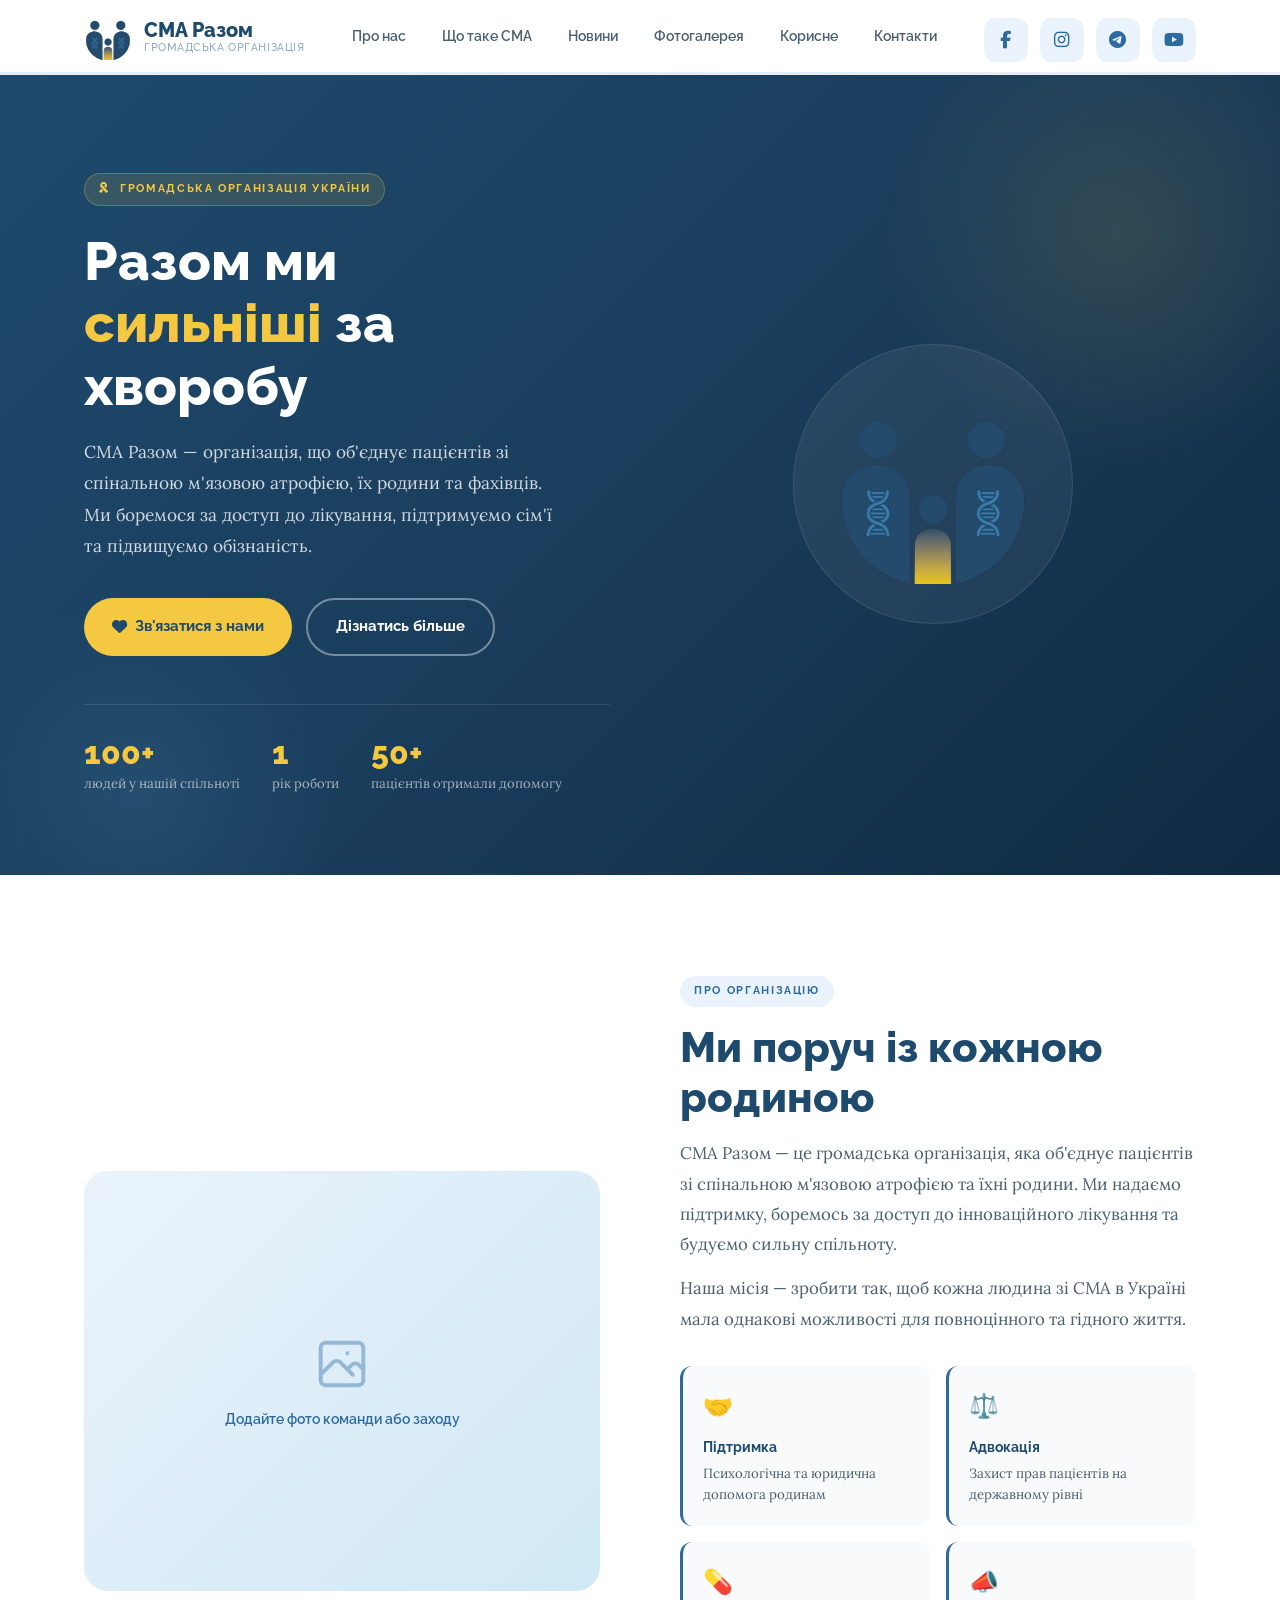
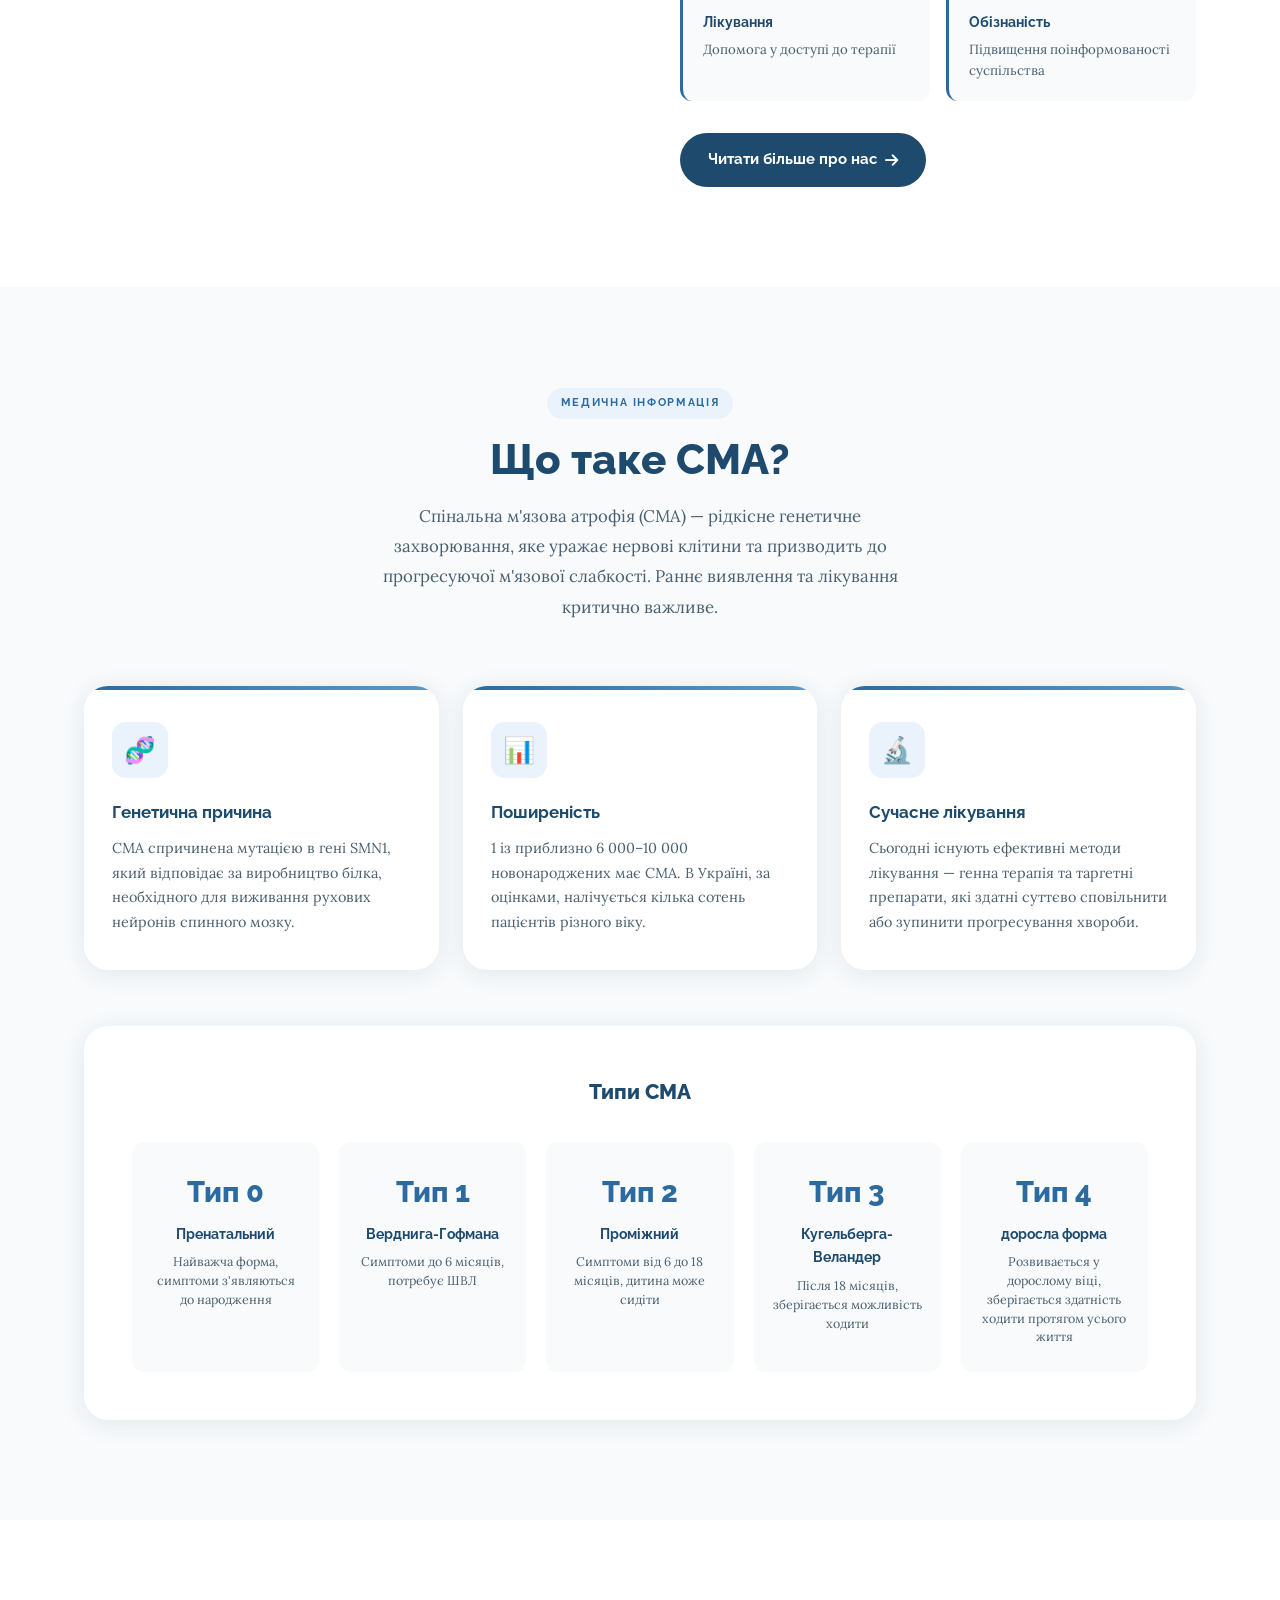
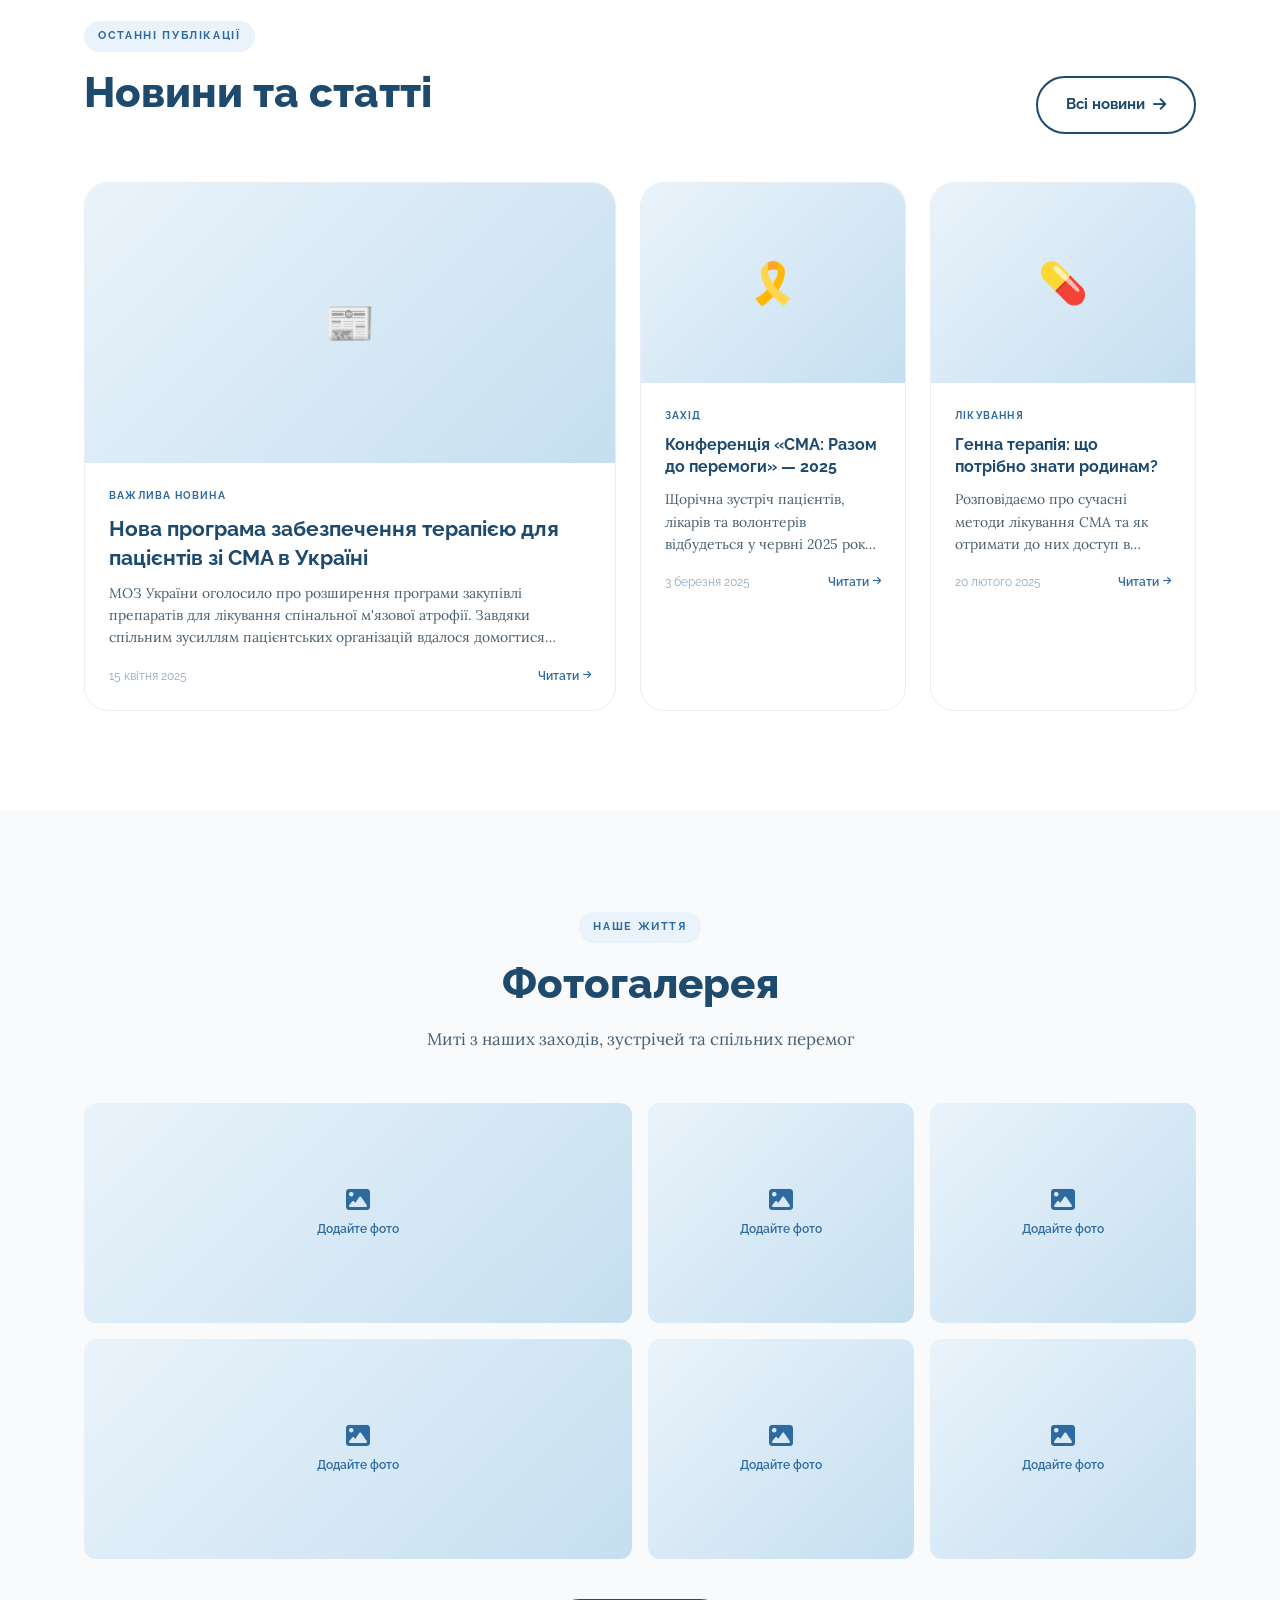
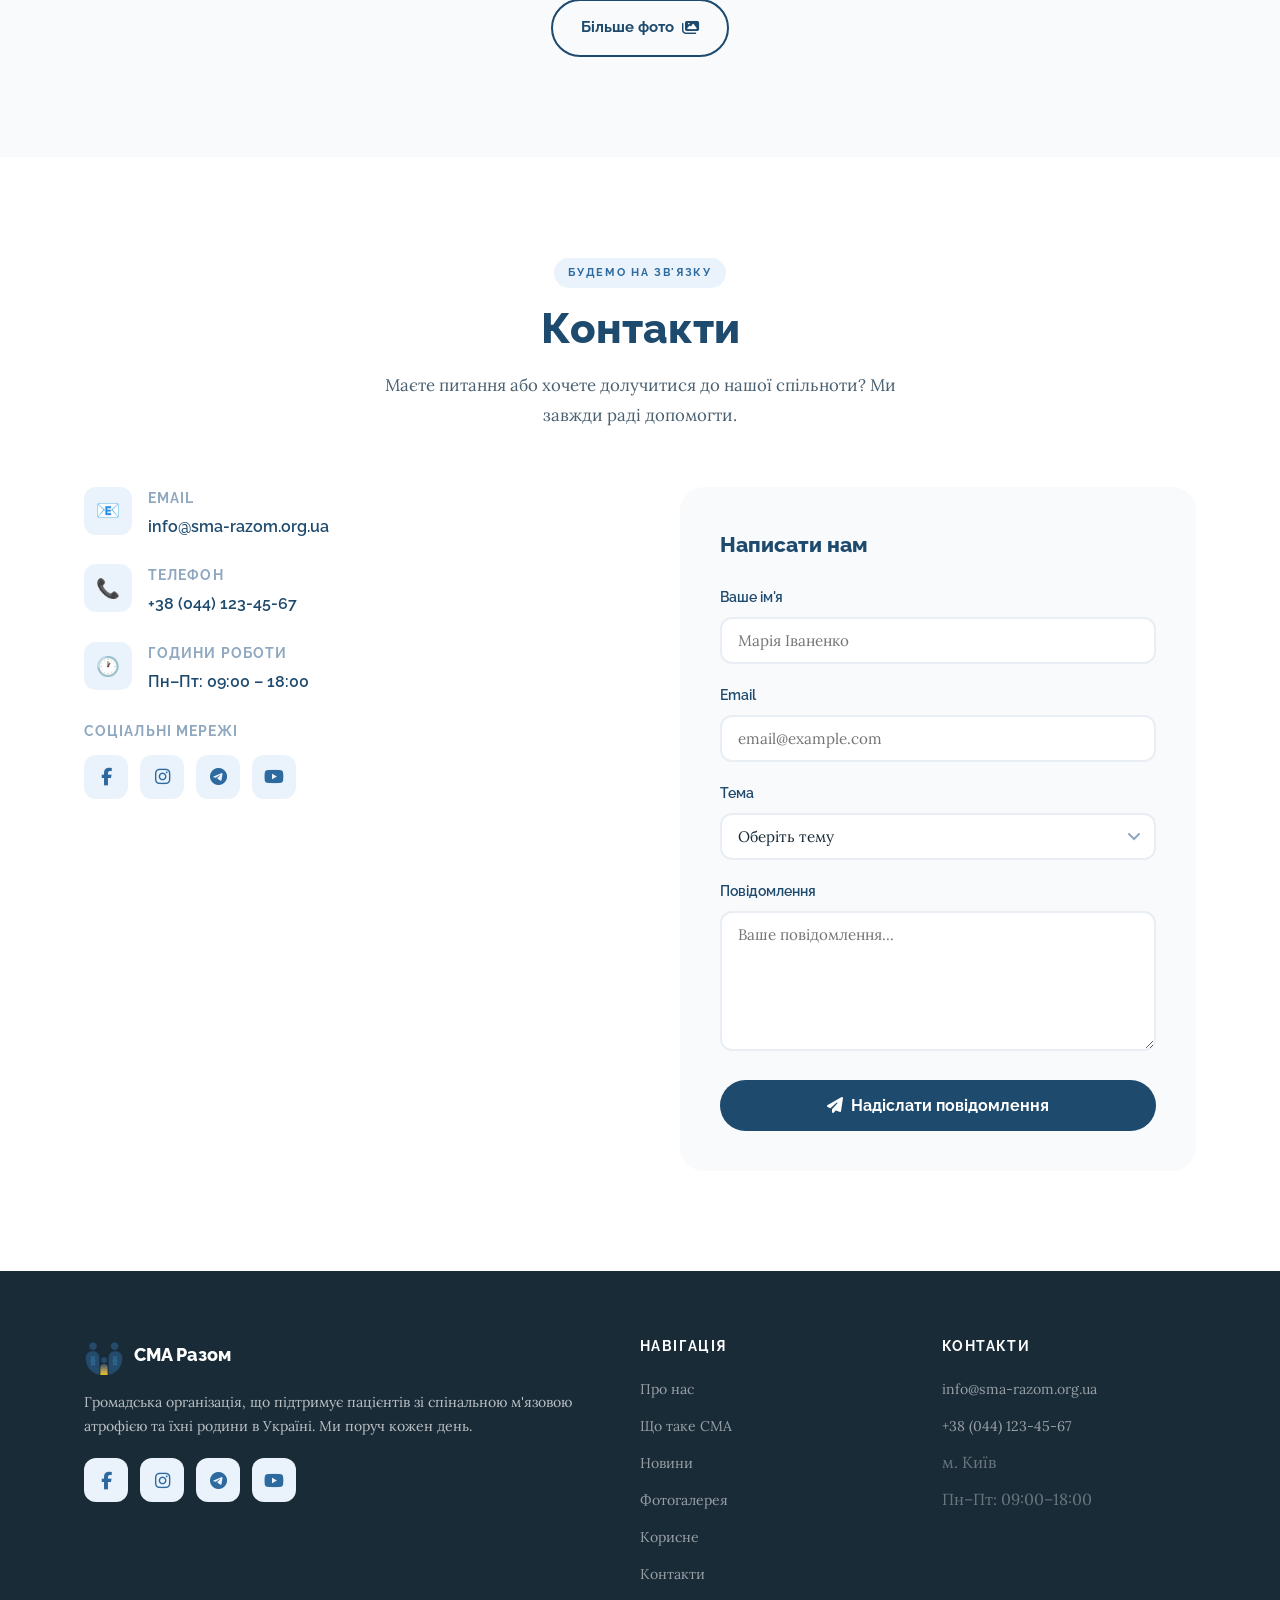
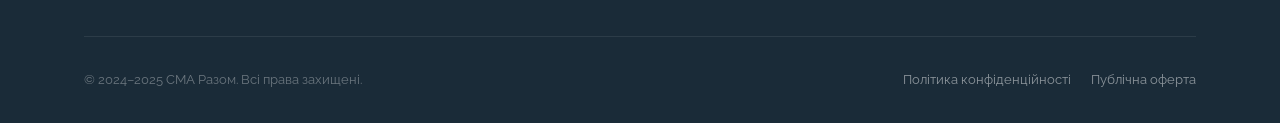
<file: index.html>
<!DOCTYPE html>
<html lang="uk">
<head>
  <meta charset="UTF-8" />
  <link rel="icon" type="image/x-icon" href="images/favicon.ico" />
  <link rel="icon" type="image/png" sizes="32x32" href="images/favicon-32.png" />
  <link rel="icon" type="image/png" sizes="16x16" href="images/favicon-16.png" />
  <link rel="apple-touch-icon" href="images/apple-touch-icon.png" />
  <meta name="viewport" content="width=device-width, initial-scale=1.0" />
  <meta name="description" content="СМА Разом — громадська організація підтримки людей зі спінальною м'язовою атрофією в Україні. Допомога, інформація, спільнота." />
  <title>СМА Разом — Громадська організація</title>
  <link rel="stylesheet" href="css/main.css" />
  <!-- Font Awesome для іконок -->
  <link rel="stylesheet" href="https://cdnjs.cloudflare.com/ajax/libs/font-awesome/6.5.0/css/all.min.css" />
</head>
<body>

  <!-- ==========================================
       HEADER / NAV
       ========================================== -->
  <header class="header" id="header">
    <div class="container">
      <nav class="nav">
        <a href="#" class="nav-logo">
          <img src="images/logo.png" alt="СМА Разом" />
          <div class="nav-logo-text">
            СМА Разом
            <span>Громадська організація</span>
          </div>
        </a>

        <ul class="nav-links">
          <li><a href="about.html">Про нас</a></li>
          <li><a href="sma.html">Що таке СМА</a></li>
          <li><a href="news.html">Новини</a></li>
          <li><a href="gallery.html">Фотогалерея</a></li>
          <li><a href="useful.html">Корисне</a></li>
          <li><a href="contacts.html">Контакти</a></li>
        </ul>
        <div class="social-links">
          <a href="#" class="social-link" title="Facebook"><i class="fa-brands fa-facebook-f"></i></a>
          <a href="#" class="social-link" title="Instagram"><i class="fa-brands fa-instagram"></i></a>
          <a href="#" class="social-link" title="Telegram"><i class="fa-brands fa-telegram"></i></a>
          <a href="#" class="social-link" title="YouTube"><i class="fa-brands fa-youtube"></i></a>
        </div>
        <button class="nav-burger" aria-label="Меню">
          <span></span><span></span><span></span>
        </button>
      </nav>
    </div>
  </header>

  <!-- Mobile Menu -->
  <div class="mobile-menu">
    <button class="mobile-menu-close" aria-label="Закрити">&times;</button>

    <div class="social-links">
      <a href="#" class="social-link" title="Facebook"><i class="fa-brands fa-facebook-f"></i></a>
      <a href="#" class="social-link" title="Instagram"><i class="fa-brands fa-instagram"></i></a>
      <a href="#" class="social-link" title="Telegram"><i class="fa-brands fa-telegram"></i></a>
      <a href="#" class="social-link" title="YouTube"><i class="fa-brands fa-youtube"></i></a>
    </div>

    <a href="about.html">Про нас</a>
    <a href="sma.html">Що таке СМА</a>
    <a href="news.html">Новини</a>
    <a href="gallery.html">Фотогалерея</a>
    <a href="useful.html">Корисне</a>
    <a href="contacts.html">Контакти</a>
  </div>

  <main>

    <!-- ==========================================
         HERO
         ========================================== -->
    <section class="hero" id="hero">
      <div class="container">
        <div class="hero-inner">
          <div class="hero-content">
            <div class="hero-tag">
              <i class="fa-solid fa-ribbon"></i>&nbsp; Громадська організація України
            </div>
            <h1>
              Разом ми<br>
              <em>сильніші</em> за<br>
              хворобу
            </h1>
            <p class="hero-lead">
              СМА Разом — організація, що об'єднує пацієнтів зі спінальною м'язовою атрофією, їх родини та фахівців. Ми боремося за доступ до лікування, підтримуємо сім'ї та підвищуємо обізнаність.
            </p>
            <div class="hero-actions">
              <a href="#contact" class="btn btn-gold">
                <i class="fa-solid fa-heart"></i> Зв'язатися з нами
              </a>
              <a href="about.html" class="btn btn-outline" style="border-color: rgba(255,255,255,0.4); color: white;">
                Дізнатись більше
              </a>
            </div>
            <div class="hero-stats">
              <div>
                <div class="hero-stat-num" data-count="100" data-suffix="+">100+</div>
                <div class="hero-stat-label">людей у нашій спільноті</div>
              </div>
              <div>
                <div class="hero-stat-num" data-count="1" data-suffix="">1</div>
                <div class="hero-stat-label">рік роботи</div>
              </div>
              <div>
                <div class="hero-stat-num" data-count="50" data-suffix="+">50+</div>
                <div class="hero-stat-label">пацієнтів отримали допомогу</div>
              </div>
            </div>
          </div>

          <div class="hero-visual">
            <div class="hero-logo-wrap">
              <img src="images/logo.png" alt="СМА Разом" />
            </div>
          </div>
        </div>
      </div>
    </section>

    <!-- ==========================================
         ABOUT
         ========================================== -->
    <section class="about" id="about">
      <div class="container">
        <div class="about-inner">
          <div class="about-img-wrap" data-aos>
            <div class="about-img-main">
              <!-- Замініть на реальне фото команди або захода -->
              <div class="about-img-placeholder">
                <svg width="64" height="64" fill="none" viewBox="0 0 24 24" stroke="currentColor">
                  <path stroke-linecap="round" stroke-linejoin="round" stroke-width="1.5"
                    d="M4 16l4.586-4.586a2 2 0 012.828 0L16 16m-2-2l1.586-1.586a2 2 0 012.828 0L20 14m-6-6h.01M6 20h12a2 2 0 002-2V6a2 2 0 00-2-2H6a2 2 0 00-2 2v12a2 2 0 002 2z" />
                </svg>
                Додайте фото команди або заходу
              </div>
            </div>
            <!--
              <div class="about-badge">
                <div class="about-badge-num">2025</div>
                <div class="about-badge-text">рік заснування</div>
            </div>
            -->
          </div>

          <div class="about-text">
            <div class="section-tag" data-aos>Про організацію</div>
            <h2 class="section-title" data-aos data-aos-delay="100">
              Ми поруч із кожною родиною
            </h2>
            <p class="section-lead" data-aos data-aos-delay="200">
              СМА Разом — це громадська організація, яка об'єднує пацієнтів зі спінальною м'язовою атрофією та їхні родини. Ми надаємо підтримку, боремось за доступ до інноваційного лікування та будуємо сильну спільноту.
            </p>
            <p class="section-lead" style="margin-top: 14px;" data-aos data-aos-delay="300">
              Наша місія — зробити так, щоб кожна людина зі СМА в Україні мала однакові можливості для повноцінного та гідного життя.
            </p>

            <div class="about-values" data-aos data-aos-delay="400">
              <div class="about-value">
                <div class="about-value-icon">🤝</div>
                <div class="about-value-title">Підтримка</div>
                <div class="about-value-text">Психологічна та юридична допомога родинам</div>
              </div>
              <div class="about-value">
                <div class="about-value-icon">⚖️</div>
                <div class="about-value-title">Адвокація</div>
                <div class="about-value-text">Захист прав пацієнтів на державному рівні</div>
              </div>
              <div class="about-value">
                <div class="about-value-icon">💊</div>
                <div class="about-value-title">Лікування</div>
                <div class="about-value-text">Допомога у доступі до терапії</div>
              </div>
              <div class="about-value">
                <div class="about-value-icon">📣</div>
                <div class="about-value-title">Обізнаність</div>
                <div class="about-value-text">Підвищення поінформованості суспільства</div>
              </div>
            </div>

            <div style="margin-top: 32px;" data-aos>
              <a href="about.html" class="btn btn-primary">
                Читати більше про нас <i class="fa-solid fa-arrow-right"></i>
              </a>
            </div>
          </div>
        </div>
      </div>
    </section>

    <!-- ==========================================
         WHAT IS SMA
         ========================================== -->
    <section class="sma" id="sma">
      <div class="container">
        <div class="sma-header">
          <div class="section-tag" data-aos>Медична інформація</div>
          <h2 class="section-title" data-aos data-aos-delay="100">Що таке СМА?</h2>
          <p class="section-lead" data-aos data-aos-delay="200">
            Спінальна м'язова атрофія (СМА) — рідкісне генетичне захворювання, яке уражає нервові клітини та призводить до прогресуючої м'язової слабкості. Раннє виявлення та лікування критично важливе.
          </p>
        </div>

        <div class="sma-grid">
          <div class="sma-card" data-aos>
            <div class="sma-card-icon">🧬</div>
            <div class="sma-card-title">Генетична причина</div>
            <div class="sma-card-text">
              СМА спричинена мутацією в гені SMN1, який відповідає за виробництво білка, необхідного для виживання рухових нейронів спинного мозку.
            </div>
          </div>
          <div class="sma-card" data-aos data-aos-delay="100">
            <div class="sma-card-icon">📊</div>
            <div class="sma-card-title">Поширеність</div>
            <div class="sma-card-text">
              1 із приблизно 6 000–10 000 новонароджених має СМА. В Україні, за оцінками, налічується кілька сотень пацієнтів різного віку.
            </div>
          </div>
          <div class="sma-card" data-aos data-aos-delay="200">
            <div class="sma-card-icon">🔬</div>
            <div class="sma-card-title">Сучасне лікування</div>
            <div class="sma-card-text">
              Сьогодні існують ефективні методи лікування — генна терапія та таргетні препарати, які здатні суттєво сповільнити або зупинити прогресування хвороби.
            </div>
          </div>
        </div>

        <div class="sma-types" data-aos>
          <div class="sma-types-title">Типи СМА</div>
          <div class="sma-types-grid">
            <div class="sma-type">
              <div class="sma-type-num">Тип 0</div>
              <div class="sma-type-name">Пренатальний</div>
              <div class="sma-type-desc">Найважча форма, симптоми з'являються до народження</div>
            </div>
            <div class="sma-type">
              <div class="sma-type-num">Тип 1</div>
              <div class="sma-type-name">Верднига-Гофмана</div>
              <div class="sma-type-desc">Симптоми до 6 місяців, потребує ШВЛ</div>
            </div>
            <div class="sma-type">
              <div class="sma-type-num">Тип 2</div>
              <div class="sma-type-name">Проміжний</div>
              <div class="sma-type-desc">Симптоми від 6 до 18 місяців, дитина може сидіти</div>
            </div>
            <div class="sma-type">
              <div class="sma-type-num">Тип 3</div>
              <div class="sma-type-name">Кугельберга-Веландер</div>
              <div class="sma-type-desc">Після 18 місяців, зберігається можливість ходити</div>
            </div>
            <div class="sma-type">
              <div class="sma-type-num">Тип 4</div>
              <div class="sma-type-name">доросла форма</div>
              <div class="sma-type-desc">Розвивається у дорослому віці, зберігається здатність ходити протягом усього життя</div>
            </div>
          </div>
        </div>
      </div>
    </section>

    <!-- ==========================================
         NEWS
         ========================================== -->
    <section class="news" id="news">
      <div class="container">
        <div class="news-header">
          <div>
            <div class="section-tag" data-aos>Останні публікації</div>
            <h2 class="section-title" data-aos data-aos-delay="100">Новини та статті</h2>
          </div>
          <a href="news.html" class="btn btn-outline" data-aos>
            Всі новини <i class="fa-solid fa-arrow-right"></i>
          </a>
        </div>

        <div class="news-grid">
          <!-- Картка 1 — велика (featured) -->
          <div class="news-card featured" data-aos>
            <div class="news-card-img">
              <!-- Замініть на <img src="..." alt="..."> -->
              📰
            </div>
            <div class="news-card-body">
              <div class="news-card-cat">Важлива новина</div>
              <h3 class="news-card-title">
                Нова програма забезпечення терапією для пацієнтів зі СМА в Україні
              </h3>
              <p class="news-card-text">
                МОЗ України оголосило про розширення програми закупівлі препаратів для лікування спінальної м'язової атрофії. Завдяки спільним зусиллям пацієнтських організацій вдалося домогтися значного прогресу.
              </p>
              <div class="news-card-meta">
                <span>15 квітня 2025</span>
                <a href="#" class="news-card-link">Читати <i class="fa-solid fa-arrow-right fa-xs"></i></a>
              </div>
            </div>
          </div>

          <!-- Картка 2 -->
          <div class="news-card" data-aos data-aos-delay="100">
            <div class="news-card-img">🎗️</div>
            <div class="news-card-body">
              <div class="news-card-cat">Захід</div>
              <h3 class="news-card-title">Конференція «СМА: Разом до перемоги» — 2025</h3>
              <p class="news-card-text">
                Щорічна зустріч пацієнтів, лікарів та волонтерів відбудеться у червні 2025 року в Києві.
              </p>
              <div class="news-card-meta">
                <span>3 березня 2025</span>
                <a href="#" class="news-card-link">Читати <i class="fa-solid fa-arrow-right fa-xs"></i></a>
              </div>
            </div>
          </div>

          <!-- Картка 3 -->
          <div class="news-card" data-aos data-aos-delay="200">
            <div class="news-card-img">💊</div>
            <div class="news-card-body">
              <div class="news-card-cat">Лікування</div>
              <h3 class="news-card-title">Генна терапія: що потрібно знати родинам?</h3>
              <p class="news-card-text">
                Розповідаємо про сучасні методи лікування СМА та як отримати до них доступ в Україні.
              </p>
              <div class="news-card-meta">
                <span>20 лютого 2025</span>
                <a href="#" class="news-card-link">Читати <i class="fa-solid fa-arrow-right fa-xs"></i></a>
              </div>
            </div>
          </div>
        </div>
      </div>
    </section>

    <!-- ==========================================
         GALLERY
         ========================================== -->
    <section class="gallery" id="gallery">
      <div class="container">
        <div class="gallery-header">
          <div class="section-tag" data-aos>Наше життя</div>
          <h2 class="section-title" data-aos data-aos-delay="100">Фотогалерея</h2>
          <p class="section-lead" style="margin: 0 auto;" data-aos data-aos-delay="200">
            Миті з наших заходів, зустрічей та спільних перемог
          </p>
        </div>

        <div class="gallery-grid">
          <!-- Для кожного елемента замініть вміст на <img src="..." alt="..."> -->
          <div class="gallery-item" data-aos>
            <div class="gallery-item-placeholder">
              <i class="fa-solid fa-image fa-2x"></i>
              Додайте фото
            </div>
            <div class="gallery-overlay"><i class="fa-solid fa-magnifying-glass-plus"></i></div>
          </div>
          <div class="gallery-item" data-aos data-aos-delay="100">
            <div class="gallery-item-placeholder">
              <i class="fa-solid fa-image fa-2x"></i>
              Додайте фото
            </div>
            <div class="gallery-overlay"><i class="fa-solid fa-magnifying-glass-plus"></i></div>
          </div>
          <div class="gallery-item" data-aos data-aos-delay="200">
            <div class="gallery-item-placeholder">
              <i class="fa-solid fa-image fa-2x"></i>
              Додайте фото
            </div>
            <div class="gallery-overlay"><i class="fa-solid fa-magnifying-glass-plus"></i></div>
          </div>
          <div class="gallery-item" data-aos data-aos-delay="300">
            <div class="gallery-item-placeholder">
              <i class="fa-solid fa-image fa-2x"></i>
              Додайте фото
            </div>
            <div class="gallery-overlay"><i class="fa-solid fa-magnifying-glass-plus"></i></div>
          </div>
          <div class="gallery-item" data-aos data-aos-delay="100">
            <div class="gallery-item-placeholder">
              <i class="fa-solid fa-image fa-2x"></i>
              Додайте фото
            </div>
            <div class="gallery-overlay"><i class="fa-solid fa-magnifying-glass-plus"></i></div>
          </div>
          <div class="gallery-item" data-aos data-aos-delay="200">
            <div class="gallery-item-placeholder">
              <i class="fa-solid fa-image fa-2x"></i>
              Додайте фото
            </div>
            <div class="gallery-overlay"><i class="fa-solid fa-magnifying-glass-plus"></i></div>
          </div>
        </div>

        <div style="text-align: center; margin-top: 40px;" data-aos>
          <a href="#" class="btn btn-outline">
            Більше фото <i class="fa-solid fa-images"></i>
          </a>
        </div>
      </div>
    </section>

    <!-- ==========================================
         DONATE

          <section class="donate" id="donate">
      <div class="container">
        <div class="donate-inner">
          <div data-aos>
            <div class="hero-tag" style="margin-bottom: 20px;">
              <i class="fa-solid fa-hand-holding-heart"></i>&nbsp; Долучитися
            </div>
            <h2>
              Ваша підтримка<br>
              <em>рятує життя</em>
            </h2>
            <p class="donate-lead">
              Кожна гривня наближає нас до мети — забезпечити кожну дитину зі СМА в Україні доступом до лікування. Ваша допомога важлива, незалежно від суми.
            </p>
            <div class="donate-actions">
              <a href="#" class="btn btn-gold">
                <i class="fa-solid fa-heart"></i> Задонатити зараз
              </a>
              <a href="#contact" class="btn btn-outline" style="border-color: rgba(255,255,255,0.4); color: white;">
                Інші способи допомогти
              </a>
            </div>
          </div>

          <div class="donate-ways" data-aos data-aos-delay="200">
            <div class="donate-way">
              <div class="donate-way-icon">💳</div>
              <div>
                <div class="donate-way-title">Онлайн-переказ</div>
                <div class="donate-way-text">Швидко та безпечно через картку будь-якого банку</div>
              </div>
            </div>
            <div class="donate-way">
              <div class="donate-way-icon">🏦</div>
              <div>
                <div class="donate-way-title">Банківський переказ</div>
                <div class="donate-way-text">Реквізити для юридичних та фізичних осіб</div>
              </div>
            </div>
            <div class="donate-way">
              <div class="donate-way-icon">📱</div>
              <div>
                <div class="donate-way-title">Monobank / Приват</div>
                <div class="donate-way-text">Переказ через мобільний банк за номером картки</div>
              </div>
            </div>
            <div class="donate-way">
              <div class="donate-way-icon">🤲</div>
              <div>
                <div class="donate-way-title">Волонтерство</div>
                <div class="donate-way-text">Долучайтесь до нашої команди — ваш час теж допомагає</div>
              </div>
            </div>
          </div>
        </div>
      </div>
    </section>
         ========================================== -->

    <!-- ==========================================
         CONTACT
         ========================================== -->
    <section class="contact" id="contact">
      <div class="container">
        <div style="text-align: center; margin-bottom: 56px;">
          <div class="section-tag" data-aos>Будемо на зв'язку</div>
          <h2 class="section-title" data-aos data-aos-delay="100">Контакти</h2>
          <p class="section-lead" style="margin: 0 auto;" data-aos data-aos-delay="200">
            Маєте питання або хочете долучитися до нашої спільноти? Ми завжди раді допомогти.
          </p>
        </div>

        <div class="contact-inner">
          <div class="contact-info" data-aos>
            <div class="contact-item">
              <div class="contact-icon">📧</div>
              <div>
                <div class="contact-label">Email</div>
                <div class="contact-val">
                  <a href="mailto:info@sma-razom.org.ua">info@sma-razom.org.ua</a>
                </div>
              </div>
            </div>
            <div class="contact-item">
              <div class="contact-icon">📞</div>
              <div>
                <div class="contact-label">Телефон</div>
                <div class="contact-val">
                  <a href="tel:+380441234567">+38 (044) 123-45-67</a>
                </div>
              </div>
            </div>
            <div class="contact-item">
              <div class="contact-icon">🕐</div>
              <div>
                <div class="contact-label">Години роботи</div>
                <div class="contact-val">Пн–Пт: 09:00 – 18:00</div>
              </div>
            </div>

            <div>
              <div class="contact-label" style="margin-bottom: 12px;">Соціальні мережі</div>
              <div class="social-links">
                <a href="#" class="social-link" title="Facebook">
                  <i class="fa-brands fa-facebook-f"></i>
                </a>
                <a href="#" class="social-link" title="Instagram">
                  <i class="fa-brands fa-instagram"></i>
                </a>
                <a href="#" class="social-link" title="Telegram">
                  <i class="fa-brands fa-telegram"></i>
                </a>
                <a href="#" class="social-link" title="YouTube">
                  <i class="fa-brands fa-youtube"></i>
                </a>
              </div>
            </div>
          </div>

          <div class="contact-form" data-aos data-aos-delay="200">
            <h3>Написати нам</h3>
            <form>
              <div class="form-group">
                <label for="name">Ваше ім'я</label>
                <input type="text" id="name" name="name" placeholder="Марія Іваненко" required />
              </div>
              <div class="form-group">
                <label for="email">Email</label>
                <input type="email" id="email" name="email" placeholder="email@example.com" required />
              </div>
              <div class="form-group">
                <label for="subject">Тема</label>
                <select id="subject" name="subject">
                  <option value="">Оберіть тему</option>
                  <option>Потребую підтримки / консультації</option>
                  <option>Хочу стати волонтером</option>
                  <option>Питання щодо лікування</option>
                  <option>Партнерство / ЗМІ</option>
                  <option>Інше</option>
                </select>
              </div>
              <div class="form-group">
                <label for="message">Повідомлення</label>
                <textarea id="message" name="message" placeholder="Ваше повідомлення..." required></textarea>
              </div>
              <button type="submit" class="btn btn-primary form-submit">
                <i class="fa-solid fa-paper-plane"></i> Надіслати повідомлення
              </button>
            </form>
          </div>
        </div>
      </div>
    </section>

  </main>

  <!-- ==========================================
       FOOTER
       ========================================== -->
  <footer class="footer">
    <div class="container">
      <div class="footer-top">
        <div class="footer-brand">
          <div class="footer-logo">
            <img src="images/logo.png" alt="СМА Разом" />
            <div class="footer-logo-name">СМА Разом</div>
          </div>
          <p class="footer-desc">
            Громадська організація, що підтримує пацієнтів зі спінальною м'язовою атрофією та їхні родини в Україні. Ми поруч кожен день.
          </p>
          <div class="social-links">
            <a href="#" class="social-link" title="Facebook"><i class="fa-brands fa-facebook-f"></i></a>
            <a href="#" class="social-link" title="Instagram"><i class="fa-brands fa-instagram"></i></a>
            <a href="#" class="social-link" title="Telegram"><i class="fa-brands fa-telegram"></i></a>
            <a href="#" class="social-link" title="YouTube"><i class="fa-brands fa-youtube"></i></a>
          </div>
        </div>

        <div>
          <div class="footer-col-title">Навігація</div>
          <ul class="footer-links">
            <li><a href="/about.html">Про нас</a></li>
            <li><a href="/sma.html">Що таке СМА</a></li>
            <li><a href="/news.html">Новини</a></li>
            <li><a href="/gallery.html">Фотогалерея</a></li>
            <li><a href="/useful.html">Корисне</a></li>
            <li><a href="/contacts.html">Контакти</a></li>
          </ul>
        </div>


        <div>
          <div class="footer-col-title">Контакти</div>
          <ul class="footer-links">
            <li><a href="mailto:info@sma-razom.org.ua">info@sma-razom.org.ua</a></li>
            <li><a href="tel:+380441234567">+38 (044) 123-45-67</a></li>
            <li style="color: rgba(255,255,255,0.35);">м. Київ</li>
            <li style="color: rgba(255,255,255,0.35);">Пн–Пт: 09:00–18:00</li>
          </ul>
        </div>
      </div>

      <div class="footer-bottom">
        <span>© 2024–2025 СМА Разом. Всі права захищені.</span>
        <div style="display: flex; gap: 20px;">
          <a href="#">Політика конфіденційності</a>
          <a href="#">Публічна оферта</a>
        </div>
      </div>
    </div>
  </footer>

  <!-- Scroll to top button -->
  <button class="scroll-top" aria-label="Вгору">
    <i class="fa-solid fa-arrow-up"></i>
  </button>

  <script src="js/main.js"></script>
</body>
</html>
</file>
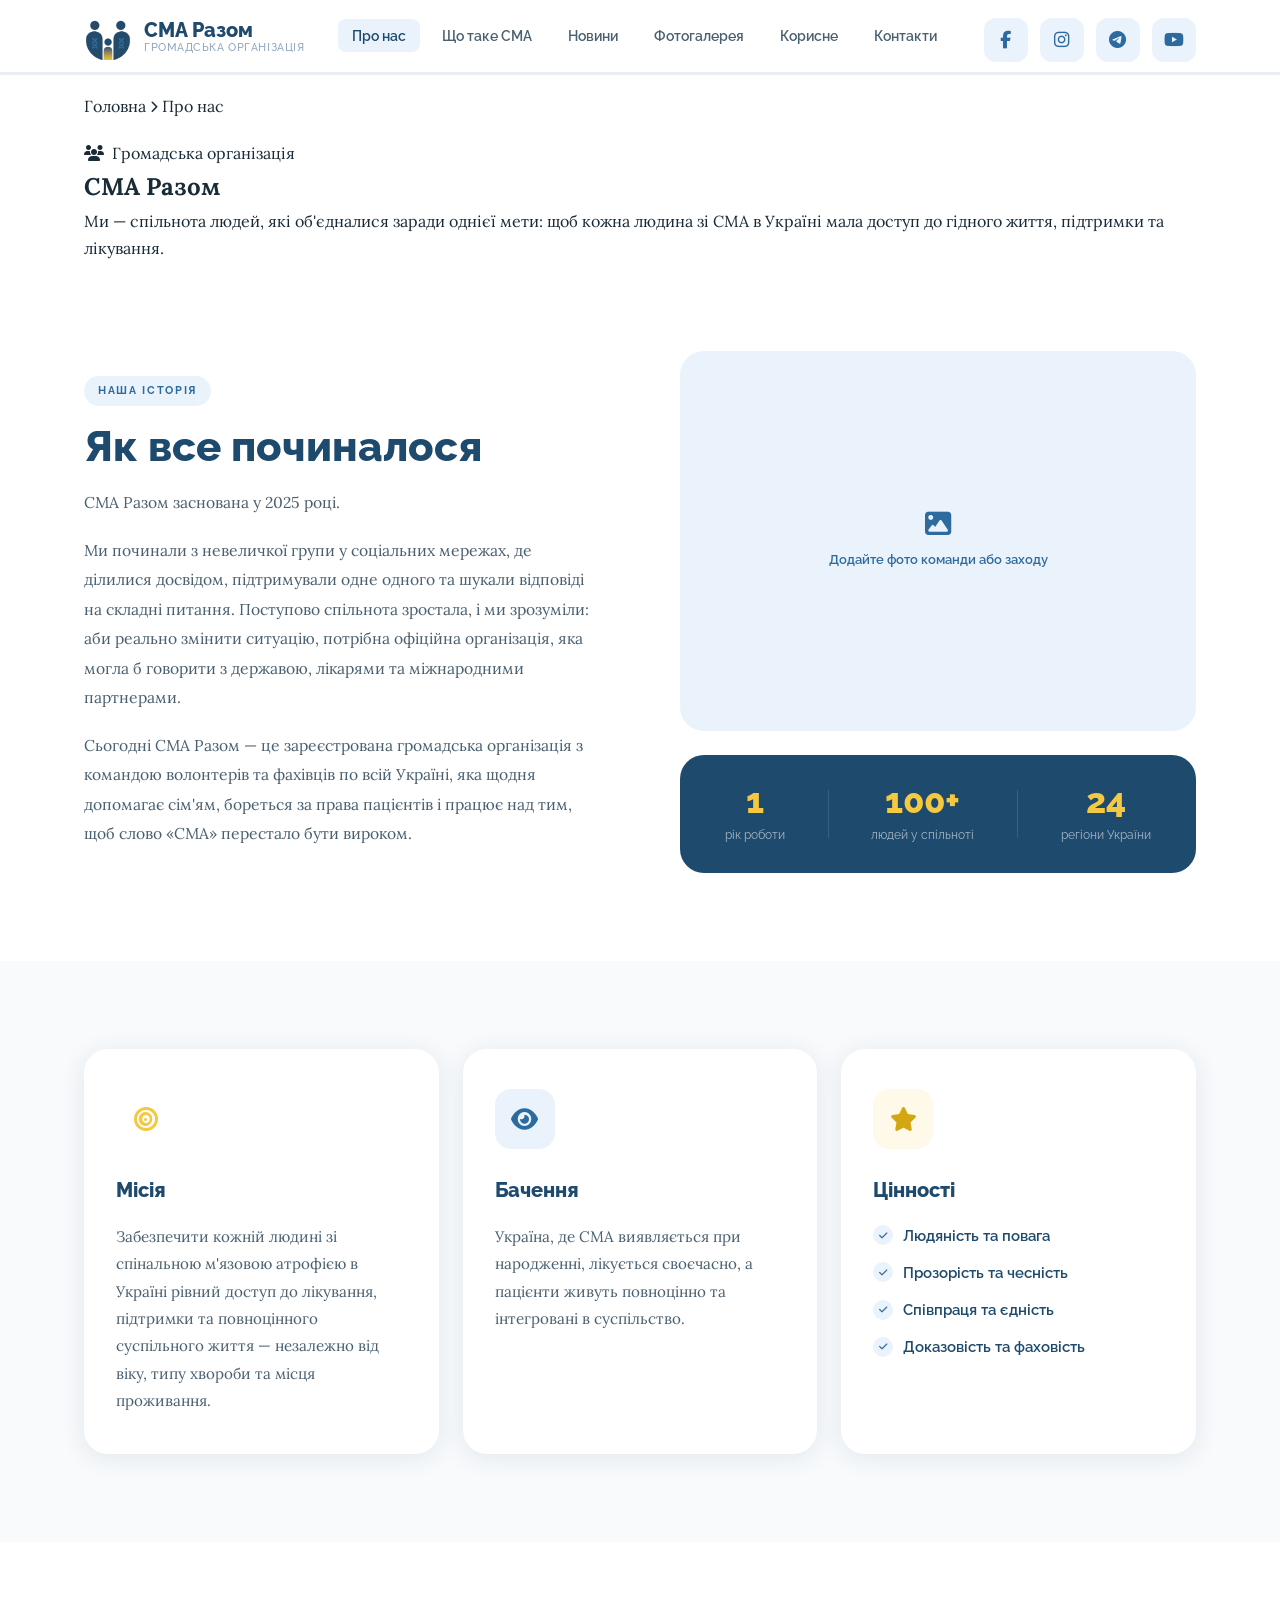
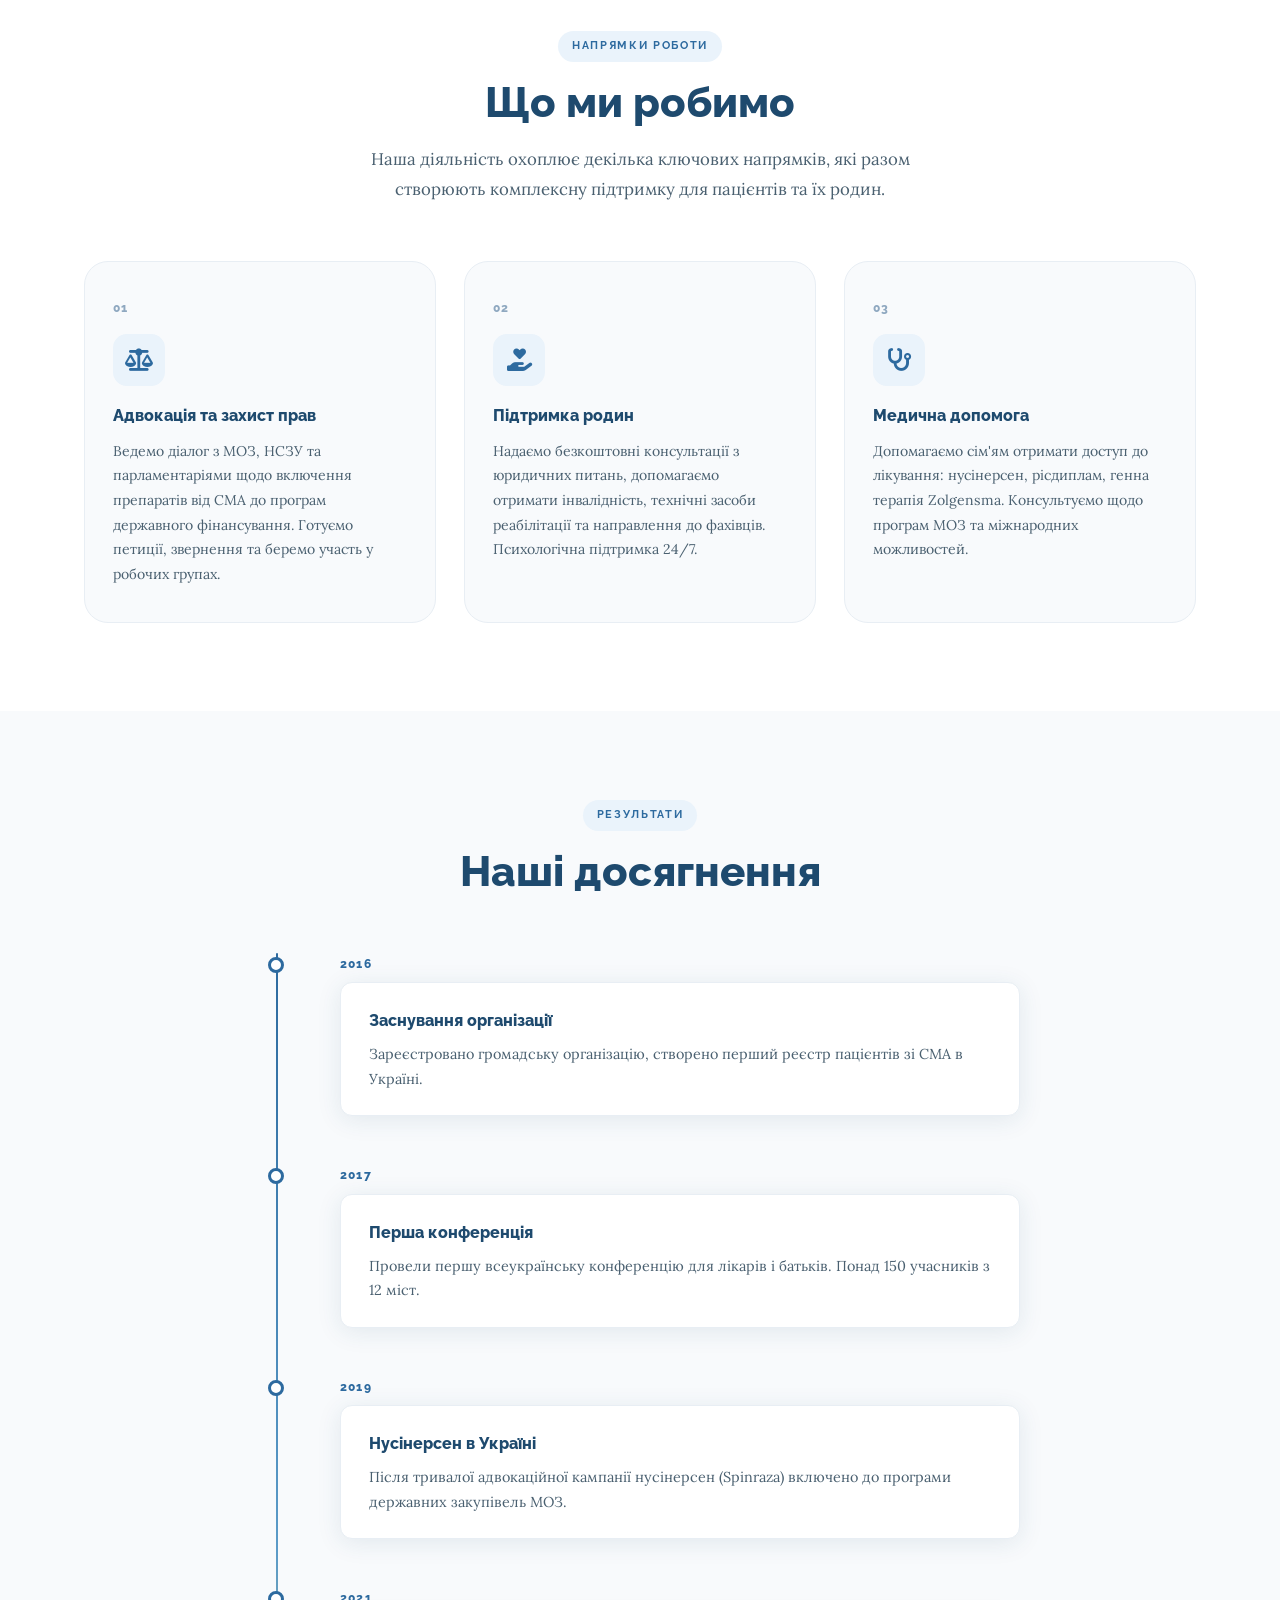
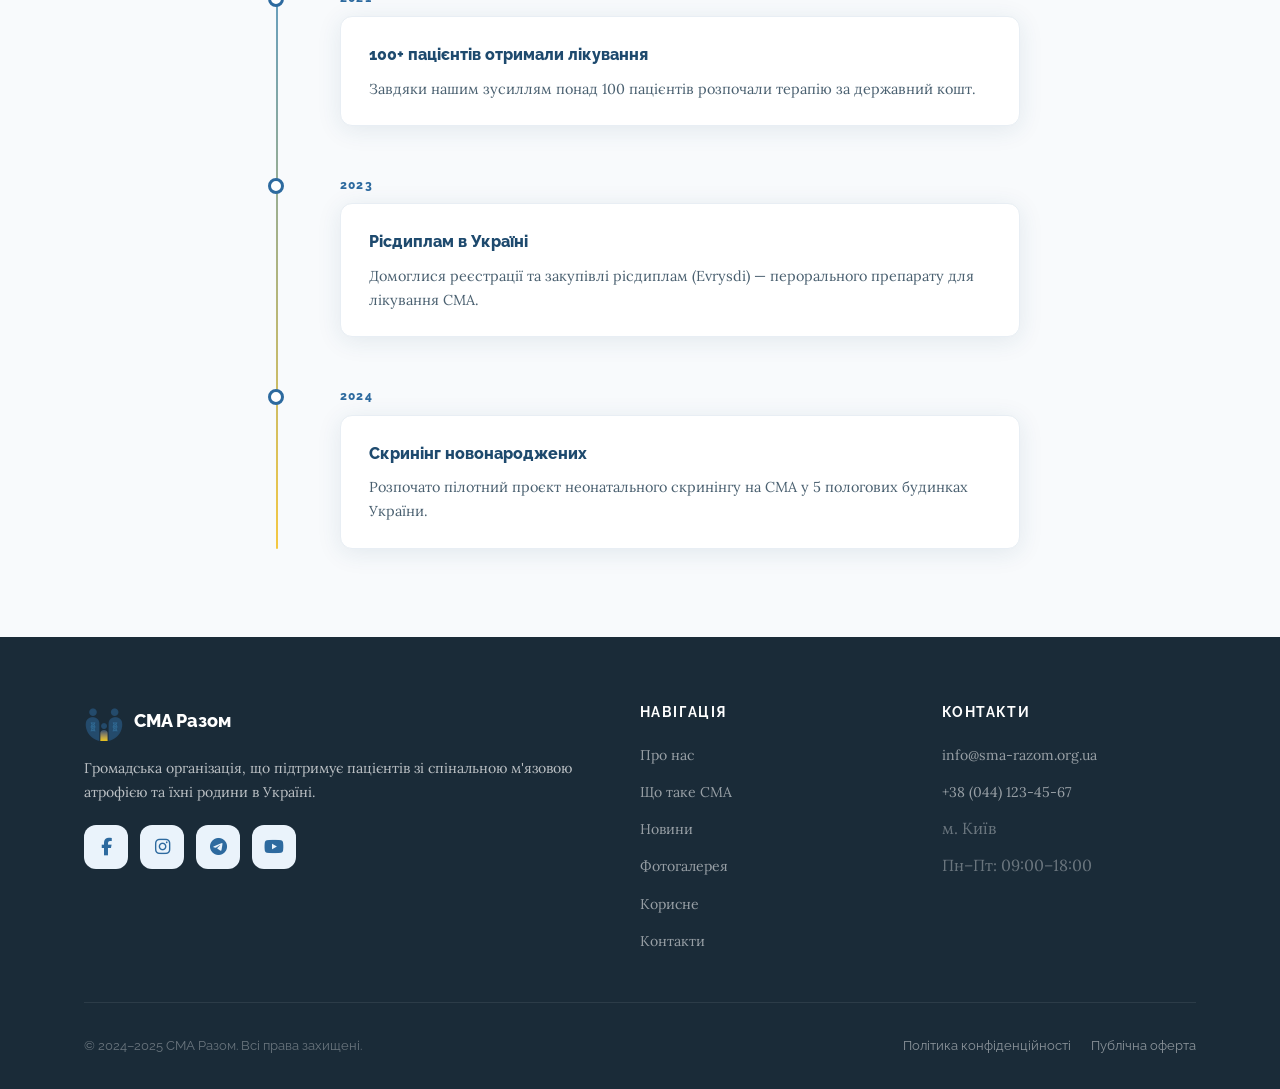
<file: about.html>
<!DOCTYPE html>
<html lang="uk">
<head>
  <meta charset="UTF-8" />
  <link rel="icon" type="image/x-icon" href="images/favicon.ico" />
  <link rel="icon" type="image/png" sizes="32x32" href="images/favicon-32.png" />
  <link rel="icon" type="image/png" sizes="16x16" href="images/favicon-16.png" />
  <link rel="apple-touch-icon" href="images/apple-touch-icon.png" />
  <meta name="viewport" content="width=device-width, initial-scale=1.0" />
  <meta name="description" content="Про організацію СМА Разом — наша місія, команда, партнери та цінності." />
  <title>Про нас — СМА Разом</title>
  <link rel="stylesheet" href="css/main.css" />
  <link rel="stylesheet" href="https://cdnjs.cloudflare.com/ajax/libs/font-awesome/6.5.0/css/all.min.css" />
</head>
<body>

  <!-- HEADER -->
  <header class="header" id="header">
    <div class="container">
      <nav class="nav">
        <a href="index.html" class="nav-logo">
          <img src="images/logo.png" alt="СМА Разом" />
          <div class="nav-logo-text">
            СМА Разом
            <span>Громадська організація</span>
          </div>
        </a>
        <ul class="nav-links">
          <li><a href="about.html" class="current">Про нас</a></li>
          <li><a href="sma.html">Що таке СМА</a></li>
          <li><a href="news.html">Новини</a></li>
          <li><a href="gallery.html">Фотогалерея</a></li>
          <li><a href="useful.html">Корисне</a></li>
          <li><a href="contacts.html">Контакти</a></li>
        </ul>
          <div class="social-links">
            <a href="#" class="social-link"><i class="fa-brands fa-facebook-f"></i></a>
            <a href="#" class="social-link"><i class="fa-brands fa-instagram"></i></a>
            <a href="#" class="social-link"><i class="fa-brands fa-telegram"></i></a>
            <a href="#" class="social-link"><i class="fa-brands fa-youtube"></i></a>
          </div>
        <button class="nav-burger" aria-label="Меню">
          <span></span><span></span><span></span>
        </button>
      </nav>
    </div>
  </header>

  <div class="mobile-menu">
    <button class="mobile-menu-close">&times;</button>
    <div class="social-links">
      <a href="#" class="social-link" title="Facebook"><i class="fa-brands fa-facebook-f"></i></a>
      <a href="#" class="social-link" title="Instagram"><i class="fa-brands fa-instagram"></i></a>
      <a href="#" class="social-link" title="Telegram"><i class="fa-brands fa-telegram"></i></a>
      <a href="#" class="social-link" title="YouTube"><i class="fa-brands fa-youtube"></i></a>
    </div>
    <a href="about.html">Про нас</a>
    <a href="sma.html">Що таке СМА</a>
    <a href="news.html">Новини</a>
    <a href="gallery.html">Фотогалерея</a>
    <a href="useful.html">Корисне</a>
    <a href="contacts.html">Контакти</a>
  </div>

  <main>

    <!-- PAGE HERO -->
    <section class="page-hero">
      <div class="container">
        <div class="page-hero-inner">
          <div class="breadcrumb">
            <a href="index.html">Головна</a>
            <span><i class="fa-solid fa-chevron-right fa-xs"></i></span>
            <span>Про нас</span>
          </div>
          <div class="page-hero-tag">
            <i class="fa-solid fa-users"></i>&nbsp; Громадська організація
          </div>
          <h1>СМА Разом</h1>
          <p class="page-hero-lead">
            Ми — спільнота людей, які об'єдналися заради однієї мети: щоб кожна людина зі СМА в Україні мала доступ до гідного життя, підтримки та лікування.
          </p>
        </div>
      </div>
    </section>

    <!-- INTRO -->
    <section class="about-intro">
      <div class="container">
        <div class="about-intro-grid">
          <div class="about-intro-text" data-aos>
            <div class="section-tag">Наша історія</div>
            <h2 class="section-title">Як все починалося</h2>
            <p>СМА Разом заснована у 2025 році.</p>
            <p>Ми починали з невеличкої групи у соціальних мережах, де ділилися досвідом, підтримували одне одного та шукали відповіді на складні питання. Поступово спільнота зростала, і ми зрозуміли: аби реально змінити ситуацію, потрібна офіційна організація, яка могла б говорити з державою, лікарями та міжнародними партнерами.</p>
            <p>Сьогодні СМА Разом — це зареєстрована громадська організація з командою волонтерів та фахівців по всій Україні, яка щодня допомагає сім'ям, бореться за права пацієнтів і працює над тим, щоб слово «СМА» перестало бути вироком.</p>
          </div>
          <div class="about-intro-visual" data-aos data-aos-delay="200">
            <div class="about-intro-img">
              <!-- Замініть на реальне фото: <img src="images/about-photo.jpg" alt="..."> -->
              <div class="img-placeholder">
                <i class="fa-solid fa-image fa-2x"></i>
                <span>Додайте фото команди або заходу</span>
              </div>
            </div>
            <div class="about-stats-card">
              <div class="about-stat">
                <div class="about-stat-num" data-count="1" data-suffix="">1</div>
                <div class="about-stat-label">рік роботи</div>
              </div>
              <div class="about-stat-divider"></div>
              <div class="about-stat">
                <div class="about-stat-num" data-count="100" data-suffix="+">100+</div>
                <div class="about-stat-label">людей у спільноті</div>
              </div>
              <div class="about-stat-divider"></div>
              <div class="about-stat">
                <div class="about-stat-num" data-count="24" data-suffix="">24</div>
                <div class="about-stat-label">регіони України</div>
              </div>
            </div>
          </div>
        </div>
      </div>
    </section>

    <!-- МІСІЯ / БАЧЕННЯ / ЦІННОСТІ -->
    <section class="mission-section">
      <div class="container">
        <div class="mission-grid">
          <div class="mission-card" data-aos>
            <div class="mission-icon"><i class="fa-solid fa-bullseye"></i></div>
            <h3>Місія</h3>
            <p>Забезпечити кожній людині зі спінальною м'язовою атрофією в Україні рівний доступ до лікування, підтримки та повноцінного суспільного життя — незалежно від віку, типу хвороби та місця проживання.</p>
          </div>
          <div class="mission-card" data-aos data-aos-delay="100">
            <div class="mission-icon mission-icon--light"><i class="fa-solid fa-eye"></i></div>
            <h3>Бачення</h3>
            <p>Україна, де СМА виявляється при народженні, лікується своєчасно, а пацієнти живуть повноцінно та інтегровані в суспільство.</p>
          </div>
          <div class="mission-card" data-aos data-aos-delay="200">
            <div class="mission-icon mission-icon--gold"><i class="fa-solid fa-star"></i></div>
            <h3>Цінності</h3>
            <ul class="mission-values-list">
              <li><i class="fa-solid fa-check"></i> Людяність та повага</li>
              <li><i class="fa-solid fa-check"></i> Прозорість та чесність</li>
              <li><i class="fa-solid fa-check"></i> Співпраця та єдність</li>
              <li><i class="fa-solid fa-check"></i> Доказовість та фаховість</li>
            </ul>
          </div>
        </div>
      </div>
    </section>

    <!-- ЩО МИ РОБИМО -->
    <section class="what-we-do">
      <div class="container">
        <div class="section-center" data-aos>
          <div class="section-tag">Напрямки роботи</div>
          <h2 class="section-title">Що ми робимо</h2>
          <p class="section-lead" style="margin: 0 auto;">
            Наша діяльність охоплює декілька ключових напрямків, які разом створюють комплексну підтримку для пацієнтів та їх родин.
          </p>
        </div>
        <div class="directions-grid">
          <div class="direction-card" data-aos>
            <div class="direction-num">01</div>
            <div class="direction-icon"><i class="fa-solid fa-scale-balanced"></i></div>
            <h3>Адвокація та захист прав</h3>
            <p>Ведемо діалог з МОЗ, НСЗУ та парламентаріями щодо включення препаратів від СМА до програм державного фінансування. Готуємо петиції, звернення та беремо участь у робочих групах.</p>
          </div>
          <div class="direction-card" data-aos data-aos-delay="100">
            <div class="direction-num">02</div>
            <div class="direction-icon"><i class="fa-solid fa-hand-holding-heart"></i></div>
            <h3>Підтримка родин</h3>
            <p>Надаємо безкоштовні консультації з юридичних питань, допомагаємо отримати інвалідність, технічні засоби реабілітації та направлення до фахівців. Психологічна підтримка 24/7.</p>
          </div>
          <div class="direction-card" data-aos data-aos-delay="200">
            <div class="direction-num">03</div>
            <div class="direction-icon"><i class="fa-solid fa-stethoscope"></i></div>
            <h3>Медична допомога</h3>
            <p>Допомагаємо сім'ям отримати доступ до лікування: нусінерсен, рісдиплам, генна терапія Zolgensma. Консультуємо щодо програм МОЗ та міжнародних можливостей.</p>
          </div>
        </div>
      </div>
    </section>

    <!-- ДОСЯГНЕННЯ / ТАЙМЛАЙН -->
    <section class="achievements">
      <div class="container">
        <div class="section-center" data-aos>
          <div class="section-tag">Результати</div>
          <h2 class="section-title">Наші досягнення</h2>
        </div>
        <div class="timeline">
          <div class="timeline-item" data-aos>
            <div class="timeline-dot"></div>
            <div class="timeline-year">2016</div>
            <div class="timeline-content">
              <h4>Заснування організації</h4>
              <p>Зареєстровано громадську організацію, створено перший реєстр пацієнтів зі СМА в Україні.</p>
            </div>
          </div>
          <div class="timeline-item" data-aos>
            <div class="timeline-dot"></div>
            <div class="timeline-year">2017</div>
            <div class="timeline-content">
              <h4>Перша конференція</h4>
              <p>Провели першу всеукраїнську конференцію для лікарів і батьків. Понад 150 учасників з 12 міст.</p>
            </div>
          </div>
          <div class="timeline-item" data-aos>
            <div class="timeline-dot"></div>
            <div class="timeline-year">2019</div>
            <div class="timeline-content">
              <h4>Нусінерсен в Україні</h4>
              <p>Після тривалої адвокаційної кампанії нусінерсен (Spinraza) включено до програми державних закупівель МОЗ.</p>
            </div>
          </div>
          <div class="timeline-item" data-aos>
            <div class="timeline-dot"></div>
            <div class="timeline-year">2021</div>
            <div class="timeline-content">
              <h4>100+ пацієнтів отримали лікування</h4>
              <p>Завдяки нашим зусиллям понад 100 пацієнтів розпочали терапію за державний кошт.</p>
            </div>
          </div>
          <div class="timeline-item" data-aos>
            <div class="timeline-dot"></div>
            <div class="timeline-year">2023</div>
            <div class="timeline-content">
              <h4>Рісдиплам в Україні</h4>
              <p>Домоглися реєстрації та закупівлі рісдиплам (Evrysdi) — перорального препарату для лікування СМА.</p>
            </div>
          </div>
          <div class="timeline-item" data-aos>
            <div class="timeline-dot"></div>
            <div class="timeline-year">2024</div>
            <div class="timeline-content">
              <h4>Скринінг новонароджених</h4>
              <p>Розпочато пілотний проєкт неонатального скринінгу на СМА у 5 пологових будинках України.</p>
            </div>
          </div>
        </div>
      </div>
    </section>

    <!-- КОМАНДА 
    <section class="team-section">
      <div class="container">
        <div class="section-center" data-aos>
          <div class="section-tag">Люди</div>
          <h2 class="section-title">Наша команда</h2>
          <p class="section-lead" style="margin: 0 auto;">За кожним успіхом організації стоять живі люди — батьки, фахівці та волонтери, об'єднані спільною метою.</p>
        </div>
        <div class="team-grid">
          <div class="team-card" data-aos>
            <div class="team-card-photo">
             <img src="images/team-1.jpg" alt="Ім'я Прізвище"> 
              👩
            </div>
            <div class="team-card-body">
              <div class="team-card-name">Ім'я Прізвище</div>
              <div class="team-card-role">Голова організації</div>
              <div class="team-card-bio">Мама дитини зі СМА, юрист за освітою. Очолює організацію з 2016 року, веде переговори з державними органами.</div>
            </div>
          </div>
          <div class="team-card" data-aos data-aos-delay="100">
            <div class="team-card-photo">👨</div>
            <div class="team-card-body">
              <div class="team-card-name">Ім'я Прізвище</div>
              <div class="team-card-role">Медичний координатор</div>
              <div class="team-card-bio">Лікар-невролог, спеціаліст з нейром'язових захворювань. Консультує родини та співпрацює з клініками.</div>
            </div>
          </div>
          <div class="team-card" data-aos data-aos-delay="200">
            <div class="team-card-photo">👩</div>
            <div class="team-card-body">
              <div class="team-card-name">Ім'я Прізвище</div>
              <div class="team-card-role">Координатор допомоги</div>
              <div class="team-card-bio">Відповідає за роботу з родинами, організацію гарячої лінії та координацію волонтерів по всій Україні.</div>
            </div>
          </div>
          <div class="team-card" data-aos data-aos-delay="100">
            <div class="team-card-photo">👨</div>
            <div class="team-card-body">
              <div class="team-card-name">Ім'я Прізвище</div>
              <div class="team-card-role">PR та комунікації</div>
              <div class="team-card-bio">Займається соціальними мережами, медіа-зв'язками та організацією публічних заходів організації.</div>
            </div>
          </div>
          <div class="team-card" data-aos data-aos-delay="200">
            <div class="team-card-photo">👩</div>
            <div class="team-card-body">
              <div class="team-card-name">Ім'я Прізвище</div>
              <div class="team-card-role">Юридичний радник</div>
              <div class="team-card-bio">Допомагає родинам у захисті прав, оскарженні відмов та оформленні соціальних документів.</div>
            </div>
          </div>
          <div class="team-card team-card--join" data-aos data-aos-delay="300">
            <div class="team-card-photo team-card-photo--join">
              <i class="fa-solid fa-heart fa-2x"></i>
            </div>
            <div class="team-card-body">
              <div class="team-card-name">Долучайтесь!</div>
              <div class="team-card-role">Волонтер</div>
              <div class="team-card-bio">Ми завжди раді новим людям. Якщо хочете допомагати — напишіть нам, ми знайдемо для вас роль.</div>
              <a href="contacts.html" class="btn btn-outline btn-sm">Стати волонтером</a>
            </div>
          </div>
        </div>
      </div>
    </section>

     ПАРТНЕРИ 
         <section class="partners-section">
      <div class="container">
        <div class="section-center" data-aos>
          <div class="section-tag">Партнерство</div>
          <h2 class="section-title">Наші партнери</h2>
          <p class="section-lead" style="margin: 0 auto;">Ми вдячні організаціям і установам, які підтримують нашу роботу.</p>
        </div>
        <div class="partners-grid" data-aos>
          <div class="partner-logo">МОЗ України</div>
          <div class="partner-logo">НСЗУ</div>
          <div class="partner-logo">SMA Europe</div>
          <div class="partner-logo">Cure SMA</div>
          <div class="partner-logo">European SMA Alliance</div>
          <div class="partner-logo">Biogen Ukraine</div>
          <div class="partner-logo">Roche Ukraine</div>
          <div class="partner-logo">Новартіс Україна</div>
        </div>
        <p class="partners-note" data-aos>
          Хочете стати партнером? <a href="contacts.html">Напишіть нам</a> — разом ми зробимо більше.
        </p>
      </div>
    </section>
    
    -->

    <!-- CTA
     <section class="about-cta">
      <div class="container">
        <div class="about-cta-inner" data-aos>
          <div>
            <h2>Разом ми <em>сильніші</em></h2>
            <p>Кожен може зробити внесок — часом, знаннями або підтримкою. Приєднуйтесь до нашої спільноти.</p>
          </div>
          <div class="about-cta-actions">
            <a href="donate.html" class="btn btn-gold"><i class="fa-solid fa-heart"></i> Підтримати нас</a>
            <a href="contacts.html" class="btn btn-white">Зв'язатися з нами</a>
          </div>
        </div>
      </div>
    </section> 
    
    -->

  </main>

  <!-- FOOTER -->
  <footer class="footer">
    <div class="container">
      <div class="footer-top">
        <div class="footer-brand">
          <div class="footer-logo">
            <img src="images/logo.png" alt="СМА Разом" />
            <div class="footer-logo-name">СМА Разом</div>
          </div>
          <p class="footer-desc">Громадська організація, що підтримує пацієнтів зі спінальною м'язовою атрофією та їхні родини в Україні.</p>
          <div class="social-links">
            <a href="#" class="social-link"><i class="fa-brands fa-facebook-f"></i></a>
            <a href="#" class="social-link"><i class="fa-brands fa-instagram"></i></a>
            <a href="#" class="social-link"><i class="fa-brands fa-telegram"></i></a>
            <a href="#" class="social-link"><i class="fa-brands fa-youtube"></i></a>
          </div>
        </div>
        <div>
          <div class="footer-col-title">Навігація</div>
          <ul class="footer-links">
            <li><a href="about.html">Про нас</a></li>
            <li><a href="sma.html">Що таке СМА</a></li>
            <li><a href="news.html">Новини</a></li>
            <li><a href="gallery.html">Фотогалерея</a></li>
            <li><a href="useful.html">Корисне</a></li>
            <li><a href="contacts.html">Контакти</a></li>
          </ul>
        </div>
        <div>
          <div class="footer-col-title">Контакти</div>
          <ul class="footer-links">
            <li><a href="mailto:info@sma-razom.org.ua">info@sma-razom.org.ua</a></li>
            <li><a href="tel:+380441234567">+38 (044) 123-45-67</a></li>
            <li style="color:rgba(255,255,255,0.35)">м. Київ</li>
            <li style="color:rgba(255,255,255,0.35)">Пн–Пт: 09:00–18:00</li>
          </ul>
        </div>
      </div>
      <div class="footer-bottom">
        <span>© 2024–2025 СМА Разом. Всі права захищені.</span>
        <div style="display:flex;gap:20px">
          <a href="#">Політика конфіденційності</a>
          <a href="#">Публічна оферта</a>
        </div>
      </div>
    </div>
  </footer>

  <button class="scroll-top" aria-label="Вгору"><i class="fa-solid fa-arrow-up"></i></button>
  <script src="js/main.js"></script>
</body>
</html>
</file>
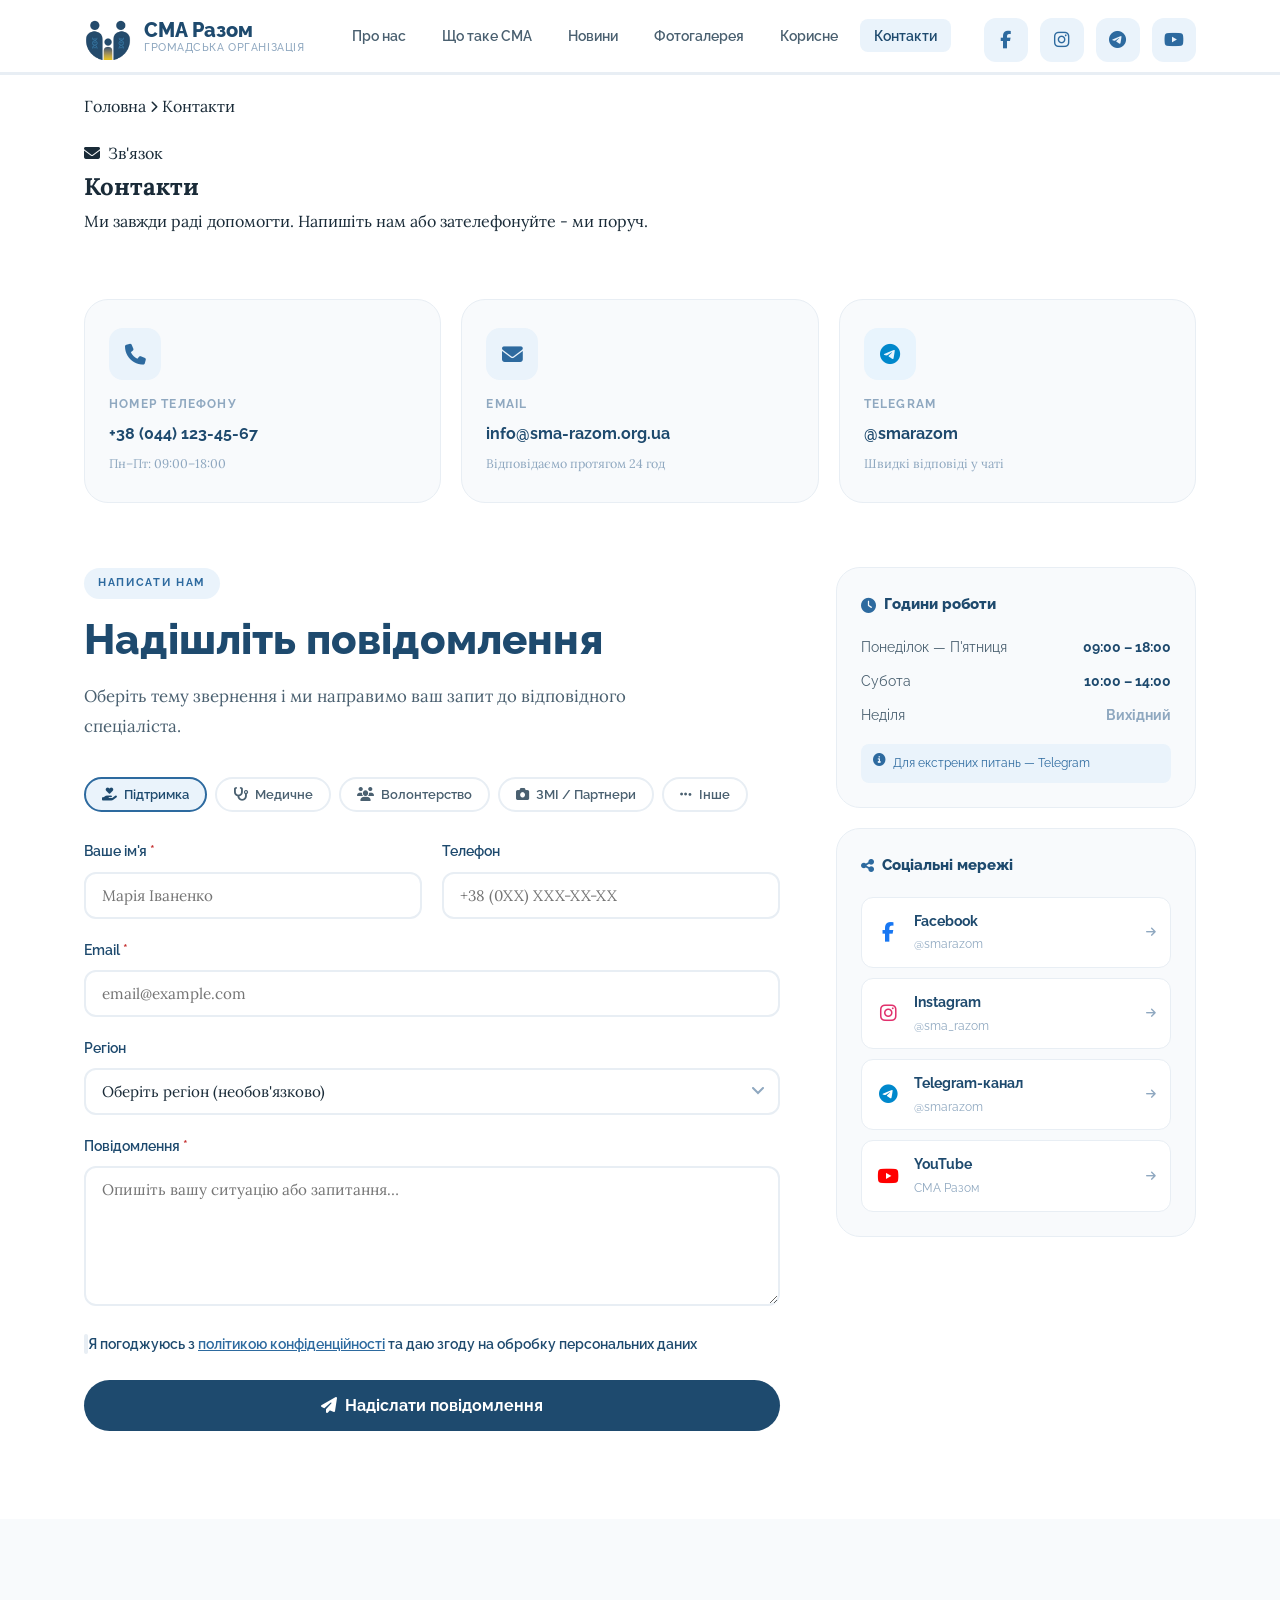
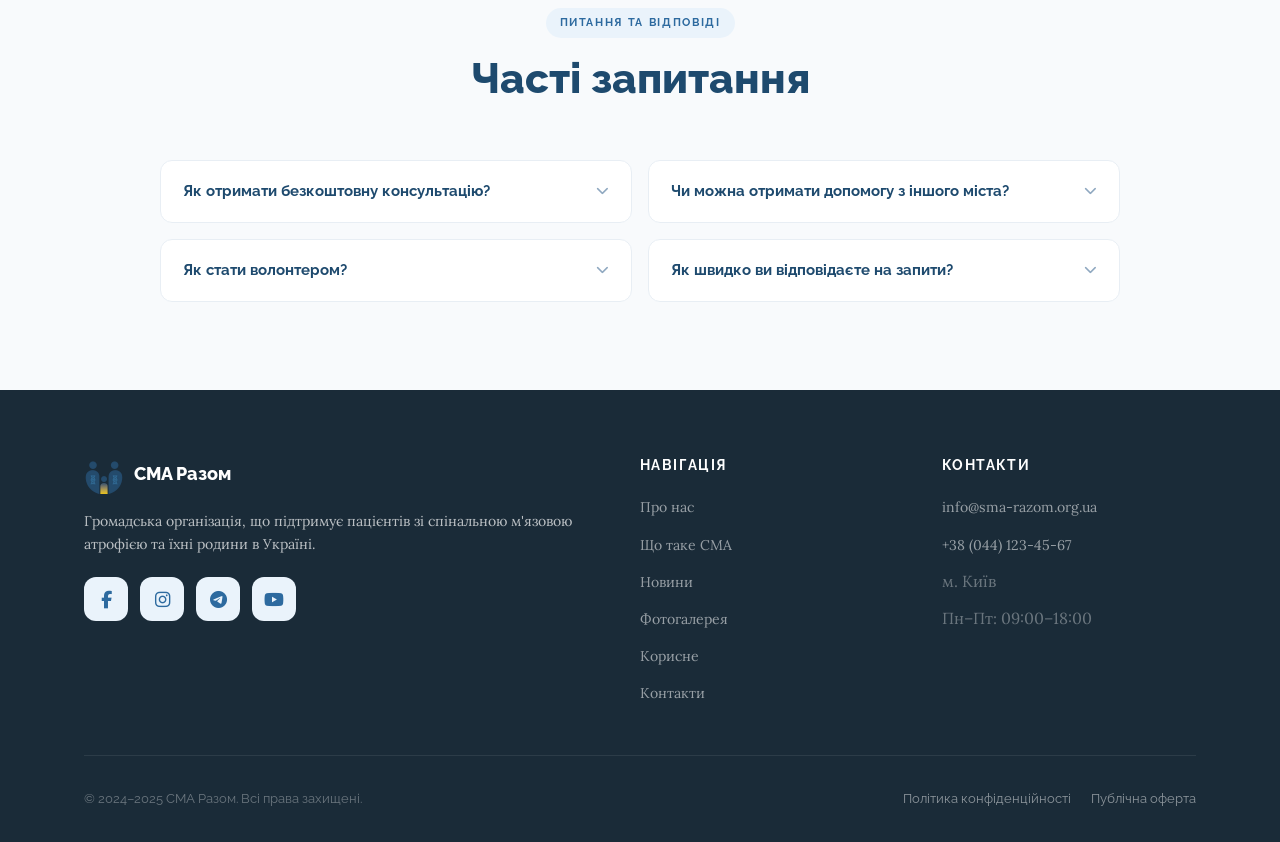
<file: contacts.html>
<!DOCTYPE html>
<html lang="uk">
<head>
  <meta charset="UTF-8" />
  <link rel="icon" type="image/x-icon" href="images/favicon.ico" />
  <link rel="icon" type="image/png" sizes="32x32" href="images/favicon-32.png" />
  <link rel="icon" type="image/png" sizes="16x16" href="images/favicon-16.png" />
  <link rel="apple-touch-icon" href="images/apple-touch-icon.png" />
  <meta name="viewport" content="width=device-width, initial-scale=1.0" />
  <meta name="description" content="Контакти організації СМА Разом — зв'яжіться з нами, задайте питання або станьте волонтером." />
  <title>Контакти — СМА Разом</title>
  <link rel="stylesheet" href="css/main.css" />
  <link rel="stylesheet" href="https://cdnjs.cloudflare.com/ajax/libs/font-awesome/6.5.0/css/all.min.css" />
</head>
<body>

  <!-- HEADER -->
  <header class="header" id="header">
    <div class="container">
      <nav class="nav">
        <a href="index.html" class="nav-logo">
          <img src="images/logo.png" alt="СМА Разом" />
          <div class="nav-logo-text">
            СМА Разом
            <span>Громадська організація</span>
          </div>
        </a>
        <ul class="nav-links">
          <li><a href="about.html">Про нас</a></li>
          <li><a href="sma.html">Що таке СМА</a></li>
          <li><a href="news.html">Новини</a></li>
          <li><a href="gallery.html">Фотогалерея</a></li>
          <li><a href="useful.html">Корисне</a></li>
          <li><a href="contacts.html" class="current">Контакти</a></li>
        </ul>
        <div class="social-links">
          <a href="#" class="social-link"><i class="fa-brands fa-facebook-f"></i></a>
          <a href="#" class="social-link"><i class="fa-brands fa-instagram"></i></a>
          <a href="#" class="social-link"><i class="fa-brands fa-telegram"></i></a>
          <a href="#" class="social-link"><i class="fa-brands fa-youtube"></i></a>
        </div>
        <button class="nav-burger" aria-label="Меню">
          <span></span><span></span><span></span>
        </button>
      </nav>
    </div>
  </header>

  <div class="mobile-menu">
    <button class="mobile-menu-close">&times;</button>
    <div class="social-links">
      <a href="#" class="social-link" title="Facebook"><i class="fa-brands fa-facebook-f"></i></a>
      <a href="#" class="social-link" title="Instagram"><i class="fa-brands fa-instagram"></i></a>
      <a href="#" class="social-link" title="Telegram"><i class="fa-brands fa-telegram"></i></a>
      <a href="#" class="social-link" title="YouTube"><i class="fa-brands fa-youtube"></i></a>
    </div>
    <a href="about.html">Про нас</a>
    <a href="sma.html">Що таке СМА</a>
    <a href="news.html">Новини</a>
    <a href="gallery.html">Фотогалерея</a>
    <a href="useful.html">Корисне</a>
    <a href="contacts.html">Контакти</a>
  </div>

  <main>

    <!-- PAGE HERO -->
    <section class="page-hero">
      <div class="container">
        <div class="page-hero-inner">
          <div class="breadcrumb">
            <a href="index.html">Головна</a>
            <span><i class="fa-solid fa-chevron-right fa-xs"></i></span>
            <span>Контакти</span>
          </div>
          <div class="page-hero-tag">
            <i class="fa-solid fa-envelope"></i>&nbsp; Зв'язок
          </div>
          <h1>Контакти</h1>
          <p class="page-hero-lead">
            Ми завжди раді допомогти. Напишіть нам або зателефонуйте - ми поруч.
          </p>
        </div>
      </div>
    </section>

    <!-- QUICK CONTACT CARDS -->
    <section class="quick-contacts">
      <div class="container">
        <div class="quick-contacts-grid">
          <a href="tel:+380441234567" class="quick-card" data-aos>
            <div class="quick-card-icon"><i class="fa-solid fa-phone"></i></div>
            <div class="quick-card-label">Номер телефону</div>
            <div class="quick-card-value">+38 (044) 123-45-67</div>
            <div class="quick-card-note">Пн–Пт: 09:00–18:00</div>
          </a>
          <a href="mailto:info@sma-razom.org.ua" class="quick-card" data-aos data-aos-delay="100">
            <div class="quick-card-icon"><i class="fa-solid fa-envelope"></i></div>
            <div class="quick-card-label">Email</div>
            <div class="quick-card-value">info@sma-razom.org.ua</div>
            <div class="quick-card-note">Відповідаємо протягом 24 год</div>
          </a>
          <a href="https://t.me/smarazom" target="_blank" class="quick-card" data-aos data-aos-delay="200">
            <div class="quick-card-icon quick-card-icon--telegram"><i class="fa-brands fa-telegram"></i></div>
            <div class="quick-card-label">Telegram</div>
            <div class="quick-card-value">@smarazom</div>
            <div class="quick-card-note">Швидкі відповіді у чаті</div>
          </a>
        </div>
      </div>
    </section>

    <!-- MAIN: FORM + INFO -->
    <section class="contacts-main">
      <div class="container">
        <div class="contacts-layout">

          <!-- FORM -->
          <div class="contacts-form-wrap" data-aos>
            <div class="contacts-form-header">
              <div class="section-tag">Написати нам</div>
              <h2 class="section-title">Надішліть повідомлення</h2>
              <p class="section-lead">Оберіть тему звернення і ми направимо ваш запит до відповідного спеціаліста.</p>
            </div>

            <form class="contacts-form" id="contactForm" novalidate>

              <!-- Topic tabs -->
              <div class="form-topics">
                <button type="button" class="topic-btn active" data-topic="support">
                  <i class="fa-solid fa-hand-holding-heart"></i> Підтримка
                </button>
                <button type="button" class="topic-btn" data-topic="medical">
                  <i class="fa-solid fa-stethoscope"></i> Медичне
                </button>
                <button type="button" class="topic-btn" data-topic="volunteer">
                  <i class="fa-solid fa-users"></i> Волонтерство
                </button>
                <button type="button" class="topic-btn" data-topic="media">
                  <i class="fa-solid fa-camera"></i> ЗМІ / Партнери
                </button>
                <button type="button" class="topic-btn" data-topic="other">
                  <i class="fa-solid fa-ellipsis"></i> Інше
                </button>
              </div>

              <input type="hidden" name="topic" id="topicInput" value="support" />

              <div class="form-row">
                <div class="form-group">
                  <label for="name">Ваше ім'я <span class="required">*</span></label>
                  <input type="text" id="name" name="name" placeholder="Марія Іваненко" required />
                  <span class="form-error" id="nameError">Введіть ваше ім'я</span>
                </div>
                <div class="form-group">
                  <label for="phone">Телефон</label>
                  <input type="tel" id="phone" name="phone" placeholder="+38 (0XX) XXX-XX-XX" />
                </div>
              </div>

              <div class="form-group">
                <label for="email">Email <span class="required">*</span></label>
                <input type="email" id="email" name="email" placeholder="email@example.com" required />
                <span class="form-error" id="emailError">Введіть коректний email</span>
              </div>

              <div class="form-group">
                <label for="region">Регіон</label>
                <select id="region" name="region">
                  <option value="">Оберіть регіон (необов'язково)</option>
                  <option>Вінницька область</option>
                  <option>Волинська область</option>
                  <option>Дніпропетровська область</option>
                  <option>Донецька область</option>
                  <option>Житомирська область</option>
                  <option>Закарпатська область</option>
                  <option>Запорізька область</option>
                  <option>Івано-Франківська область</option>
                  <option>Київська область</option>
                  <option>м. Київ</option>
                  <option>Кіровоградська область</option>
                  <option>Луганська область</option>
                  <option>Львівська область</option>
                  <option>Миколаївська область</option>
                  <option>Одеська область</option>
                  <option>Полтавська область</option>
                  <option>Рівненська область</option>
                  <option>Сумська область</option>
                  <option>Тернопільська область</option>
                  <option>Харківська область</option>
                  <option>Херсонська область</option>
                  <option>Хмельницька область</option>
                  <option>Черкаська область</option>
                  <option>Чернівецька область</option>
                  <option>Чернігівська область</option>
                </select>
              </div>

              <div class="form-group">
                <label for="message">Повідомлення <span class="required">*</span></label>
                <textarea id="message" name="message" placeholder="Опишіть вашу ситуацію або запитання…" required></textarea>
                <span class="form-error" id="messageError">Введіть повідомлення</span>
              </div>

              <div class="form-group form-checkbox">
                <label class="checkbox-label">
                  <input type="checkbox" id="consent" name="consent" required />
                  <span class="checkbox-custom"></span>
                  <span>Я погоджуюсь з <a href="#">політикою конфіденційності</a> та даю згоду на обробку персональних даних</span>
                </label>
                <span class="form-error" id="consentError">Необхідна ваша згода</span>
              </div>

              <button type="submit" class="btn btn-primary form-submit-btn">
                <i class="fa-solid fa-paper-plane"></i> Надіслати повідомлення
              </button>

              <!-- Success message -->
              <div class="form-success" id="formSuccess">
                <i class="fa-solid fa-circle-check"></i>
                <div>
                  <strong>Повідомлення надіслано!</strong>
                  <p>Ми отримали ваш запит і зв'яжемося з вами протягом 24 годин.</p>
                </div>
              </div>

            </form>
          </div>

          <!-- INFO SIDEBAR -->
          <aside class="contacts-info">

            <!-- Working hours -->
            <div class="contacts-widget" data-aos>
              <div class="contacts-widget-title">
                <i class="fa-solid fa-clock"></i> Години роботи
              </div>
              <div class="hours-list">
                <div class="hours-item">
                  <span>Понеділок — П'ятниця</span>
                  <span class="hours-val">09:00 – 18:00</span>
                </div>
                <div class="hours-item">
                  <span>Субота</span>
                  <span class="hours-val">10:00 – 14:00</span>
                </div>
                <div class="hours-item hours-item--off">
                  <span>Неділя</span>
                  <span class="hours-val">Вихідний</span>
                </div>
              </div>
              <div class="hours-note">
                <i class="fa-solid fa-circle-info"></i>
                Для екстрених питань — Telegram
              </div>
            </div>

            <!-- Social -->
            <div class="contacts-widget" data-aos>
              <div class="contacts-widget-title">
                <i class="fa-solid fa-share-nodes"></i> Соціальні мережі
              </div>
              <div class="social-links-full">
                <a href="#" class="social-link-full social-link-full--fb">
                  <i class="fa-brands fa-facebook-f"></i>
                  <div>
                    <div class="social-link-name">Facebook</div>
                    <div class="social-link-handle">@smarazom</div>
                  </div>
                  <i class="fa-solid fa-arrow-right fa-xs"></i>
                </a>
                <a href="#" class="social-link-full social-link-full--ig">
                  <i class="fa-brands fa-instagram"></i>
                  <div>
                    <div class="social-link-name">Instagram</div>
                    <div class="social-link-handle">@sma_razom</div>
                  </div>
                  <i class="fa-solid fa-arrow-right fa-xs"></i>
                </a>
                <a href="#" class="social-link-full social-link-full--tg">
                  <i class="fa-brands fa-telegram"></i>
                  <div>
                    <div class="social-link-name">Telegram-канал</div>
                    <div class="social-link-handle">@smarazom</div>
                  </div>
                  <i class="fa-solid fa-arrow-right fa-xs"></i>
                </a>
                <a href="#" class="social-link-full social-link-full--yt">
                  <i class="fa-brands fa-youtube"></i>
                  <div>
                    <div class="social-link-name">YouTube</div>
                    <div class="social-link-handle">СМА Разом</div>
                  </div>
                  <i class="fa-solid fa-arrow-right fa-xs"></i>
                </a>
              </div>
            </div>

          </aside>

        </div>
      </div>
    </section>

    <!-- FAQ -->
    <section class="contacts-faq">
      <div class="container">
        <div class="section-center" data-aos>
          <div class="section-tag">Питання та відповіді</div>
          <h2 class="section-title">Часті запитання</h2>
        </div>
        <div class="faq-grid">

          <div class="faq-item" data-aos>
            <button class="faq-question" aria-expanded="false">
              <span>Як отримати безкоштовну консультацію?</span>
              <i class="fa-solid fa-chevron-down"></i>
            </button>
            <div class="faq-answer">
              <p>Зателефонуйте нам або напишіть на email. Ми надаємо безкоштовні юридичні та медичні консультації для всіх родин, де є пацієнт зі СМА.</p>
            </div>
          </div>

          <div class="faq-item" data-aos>
            <button class="faq-question" aria-expanded="false">
              <span>Чи можна отримати допомогу з іншого міста?</span>
              <i class="fa-solid fa-chevron-down"></i>
            </button>
            <div class="faq-answer">
              <p>Так, ми працюємо онлайн та телефоном по всій Україні. У деяких регіонах є наші регіональні координатори — уточнюйте при зверненні.</p>
            </div>
          </div>

          <div class="faq-item" data-aos data-aos-delay="100">
            <button class="faq-question" aria-expanded="false">
              <span>Як стати волонтером?</span>
              <i class="fa-solid fa-chevron-down"></i>
            </button>
            <div class="faq-answer">
              <p>Напишіть нам на volunteer@sma-razom.org.ua або заповніть форму на цій сторінці, обравши тему "Волонтерство". Ми знаходимо роль для кожного охочого, незалежно від навичок.</p>
            </div>
          </div>

          <div class="faq-item" data-aos data-aos-delay="200">
            <button class="faq-question" aria-expanded="false">
              <span>Як швидко ви відповідаєте на запити?</span>
              <i class="fa-solid fa-chevron-down"></i>
            </button>
            <div class="faq-answer">
              <p>На email відповідаємо протягом 24 годин у робочі дні. У Telegram відповідаємо швидше — зазвичай протягом кількох годин. На екстрені запити реагуємо позачергово.</p>
            </div>
          </div>


        </div>
      </div>
    </section>

  </main>

  <!-- FOOTER -->
  <footer class="footer">
    <div class="container">
      <div class="footer-top">
        <div class="footer-brand">
          <div class="footer-logo">
            <img src="images/logo.png" alt="СМА Разом" />
            <div class="footer-logo-name">СМА Разом</div>
          </div>
          <p class="footer-desc">Громадська організація, що підтримує пацієнтів зі спінальною м'язовою атрофією та їхні родини в Україні.</p>
          <div class="social-links">
            <a href="#" class="social-link"><i class="fa-brands fa-facebook-f"></i></a>
            <a href="#" class="social-link"><i class="fa-brands fa-instagram"></i></a>
            <a href="#" class="social-link"><i class="fa-brands fa-telegram"></i></a>
            <a href="#" class="social-link"><i class="fa-brands fa-youtube"></i></a>
          </div>
        </div>
        <div>
          <div class="footer-col-title">Навігація</div>
          <ul class="footer-links">
            <li><a href="about.html">Про нас</a></li>
            <li><a href="sma.html">Що таке СМА</a></li>
            <li><a href="news.html">Новини</a></li>
            <li><a href="gallery.html">Фотогалерея</a></li>
            <li><a href="useful.html">Корисне</a></li>
            <li><a href="contacts.html">Контакти</a></li>
          </ul>
        </div>
        <div>
          <div class="footer-col-title">Контакти</div>
          <ul class="footer-links">
            <li><a href="mailto:info@sma-razom.org.ua">info@sma-razom.org.ua</a></li>
            <li><a href="tel:+380441234567">+38 (044) 123-45-67</a></li>
            <li style="color:rgba(255,255,255,0.35)">м. Київ</li>
            <li style="color:rgba(255,255,255,0.35)">Пн–Пт: 09:00–18:00</li>
          </ul>
        </div>
      </div>
      <div class="footer-bottom">
        <span>© 2024–2025 СМА Разом. Всі права захищені.</span>
        <div style="display:flex;gap:20px">
          <a href="#">Політика конфіденційності</a>
          <a href="#">Публічна оферта</a>
        </div>
      </div>
    </div>
  </footer>

  <button class="scroll-top" aria-label="Вгору"><i class="fa-solid fa-arrow-up"></i></button>
  <script src="js/main.js"></script>
  <script ></script>
</body>
</html>
</file>
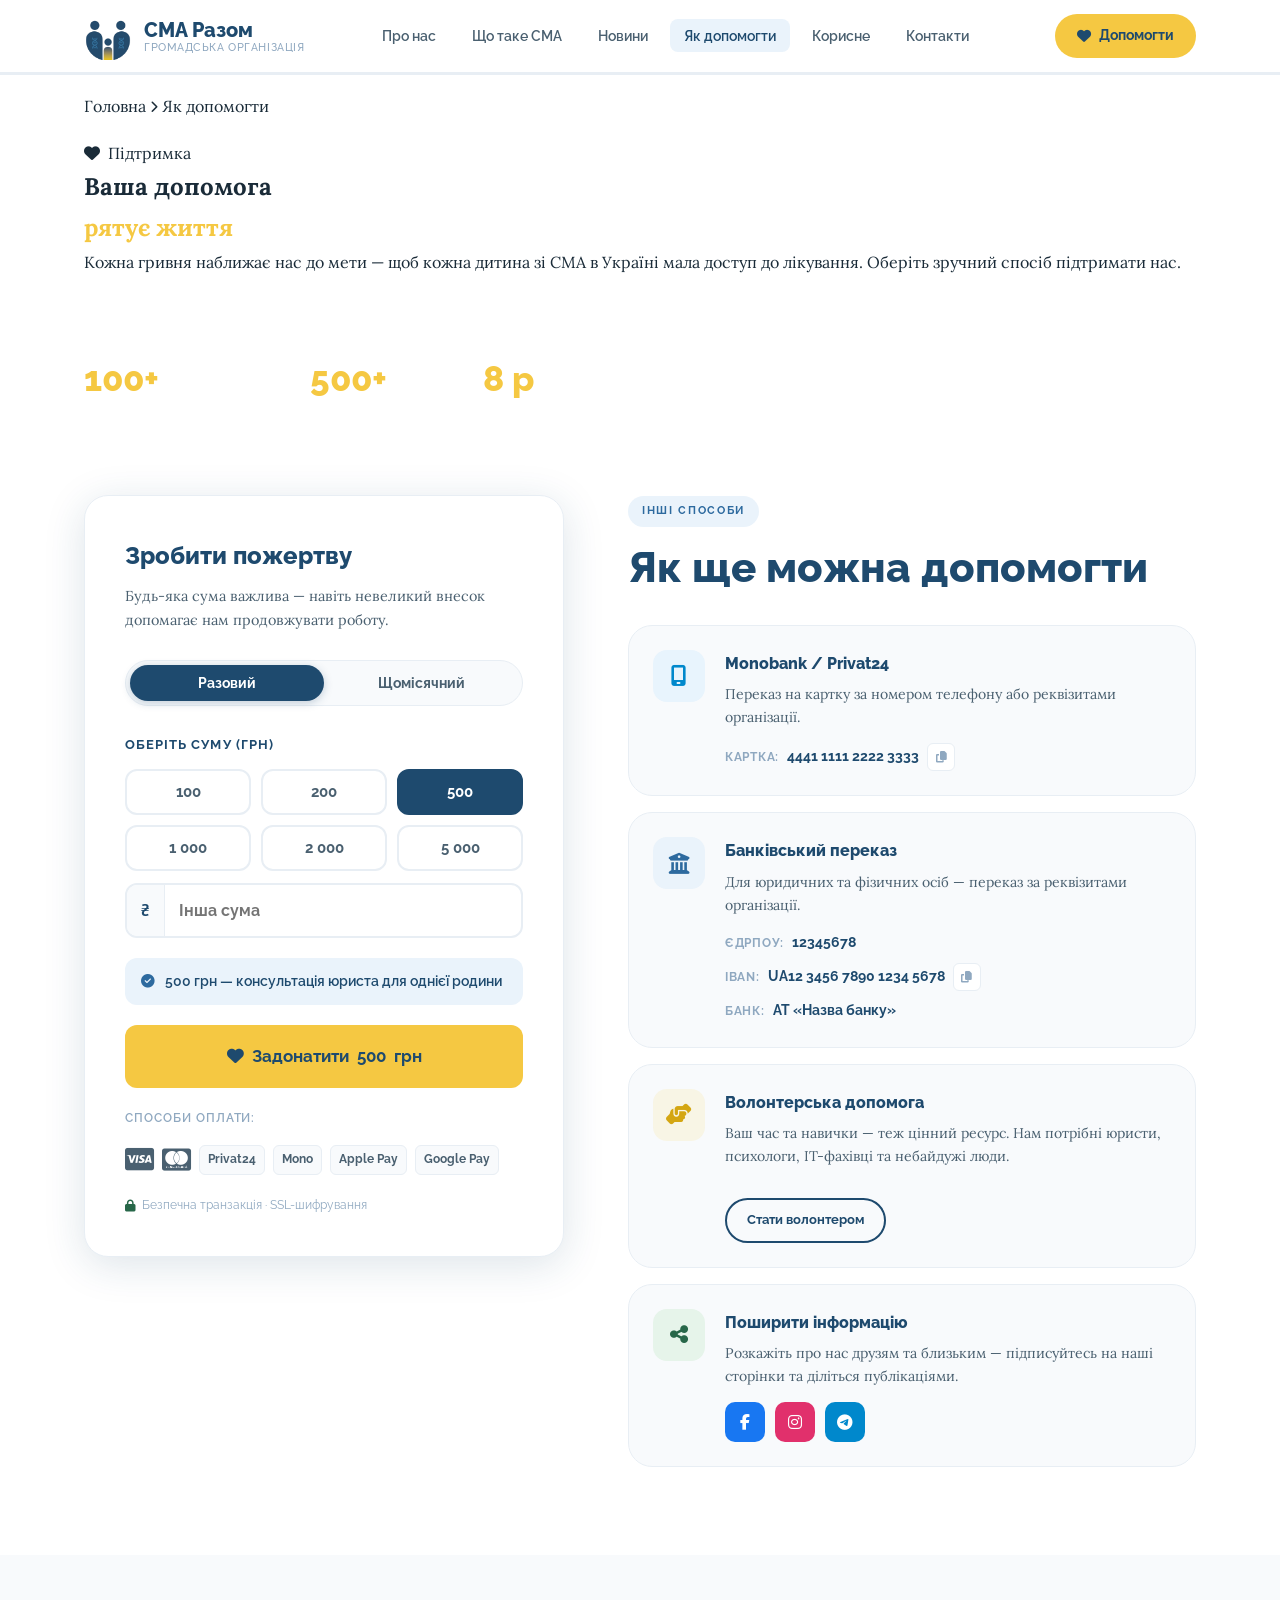
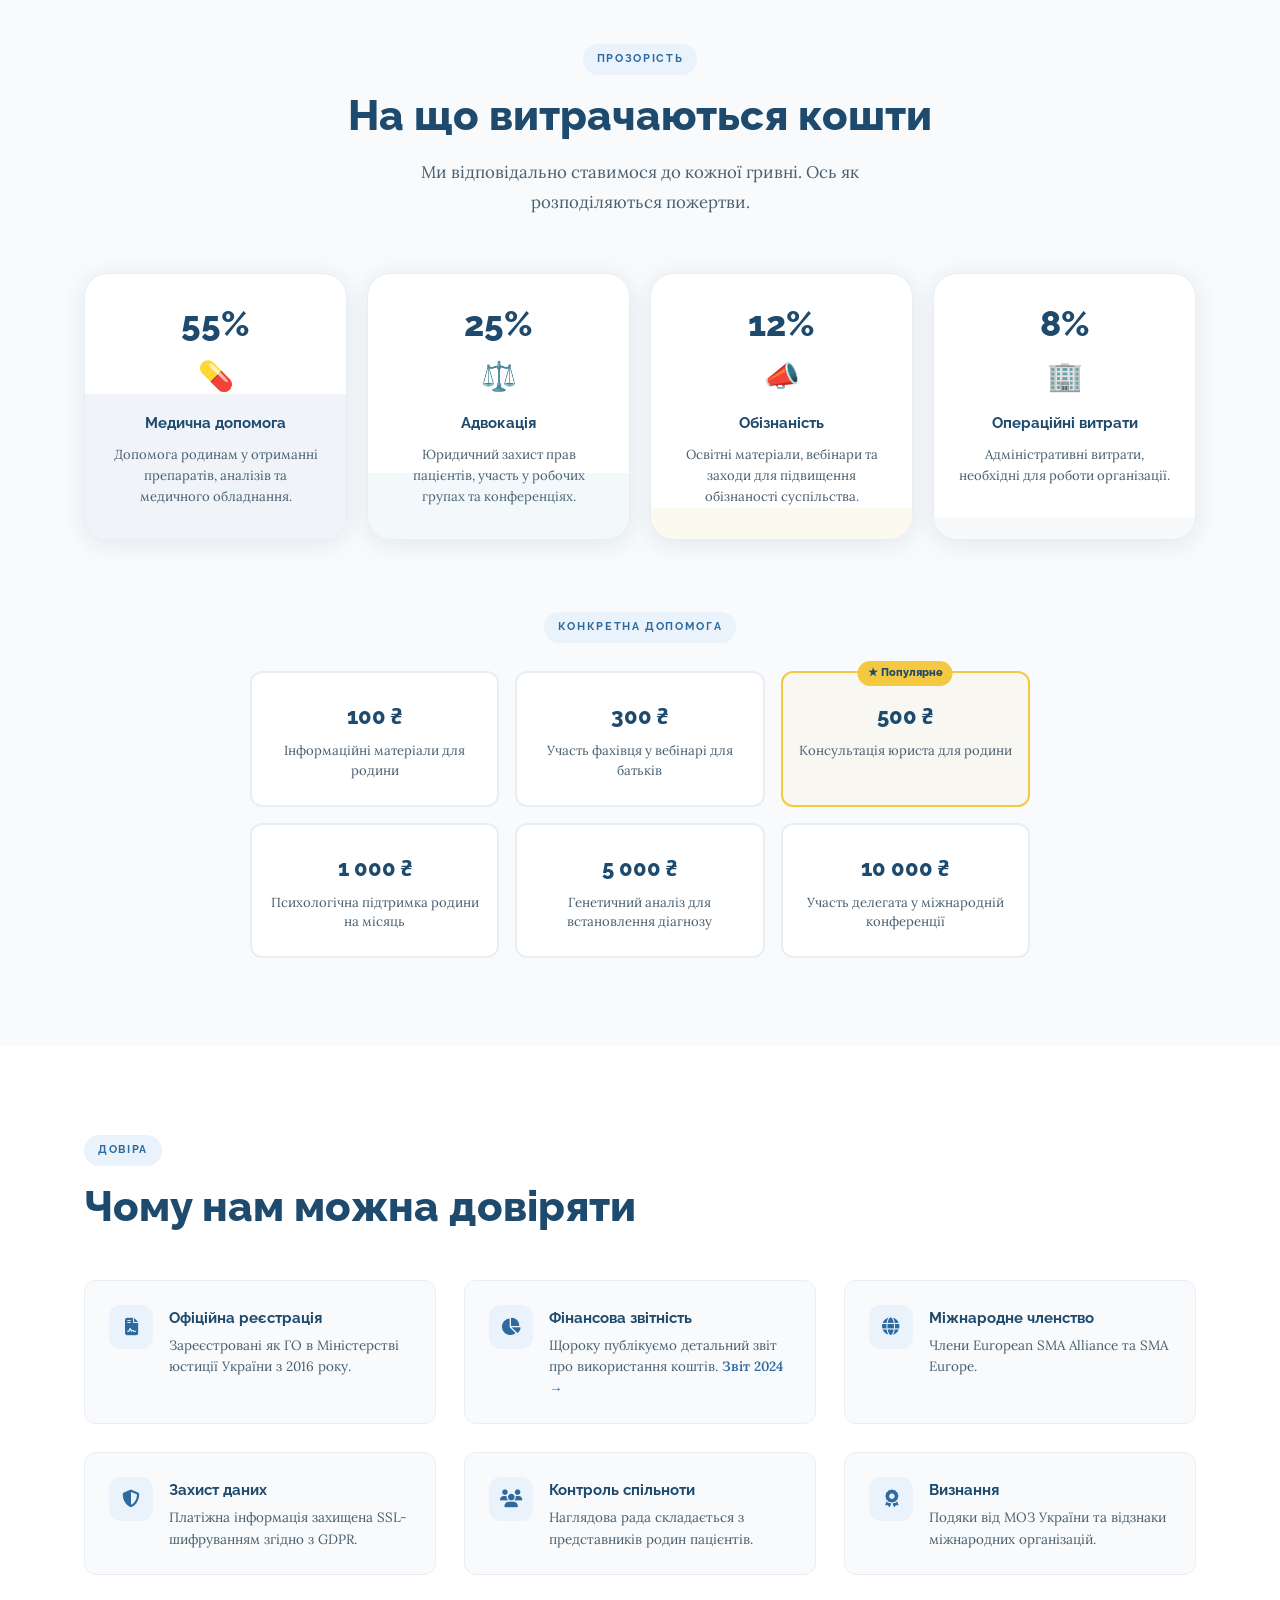
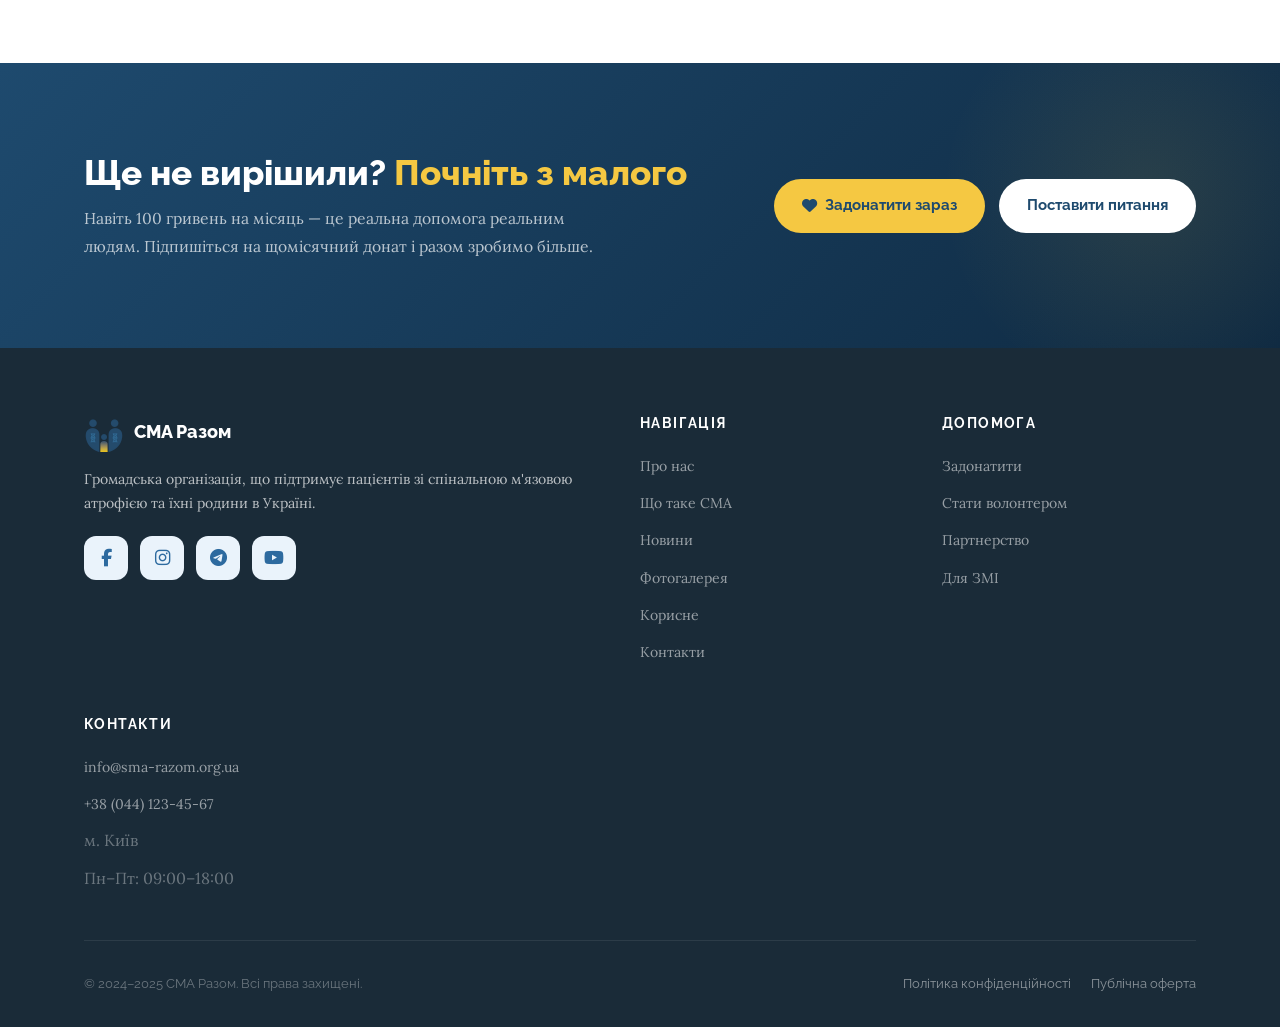
<file: donate.html>
<!DOCTYPE html>
<html lang="uk">
<head>
  <meta charset="UTF-8" />
  <link rel="icon" type="image/x-icon" href="images/favicon.ico" />
  <link rel="icon" type="image/png" sizes="32x32" href="images/favicon-32.png" />
  <link rel="icon" type="image/png" sizes="16x16" href="images/favicon-16.png" />
  <link rel="apple-touch-icon" href="images/apple-touch-icon.png" />
  <meta name="viewport" content="width=device-width, initial-scale=1.0" />
  <meta name="description" content="Підтримайте СМА Разом — ваш донат допомагає пацієнтам зі спінальною м'язовою атрофією в Україні." />
  <title>Як допомогти — СМА Разом</title>
  <link rel="stylesheet" href="css/main.css" />
  <link rel="stylesheet" href="https://cdnjs.cloudflare.com/ajax/libs/font-awesome/6.5.0/css/all.min.css" />
</head>
<body>

  <!-- HEADER -->
  <header class="header" id="header">
    <div class="container">
      <nav class="nav">
        <a href="index.html" class="nav-logo">
          <img src="images/logo.png" alt="СМА Разом" />
          <div class="nav-logo-text">
            СМА Разом
            <span>Громадська організація</span>
          </div>
        </a>
        <ul class="nav-links">
          <li><a href="about.html">Про нас</a></li>
          <li><a href="sma.html">Що таке СМА</a></li>
          <li><a href="news.html">Новини</a></li>
          <li><a href="donate.html" class="current">Як допомогти</a></li>
          <li><a href="useful.html">Корисне</a></li>
          <li><a href="contacts.html">Контакти</a></li>
        </ul>
        <a href="donate.html" class="btn btn-gold nav-cta">
          <i class="fa-solid fa-heart"></i> Допомогти
        </a>
        <button class="nav-burger" aria-label="Меню">
          <span></span><span></span><span></span>
        </button>
      </nav>
    </div>
  </header>

  <div class="mobile-menu">
    <button class="mobile-menu-close">&times;</button>
    <a href="about.html">Про нас</a>
    <a href="sma.html">Що таке СМА</a>
    <a href="news.html">Новини</a>
    <a href="gallery.html">Фотогалерея</a>
    <a href="donate.html">Як допомогти</a>
    <a href="useful.html">Корисне</a>
    <a href="contacts.html">Контакти</a>
  </div>

  <main>

    <!-- PAGE HERO -->
    <section class="page-hero donate-hero">
      <div class="container">
        <div class="page-hero-inner">
          <div class="breadcrumb">
            <a href="index.html">Головна</a>
            <span><i class="fa-solid fa-chevron-right fa-xs"></i></span>
            <span>Як допомогти</span>
          </div>
          <div class="page-hero-tag">
            <i class="fa-solid fa-heart"></i>&nbsp; Підтримка
          </div>
          <h1>Ваша допомога<br><em>рятує життя</em></h1>
          <p class="page-hero-lead">
            Кожна гривня наближає нас до мети — щоб кожна дитина зі СМА в Україні мала доступ до лікування. Оберіть зручний спосіб підтримати нас.
          </p>
          <div class="donate-hero-stats">
            <div class="donate-hero-stat">
              <div class="donate-hero-stat-num" data-count="100" data-suffix="+">100+</div>
              <div class="donate-hero-stat-label">дітей отримали лікування</div>
            </div>
            <div class="donate-hero-stat-divider"></div>
            <div class="donate-hero-stat">
              <div class="donate-hero-stat-num" data-count="500" data-suffix="+">500+</div>
              <div class="donate-hero-stat-label">родин у спільноті</div>
            </div>
            <div class="donate-hero-stat-divider"></div>
            <div class="donate-hero-stat">
              <div class="donate-hero-stat-num" data-count="8" data-suffix=" р">8 р</div>
              <div class="donate-hero-stat-label">системної роботи</div>
            </div>
          </div>
        </div>
      </div>
    </section>

    <!-- DONATE FORM + WAYS -->
    <section class="donate-form-section">
      <div class="container">
        <div class="donate-layout">

          <!-- DONATE WIDGET -->
          <div class="donate-widget" data-aos>
            <div class="donate-widget-header">
              <h2>Зробити пожертву</h2>
              <p>Будь-яка сума важлива — навіть невеликий внесок допомагає нам продовжувати роботу.</p>
            </div>

            <!-- Frequency -->
            <div class="donate-frequency">
              <button class="freq-btn active" data-freq="once">Разовий</button>
              <button class="freq-btn" data-freq="monthly">Щомісячний</button>
            </div>

            <!-- Amount -->
            <div class="amount-section">
              <div class="amount-label">Оберіть суму (грн)</div>
              <div class="amount-btns" id="amountBtns">
                <button class="amount-btn" data-amount="100">100</button>
                <button class="amount-btn" data-amount="200">200</button>
                <button class="amount-btn active" data-amount="500">500</button>
                <button class="amount-btn" data-amount="1000">1 000</button>
                <button class="amount-btn" data-amount="2000">2 000</button>
                <button class="amount-btn" data-amount="5000">5 000</button>
              </div>
              <div class="amount-custom-wrap">
                <span class="amount-prefix">₴</span>
                <input type="number" id="customAmount" placeholder="Інша сума" min="10" />
              </div>
            </div>

            <!-- Impact preview -->
            <div class="donate-impact-preview" id="impactPreview">
              <i class="fa-solid fa-circle-check"></i>
              <span id="impactText">500 грн — консультація юриста для однієї родини</span>
            </div>

            <!-- Pay button -->
            <a href="#" class="btn btn-gold donate-pay-main">
              <i class="fa-solid fa-heart"></i>
              Задонатити <span id="payAmount">500</span> грн
            </a>

            <!-- Methods -->
            <div class="donate-methods">
              <span class="donate-methods-label">Способи оплати:</span>
              <div class="donate-methods-icons">
                <span class="method-icon"><i class="fa-brands fa-cc-visa"></i></span>
                <span class="method-icon"><i class="fa-brands fa-cc-mastercard"></i></span>
                <span class="method-icon method-icon--text">Privat24</span>
                <span class="method-icon method-icon--text">Mono</span>
                <span class="method-icon method-icon--text">Apple Pay</span>
                <span class="method-icon method-icon--text">Google Pay</span>
              </div>
            </div>

            <div class="donate-secure">
              <i class="fa-solid fa-lock"></i> Безпечна транзакція · SSL-шифрування
            </div>
          </div>

          <!-- OTHER WAYS -->
          <div class="donate-ways-section">
            <div class="section-tag" data-aos>Інші способи</div>
            <h2 class="section-title" data-aos>Як ще можна допомогти</h2>

            <div class="ways-list">
              <div class="way-card" data-aos>
                <div class="way-card-icon way-card-icon--mono"><i class="fa-solid fa-mobile-screen"></i></div>
                <div class="way-card-body">
                  <h3>Monobank / Privat24</h3>
                  <p>Переказ на картку за номером телефону або реквізитами організації.</p>
                  <div class="way-card-detail">
                    <span class="way-card-key">Картка:</span>
                    <span class="way-card-val">4441 1111 2222 3333</span>
                    <button class="copy-btn" data-copy="4441111122223333" title="Копіювати">
                      <i class="fa-solid fa-copy"></i>
                    </button>
                  </div>
                </div>
              </div>

              <div class="way-card" data-aos>
                <div class="way-card-icon"><i class="fa-solid fa-building-columns"></i></div>
                <div class="way-card-body">
                  <h3>Банківський переказ</h3>
                  <p>Для юридичних та фізичних осіб — переказ за реквізитами організації.</p>
                  <div class="way-card-details">
                    <div class="way-card-detail">
                      <span class="way-card-key">ЄДРПОУ:</span>
                      <span class="way-card-val">12345678</span>
                    </div>
                    <div class="way-card-detail">
                      <span class="way-card-key">IBAN:</span>
                      <span class="way-card-val">UA12 3456 7890 1234 5678</span>
                      <button class="copy-btn" data-copy="UA1234567890123456789012345 6" title="Копіювати">
                        <i class="fa-solid fa-copy"></i>
                      </button>
                    </div>
                    <div class="way-card-detail">
                      <span class="way-card-key">Банк:</span>
                      <span class="way-card-val">АТ «Назва банку»</span>
                    </div>
                  </div>
                </div>
              </div>

              <div class="way-card" data-aos>
                <div class="way-card-icon way-card-icon--volunteer"><i class="fa-solid fa-hands-helping"></i></div>
                <div class="way-card-body">
                  <h3>Волонтерська допомога</h3>
                  <p>Ваш час та навички — теж цінний ресурс. Нам потрібні юристи, психологи, IT-фахівці та небайдужі люди.</p>
                  <a href="contacts.html" class="btn btn-outline btn-sm">Стати волонтером</a>
                </div>
              </div>

              <div class="way-card" data-aos>
                <div class="way-card-icon way-card-icon--share"><i class="fa-solid fa-share-nodes"></i></div>
                <div class="way-card-body">
                  <h3>Поширити інформацію</h3>
                  <p>Розкажіть про нас друзям та близьким — підписуйтесь на наші сторінки та діліться публікаціями.</p>
                  <div class="share-social-btns">
                    <a href="#" class="share-social-btn share-social-btn--fb" title="Facebook"><i class="fa-brands fa-facebook-f"></i></a>
                    <a href="#" class="share-social-btn share-social-btn--ig" title="Instagram"><i class="fa-brands fa-instagram"></i></a>
                    <a href="#" class="share-social-btn share-social-btn--tg" title="Telegram"><i class="fa-brands fa-telegram"></i></a>
                  </div>
                </div>
              </div>
            </div>
          </div>

        </div>
      </div>
    </section>

    <!-- IMPACT -->
    <section class="impact-section">
      <div class="container">
        <div class="section-center" data-aos>
          <div class="section-tag">Прозорість</div>
          <h2 class="section-title">На що витрачаються кошти</h2>
          <p class="section-lead" style="margin: 0 auto;">
            Ми відповідально ставимося до кожної гривні. Ось як розподіляються пожертви.
          </p>
        </div>

        <div class="impact-budget-grid" data-aos>
          <div class="impact-budget-card">
            <div class="impact-budget-fill" style="--pct:55%; --clr: var(--blue-mid)"></div>
            <div class="impact-budget-pct">55%</div>
            <div class="impact-budget-icon">💊</div>
            <h3>Медична допомога</h3>
            <p>Допомога родинам у отриманні препаратів, аналізів та медичного обладнання.</p>
          </div>
          <div class="impact-budget-card">
            <div class="impact-budget-fill" style="--pct:25%; --clr: #5B9BC8"></div>
            <div class="impact-budget-pct">25%</div>
            <div class="impact-budget-icon">⚖️</div>
            <h3>Адвокація</h3>
            <p>Юридичний захист прав пацієнтів, участь у робочих групах та конференціях.</p>
          </div>
          <div class="impact-budget-card">
            <div class="impact-budget-fill" style="--pct:12%; --clr: var(--gold-dark)"></div>
            <div class="impact-budget-pct">12%</div>
            <div class="impact-budget-icon">📣</div>
            <h3>Обізнаність</h3>
            <p>Освітні матеріали, вебінари та заходи для підвищення обізнаності суспільства.</p>
          </div>
          <div class="impact-budget-card">
            <div class="impact-budget-fill" style="--pct:8%; --clr: #8FA8C0"></div>
            <div class="impact-budget-pct">8%</div>
            <div class="impact-budget-icon">🏢</div>
            <h3>Операційні витрати</h3>
            <p>Адміністративні витрати, необхідні для роботи організації.</p>
          </div>
        </div>

        <!-- Concrete amounts -->
        <div class="impact-amounts" data-aos>
          <div class="section-tag" style="margin-bottom:28px; margin-top:72px;">Конкретна допомога</div>
          <div class="impact-amounts-grid">
            <div class="impact-amount-card">
              <div class="impact-amount-num">100 ₴</div>
              <div class="impact-amount-desc">Інформаційні матеріали для родини</div>
            </div>
            <div class="impact-amount-card">
              <div class="impact-amount-num">300 ₴</div>
              <div class="impact-amount-desc">Участь фахівця у вебінарі для батьків</div>
            </div>
            <div class="impact-amount-card impact-amount-card--featured">
              <div class="impact-amount-num">500 ₴</div>
              <div class="impact-amount-desc">Консультація юриста для родини</div>
            </div>
            <div class="impact-amount-card">
              <div class="impact-amount-num">1 000 ₴</div>
              <div class="impact-amount-desc">Психологічна підтримка родини на місяць</div>
            </div>
            <div class="impact-amount-card">
              <div class="impact-amount-num">5 000 ₴</div>
              <div class="impact-amount-desc">Генетичний аналіз для встановлення діагнозу</div>
            </div>
            <div class="impact-amount-card">
              <div class="impact-amount-num">10 000 ₴</div>
              <div class="impact-amount-desc">Участь делегата у міжнародній конференції</div>
            </div>
          </div>
        </div>
      </div>
    </section>

    <!-- TRUST -->
    <section class="trust-section">
      <div class="container">
        <div class="trust-inner" data-aos>
          <div class="trust-header">
            <div class="section-tag">Довіра</div>
            <h2 class="section-title">Чому нам можна довіряти</h2>
          </div>
          <div class="trust-grid">
            <div class="trust-item">
              <div class="trust-icon"><i class="fa-solid fa-file-contract"></i></div>
              <div>
                <div class="trust-title">Офіційна реєстрація</div>
                <div class="trust-text">Зареєстровані як ГО в Міністерстві юстиції України з 2016 року.</div>
              </div>
            </div>
            <div class="trust-item">
              <div class="trust-icon"><i class="fa-solid fa-chart-pie"></i></div>
              <div>
                <div class="trust-title">Фінансова звітність</div>
                <div class="trust-text">Щороку публікуємо детальний звіт про використання коштів. <a href="#">Звіт 2024 →</a></div>
              </div>
            </div>
            <div class="trust-item">
              <div class="trust-icon"><i class="fa-solid fa-globe"></i></div>
              <div>
                <div class="trust-title">Міжнародне членство</div>
                <div class="trust-text">Члени European SMA Alliance та SMA Europe.</div>
              </div>
            </div>
            <div class="trust-item">
              <div class="trust-icon"><i class="fa-solid fa-shield-halved"></i></div>
              <div>
                <div class="trust-title">Захист даних</div>
                <div class="trust-text">Платіжна інформація захищена SSL-шифруванням згідно з GDPR.</div>
              </div>
            </div>
            <div class="trust-item">
              <div class="trust-icon"><i class="fa-solid fa-users"></i></div>
              <div>
                <div class="trust-title">Контроль спільноти</div>
                <div class="trust-text">Наглядова рада складається з представників родин пацієнтів.</div>
              </div>
            </div>
            <div class="trust-item">
              <div class="trust-icon"><i class="fa-solid fa-award"></i></div>
              <div>
                <div class="trust-title">Визнання</div>
                <div class="trust-text">Подяки від МОЗ України та відзнаки міжнародних організацій.</div>
              </div>
            </div>
          </div>
        </div>
      </div>
    </section>

    <!-- CTA -->
    <section class="donate-cta">
      <div class="container">
        <div class="donate-cta-inner" data-aos>
          <div class="donate-cta-text">
            <h2>Ще не вирішили? <em>Почніть з малого</em></h2>
            <p>Навіть 100 гривень на місяць — це реальна допомога реальним людям. Підпишіться на щомісячний донат і разом зробимо більше.</p>
          </div>
          <div class="donate-cta-actions">
            <a href="#" class="btn btn-gold" onclick="window.scrollTo({top:0,behavior:'smooth'});return false;">
              <i class="fa-solid fa-heart"></i> Задонатити зараз
            </a>
            <a href="contacts.html" class="btn btn-white">Поставити питання</a>
          </div>
        </div>
      </div>
    </section>

  </main>

  <!-- FOOTER -->
  <footer class="footer">
    <div class="container">
      <div class="footer-top">
        <div class="footer-brand">
          <div class="footer-logo">
            <img src="images/logo.png" alt="СМА Разом" />
            <div class="footer-logo-name">СМА Разом</div>
          </div>
          <p class="footer-desc">Громадська організація, що підтримує пацієнтів зі спінальною м'язовою атрофією та їхні родини в Україні.</p>
          <div class="social-links">
            <a href="#" class="social-link"><i class="fa-brands fa-facebook-f"></i></a>
            <a href="#" class="social-link"><i class="fa-brands fa-instagram"></i></a>
            <a href="#" class="social-link"><i class="fa-brands fa-telegram"></i></a>
            <a href="#" class="social-link"><i class="fa-brands fa-youtube"></i></a>
          </div>
        </div>
        <div>
          <div class="footer-col-title">Навігація</div>
          <ul class="footer-links">
            <li><a href="about.html">Про нас</a></li>
            <li><a href="sma.html">Що таке СМА</a></li>
            <li><a href="news.html">Новини</a></li>
            <li><a href="gallery.html">Фотогалерея</a></li>
            <li><a href="useful.html">Корисне</a></li>
            <li><a href="contacts.html">Контакти</a></li>
          </ul>
        </div>
        <div>
          <div class="footer-col-title">Допомога</div>
          <ul class="footer-links">
            <li><a href="donate.html">Задонатити</a></li>
            <li><a href="contacts.html">Стати волонтером</a></li>
            <li><a href="#">Партнерство</a></li>
            <li><a href="#">Для ЗМІ</a></li>
          </ul>
        </div>
        <div>
          <div class="footer-col-title">Контакти</div>
          <ul class="footer-links">
            <li><a href="mailto:info@sma-razom.org.ua">info@sma-razom.org.ua</a></li>
            <li><a href="tel:+380441234567">+38 (044) 123-45-67</a></li>
            <li style="color:rgba(255,255,255,0.35)">м. Київ</li>
            <li style="color:rgba(255,255,255,0.35)">Пн–Пт: 09:00–18:00</li>
          </ul>
        </div>
      </div>
      <div class="footer-bottom">
        <span>© 2024–2025 СМА Разом. Всі права захищені.</span>
        <div style="display:flex;gap:20px">
          <a href="#">Політика конфіденційності</a>
          <a href="#">Публічна оферта</a>
        </div>
      </div>
    </div>
  </footer>

  <button class="scroll-top" aria-label="Вгору"><i class="fa-solid fa-arrow-up"></i></button>
  <script src="js/main.js"></script>
  <script ></script>
</body>
</html>
</file>
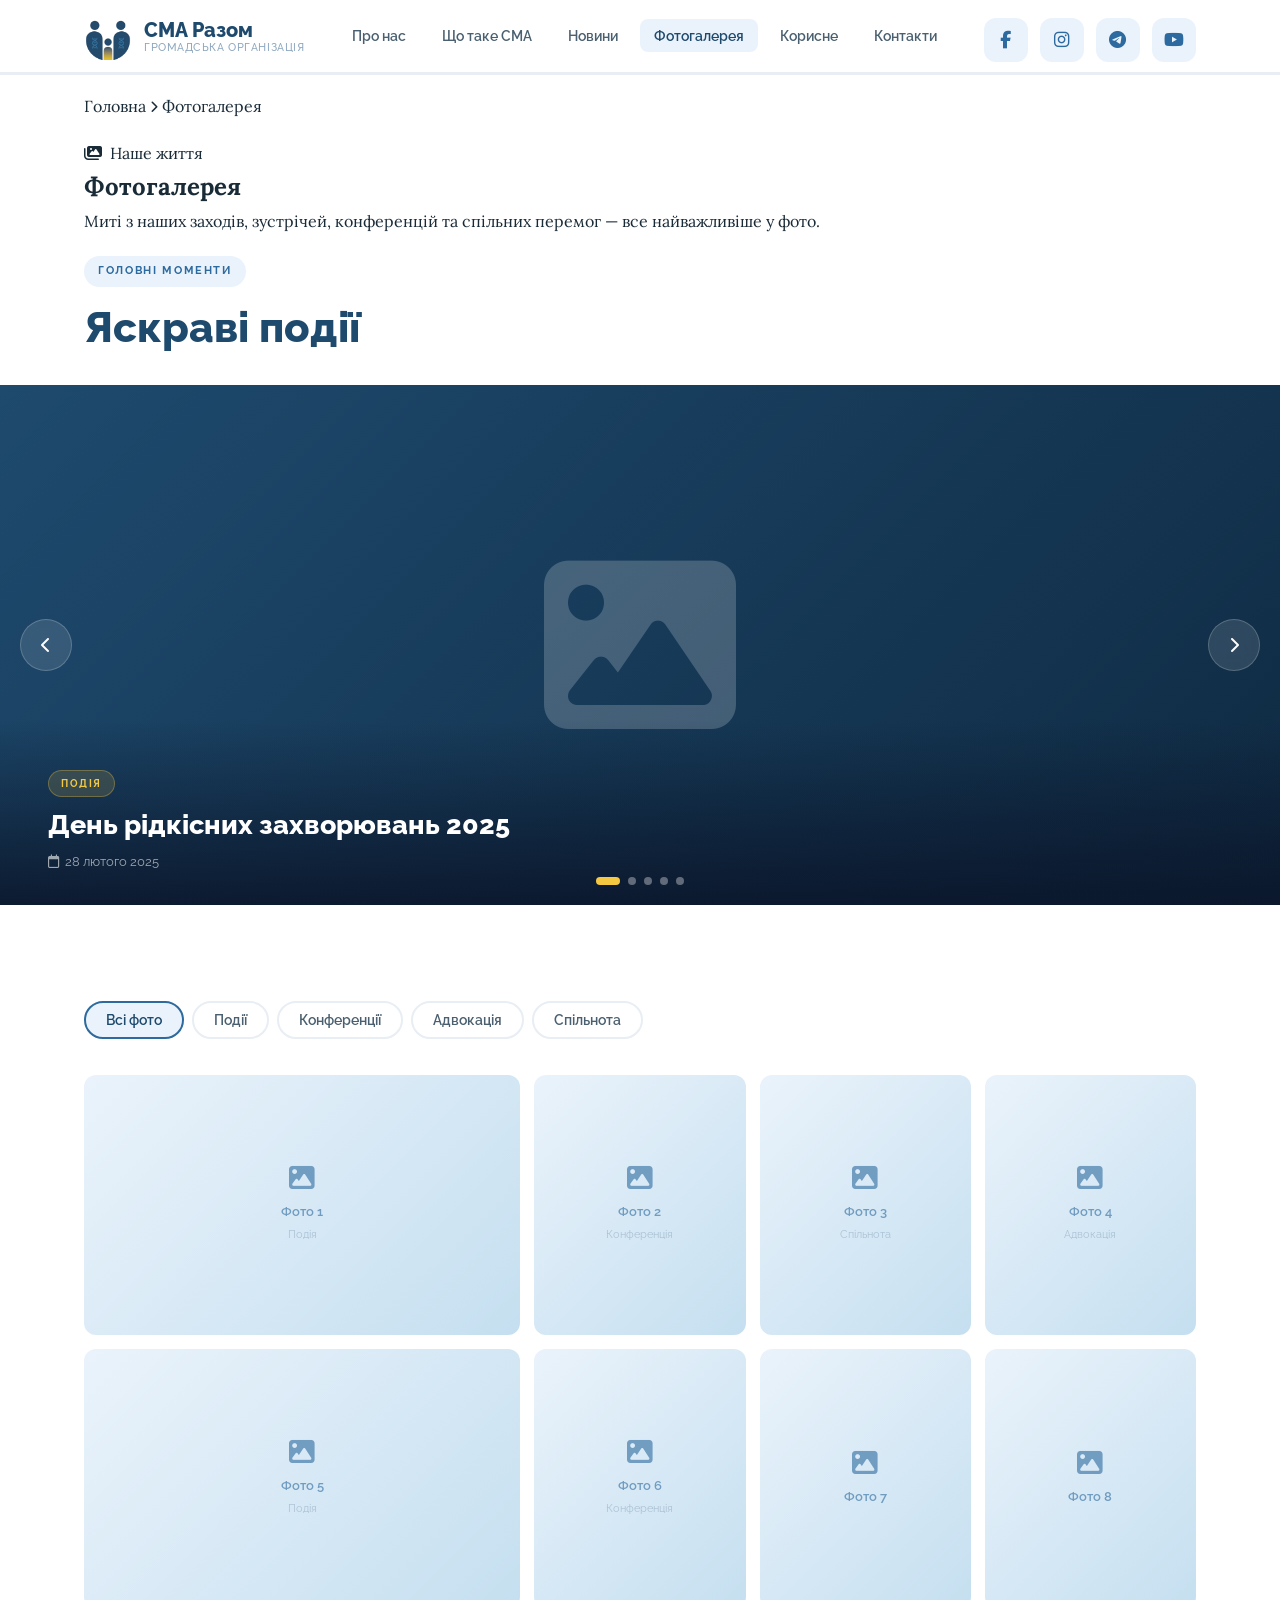
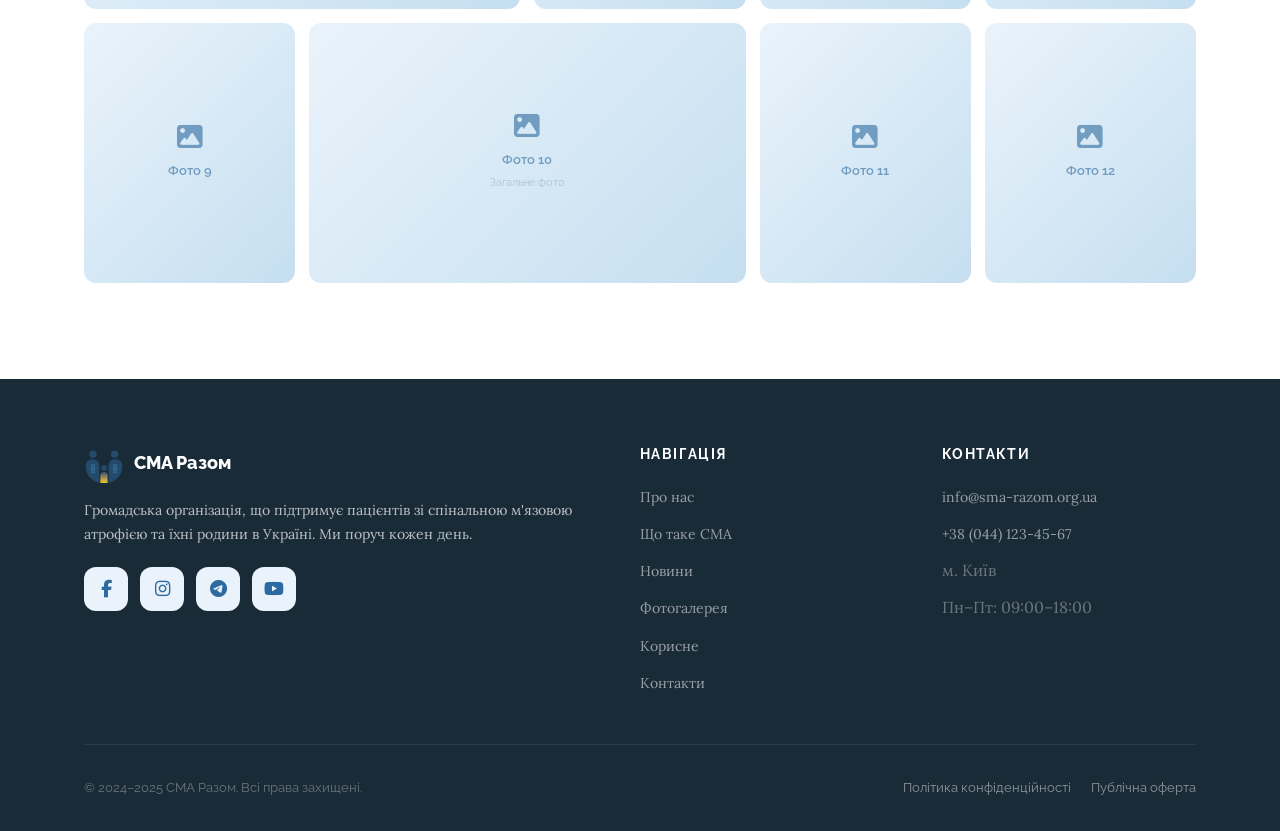
<file: gallery.html>
<!DOCTYPE html>
<html lang="uk">
<head>
  <meta charset="UTF-8" />
  <link rel="icon" type="image/x-icon" href="images/favicon.ico" />
  <link rel="icon" type="image/png" sizes="32x32" href="images/favicon-32.png" />
  <link rel="icon" type="image/png" sizes="16x16" href="images/favicon-16.png" />
  <link rel="apple-touch-icon" href="images/apple-touch-icon.png" />
  <meta name="viewport" content="width=device-width, initial-scale=1.0" />
  <meta name="description" content="Фотогалерея СМА Разом — фото з наших заходів, зустрічей та спільних перемог." />
  <title>Фотогалерея — СМА Разом</title>
  <link rel="stylesheet" href="css/main.css" />
  <link rel="stylesheet" href="css/gallery.css" />
  <link rel="stylesheet" href="https://cdnjs.cloudflare.com/ajax/libs/font-awesome/6.5.0/css/all.min.css" />
</head>
<body>

  <!-- HEADER — як на index.html -->
  <header class="header" id="header">
    <div class="container">
      <nav class="nav">
        <a href="index.html" class="nav-logo">
          <img src="images/logo.png" alt="СМА Разом" />
          <div class="nav-logo-text">
            СМА Разом
            <span>Громадська організація</span>
          </div>
        </a>
        <ul class="nav-links">
          <li><a href="about.html">Про нас</a></li>
          <li><a href="sma.html">Що таке СМА</a></li>
          <li><a href="news.html">Новини</a></li>
          <li><a href="gallery.html" class="current">Фотогалерея</a></li>
          <li><a href="useful.html">Корисне</a></li>
          <li><a href="contacts.html">Контакти</a></li>
        </ul>
        <div class="social-links">
          <a href="#" class="social-link" title="Facebook"><i class="fa-brands fa-facebook-f"></i></a>
          <a href="#" class="social-link" title="Instagram"><i class="fa-brands fa-instagram"></i></a>
          <a href="#" class="social-link" title="Telegram"><i class="fa-brands fa-telegram"></i></a>
          <a href="#" class="social-link" title="YouTube"><i class="fa-brands fa-youtube"></i></a>
        </div>
        <button class="nav-burger" aria-label="Меню">
          <span></span><span></span><span></span>
        </button>
      </nav>
    </div>
  </header>

  <div class="mobile-menu">
    <button class="mobile-menu-close">&times;</button>
    <div class="social-links">
      <a href="#" class="social-link" title="Facebook"><i class="fa-brands fa-facebook-f"></i></a>
      <a href="#" class="social-link" title="Instagram"><i class="fa-brands fa-instagram"></i></a>
      <a href="#" class="social-link" title="Telegram"><i class="fa-brands fa-telegram"></i></a>
      <a href="#" class="social-link" title="YouTube"><i class="fa-brands fa-youtube"></i></a>
    </div>
    <a href="about.html">Про нас</a>
    <a href="sma.html">Що таке СМА</a>
    <a href="news.html">Новини</a>
    <a href="gallery.html">Фотогалерея</a>
    <a href="useful.html">Корисне</a>
    <a href="contacts.html">Контакти</a>
  </div>

  <main>

    <!-- PAGE HERO -->
    <section class="page-hero">
      <div class="container">
        <div class="page-hero-inner">
          <div class="breadcrumb">
            <a href="index.html">Головна</a>
            <span><i class="fa-solid fa-chevron-right fa-xs"></i></span>
            <span>Фотогалерея</span>
          </div>
          <div class="page-hero-tag">
            <i class="fa-solid fa-images"></i>&nbsp; Наше життя
          </div>
          <h1>Фотогалерея</h1>
          <p class="page-hero-lead">
            Миті з наших заходів, зустрічей, конференцій та спільних перемог — все найважливіше у фото.
          </p>
        </div>
      </div>
    </section>

    <!-- SLIDER -->
    <section class="gallery-slider-section">
      <div class="container">
        <div class="section-tag" data-aos>Головні моменти</div>
        <h2 class="section-title" data-aos>Яскраві події</h2>
      </div>

      <div class="slider-wrap" data-aos>
        <div class="slider-track" id="sliderTrack">

          <!-- Слайд 1 -->
          <div class="slide">
            <div class="slide-img">
              <!--
                Замініть на реальне фото:
                <img src="images/gallery/slide-1.jpg" alt="День рідкісних захворювань 2025" />
              -->
              <div class="slide-placeholder"><i class="fa-solid fa-image fa-3x"></i></div>
            </div>
            <div class="slide-caption">
              <span class="slide-cat">Подія</span>
              <div class="slide-title">День рідкісних захворювань 2025</div>
              <div class="slide-date"><i class="fa-regular fa-calendar"></i> 28 лютого 2025</div>
            </div>
          </div>

          <!-- Слайд 2 -->
          <div class="slide">
            <div class="slide-img">
              <div class="slide-placeholder"><i class="fa-solid fa-image fa-3x"></i></div>
            </div>
            <div class="slide-caption">
              <span class="slide-cat">Конференція</span>
              <div class="slide-title">Конференція «СМА: Разом до перемоги» 2024</div>
              <div class="slide-date"><i class="fa-regular fa-calendar"></i> Червень 2024</div>
            </div>
          </div>

          <!-- Слайд 3 -->
          <div class="slide">
            <div class="slide-img">
              <div class="slide-placeholder"><i class="fa-solid fa-image fa-3x"></i></div>
            </div>
            <div class="slide-caption">
              <span class="slide-cat">Адвокація</span>
              <div class="slide-title">Зустріч з комітетом ВРУ з охорони здоров'я</div>
              <div class="slide-date"><i class="fa-regular fa-calendar"></i> Лютий 2025</div>
            </div>
          </div>

          <!-- Слайд 4 -->
          <div class="slide">
            <div class="slide-img">
              <div class="slide-placeholder"><i class="fa-solid fa-image fa-3x"></i></div>
            </div>
            <div class="slide-caption">
              <span class="slide-cat">Спільнота</span>
              <div class="slide-title">Зустріч родин — Київ 2024</div>
              <div class="slide-date"><i class="fa-regular fa-calendar"></i> Жовтень 2024</div>
            </div>
          </div>

          <!-- Слайд 5 -->
          <div class="slide">
            <div class="slide-img">
              <div class="slide-placeholder"><i class="fa-solid fa-image fa-3x"></i></div>
            </div>
            <div class="slide-caption">
              <span class="slide-cat">Міжнародне</span>
              <div class="slide-title">SMA Europe Conference — Варшава 2024</div>
              <div class="slide-date"><i class="fa-regular fa-calendar"></i> Вересень 2024</div>
            </div>
          </div>

        </div>

        <!-- Стрілки -->
        <button class="slider-arrow slider-arrow--prev" id="sliderPrev" aria-label="Попередній">
          <i class="fa-solid fa-chevron-left"></i>
        </button>
        <button class="slider-arrow slider-arrow--next" id="sliderNext" aria-label="Наступний">
          <i class="fa-solid fa-chevron-right"></i>
        </button>

        <!-- Точки -->
        <div class="slider-dots" id="sliderDots"></div>
      </div>
    </section>

    <!-- GALLERY GRID -->
    <section class="gallery-page-section">
      <div class="container">

        <div class="gallery-filters" data-aos>
          <button class="filter-btn active" data-filter="all">Всі фото</button>
          <button class="filter-btn" data-filter="events">Події</button>
          <button class="filter-btn" data-filter="conferences">Конференції</button>
          <button class="filter-btn" data-filter="advocacy">Адвокація</button>
          <button class="filter-btn" data-filter="community">Спільнота</button>
        </div>

        <div class="gallery-masonry" id="galleryGrid">

          <div class="gallery-cell gallery-cell--wide" data-category="events" data-aos>
            <div class="gallery-cell-inner">
              <!-- <img src="images/gallery/photo-1.jpg" alt="..."> -->
              <div class="gallery-placeholder"><i class="fa-solid fa-image fa-2x"></i><span>Фото 1<br><small>Подія</small></span></div>
              <div class="gallery-overlay">
                <button class="gallery-zoom-btn" data-title="День рідкісних захворювань 2025" data-idx="0"><i class="fa-solid fa-magnifying-glass-plus"></i></button>
                <div class="gallery-caption">День рідкісних захворювань · 2025</div>
              </div>
            </div>
          </div>

          <div class="gallery-cell" data-category="conferences" data-aos>
            <div class="gallery-cell-inner">
              <div class="gallery-placeholder"><i class="fa-solid fa-image fa-2x"></i><span>Фото 2<br><small>Конференція</small></span></div>
              <div class="gallery-overlay">
                <button class="gallery-zoom-btn" data-title="Конференція 2024" data-idx="1"><i class="fa-solid fa-magnifying-glass-plus"></i></button>
                <div class="gallery-caption">Конференція · 2024</div>
              </div>
            </div>
          </div>

          <div class="gallery-cell" data-category="community" data-aos>
            <div class="gallery-cell-inner">
              <div class="gallery-placeholder"><i class="fa-solid fa-image fa-2x"></i><span>Фото 3<br><small>Спільнота</small></span></div>
              <div class="gallery-overlay">
                <button class="gallery-zoom-btn" data-title="Наша спільнота" data-idx="2"><i class="fa-solid fa-magnifying-glass-plus"></i></button>
                <div class="gallery-caption">Наша спільнота · 2024</div>
              </div>
            </div>
          </div>

          <div class="gallery-cell" data-category="advocacy" data-aos>
            <div class="gallery-cell-inner">
              <div class="gallery-placeholder"><i class="fa-solid fa-image fa-2x"></i><span>Фото 4<br><small>Адвокація</small></span></div>
              <div class="gallery-overlay">
                <button class="gallery-zoom-btn" data-title="Зустріч з МОЗ" data-idx="3"><i class="fa-solid fa-magnifying-glass-plus"></i></button>
                <div class="gallery-caption">Зустріч з МОЗ · 2024</div>
              </div>
            </div>
          </div>

          <div class="gallery-cell gallery-cell--wide" data-category="events" data-aos>
            <div class="gallery-cell-inner">
              <div class="gallery-placeholder"><i class="fa-solid fa-image fa-2x"></i><span>Фото 5<br><small>Подія</small></span></div>
              <div class="gallery-overlay">
                <button class="gallery-zoom-btn" data-title="Захід 2024" data-idx="4"><i class="fa-solid fa-magnifying-glass-plus"></i></button>
                <div class="gallery-caption">Захід · 2024</div>
              </div>
            </div>
          </div>

          <div class="gallery-cell" data-category="conferences" data-aos>
            <div class="gallery-cell-inner">
              <div class="gallery-placeholder"><i class="fa-solid fa-image fa-2x"></i><span>Фото 6<br><small>Конференція</small></span></div>
              <div class="gallery-overlay">
                <button class="gallery-zoom-btn" data-title="Виступ 2023" data-idx="5"><i class="fa-solid fa-magnifying-glass-plus"></i></button>
                <div class="gallery-caption">Виступ · 2023</div>
              </div>
            </div>
          </div>

          <div class="gallery-cell" data-category="community" data-aos>
            <div class="gallery-cell-inner">
              <div class="gallery-placeholder"><i class="fa-solid fa-image fa-2x"></i><span>Фото 7</span></div>
              <div class="gallery-overlay">
                <button class="gallery-zoom-btn" data-title="Зустріч 2023" data-idx="6"><i class="fa-solid fa-magnifying-glass-plus"></i></button>
                <div class="gallery-caption">Зустріч · 2023</div>
              </div>
            </div>
          </div>

          <div class="gallery-cell" data-category="advocacy" data-aos>
            <div class="gallery-cell-inner">
              <div class="gallery-placeholder"><i class="fa-solid fa-image fa-2x"></i><span>Фото 8</span></div>
              <div class="gallery-overlay">
                <button class="gallery-zoom-btn" data-title="Парламент 2023" data-idx="7"><i class="fa-solid fa-magnifying-glass-plus"></i></button>
                <div class="gallery-caption">Парламент · 2023</div>
              </div>
            </div>
          </div>

          <div class="gallery-cell" data-category="events" data-aos>
            <div class="gallery-cell-inner">
              <div class="gallery-placeholder"><i class="fa-solid fa-image fa-2x"></i><span>Фото 9</span></div>
              <div class="gallery-overlay">
                <button class="gallery-zoom-btn" data-title="Захід 2023" data-idx="8"><i class="fa-solid fa-magnifying-glass-plus"></i></button>
                <div class="gallery-caption">Захід · 2023</div>
              </div>
            </div>
          </div>

          <div class="gallery-cell gallery-cell--wide" data-category="conferences" data-aos>
            <div class="gallery-cell-inner">
              <div class="gallery-placeholder"><i class="fa-solid fa-image fa-2x"></i><span>Фото 10<br><small>Загальне фото</small></span></div>
              <div class="gallery-overlay">
                <button class="gallery-zoom-btn" data-title="Конференція СМА Разом 2022" data-idx="9"><i class="fa-solid fa-magnifying-glass-plus"></i></button>
                <div class="gallery-caption">Конференція СМА Разом · 2022</div>
              </div>
            </div>
          </div>

          <div class="gallery-cell" data-category="community" data-aos>
            <div class="gallery-cell-inner">
              <div class="gallery-placeholder"><i class="fa-solid fa-image fa-2x"></i><span>Фото 11</span></div>
              <div class="gallery-overlay">
                <button class="gallery-zoom-btn" data-title="Спільнота 2022" data-idx="10"><i class="fa-solid fa-magnifying-glass-plus"></i></button>
                <div class="gallery-caption">Спільнота · 2022</div>
              </div>
            </div>
          </div>

          <div class="gallery-cell" data-category="events" data-aos>
            <div class="gallery-cell-inner">
              <div class="gallery-placeholder"><i class="fa-solid fa-image fa-2x"></i><span>Фото 12</span></div>
              <div class="gallery-overlay">
                <button class="gallery-zoom-btn" data-title="Захід 2022" data-idx="11"><i class="fa-solid fa-magnifying-glass-plus"></i></button>
                <div class="gallery-caption">Захід · 2022</div>
              </div>
            </div>
          </div>

        </div>

        <div class="gallery-no-results" id="noResults" style="display:none;">
          <i class="fa-regular fa-face-sad-tear fa-2x"></i>
          <p>Фото за цією категорією не знайдено.</p>
        </div>

      </div>
    </section>

  </main>

  <!-- LIGHTBOX -->
  <div class="lightbox" id="lightbox">
    <button class="lightbox-close" id="lightboxClose"><i class="fa-solid fa-xmark"></i></button>
    <button class="lightbox-prev" id="lightboxPrev"><i class="fa-solid fa-chevron-left"></i></button>
    <button class="lightbox-next" id="lightboxNext"><i class="fa-solid fa-chevron-right"></i></button>
    <div class="lightbox-content">
      <div class="lightbox-img-wrap" id="lightboxImgWrap"></div>
      <div class="lightbox-caption" id="lightboxCaption"></div>
    </div>
    <div class="lightbox-counter" id="lightboxCounter"></div>
  </div>

  <!-- FOOTER — як на index.html -->
  <footer class="footer">
    <div class="container">
      <div class="footer-top">
        <div class="footer-brand">
          <div class="footer-logo">
            <img src="images/logo.png" alt="СМА Разом" />
            <div class="footer-logo-name">СМА Разом</div>
          </div>
          <p class="footer-desc">
            Громадська організація, що підтримує пацієнтів зі спінальною м'язовою атрофією та їхні родини в Україні. Ми поруч кожен день.
          </p>
          <div class="social-links">
            <a href="#" class="social-link" title="Facebook"><i class="fa-brands fa-facebook-f"></i></a>
            <a href="#" class="social-link" title="Instagram"><i class="fa-brands fa-instagram"></i></a>
            <a href="#" class="social-link" title="Telegram"><i class="fa-brands fa-telegram"></i></a>
            <a href="#" class="social-link" title="YouTube"><i class="fa-brands fa-youtube"></i></a>
          </div>
        </div>

        <div>
          <div class="footer-col-title">Навігація</div>
          <ul class="footer-links">
            <li><a href="about.html">Про нас</a></li>
            <li><a href="sma.html">Що таке СМА</a></li>
            <li><a href="news.html">Новини</a></li>
            <li><a href="gallery.html">Фотогалерея</a></li>
            <li><a href="useful.html">Корисне</a></li>
            <li><a href="contacts.html">Контакти</a></li>
          </ul>
        </div>

        <div>
          <div class="footer-col-title">Контакти</div>
          <ul class="footer-links">
            <li><a href="mailto:info@sma-razom.org.ua">info@sma-razom.org.ua</a></li>
            <li><a href="tel:+380441234567">+38 (044) 123-45-67</a></li>
            <li style="color: rgba(255,255,255,0.35);">м. Київ</li>
            <li style="color: rgba(255,255,255,0.35);">Пн–Пт: 09:00–18:00</li>
          </ul>
        </div>
      </div>

      <div class="footer-bottom">
        <span>© 2024–2025 СМА Разом. Всі права захищені.</span>
        <div style="display: flex; gap: 20px;">
          <a href="#">Політика конфіденційності</a>
          <a href="#">Публічна оферта</a>
        </div>
      </div>
    </div>
  </footer>

  <button class="scroll-top" aria-label="Вгору"><i class="fa-solid fa-arrow-up"></i></button>
  <script src="js/main.js"></script>
  <script src="js/gallery.js"></script>
</body>
</html>
</file>
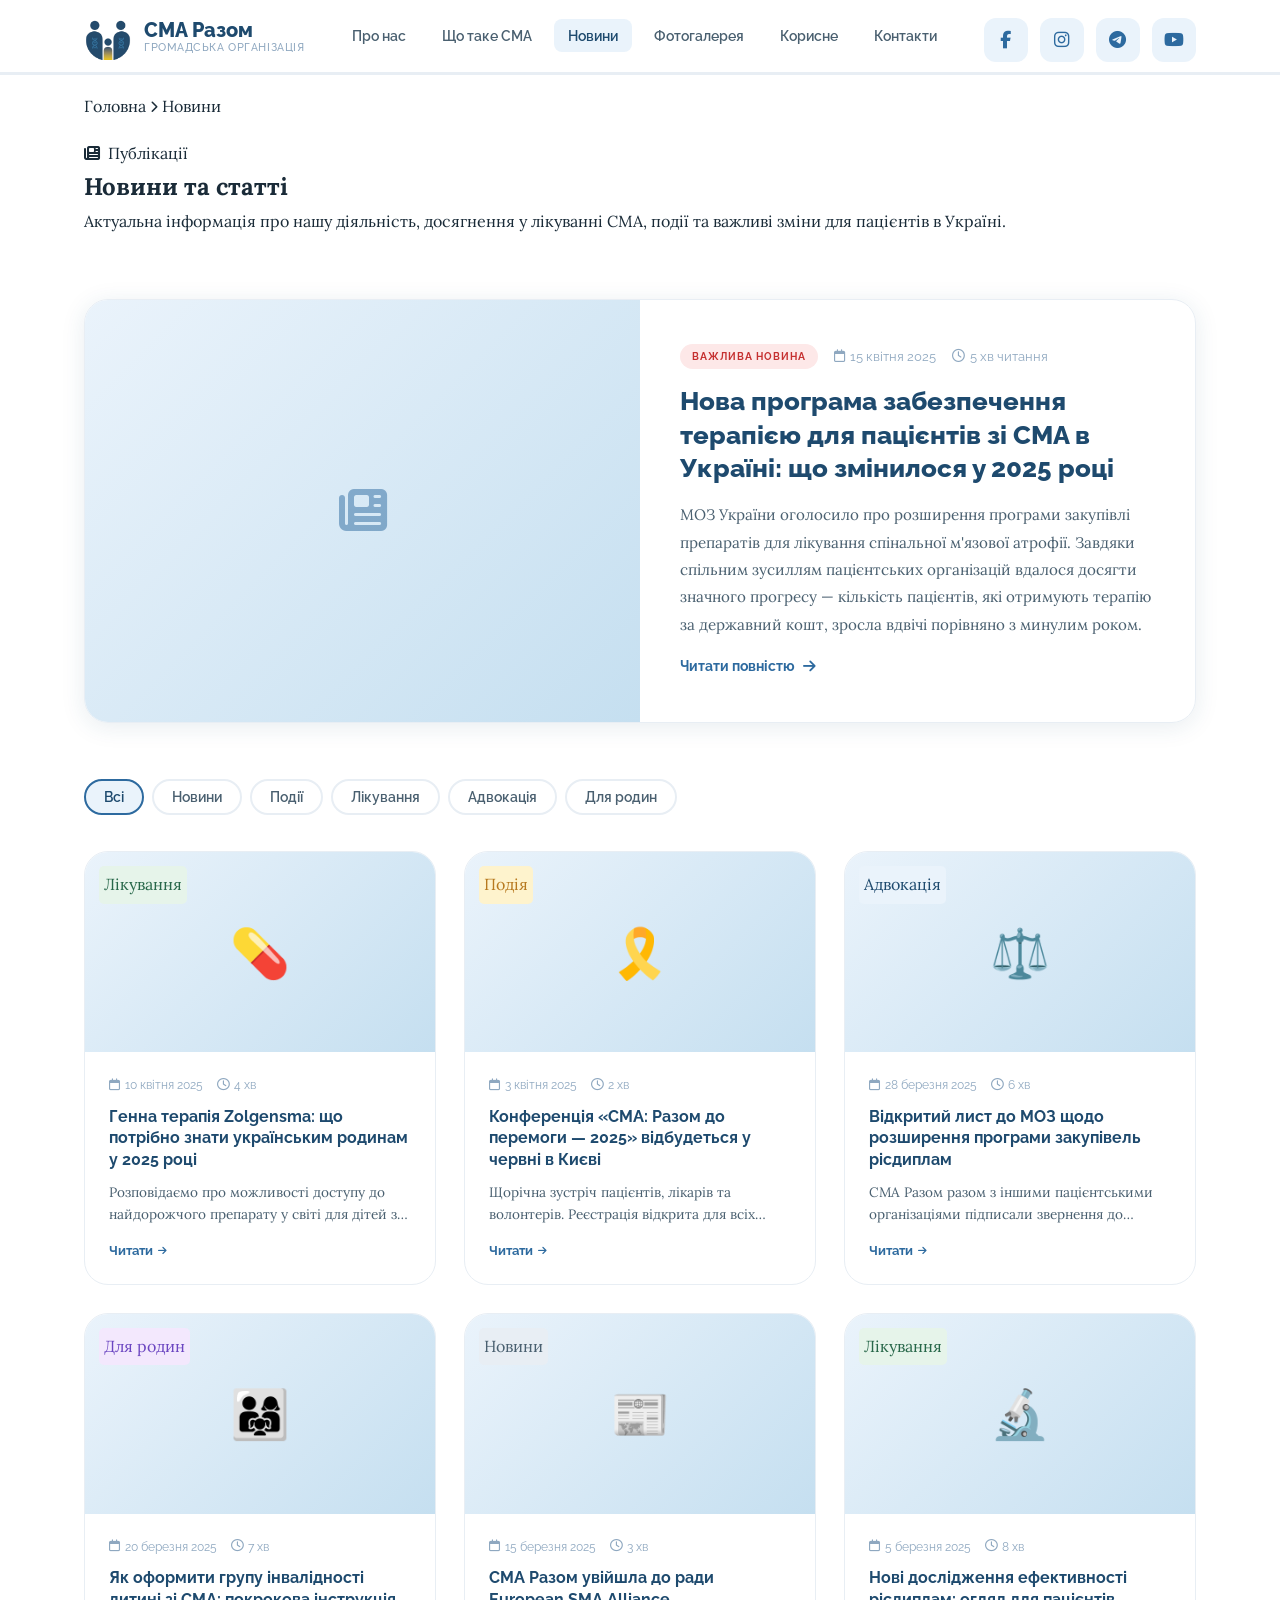
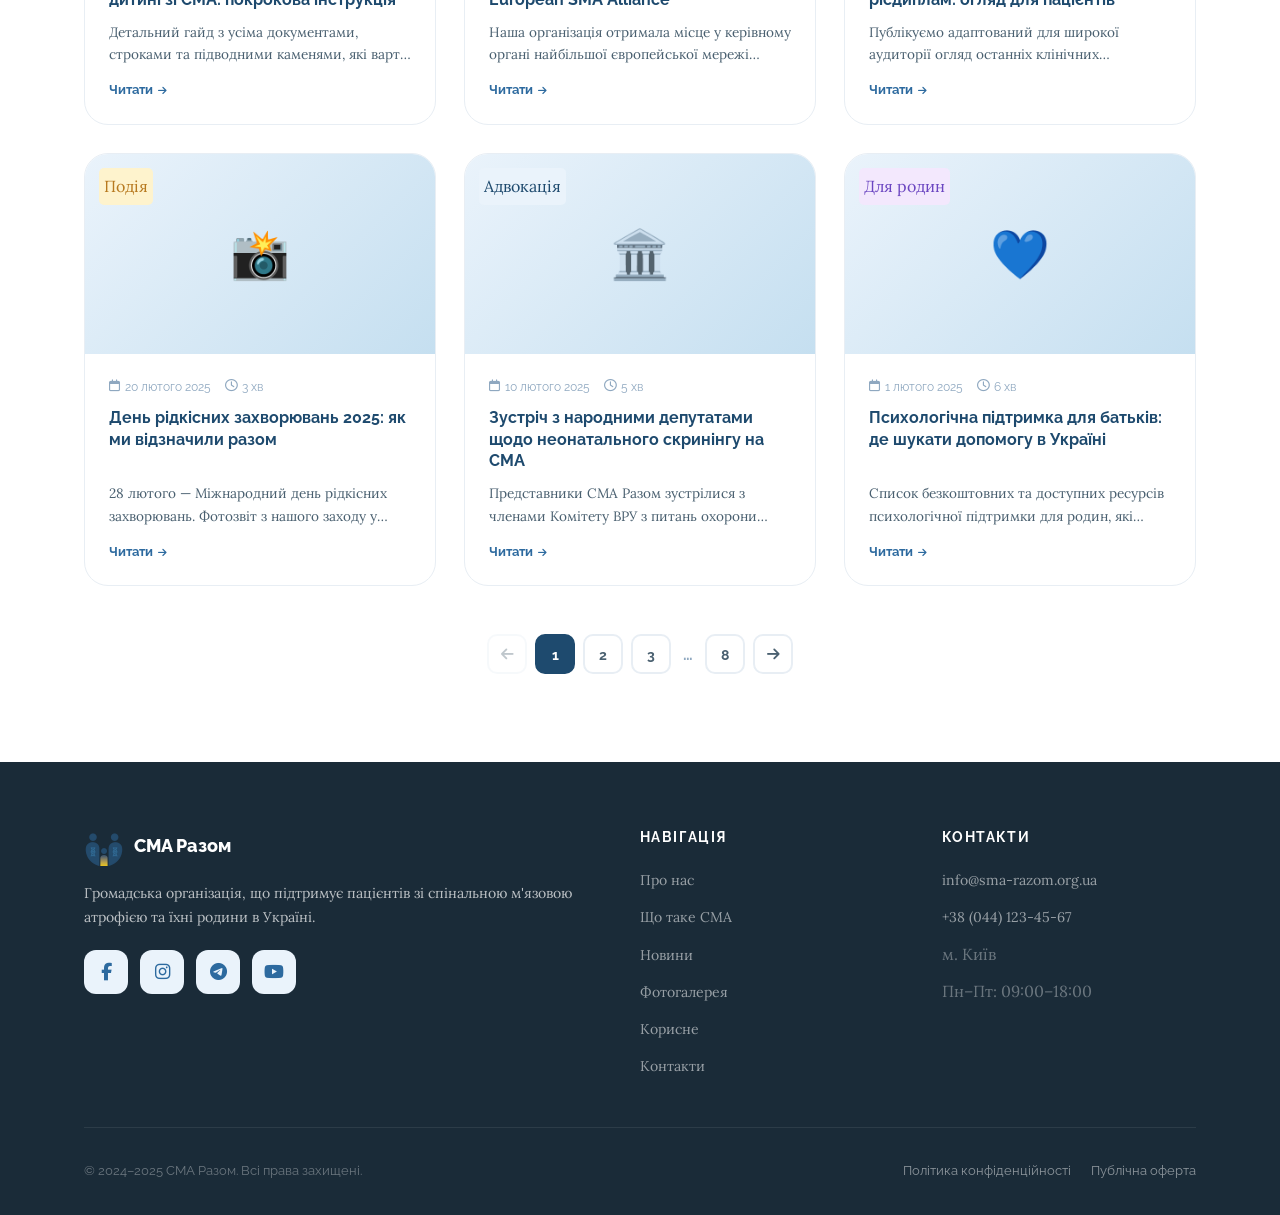
<file: news.html>
<!DOCTYPE html>
<html lang="uk">
<head>
  <meta charset="UTF-8" />
  <link rel="icon" type="image/x-icon" href="images/favicon.ico" />
  <link rel="icon" type="image/png" sizes="32x32" href="images/favicon-32.png" />
  <link rel="icon" type="image/png" sizes="16x16" href="images/favicon-16.png" />
  <link rel="apple-touch-icon" href="images/apple-touch-icon.png" />
  <meta name="viewport" content="width=device-width, initial-scale=1.0" />
  <meta name="description" content="Новини та статті організації СМА Разом — останні події, досягнення та корисна інформація." />
  <title>Новини — СМА Разом</title>
  <link rel="stylesheet" href="css/main.css" />
  <link rel="stylesheet" href="https://cdnjs.cloudflare.com/ajax/libs/font-awesome/6.5.0/css/all.min.css" />
</head>
<body>

  <!-- HEADER -->
  <header class="header" id="header">
    <div class="container">
      <nav class="nav">
        <a href="index.html" class="nav-logo">
          <img src="images/logo.png" alt="СМА Разом" />
          <div class="nav-logo-text">
            СМА Разом
            <span>Громадська організація</span>
          </div>
        </a>
        <ul class="nav-links">
          <li><a href="about.html">Про нас</a></li>
          <li><a href="sma.html">Що таке СМА</a></li>
          <li><a href="news.html" class="current">Новини</a></li>
          <li><a href="gallery.html">Фотогалерея</a></li>
          <li><a href="useful.html">Корисне</a></li>
          <li><a href="contacts.html">Контакти</a></li>
        </ul>
      <div class="social-links">
        <a href="#" class="social-link"><i class="fa-brands fa-facebook-f"></i></a>
        <a href="#" class="social-link"><i class="fa-brands fa-instagram"></i></a>
        <a href="#" class="social-link"><i class="fa-brands fa-telegram"></i></a>
        <a href="#" class="social-link"><i class="fa-brands fa-youtube"></i></a>
      </div>
        <button class="nav-burger" aria-label="Меню">
          <span></span><span></span><span></span>
        </button>
      </nav>
    </div>
  </header>

  <div class="mobile-menu">
    <button class="mobile-menu-close">&times;</button>
    <div class="social-links">
      <a href="#" class="social-link" title="Facebook"><i class="fa-brands fa-facebook-f"></i></a>
      <a href="#" class="social-link" title="Instagram"><i class="fa-brands fa-instagram"></i></a>
      <a href="#" class="social-link" title="Telegram"><i class="fa-brands fa-telegram"></i></a>
      <a href="#" class="social-link" title="YouTube"><i class="fa-brands fa-youtube"></i></a>
    </div>
    <a href="about.html">Про нас</a>
    <a href="sma.html">Що таке СМА</a>
    <a href="news.html">Новини</a>
    <a href="gallery.html">Фотогалерея</a>
    <a href="useful.html">Корисне</a>
    <a href="contacts.html">Контакти</a>
  </div>

  <main>

    <!-- PAGE HERO -->
    <section class="page-hero">
      <div class="container">
        <div class="page-hero-inner">
          <div class="breadcrumb">
            <a href="index.html">Головна</a>
            <span><i class="fa-solid fa-chevron-right fa-xs"></i></span>
            <span>Новини</span>
          </div>
          <div class="page-hero-tag">
            <i class="fa-solid fa-newspaper"></i>&nbsp; Публікації
          </div>
          <h1>Новини та статті</h1>
          <p class="page-hero-lead">
            Актуальна інформація про нашу діяльність, досягнення у лікуванні СМА, події та важливі зміни для пацієнтів в Україні.
          </p>
        </div>
      </div>
    </section>

    <!-- FEATURED NEWS -->
    <section class="news-featured">
      <div class="container">
        <a href="single-post.html" class="featured-card" data-aos>
          <div class="featured-card-img">
            <!-- <img src="images/news-featured.jpg" alt="..."> -->
            <div class="featured-img-placeholder">
              <i class="fa-solid fa-newspaper fa-3x"></i>
            </div>
          </div>
          <div class="featured-card-body">
            <div class="featured-card-meta">
              <span class="news-cat news-cat--important">Важлива новина</span>
              <span class="news-date"><i class="fa-regular fa-calendar"></i> 15 квітня 2025</span>
              <span class="news-read-time"><i class="fa-regular fa-clock"></i> 5 хв читання</span>
            </div>
            <h2 class="featured-card-title">
              Нова програма забезпечення терапією для пацієнтів зі СМА в Україні: що змінилося у 2025 році
            </h2>
            <p class="featured-card-text">
              МОЗ України оголосило про розширення програми закупівлі препаратів для лікування спінальної м'язової атрофії. Завдяки спільним зусиллям пацієнтських організацій вдалося досягти значного прогресу — кількість пацієнтів, які отримують терапію за державний кошт, зросла вдвічі порівняно з минулим роком.
            </p>
            <span class="featured-card-link">
              Читати повністю <i class="fa-solid fa-arrow-right"></i>
            </span>
          </div>
        </a>
      </div>
    </section>

    <!-- MAIN CONTENT: GRID + SIDEBAR -->
    <section class="news-main">
      <div class="container">
        <div class="news-layout">

          <!-- LEFT: Filters + Grid -->
          <div class="news-content">

            <!-- Filters -->
            <div class="news-filters" data-aos>
              <button class="filter-btn active" data-filter="all">Всі</button>
              <button class="filter-btn" data-filter="news">Новини</button>
              <button class="filter-btn" data-filter="event">Події</button>
              <button class="filter-btn" data-filter="medical">Лікування</button>
              <button class="filter-btn" data-filter="advocacy">Адвокація</button>
              <button class="filter-btn" data-filter="family">Для родин</button>
            </div>

            <!-- News Grid -->
            <div class="news-grid-list" id="newsGrid">

              <article class="news-item" data-category="medical" data-aos>
                <a href="single-post.html" class="news-item-img">
                  <!-- <img src="images/news-1.jpg" alt="..."> -->
                  <div class="news-item-img-placeholder">💊</div>
                  <span class="news-item-cat news-cat--medical">Лікування</span>
                </a>
                <div class="news-item-body">
                  <div class="news-item-meta">
                    <span><i class="fa-regular fa-calendar"></i> 10 квітня 2025</span>
                    <span><i class="fa-regular fa-clock"></i> 4 хв</span>
                  </div>
                  <h3 class="news-item-title">
                    <a href="single-post.html">Генна терапія Zolgensma: що потрібно знати українським родинам у 2025 році</a>
                  </h3>
                  <p class="news-item-excerpt">Розповідаємо про можливості доступу до найдорожчого препарату у світі для дітей зі СМА типу 1 в Україні та за кордоном.</p>
                  <a href="single-post.html" class="news-item-link">Читати <i class="fa-solid fa-arrow-right fa-xs"></i></a>
                </div>
              </article>

              <article class="news-item" data-category="event" data-aos data-aos-delay="100">
                <a href="single-post.html" class="news-item-img">
                  <div class="news-item-img-placeholder">🎗️</div>
                  <span class="news-item-cat news-cat--event">Подія</span>
                </a>
                <div class="news-item-body">
                  <div class="news-item-meta">
                    <span><i class="fa-regular fa-calendar"></i> 3 квітня 2025</span>
                    <span><i class="fa-regular fa-clock"></i> 2 хв</span>
                  </div>
                  <h3 class="news-item-title">
                    <a href="single-post.html">Конференція «СМА: Разом до перемоги — 2025» відбудеться у червні в Києві</a>
                  </h3>
                  <p class="news-item-excerpt">Щорічна зустріч пацієнтів, лікарів та волонтерів. Реєстрація відкрита для всіх охочих.</p>
                  <a href="single-post.html" class="news-item-link">Читати <i class="fa-solid fa-arrow-right fa-xs"></i></a>
                </div>
              </article>

              <article class="news-item" data-category="advocacy" data-aos data-aos-delay="200">
                <a href="single-post.html" class="news-item-img">
                  <div class="news-item-img-placeholder">⚖️</div>
                  <span class="news-item-cat news-cat--advocacy">Адвокація</span>
                </a>
                <div class="news-item-body">
                  <div class="news-item-meta">
                    <span><i class="fa-regular fa-calendar"></i> 28 березня 2025</span>
                    <span><i class="fa-regular fa-clock"></i> 6 хв</span>
                  </div>
                  <h3 class="news-item-title">
                    <a href="single-post.html">Відкритий лист до МОЗ щодо розширення програми закупівель рісдиплам</a>
                  </h3>
                  <p class="news-item-excerpt">СМА Разом разом з іншими пацієнтськими організаціями підписали звернення до міністерства охорони здоров'я.</p>
                  <a href="single-post.html" class="news-item-link">Читати <i class="fa-solid fa-arrow-right fa-xs"></i></a>
                </div>
              </article>

              <article class="news-item" data-category="family" data-aos>
                <a href="single-post.html" class="news-item-img">
                  <div class="news-item-img-placeholder">👨‍👩‍👧</div>
                  <span class="news-item-cat news-cat--family">Для родин</span>
                </a>
                <div class="news-item-body">
                  <div class="news-item-meta">
                    <span><i class="fa-regular fa-calendar"></i> 20 березня 2025</span>
                    <span><i class="fa-regular fa-clock"></i> 7 хв</span>
                  </div>
                  <h3 class="news-item-title">
                    <a href="single-post.html">Як оформити групу інвалідності дитині зі СМА: покрокова інструкція</a>
                  </h3>
                  <p class="news-item-excerpt">Детальний гайд з усіма документами, строками та підводними каменями, які варто знати кожній родині.</p>
                  <a href="single-post.html" class="news-item-link">Читати <i class="fa-solid fa-arrow-right fa-xs"></i></a>
                </div>
              </article>

              <article class="news-item" data-category="news" data-aos data-aos-delay="100">
                <a href="single-post.html" class="news-item-img">
                  <div class="news-item-img-placeholder">📰</div>
                  <span class="news-item-cat news-cat--news">Новини</span>
                </a>
                <div class="news-item-body">
                  <div class="news-item-meta">
                    <span><i class="fa-regular fa-calendar"></i> 15 березня 2025</span>
                    <span><i class="fa-regular fa-clock"></i> 3 хв</span>
                  </div>
                  <h3 class="news-item-title">
                    <a href="single-post.html">СМА Разом увійшла до ради European SMA Alliance</a>
                  </h3>
                  <p class="news-item-excerpt">Наша організація отримала місце у керівному органі найбільшої європейської мережі пацієнтських організацій зі СМА.</p>
                  <a href="single-post.html" class="news-item-link">Читати <i class="fa-solid fa-arrow-right fa-xs"></i></a>
                </div>
              </article>

              <article class="news-item" data-category="medical" data-aos data-aos-delay="200">
                <a href="single-post.html" class="news-item-img">
                  <div class="news-item-img-placeholder">🔬</div>
                  <span class="news-item-cat news-cat--medical">Лікування</span>
                </a>
                <div class="news-item-body">
                  <div class="news-item-meta">
                    <span><i class="fa-regular fa-calendar"></i> 5 березня 2025</span>
                    <span><i class="fa-regular fa-clock"></i> 8 хв</span>
                  </div>
                  <h3 class="news-item-title">
                    <a href="single-post.html">Нові дослідження ефективності рісдиплам: огляд для пацієнтів</a>
                  </h3>
                  <p class="news-item-excerpt">Публікуємо адаптований для широкої аудиторії огляд останніх клінічних досліджень препарату Evrysdi.</p>
                  <a href="single-post.html" class="news-item-link">Читати <i class="fa-solid fa-arrow-right fa-xs"></i></a>
                </div>
              </article>

              <article class="news-item" data-category="event" data-aos>
                <a href="single-post.html" class="news-item-img">
                  <div class="news-item-img-placeholder">📸</div>
                  <span class="news-item-cat news-cat--event">Подія</span>
                </a>
                <div class="news-item-body">
                  <div class="news-item-meta">
                    <span><i class="fa-regular fa-calendar"></i> 20 лютого 2025</span>
                    <span><i class="fa-regular fa-clock"></i> 3 хв</span>
                  </div>
                  <h3 class="news-item-title">
                    <a href="single-post.html">День рідкісних захворювань 2025: як ми відзначили разом</a>
                  </h3>
                  <p class="news-item-excerpt">28 лютого — Міжнародний день рідкісних захворювань. Фотозвіт з нашого заходу у Києві.</p>
                  <a href="single-post.html" class="news-item-link">Читати <i class="fa-solid fa-arrow-right fa-xs"></i></a>
                </div>
              </article>

              <article class="news-item" data-category="advocacy" data-aos data-aos-delay="100">
                <a href="single-post.html" class="news-item-img">
                  <div class="news-item-img-placeholder">🏛️</div>
                  <span class="news-item-cat news-cat--advocacy">Адвокація</span>
                </a>
                <div class="news-item-body">
                  <div class="news-item-meta">
                    <span><i class="fa-regular fa-calendar"></i> 10 лютого 2025</span>
                    <span><i class="fa-regular fa-clock"></i> 5 хв</span>
                  </div>
                  <h3 class="news-item-title">
                    <a href="single-post.html">Зустріч з народними депутатами щодо неонатального скринінгу на СМА</a>
                  </h3>
                  <p class="news-item-excerpt">Представники СМА Разом зустрілися з членами Комітету ВРУ з питань охорони здоров'я.</p>
                  <a href="single-post.html" class="news-item-link">Читати <i class="fa-solid fa-arrow-right fa-xs"></i></a>
                </div>
              </article>

              <article class="news-item" data-category="family" data-aos data-aos-delay="200">
                <a href="single-post.html" class="news-item-img">
                  <div class="news-item-img-placeholder">💙</div>
                  <span class="news-item-cat news-cat--family">Для родин</span>
                </a>
                <div class="news-item-body">
                  <div class="news-item-meta">
                    <span><i class="fa-regular fa-calendar"></i> 1 лютого 2025</span>
                    <span><i class="fa-regular fa-clock"></i> 6 хв</span>
                  </div>
                  <h3 class="news-item-title">
                    <a href="single-post.html">Психологічна підтримка для батьків: де шукати допомогу в Україні</a>
                  </h3>
                  <p class="news-item-excerpt">Список безкоштовних та доступних ресурсів психологічної підтримки для родин, які виховують дітей зі СМА.</p>
                  <a href="single-post.html" class="news-item-link">Читати <i class="fa-solid fa-arrow-right fa-xs"></i></a>
                </div>
              </article>

            </div><!-- /newsGrid -->

            <!-- No results -->
            <div class="news-no-results" id="noResults" style="display:none;">
              <i class="fa-regular fa-face-sad-tear fa-2x"></i>
              <p>За цією категорією публікацій не знайдено.</p>
            </div>

            <!-- Pagination -->
            <div class="pagination" id="pagination" data-aos>
              <button class="page-btn page-prev" disabled>
                <i class="fa-solid fa-arrow-left"></i>
              </button>
              <button class="page-num active">1</button>
              <button class="page-num">2</button>
              <button class="page-num">3</button>
              <span class="page-dots">…</span>
              <button class="page-num">8</button>
              <button class="page-btn page-next">
                <i class="fa-solid fa-arrow-right"></i>
              </button>
            </div>

          </div><!-- /news-content -->
        </div><!-- /news-layout -->
      </div>
    </section>

  </main>

  <!-- FOOTER -->
  <footer class="footer">
    <div class="container">
      <div class="footer-top">
        <div class="footer-brand">
          <div class="footer-logo">
            <img src="images/logo.png" alt="СМА Разом" />
            <div class="footer-logo-name">СМА Разом</div>
          </div>
          <p class="footer-desc">Громадська організація, що підтримує пацієнтів зі спінальною м'язовою атрофією та їхні родини в Україні.</p>
          <div class="social-links">
            <a href="#" class="social-link"><i class="fa-brands fa-facebook-f"></i></a>
            <a href="#" class="social-link"><i class="fa-brands fa-instagram"></i></a>
            <a href="#" class="social-link"><i class="fa-brands fa-telegram"></i></a>
            <a href="#" class="social-link"><i class="fa-brands fa-youtube"></i></a>
          </div>
        </div>
        <div>
          <div class="footer-col-title">Навігація</div>
          <ul class="footer-links">
            <li><a href="about.html">Про нас</a></li>
            <li><a href="sma.html">Що таке СМА</a></li>
            <li><a href="news.html">Новини</a></li>
            <li><a href="gallery.html">Фотогалерея</a></li>
            <li><a href="useful.html">Корисне</a></li>
            <li><a href="contacts.html">Контакти</a></li>
          </ul>
        </div>
        <div>
          <div class="footer-col-title">Контакти</div>
          <ul class="footer-links">
            <li><a href="mailto:info@sma-razom.org.ua">info@sma-razom.org.ua</a></li>
            <li><a href="tel:+380441234567">+38 (044) 123-45-67</a></li>
            <li style="color:rgba(255,255,255,0.35)">м. Київ</li>
            <li style="color:rgba(255,255,255,0.35)">Пн–Пт: 09:00–18:00</li>
          </ul>
        </div>
      </div>
      <div class="footer-bottom">
        <span>© 2024–2025 СМА Разом. Всі права захищені.</span>
        <div style="display:flex;gap:20px">
          <a href="#">Політика конфіденційності</a>
          <a href="#">Публічна оферта</a>
        </div>
      </div>
    </div>
  </footer>

  <button class="scroll-top" aria-label="Вгору"><i class="fa-solid fa-arrow-up"></i></button>
  <script src="js/main.js"></script>
  <script ></script>
</body>
</html>
</file>
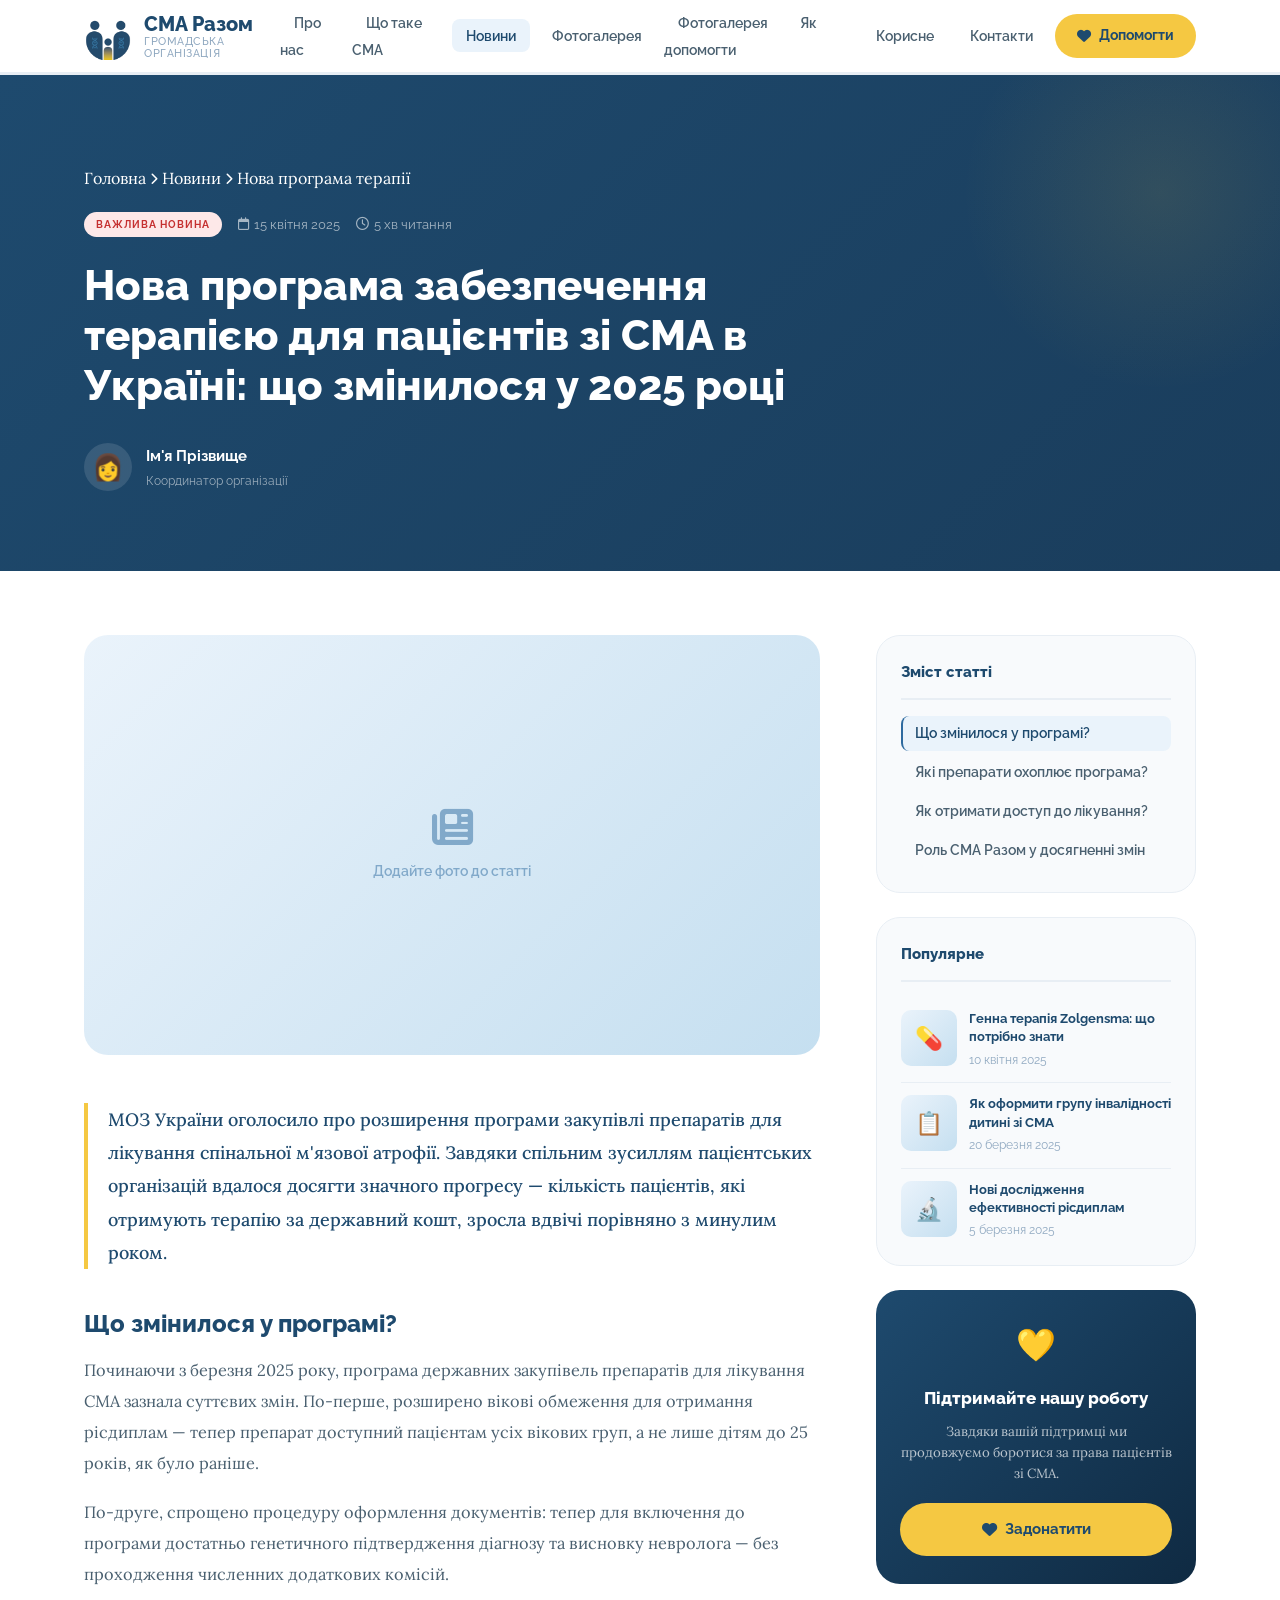
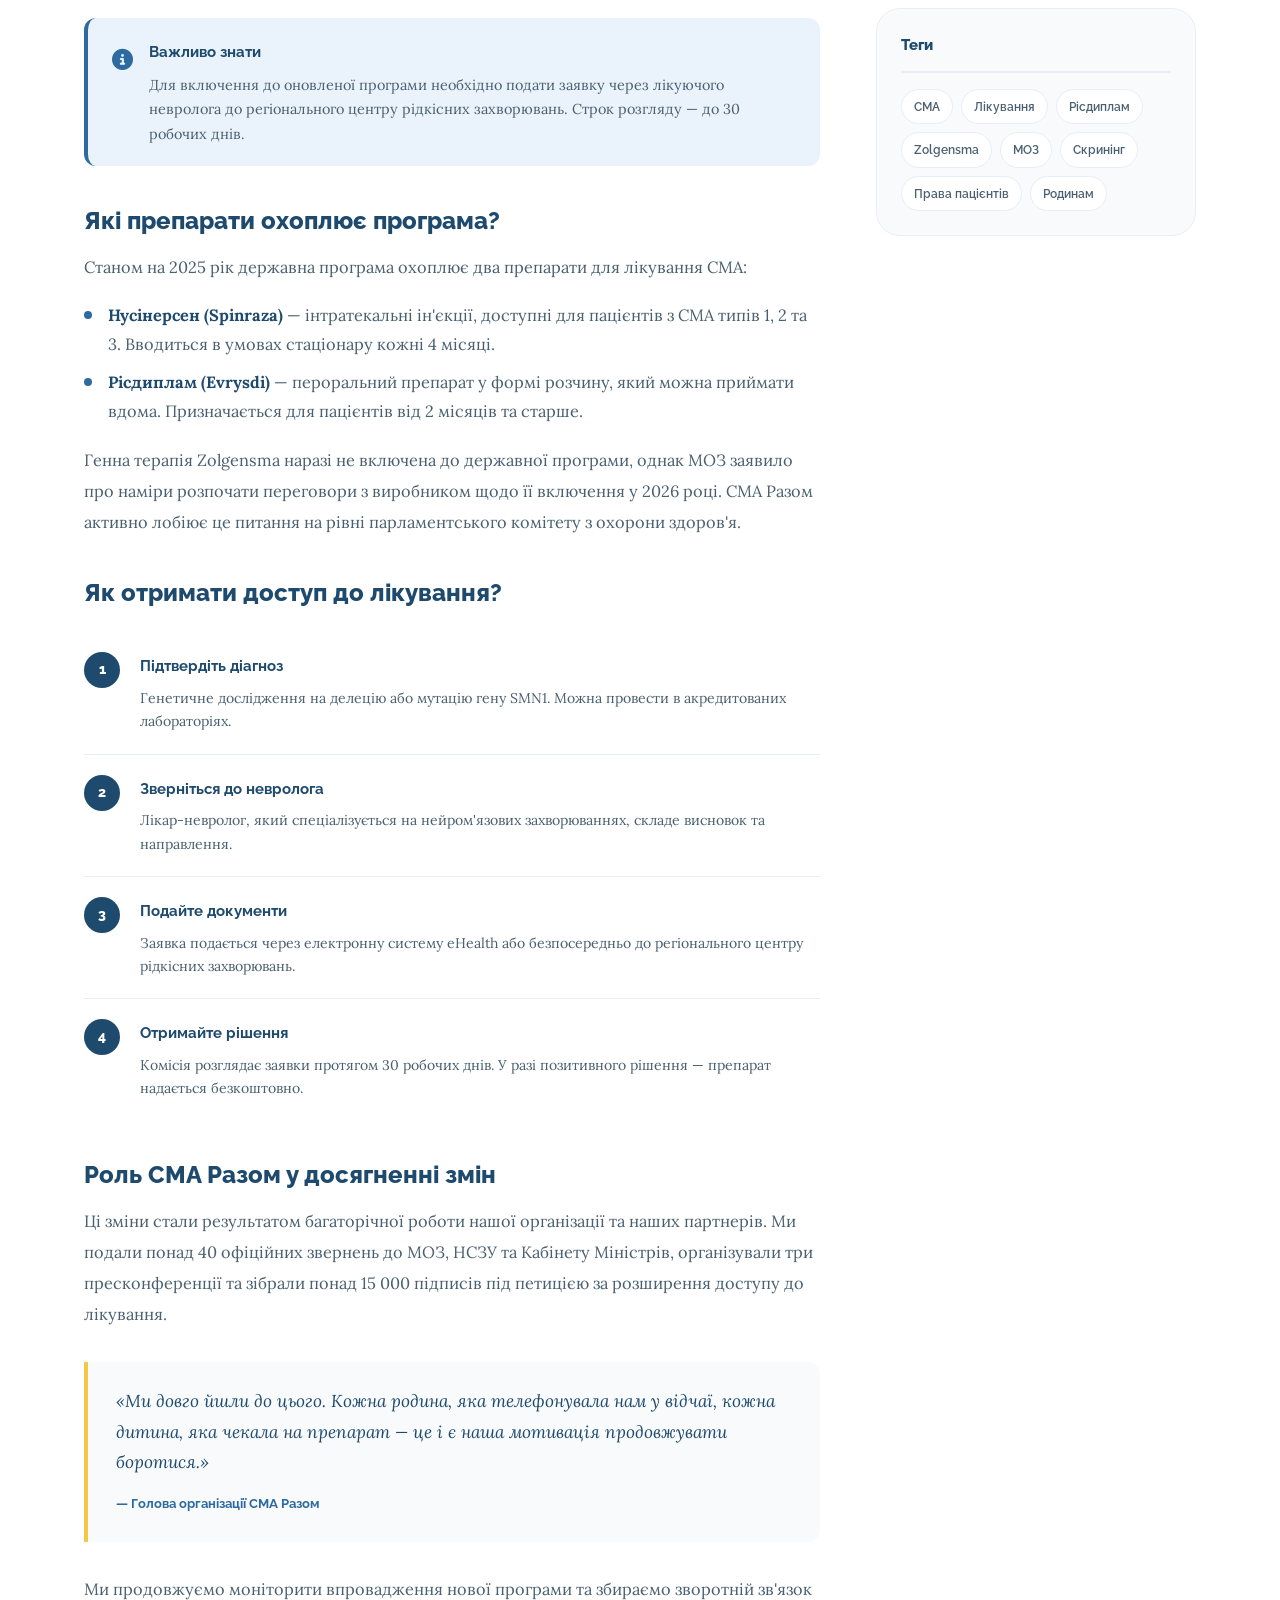
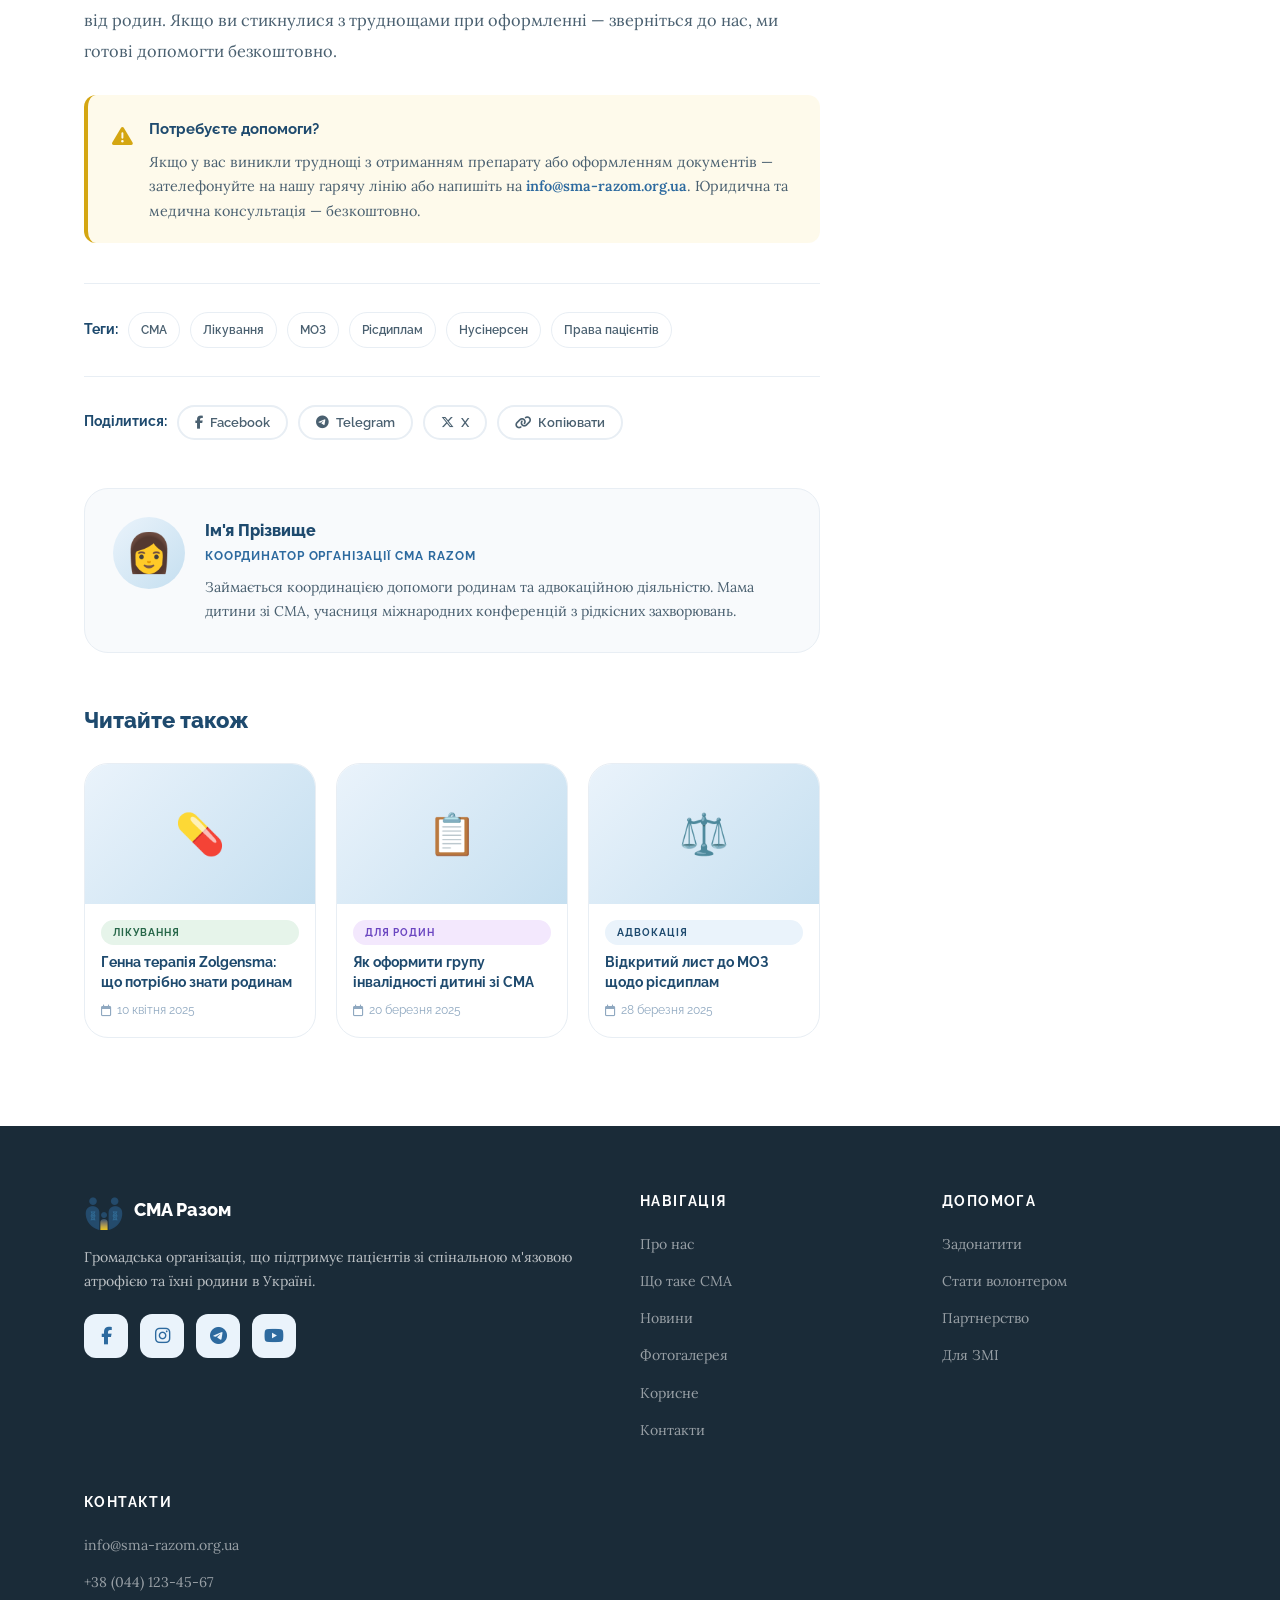
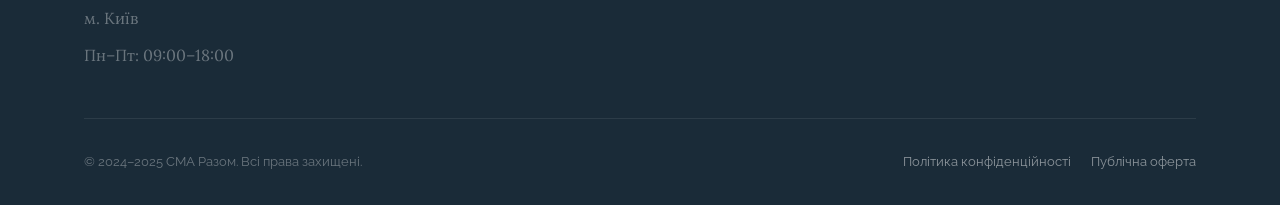
<file: single-post.html>
<!DOCTYPE html>
<html lang="uk">
<head>
  <meta charset="UTF-8" />
  <link rel="icon" type="image/x-icon" href="images/favicon.ico" />
  <link rel="icon" type="image/png" sizes="32x32" href="images/favicon-32.png" />
  <link rel="icon" type="image/png" sizes="16x16" href="images/favicon-16.png" />
  <link rel="apple-touch-icon" href="images/apple-touch-icon.png" />
  <meta name="viewport" content="width=device-width, initial-scale=1.0" />
  <meta name="description" content="Нова програма забезпечення терапією для пацієнтів зі СМА в Україні — СМА Разом" />
  <title>Нова програма забезпечення терапією — СМА Разом</title>
  <link rel="stylesheet" href="css/main.css" />
  <link rel="stylesheet" href="https://cdnjs.cloudflare.com/ajax/libs/font-awesome/6.5.0/css/all.min.css" />
</head>
<body>

  <!-- HEADER -->
  <header class="header" id="header">
    <div class="container">
      <nav class="nav">
        <a href="index.html" class="nav-logo">
          <img src="images/logo.png" alt="СМА Разом" />
          <div class="nav-logo-text">
            СМА Разом
            <span>Громадська організація</span>
          </div>
        </a>
        <ul class="nav-links">
          <li><a href="about.html">Про нас</a></li>
          <li><a href="sma.html">Що таке СМА</a></li>
          <li><a href="news.html" class="current">Новини</a></li>
          <li><a href="gallery.html">Фотогалерея</a></li>
          <li><a href="gallery.html">Фотогалерея</a>
    <a href="donate.html">Як допомогти</a></li>
          <li><a href="useful.html">Корисне</a></li>
          <li><a href="contacts.html">Контакти</a></li>
        </ul>
        <a href="donate.html" class="btn btn-gold nav-cta">
          <i class="fa-solid fa-heart"></i> Допомогти
        </a>
        <button class="nav-burger" aria-label="Меню">
          <span></span><span></span><span></span>
        </button>
      </nav>
    </div>
  </header>

  <div class="mobile-menu">
    <button class="mobile-menu-close">&times;</button>
    <a href="about.html">Про нас</a>
    <a href="sma.html">Що таке СМА</a>
    <a href="news.html">Новини</a>
    <a href="gallery.html">Фотогалерея</a>
    <a href="donate.html">Як допомогти</a>
    <a href="useful.html">Корисне</a>
    <a href="contacts.html">Контакти</a>
  </div>

  <main>

    <!-- POST HERO -->
    <section class="post-hero">
      <div class="container">
        <div class="post-hero-inner">
          <div class="breadcrumb">
            <a href="index.html">Головна</a>
            <span><i class="fa-solid fa-chevron-right fa-xs"></i></span>
            <a href="news.html">Новини</a>
            <span><i class="fa-solid fa-chevron-right fa-xs"></i></span>
            <span>Нова програма терапії</span>
          </div>
          <div class="post-hero-meta">
            <span class="news-cat news-cat--important">Важлива новина</span>
            <span class="news-date"><i class="fa-regular fa-calendar"></i> 15 квітня 2025</span>
            <span class="news-read-time"><i class="fa-regular fa-clock"></i> 5 хв читання</span>
          </div>
          <h1 class="post-hero-title">
            Нова програма забезпечення терапією для пацієнтів зі СМА в Україні: що змінилося у 2025 році
          </h1>
          <div class="post-hero-author">
            <div class="post-author-avatar">👩</div>
            <div>
              <div class="post-author-name">Ім'я Прізвище</div>
              <div class="post-author-role">Координатор організації</div>
            </div>
          </div>
        </div>
      </div>
    </section>

    <!-- POST CONTENT -->
    <section class="post-section">
      <div class="container">
        <div class="post-layout">

          <!-- ARTICLE -->
          <article class="post-article">

            <!-- Cover image -->
            <div class="post-cover" data-aos>
              <!-- Замініть на реальне фото: <img src="images/post-cover.jpg" alt="..."> -->
              <div class="post-cover-placeholder">
                <i class="fa-solid fa-newspaper fa-3x"></i>
                <span>Додайте фото до статті</span>
              </div>
            </div>

            <!-- Article body -->
            <div class="post-body" data-aos>

              <p class="post-lead">
                МОЗ України оголосило про розширення програми закупівлі препаратів для лікування спінальної м'язової атрофії. Завдяки спільним зусиллям пацієнтських організацій вдалося досягти значного прогресу — кількість пацієнтів, які отримують терапію за державний кошт, зросла вдвічі порівняно з минулим роком.
              </p>

              <h2>Що змінилося у програмі?</h2>
              <p>
                Починаючи з березня 2025 року, програма державних закупівель препаратів для лікування СМА зазнала суттєвих змін. По-перше, розширено вікові обмеження для отримання рісдиплам — тепер препарат доступний пацієнтам усіх вікових груп, а не лише дітям до 25 років, як було раніше.
              </p>
              <p>
                По-друге, спрощено процедуру оформлення документів: тепер для включення до програми достатньо генетичного підтвердження діагнозу та висновку невролога — без проходження численних додаткових комісій.
              </p>

              <!-- Info block -->
              <div class="post-infobox post-infobox--blue">
                <div class="post-infobox-icon"><i class="fa-solid fa-circle-info"></i></div>
                <div>
                  <strong>Важливо знати</strong>
                  <p>Для включення до оновленої програми необхідно подати заявку через лікуючого невролога до регіонального центру рідкісних захворювань. Строк розгляду — до 30 робочих днів.</p>
                </div>
              </div>

              <h2>Які препарати охоплює програма?</h2>
              <p>
                Станом на 2025 рік державна програма охоплює два препарати для лікування СМА:
              </p>

              <ul>
                <li><strong>Нусінерсен (Spinraza)</strong> — інтратекальні ін'єкції, доступні для пацієнтів з СМА типів 1, 2 та 3. Вводиться в умовах стаціонару кожні 4 місяці.</li>
                <li><strong>Рісдиплам (Evrysdi)</strong> — пероральний препарат у формі розчину, який можна приймати вдома. Призначається для пацієнтів від 2 місяців та старше.</li>
              </ul>

              <p>
                Генна терапія Zolgensma наразі не включена до державної програми, однак МОЗ заявило про наміри розпочати переговори з виробником щодо її включення у 2026 році. СМА Разом активно лобіює це питання на рівні парламентського комітету з охорони здоров'я.
              </p>

              <h2>Як отримати доступ до лікування?</h2>

              <!-- Steps -->
              <div class="post-steps">
                <div class="post-step">
                  <div class="post-step-num">1</div>
                  <div>
                    <strong>Підтвердіть діагноз</strong>
                    <p>Генетичне дослідження на делецію або мутацію гену SMN1. Можна провести в акредитованих лабораторіях.</p>
                  </div>
                </div>
                <div class="post-step">
                  <div class="post-step-num">2</div>
                  <div>
                    <strong>Зверніться до невролога</strong>
                    <p>Лікар-невролог, який спеціалізується на нейром'язових захворюваннях, складе висновок та направлення.</p>
                  </div>
                </div>
                <div class="post-step">
                  <div class="post-step-num">3</div>
                  <div>
                    <strong>Подайте документи</strong>
                    <p>Заявка подається через електронну систему eHealth або безпосередньо до регіонального центру рідкісних захворювань.</p>
                  </div>
                </div>
                <div class="post-step">
                  <div class="post-step-num">4</div>
                  <div>
                    <strong>Отримайте рішення</strong>
                    <p>Комісія розглядає заявки протягом 30 робочих днів. У разі позитивного рішення — препарат надається безкоштовно.</p>
                  </div>
                </div>
              </div>

              <h2>Роль СМА Разом у досягненні змін</h2>
              <p>
                Ці зміни стали результатом багаторічної роботи нашої організації та наших партнерів. Ми подали понад 40 офіційних звернень до МОЗ, НСЗУ та Кабінету Міністрів, організували три пресконференції та зібрали понад 15 000 підписів під петицією за розширення доступу до лікування.
              </p>

              <!-- Quote -->
              <blockquote class="post-quote">
                <p>«Ми довго йшли до цього. Кожна родина, яка телефонувала нам у відчаї, кожна дитина, яка чекала на препарат — це і є наша мотивація продовжувати боротися.»</p>
                <cite>— Голова організації СМА Разом</cite>
              </blockquote>

              <p>
                Ми продовжуємо моніторити впровадження нової програми та збираємо зворотній зв'язок від родин. Якщо ви стикнулися з труднощами при оформленні — зверніться до нас, ми готові допомогти безкоштовно.
              </p>

              <!-- Warning block -->
              <div class="post-infobox post-infobox--gold">
                <div class="post-infobox-icon"><i class="fa-solid fa-triangle-exclamation"></i></div>
                <div>
                  <strong>Потребуєте допомоги?</strong>
                  <p>Якщо у вас виникли труднощі з отриманням препарату або оформленням документів — зателефонуйте на нашу гарячу лінію або напишіть на <a href="mailto:info@sma-razom.org.ua">info@sma-razom.org.ua</a>. Юридична та медична консультація — безкоштовно.</p>
                </div>
              </div>

            </div><!-- /post-body -->

            <!-- Tags -->
            <div class="post-tags" data-aos>
              <span class="post-tags-label">Теги:</span>
              <a href="news.html" class="sidebar-tag">СМА</a>
              <a href="news.html" class="sidebar-tag">Лікування</a>
              <a href="news.html" class="sidebar-tag">МОЗ</a>
              <a href="news.html" class="sidebar-tag">Рісдиплам</a>
              <a href="news.html" class="sidebar-tag">Нусінерсен</a>
              <a href="news.html" class="sidebar-tag">Права пацієнтів</a>
            </div>

            <!-- Share -->
            <div class="post-share" data-aos>
              <span class="post-share-label">Поділитися:</span>
              <button class="share-btn" onclick="sharePost('facebook')">
                <i class="fa-brands fa-facebook-f"></i> Facebook
              </button>
              <button class="share-btn" onclick="sharePost('telegram')">
                <i class="fa-brands fa-telegram"></i> Telegram
              </button>
              <button class="share-btn" onclick="sharePost('twitter')">
                <i class="fa-brands fa-x-twitter"></i> X
              </button>
              <button class="share-btn share-btn--copy" onclick="copyLink()">
                <i class="fa-solid fa-link"></i> Копіювати
              </button>
            </div>

            <!-- Author bio -->
            <div class="post-author-bio" data-aos>
              <div class="post-author-bio-photo">👩</div>
              <div class="post-author-bio-text">
                <div class="post-author-bio-name">Ім'я Прізвище</div>
                <div class="post-author-bio-role">Координатор організації СМА Razом</div>
                <p>Займається координацією допомоги родинам та адвокаційною діяльністю. Мама дитини зі СМА, учасниця міжнародних конференцій з рідкісних захворювань.</p>
              </div>
            </div>

            <!-- Related posts -->
            <div class="post-related" data-aos>
              <h3 class="post-related-title">Читайте також</h3>
              <div class="post-related-grid">
                <a href="single-post.html" class="post-related-card">
                  <div class="post-related-img">💊</div>
                  <div class="post-related-body">
                    <span class="news-cat news-cat--medical">Лікування</span>
                    <div class="post-related-card-title">Генна терапія Zolgensma: що потрібно знати родинам</div>
                    <div class="post-related-date"><i class="fa-regular fa-calendar"></i> 10 квітня 2025</div>
                  </div>
                </a>
                <a href="single-post.html" class="post-related-card">
                  <div class="post-related-img">📋</div>
                  <div class="post-related-body">
                    <span class="news-cat news-cat--family">Для родин</span>
                    <div class="post-related-card-title">Як оформити групу інвалідності дитині зі СМА</div>
                    <div class="post-related-date"><i class="fa-regular fa-calendar"></i> 20 березня 2025</div>
                  </div>
                </a>
                <a href="single-post.html" class="post-related-card">
                  <div class="post-related-img">⚖️</div>
                  <div class="post-related-body">
                    <span class="news-cat news-cat--advocacy">Адвокація</span>
                    <div class="post-related-card-title">Відкритий лист до МОЗ щодо рісдиплам</div>
                    <div class="post-related-date"><i class="fa-regular fa-calendar"></i> 28 березня 2025</div>
                  </div>
                </a>
              </div>
            </div>

          </article>

          <!-- SIDEBAR -->
          <aside class="post-sidebar">

            <!-- Table of contents -->
            <div class="sidebar-widget toc-widget" data-aos>
              <div class="sidebar-widget-title">Зміст статті</div>
              <nav class="toc">
                <a href="#" class="toc-link toc-active">Що змінилося у програмі?</a>
                <a href="#" class="toc-link">Які препарати охоплює програма?</a>
                <a href="#" class="toc-link">Як отримати доступ до лікування?</a>
                <a href="#" class="toc-link">Роль СМА Разом у досягненні змін</a>
              </nav>
            </div>

            <!-- Popular -->
            <div class="sidebar-widget" data-aos>
              <div class="sidebar-widget-title">Популярне</div>
              <div class="sidebar-posts">
                <a href="single-post.html" class="sidebar-post">
                  <div class="sidebar-post-img">💊</div>
                  <div>
                    <div class="sidebar-post-title">Генна терапія Zolgensma: що потрібно знати</div>
                    <div class="sidebar-post-date">10 квітня 2025</div>
                  </div>
                </a>
                <a href="single-post.html" class="sidebar-post">
                  <div class="sidebar-post-img">📋</div>
                  <div>
                    <div class="sidebar-post-title">Як оформити групу інвалідності дитині зі СМА</div>
                    <div class="sidebar-post-date">20 березня 2025</div>
                  </div>
                </a>
                <a href="single-post.html" class="sidebar-post">
                  <div class="sidebar-post-img">🔬</div>
                  <div>
                    <div class="sidebar-post-title">Нові дослідження ефективності рісдиплам</div>
                    <div class="sidebar-post-date">5 березня 2025</div>
                  </div>
                </a>
              </div>
            </div>

            <!-- Donate CTA -->
            <div class="sidebar-donate" data-aos>
              <div class="sidebar-donate-icon">💛</div>
              <h3>Підтримайте нашу роботу</h3>
              <p>Завдяки вашій підтримці ми продовжуємо боротися за права пацієнтів зі СМА.</p>
              <a href="donate.html" class="btn btn-gold" style="width:100%; justify-content:center;">
                <i class="fa-solid fa-heart"></i> Задонатити
              </a>
            </div>

            <!-- Tags -->
            <div class="sidebar-widget" data-aos>
              <div class="sidebar-widget-title">Теги</div>
              <div class="sidebar-tags">
                <a href="news.html" class="sidebar-tag">СМА</a>
                <a href="news.html" class="sidebar-tag">Лікування</a>
                <a href="news.html" class="sidebar-tag">Рісдиплам</a>
                <a href="news.html" class="sidebar-tag">Zolgensma</a>
                <a href="news.html" class="sidebar-tag">МОЗ</a>
                <a href="news.html" class="sidebar-tag">Скринінг</a>
                <a href="news.html" class="sidebar-tag">Права пацієнтів</a>
                <a href="news.html" class="sidebar-tag">Родинам</a>
              </div>
            </div>

          </aside>

        </div><!-- /post-layout -->
      </div>
    </section>

  </main>

  <!-- FOOTER -->
  <footer class="footer">
    <div class="container">
      <div class="footer-top">
        <div class="footer-brand">
          <div class="footer-logo">
            <img src="images/logo.png" alt="СМА Разом" />
            <div class="footer-logo-name">СМА Разом</div>
          </div>
          <p class="footer-desc">Громадська організація, що підтримує пацієнтів зі спінальною м'язовою атрофією та їхні родини в Україні.</p>
          <div class="social-links">
            <a href="#" class="social-link"><i class="fa-brands fa-facebook-f"></i></a>
            <a href="#" class="social-link"><i class="fa-brands fa-instagram"></i></a>
            <a href="#" class="social-link"><i class="fa-brands fa-telegram"></i></a>
            <a href="#" class="social-link"><i class="fa-brands fa-youtube"></i></a>
          </div>
        </div>
        <div>
          <div class="footer-col-title">Навігація</div>
          <ul class="footer-links">
            <li><a href="about.html">Про нас</a></li>
            <li><a href="sma.html">Що таке СМА</a></li>
            <li><a href="news.html">Новини</a></li>
            <li><a href="gallery.html">Фотогалерея</a></li>
            <li><a href="useful.html">Корисне</a></li>
            <li><a href="contacts.html">Контакти</a></li>
          </ul>
        </div>
        <div>
          <div class="footer-col-title">Допомога</div>
          <ul class="footer-links">
            <li><a href="donate.html">Задонатити</a></li>
            <li><a href="contacts.html">Стати волонтером</a></li>
            <li><a href="#">Партнерство</a></li>
            <li><a href="#">Для ЗМІ</a></li>
          </ul>
        </div>
        <div>
          <div class="footer-col-title">Контакти</div>
          <ul class="footer-links">
            <li><a href="mailto:info@sma-razom.org.ua">info@sma-razom.org.ua</a></li>
            <li><a href="tel:+380441234567">+38 (044) 123-45-67</a></li>
            <li style="color:rgba(255,255,255,0.35)">м. Київ</li>
            <li style="color:rgba(255,255,255,0.35)">Пн–Пт: 09:00–18:00</li>
          </ul>
        </div>
      </div>
      <div class="footer-bottom">
        <span>© 2024–2025 СМА Разом. Всі права захищені.</span>
        <div style="display:flex;gap:20px">
          <a href="#">Політика конфіденційності</a>
          <a href="#">Публічна оферта</a>
        </div>
      </div>
    </div>
  </footer>

  <button class="scroll-top" aria-label="Вгору"><i class="fa-solid fa-arrow-up"></i></button>
  <script src="js/main.js"></script>
  <script ></script>
</body>
</html>
</file>
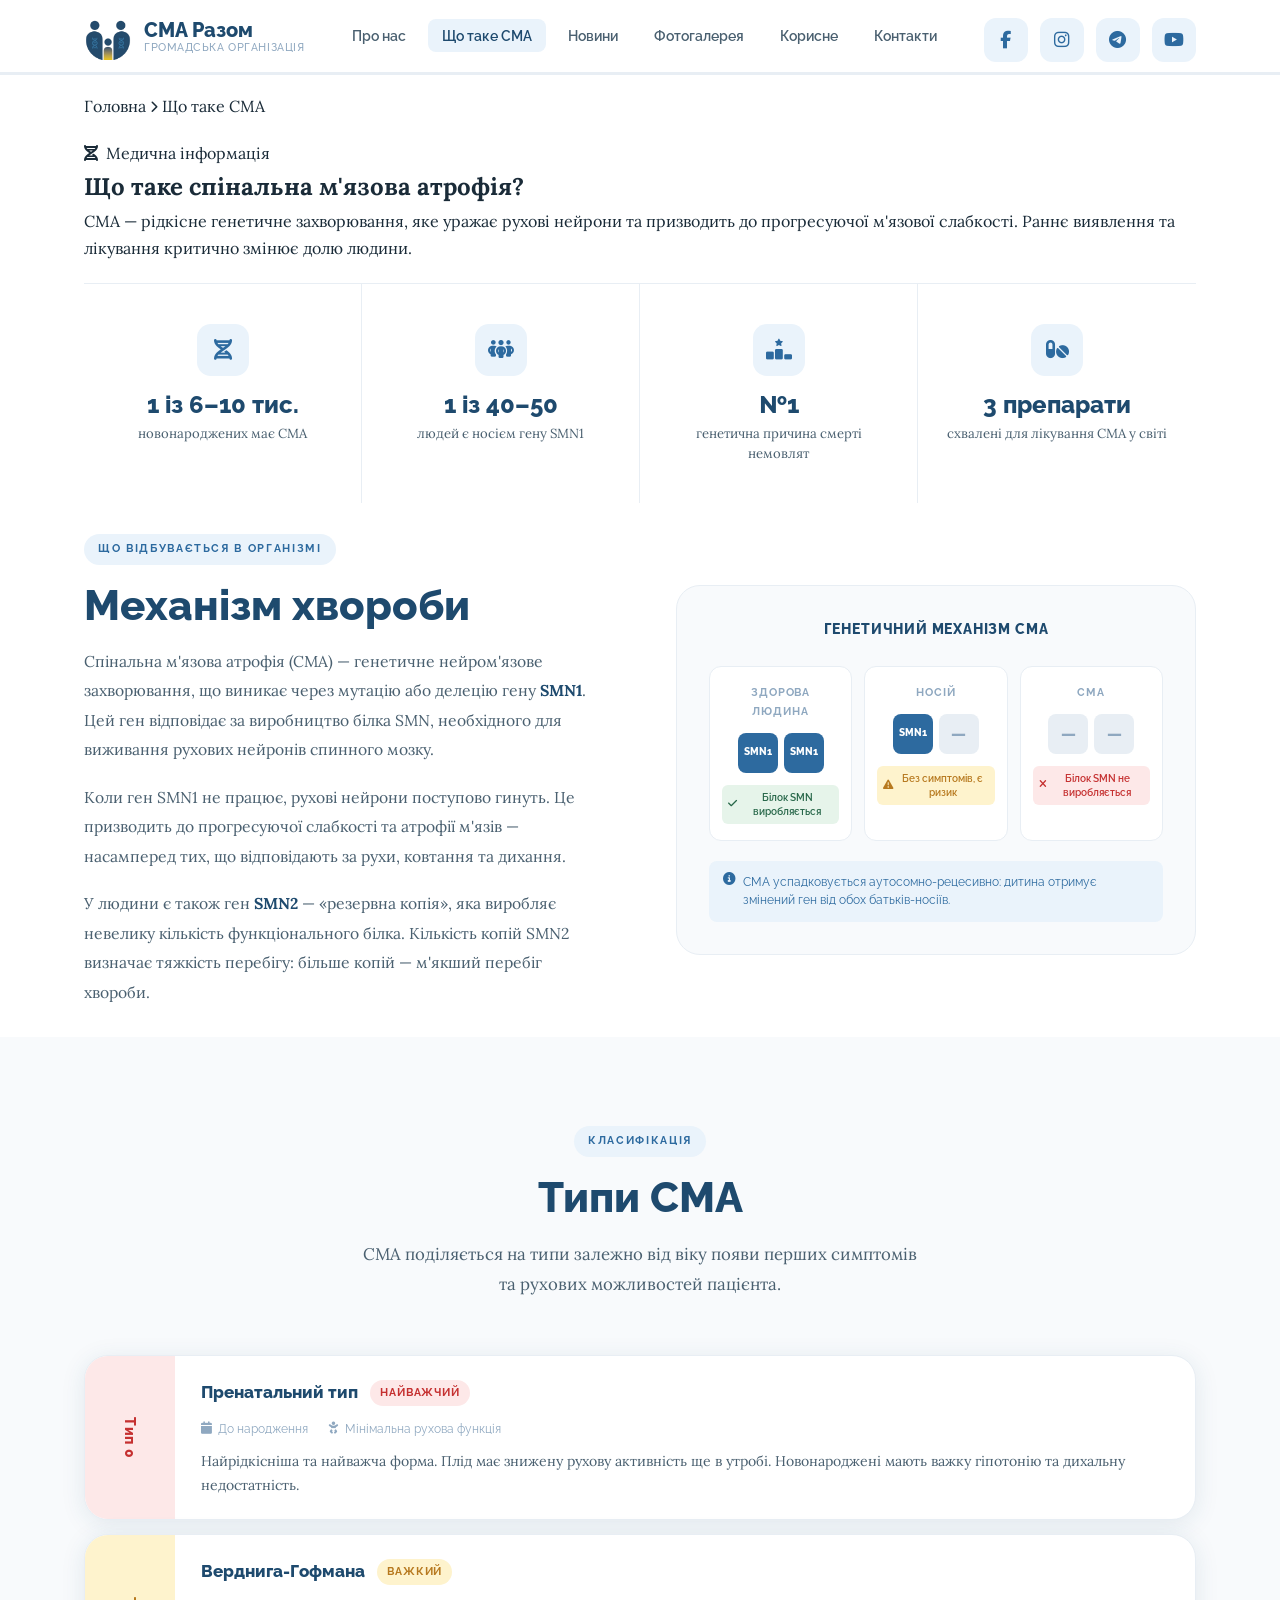
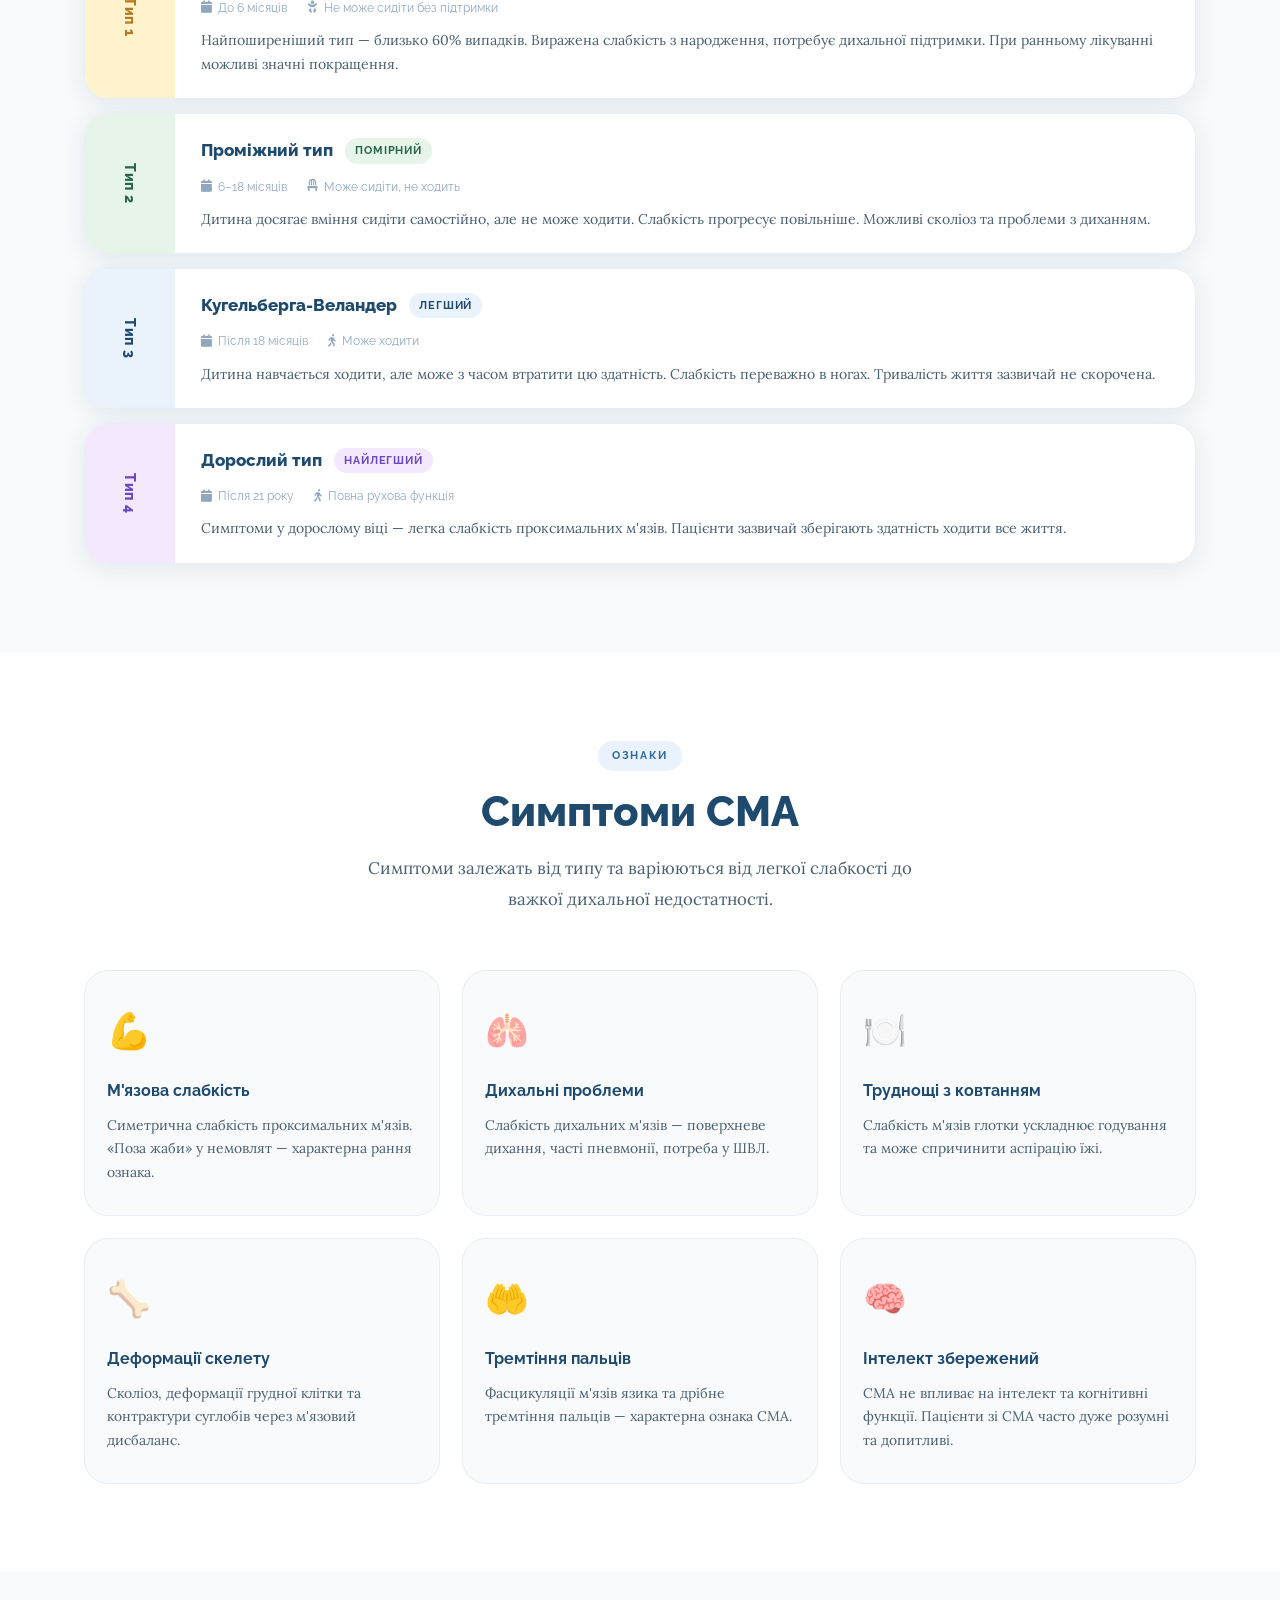
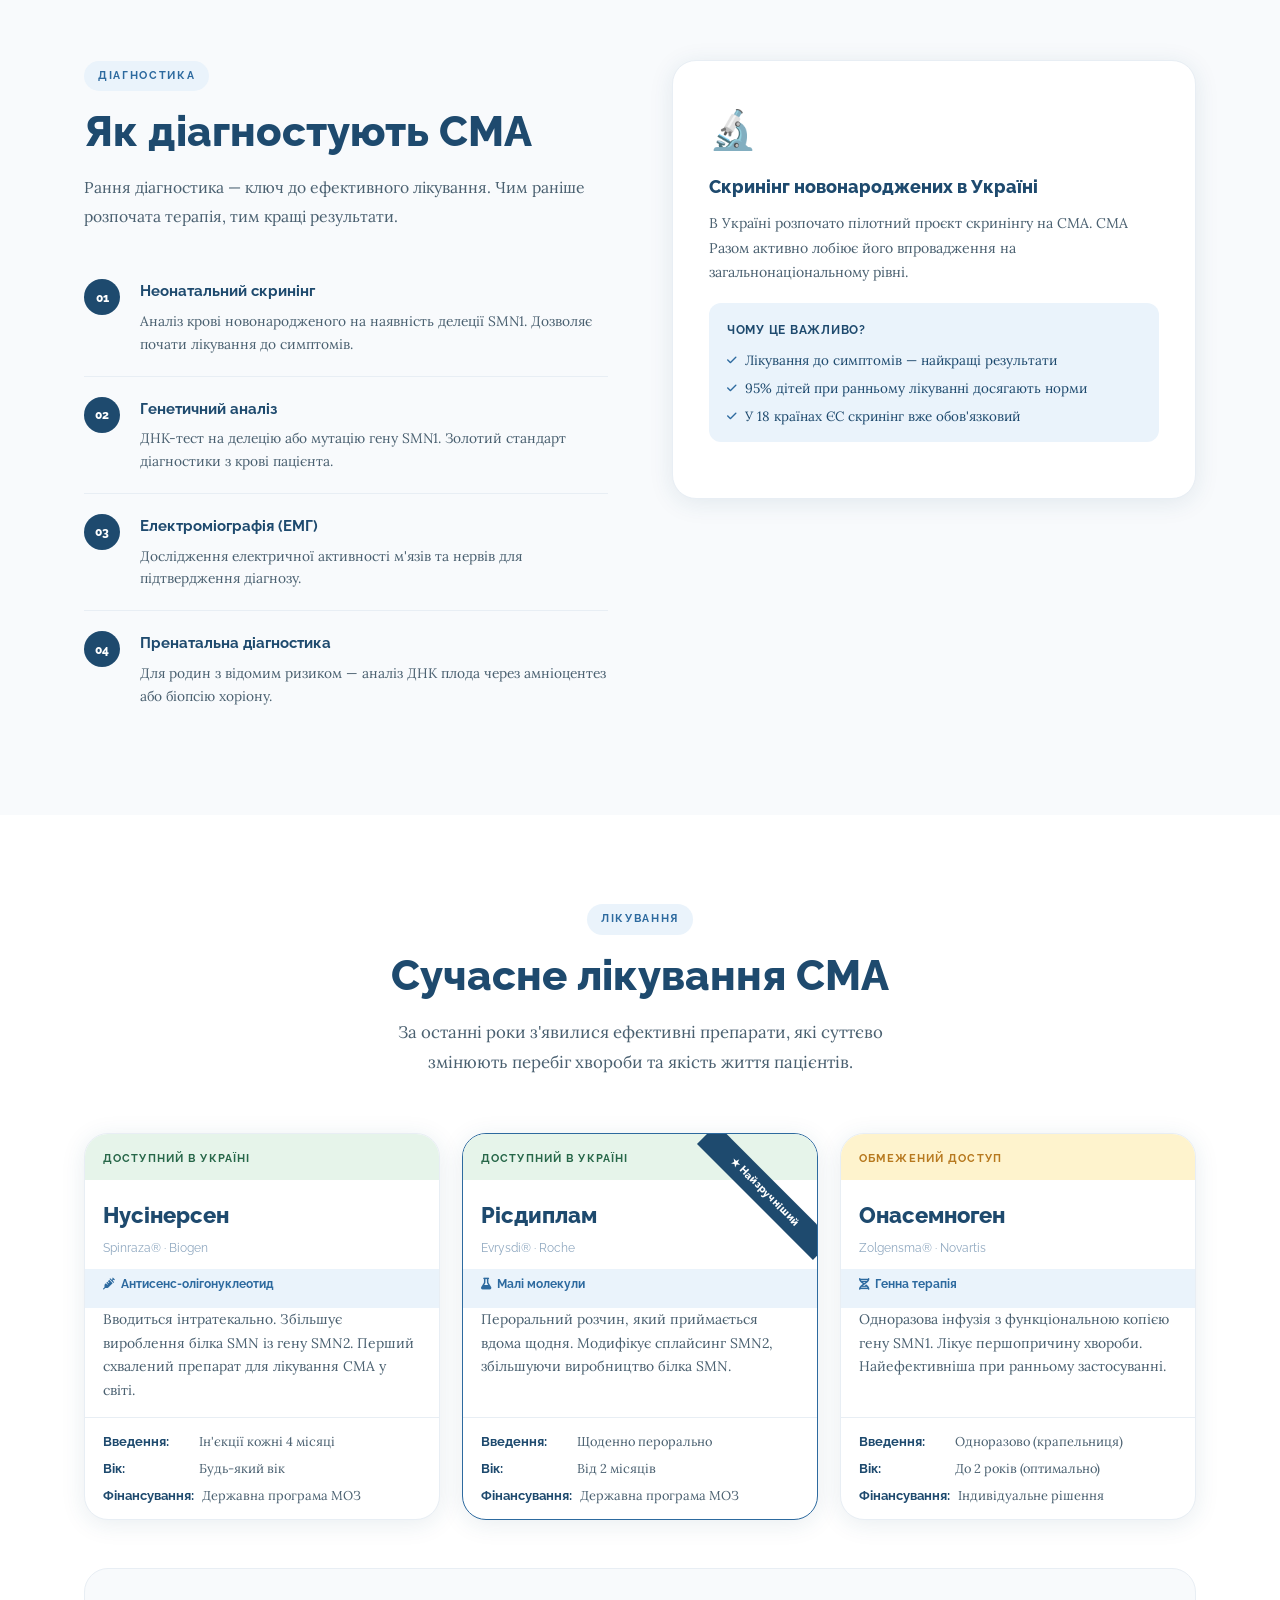
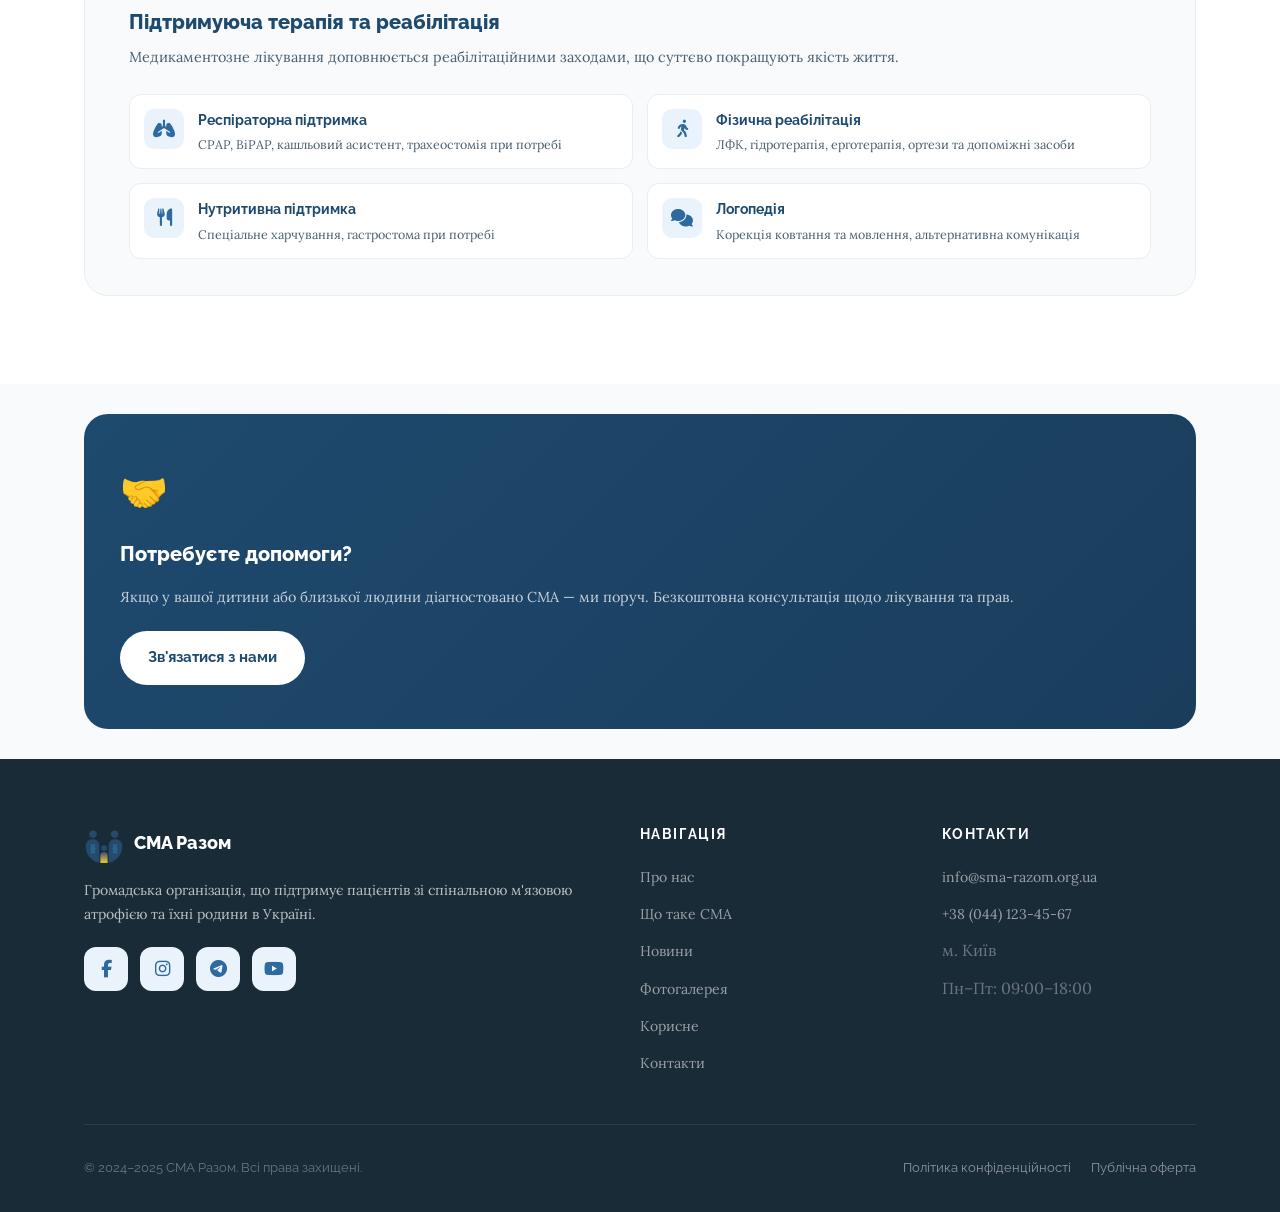
<file: sma.html>
<!DOCTYPE html>
<html lang="uk">
<head>
  <meta charset="UTF-8" />
  <link rel="icon" type="image/x-icon" href="images/favicon.ico" />
  <link rel="icon" type="image/png" sizes="32x32" href="images/favicon-32.png" />
  <link rel="icon" type="image/png" sizes="16x16" href="images/favicon-16.png" />
  <link rel="apple-touch-icon" href="images/apple-touch-icon.png" />
  <meta name="viewport" content="width=device-width, initial-scale=1.0" />
  <title>Що таке СМА — СМА Разом</title>
  <link rel="stylesheet" href="css/main.css" />
  <link rel="stylesheet" href="https://cdnjs.cloudflare.com/ajax/libs/font-awesome/6.5.0/css/all.min.css" />
</head>
<body>
  <header class="header" id="header">
    <div class="container">
      <nav class="nav">
        <a href="index.html" class="nav-logo">
          <img src="images/logo.png" alt="СМА Разом" />
          <div class="nav-logo-text">СМА Разом<span>Громадська організація</span></div>
        </a>
        <ul class="nav-links">
          <li><a href="about.html">Про нас</a></li>
          <li><a href="sma.html" class="current">Що таке СМА</a></li>
          <li><a href="news.html">Новини</a></li>
          <li><a href="gallery.html">Фотогалерея</a></li>
          <li><a href="useful.html">Корисне</a></li>
          <li><a href="contacts.html">Контакти</a></li>
        </ul>
        <div class="social-links">
          <a href="#" class="social-link"><i class="fa-brands fa-facebook-f"></i></a>
          <a href="#" class="social-link"><i class="fa-brands fa-instagram"></i></a>
          <a href="#" class="social-link"><i class="fa-brands fa-telegram"></i></a>
          <a href="#" class="social-link"><i class="fa-brands fa-youtube"></i></a>
        </div>
        <button class="nav-burger" aria-label="Меню"><span></span><span></span><span></span></button>
      </nav>
    </div>
  </header>
  <div class="mobile-menu">
    <button class="mobile-menu-close">&times;</button>
    <div class="social-links">
      <a href="#" class="social-link" title="Facebook"><i class="fa-brands fa-facebook-f"></i></a>
      <a href="#" class="social-link" title="Instagram"><i class="fa-brands fa-instagram"></i></a>
      <a href="#" class="social-link" title="Telegram"><i class="fa-brands fa-telegram"></i></a>
      <a href="#" class="social-link" title="YouTube"><i class="fa-brands fa-youtube"></i></a>
    </div>
    <a href="about.html">Про нас</a>
    <a href="sma.html">Що таке СМА</a>
    <a href="news.html">Новини</a>
    <a href="gallery.html">Фотогалерея</a>
    <a href="useful.html">Корисне</a>
    <a href="contacts.html">Контакти</a>
  </div>
  <main>

    <!-- HERO -->
    <section class="page-hero">
      <div class="container">
        <div class="page-hero-inner">
          <div class="breadcrumb">
            <a href="index.html">Головна</a>
            <span><i class="fa-solid fa-chevron-right fa-xs"></i></span>
            <span>Що таке СМА</span>
          </div>
          <div class="page-hero-tag"><i class="fa-solid fa-dna"></i>&nbsp; Медична інформація</div>
          <h1>Що таке спінальна м'язова атрофія?</h1>
          <p class="page-hero-lead">СМА — рідкісне генетичне захворювання, яке уражає рухові нейрони та призводить до прогресуючої м'язової слабкості. Раннє виявлення та лікування критично змінює долю людини.</p>
        </div>
      </div>
    </section>

    <!-- QUICK FACTS -->
    <section class="sma-quick-facts">
      <div class="container">
        <div class="quick-facts-grid">
          <div class="quick-fact" data-aos>
            <div class="quick-fact-icon"><i class="fa-solid fa-dna"></i></div>
            <div class="quick-fact-num">1 із 6–10 тис.</div>
            <div class="quick-fact-label">новонароджених має СМА</div>
          </div>
          <div class="quick-fact" data-aos data-aos-delay="100">
            <div class="quick-fact-icon"><i class="fa-solid fa-people-group"></i></div>
            <div class="quick-fact-num">1 із 40–50</div>
            <div class="quick-fact-label">людей є носієм гену SMN1</div>
          </div>
          <div class="quick-fact" data-aos data-aos-delay="200">
            <div class="quick-fact-icon"><i class="fa-solid fa-ranking-star"></i></div>
            <div class="quick-fact-num">№1</div>
            <div class="quick-fact-label">генетична причина смерті немовлят</div>
          </div>
          <div class="quick-fact" data-aos data-aos-delay="300">
            <div class="quick-fact-icon"><i class="fa-solid fa-pills"></i></div>
            <div class="quick-fact-num">3 препарати</div>
            <div class="quick-fact-label">схвалені для лікування СМА у світі</div>
          </div>
        </div>
      </div>
    </section>

    <!-- INTRO -->
    <section class="sma-intro-section">
      <div class="container">
        <div class="sma-intro-grid">
          <div class="sma-intro-text" data-aos>
            <div class="section-tag">Що відбувається в організмі</div>
            <h2 class="section-title">Механізм хвороби</h2>
            <p>Спінальна м'язова атрофія (СМА) — генетичне нейром'язове захворювання, що виникає через мутацію або делецію гену <strong>SMN1</strong>. Цей ген відповідає за виробництво білка SMN, необхідного для виживання рухових нейронів спинного мозку.</p>
            <p>Коли ген SMN1 не працює, рухові нейрони поступово гинуть. Це призводить до прогресуючої слабкості та атрофії м'язів — насамперед тих, що відповідають за рухи, ковтання та дихання.</p>
            <p>У людини є також ген <strong>SMN2</strong> — «резервна копія», яка виробляє невелику кількість функціонального білка. Кількість копій SMN2 визначає тяжкість перебігу: більше копій — м'якший перебіг хвороби.</p>
          </div>
          <div class="sma-intro-visual" data-aos data-aos-delay="200">
            <div class="sma-gene-card">
              <div class="sma-gene-title">Генетичний механізм СМА</div>
              <div class="sma-gene-row">
                <div class="gene-block gene-block--healthy">
                  <div class="gene-label">Здорова людина</div>
                  <div class="gene-pair">
                    <div class="gene gene--smn1">SMN1</div>
                    <div class="gene gene--smn1">SMN1</div>
                  </div>
                  <div class="gene-result gene-result--ok"><i class="fa-solid fa-check"></i> Білок SMN виробляється</div>
                </div>
                <div class="gene-block gene-block--carrier">
                  <div class="gene-label">Носій</div>
                  <div class="gene-pair">
                    <div class="gene gene--smn1">SMN1</div>
                    <div class="gene gene--missing">—</div>
                  </div>
                  <div class="gene-result gene-result--warn"><i class="fa-solid fa-triangle-exclamation"></i> Без симптомів, є ризик</div>
                </div>
                <div class="gene-block gene-block--sma">
                  <div class="gene-label">СМА</div>
                  <div class="gene-pair">
                    <div class="gene gene--missing">—</div>
                    <div class="gene gene--missing">—</div>
                  </div>
                  <div class="gene-result gene-result--err"><i class="fa-solid fa-xmark"></i> Білок SMN не виробляється</div>
                </div>
              </div>
              <div class="gene-inheritance"><i class="fa-solid fa-circle-info"></i> СМА успадковується аутосомно-рецесивно: дитина отримує змінений ген від обох батьків-носіїв.</div>
            </div>
          </div>
        </div>
      </div>
    </section>

    <!-- TYPES -->
    <section class="sma-types-section">
      <div class="container">
        <div class="section-center" data-aos>
          <div class="section-tag">Класифікація</div>
          <h2 class="section-title">Типи СМА</h2>
          <p class="section-lead" style="margin:0 auto;">СМА поділяється на типи залежно від віку появи перших симптомів та рухових можливостей пацієнта.</p>
        </div>
        <div class="types-list">
          <div class="type-card" data-aos>
            <div class="type-card-badge type-badge--0">Тип 0</div>
            <div class="type-card-body">
              <div class="type-card-header">
                <h3>Пренатальний тип</h3>
                <span class="type-severity type-severity--critical">Найважчий</span>
              </div>
              <div class="type-card-meta">
                <span><i class="fa-solid fa-calendar"></i> До народження</span>
                <span><i class="fa-solid fa-baby"></i> Мінімальна рухова функція</span>
              </div>
              <p>Найрідкісніша та найважча форма. Плід має знижену рухову активність ще в утробі. Новонароджені мають важку гіпотонію та дихальну недостатність.</p>
            </div>
          </div>
          <div class="type-card" data-aos>
            <div class="type-card-badge type-badge--1">Тип 1</div>
            <div class="type-card-body">
              <div class="type-card-header">
                <h3>Верднига-Гофмана</h3>
                <span class="type-severity type-severity--severe">Важкий</span>
              </div>
              <div class="type-card-meta">
                <span><i class="fa-solid fa-calendar"></i> До 6 місяців</span>
                <span><i class="fa-solid fa-baby"></i> Не може сидіти без підтримки</span>
              </div>
              <p>Найпоширеніший тип — близько 60% випадків. Виражена слабкість з народження, потребує дихальної підтримки. При ранньому лікуванні можливі значні покращення.</p>
            </div>
          </div>
          <div class="type-card" data-aos>
            <div class="type-card-badge type-badge--2">Тип 2</div>
            <div class="type-card-body">
              <div class="type-card-header">
                <h3>Проміжний тип</h3>
                <span class="type-severity type-severity--moderate">Помірний</span>
              </div>
              <div class="type-card-meta">
                <span><i class="fa-solid fa-calendar"></i> 6–18 місяців</span>
                <span><i class="fa-solid fa-chair"></i> Може сидіти, не ходить</span>
              </div>
              <p>Дитина досягає вміння сидіти самостійно, але не може ходити. Слабкість прогресує повільніше. Можливі сколіоз та проблеми з диханням.</p>
            </div>
          </div>
          <div class="type-card" data-aos>
            <div class="type-card-badge type-badge--3">Тип 3</div>
            <div class="type-card-body">
              <div class="type-card-header">
                <h3>Кугельберга-Веландер</h3>
                <span class="type-severity type-severity--mild">Легший</span>
              </div>
              <div class="type-card-meta">
                <span><i class="fa-solid fa-calendar"></i> Після 18 місяців</span>
                <span><i class="fa-solid fa-person-walking"></i> Може ходити</span>
              </div>
              <p>Дитина навчається ходити, але може з часом втратити цю здатність. Слабкість переважно в ногах. Тривалість життя зазвичай не скорочена.</p>
            </div>
          </div>
          <div class="type-card" data-aos>
            <div class="type-card-badge type-badge--4">Тип 4</div>
            <div class="type-card-body">
              <div class="type-card-header">
                <h3>Дорослий тип</h3>
                <span class="type-severity type-severity--minimal">Найлегший</span>
              </div>
              <div class="type-card-meta">
                <span><i class="fa-solid fa-calendar"></i> Після 21 року</span>
                <span><i class="fa-solid fa-person-walking"></i> Повна рухова функція</span>
              </div>
              <p>Симптоми у дорослому віці — легка слабкість проксимальних м'язів. Пацієнти зазвичай зберігають здатність ходити все життя.</p>
            </div>
          </div>
        </div>
      </div>
    </section>

    <!-- SYMPTOMS -->
    <section class="sma-symptoms-section">
      <div class="container">
        <div class="section-center" data-aos>
          <div class="section-tag">Ознаки</div>
          <h2 class="section-title">Симптоми СМА</h2>
          <p class="section-lead" style="margin:0 auto;">Симптоми залежать від типу та варіюються від легкої слабкості до важкої дихальної недостатності.</p>
        </div>
        <div class="symptoms-grid">
          <div class="symptom-card" data-aos>
            <div class="symptom-icon">💪</div>
            <h3>М'язова слабкість</h3>
            <p>Симетрична слабкість проксимальних м'язів. «Поза жаби» у немовлят — характерна рання ознака.</p>
          </div>
          <div class="symptom-card" data-aos data-aos-delay="100">
            <div class="symptom-icon">🫁</div>
            <h3>Дихальні проблеми</h3>
            <p>Слабкість дихальних м'язів — поверхневе дихання, часті пневмонії, потреба у ШВЛ.</p>
          </div>
          <div class="symptom-card" data-aos data-aos-delay="200">
            <div class="symptom-icon">🍽️</div>
            <h3>Труднощі з ковтанням</h3>
            <p>Слабкість м'язів глотки ускладнює годування та може спричинити аспірацію їжі.</p>
          </div>
          <div class="symptom-card" data-aos>
            <div class="symptom-icon">🦴</div>
            <h3>Деформації скелету</h3>
            <p>Сколіоз, деформації грудної клітки та контрактури суглобів через м'язовий дисбаланс.</p>
          </div>
          <div class="symptom-card" data-aos data-aos-delay="100">
            <div class="symptom-icon">🤲</div>
            <h3>Тремтіння пальців</h3>
            <p>Фасцикуляції м'язів язика та дрібне тремтіння пальців — характерна ознака СМА.</p>
          </div>
          <div class="symptom-card" data-aos data-aos-delay="200">
            <div class="symptom-icon">🧠</div>
            <h3>Інтелект збережений</h3>
            <p>СМА не впливає на інтелект та когнітивні функції. Пацієнти зі СМА часто дуже розумні та допитливі.</p>
          </div>
        </div>
      </div>
    </section>

    <!-- DIAGNOSIS -->
    <section class="sma-diagnosis-section">
      <div class="container">
        <div class="diagnosis-grid">
          <div data-aos>
            <div class="section-tag">Діагностика</div>
            <h2 class="section-title">Як діагностують СМА</h2>
            <p style="font-size:0.98rem;color:var(--gray-text);line-height:1.85;margin-bottom:28px;">Рання діагностика — ключ до ефективного лікування. Чим раніше розпочата терапія, тим кращі результати.</p>
            <div class="diagnosis-steps">
              <div class="diagnosis-step">
                <div class="diagnosis-step-num">01</div>
                <div>
                  <h4>Неонатальний скринінг</h4>
                  <p>Аналіз крові новонародженого на наявність делеції SMN1. Дозволяє почати лікування до симптомів.</p>
                </div>
              </div>
              <div class="diagnosis-step">
                <div class="diagnosis-step-num">02</div>
                <div>
                  <h4>Генетичний аналіз</h4>
                  <p>ДНК-тест на делецію або мутацію гену SMN1. Золотий стандарт діагностики з крові пацієнта.</p>
                </div>
              </div>
              <div class="diagnosis-step">
                <div class="diagnosis-step-num">03</div>
                <div>
                  <h4>Електроміографія (ЕМГ)</h4>
                  <p>Дослідження електричної активності м'язів та нервів для підтвердження діагнозу.</p>
                </div>
              </div>
              <div class="diagnosis-step">
                <div class="diagnosis-step-num">04</div>
                <div>
                  <h4>Пренатальна діагностика</h4>
                  <p>Для родин з відомим ризиком — аналіз ДНК плода через амніоцентез або біопсію хоріону.</p>
                </div>
              </div>
            </div>
          </div>
          <div data-aos data-aos-delay="200">
            <div class="screening-card">
              <div class="screening-card-icon">🔬</div>
              <h3>Скринінг новонароджених в Україні</h3>
              <p>В Україні розпочато пілотний проєкт скринінгу на СМА. СМА Разом активно лобіює його впровадження на загальнонаціональному рівні.</p>
              <div class="screening-why">
                <div class="screening-why-title">Чому це важливо?</div>
                <ul>
                  <li><i class="fa-solid fa-check"></i> Лікування до симптомів — найкращі результати</li>
                  <li><i class="fa-solid fa-check"></i> 95% дітей при ранньому лікуванні досягають норми</li>
                  <li><i class="fa-solid fa-check"></i> У 18 країнах ЄС скринінг вже обов'язковий</li>
                </ul>
              </div>
            </div>
          </div>
        </div>
      </div>
    </section>

    <!-- TREATMENT -->
    <section class="sma-treatment-section">
      <div class="container">
        <div class="section-center" data-aos>
          <div class="section-tag">Лікування</div>
          <h2 class="section-title">Сучасне лікування СМА</h2>
          <p class="section-lead" style="margin:0 auto;">За останні роки з'явилися ефективні препарати, які суттєво змінюють перебіг хвороби та якість життя пацієнтів.</p>
        </div>
        <div class="treatment-grid">
          <div class="treatment-card" data-aos>
            <div class="treatment-card-top treatment-card-top--approved"><span class="treatment-status">Доступний в Україні</span></div>
            <div class="treatment-drug-name">Нусінерсен</div>
            <div class="treatment-brand">Spinraza® · Biogen</div>
            <div class="treatment-type"><i class="fa-solid fa-syringe"></i> Антисенс-олігонуклеотид</div>
            <p class="treatment-desc">Вводиться інтратекально. Збільшує вироблення білка SMN із гену SMN2. Перший схвалений препарат для лікування СМА у світі.</p>
            <div class="treatment-details">
              <div class="treatment-detail"><span class="treatment-detail-key">Введення:</span><span>Ін'єкції кожні 4 місяці</span></div>
              <div class="treatment-detail"><span class="treatment-detail-key">Вік:</span><span>Будь-який вік</span></div>
              <div class="treatment-detail"><span class="treatment-detail-key">Фінансування:</span><span>Державна програма МОЗ</span></div>
            </div>
          </div>
          <div class="treatment-card treatment-card--featured" data-aos data-aos-delay="100">
            <div class="treatment-card-top treatment-card-top--approved"><span class="treatment-status">Доступний в Україні</span></div>
            <div class="treatment-drug-name">Рісдиплам</div>
            <div class="treatment-brand">Evrysdi® · Roche</div>
            <div class="treatment-type"><i class="fa-solid fa-flask"></i> Малі молекули</div>
            <p class="treatment-desc">Пероральний розчин, який приймається вдома щодня. Модифікує сплайсинг SMN2, збільшуючи виробництво білка SMN.</p>
            <div class="treatment-details">
              <div class="treatment-detail"><span class="treatment-detail-key">Введення:</span><span>Щоденно перорально</span></div>
              <div class="treatment-detail"><span class="treatment-detail-key">Вік:</span><span>Від 2 місяців</span></div>
              <div class="treatment-detail"><span class="treatment-detail-key">Фінансування:</span><span>Державна програма МОЗ</span></div>
            </div>
          </div>
          <div class="treatment-card" data-aos data-aos-delay="200">
            <div class="treatment-card-top treatment-card-top--limited"><span class="treatment-status">Обмежений доступ</span></div>
            <div class="treatment-drug-name">Онасемноген</div>
            <div class="treatment-brand">Zolgensma® · Novartis</div>
            <div class="treatment-type"><i class="fa-solid fa-dna"></i> Генна терапія</div>
            <p class="treatment-desc">Одноразова інфузія з функціональною копією гену SMN1. Лікує першопричину хвороби. Найефективніша при ранньому застосуванні.</p>
            <div class="treatment-details">
              <div class="treatment-detail"><span class="treatment-detail-key">Введення:</span><span>Одноразово (крапельниця)</span></div>
              <div class="treatment-detail"><span class="treatment-detail-key">Вік:</span><span>До 2 років (оптимально)</span></div>
              <div class="treatment-detail"><span class="treatment-detail-key">Фінансування:</span><span>Індивідуальне рішення</span></div>
            </div>
          </div>
        </div>

        <!-- Rehab -->
        <div class="rehab-section" data-aos>
          <h3 class="rehab-title">Підтримуюча терапія та реабілітація</h3>
          <p class="rehab-lead">Медикаментозне лікування доповнюється реабілітаційними заходами, що суттєво покращують якість життя.</p>
          <div class="rehab-grid">
            <div class="rehab-item">
              <div class="rehab-icon"><i class="fa-solid fa-lungs"></i></div>
              <div class="rehab-text"><strong>Респіраторна підтримка</strong><span>CPAP, BiPAP, кашльовий асистент, трахеостомія при потребі</span></div>
            </div>
            <div class="rehab-item">
              <div class="rehab-icon"><i class="fa-solid fa-person-walking"></i></div>
              <div class="rehab-text"><strong>Фізична реабілітація</strong><span>ЛФК, гідротерапія, ерготерапія, ортези та допоміжні засоби</span></div>
            </div>
            <div class="rehab-item">
              <div class="rehab-icon"><i class="fa-solid fa-utensils"></i></div>
              <div class="rehab-text"><strong>Нутритивна підтримка</strong><span>Спеціальне харчування, гастростома при потребі</span></div>
            </div>
            <div class="rehab-item">
              <div class="rehab-icon"><i class="fa-solid fa-comments"></i></div>
              <div class="rehab-text"><strong>Логопедія</strong><span>Корекція ковтання та мовлення, альтернативна комунікація</span></div>
            </div>
          </div>
        </div>
      </div>
    </section>

    <!-- CTA -->
    <section class="sma-cta">
      <div class="container">
        <div class="sma-cta-grid" data-aos>
          <div class="sma-cta-card sma-cta-card--help">
            <div class="sma-cta-icon">🤝</div>
            <h3>Потребуєте допомоги?</h3>
            <p>Якщо у вашої дитини або близької людини діагностовано СМА — ми поруч. Безкоштовна консультація щодо лікування та прав.</p>
            <a href="contacts.html" class="btn btn-white">Зв'язатися з нами</a>
          </div>
        </div>
      </div>
    </section>

  </main>

  <footer class="footer">
    <div class="container">
      <div class="footer-top">
        <div class="footer-brand">
          <div class="footer-logo"><img src="images/logo.png" alt="СМА Разом" /><div class="footer-logo-name">СМА Разом</div></div>
          <p class="footer-desc">Громадська організація, що підтримує пацієнтів зі спінальною м'язовою атрофією та їхні родини в Україні.</p>
          <div class="social-links">
            <a href="#" class="social-link"><i class="fa-brands fa-facebook-f"></i></a>
            <a href="#" class="social-link"><i class="fa-brands fa-instagram"></i></a>
            <a href="#" class="social-link"><i class="fa-brands fa-telegram"></i></a>
            <a href="#" class="social-link"><i class="fa-brands fa-youtube"></i></a>
          </div>
        </div>
        <div>
          <div class="footer-col-title">Навігація</div>
          <ul class="footer-links">
            <li><a href="about.html">Про нас</a></li>
            <li><a href="sma.html">Що таке СМА</a></li>
            <li><a href="news.html">Новини</a></li>
            <li><a href="gallery.html">Фотогалерея</a></li>
            <li><a href="useful.html">Корисне</a></li>
            <li><a href="contacts.html">Контакти</a></li>
          </ul>
        </div>
        <div>
          <div class="footer-col-title">Контакти</div>
          <ul class="footer-links">
            <li><a href="mailto:info@sma-razom.org.ua">info@sma-razom.org.ua</a></li>
            <li><a href="tel:+380441234567">+38 (044) 123-45-67</a></li>
            <li style="color:rgba(255,255,255,0.35)">м. Київ</li>
            <li style="color:rgba(255,255,255,0.35)">Пн–Пт: 09:00–18:00</li>
          </ul>
        </div>
      </div>
      <div class="footer-bottom">
        <span>© 2024–2025 СМА Разом. Всі права захищені.</span>
        <div style="display:flex;gap:20px"><a href="#">Політика конфіденційності</a><a href="#">Публічна оферта</a></div>
      </div>
    </div>
  </footer>
  <button class="scroll-top" aria-label="Вгору"><i class="fa-solid fa-arrow-up"></i></button>
  <script src="js/main.js"></script>
</body>
</html>
</file>
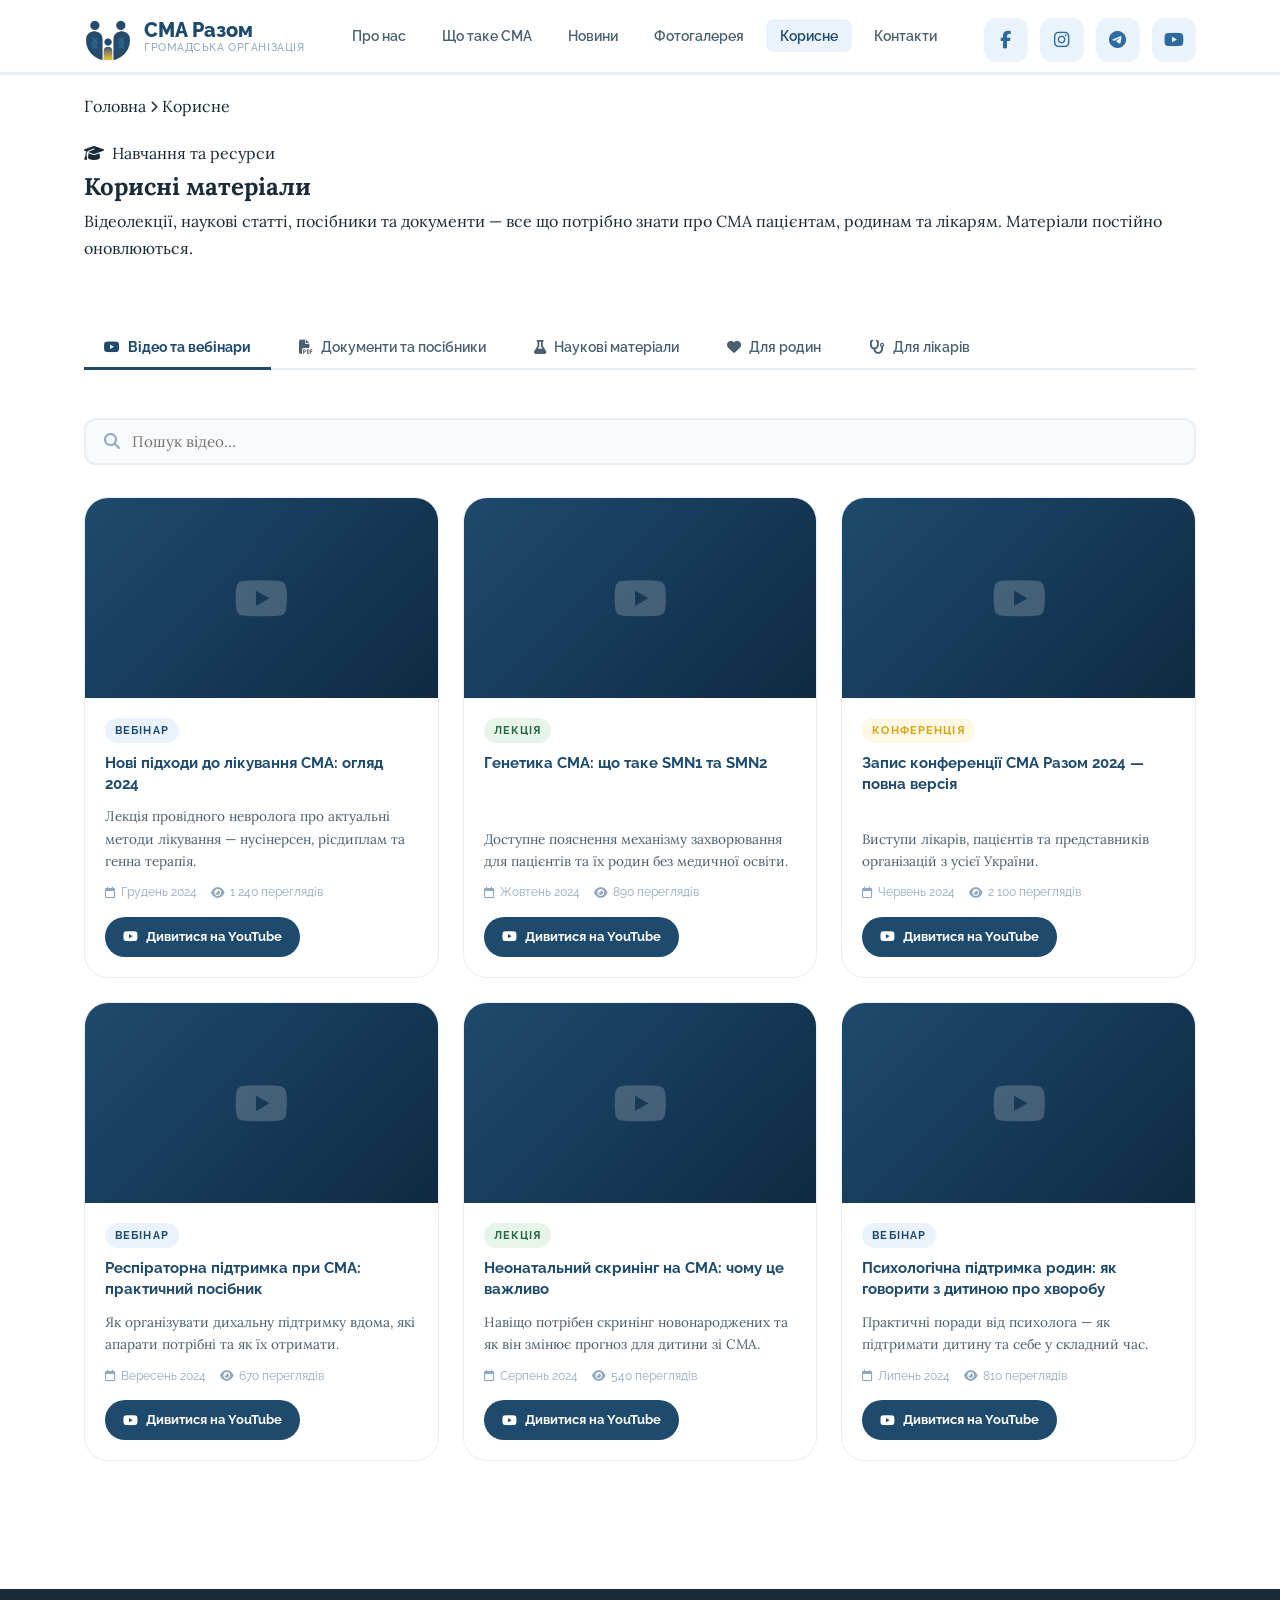
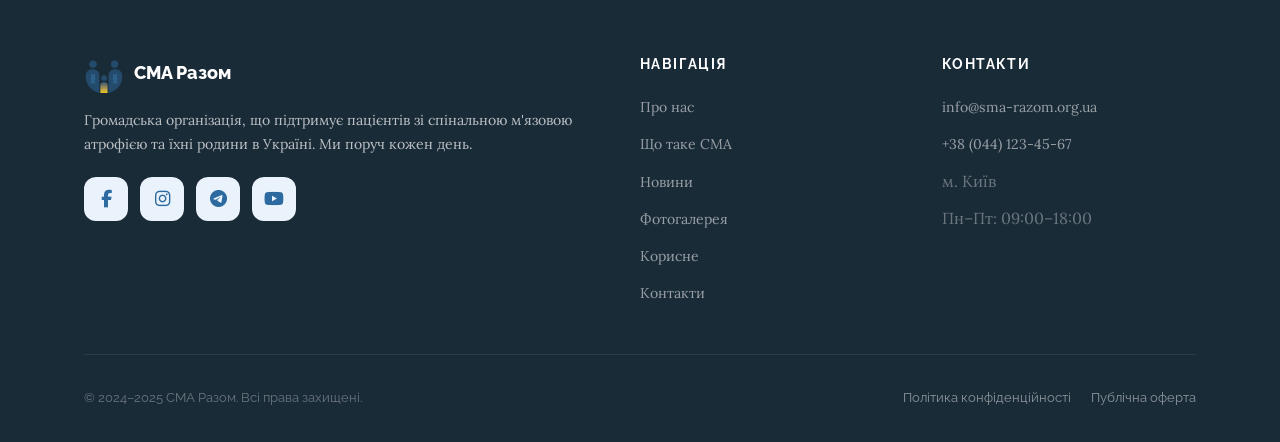
<file: useful.html>
<!DOCTYPE html>
<html lang="uk">
<head>
  <meta charset="UTF-8" />
  <link rel="icon" type="image/x-icon" href="images/favicon.ico" />
  <link rel="icon" type="image/png" sizes="32x32" href="images/favicon-32.png" />
  <link rel="icon" type="image/png" sizes="16x16" href="images/favicon-16.png" />
  <link rel="apple-touch-icon" href="images/apple-touch-icon.png" />
  <meta name="viewport" content="width=device-width, initial-scale=1.0" />
  <meta name="description" content="Корисні матеріали про СМА — відеолекції, наукові статті, посібники, вебінари та документи для пацієнтів і лікарів." />
  <title>Корисне — СМА Разом</title>
  <link rel="stylesheet" href="css/main.css" />
  <link rel="stylesheet" href="css/useful.css" />
  <link rel="stylesheet" href="https://cdnjs.cloudflare.com/ajax/libs/font-awesome/6.5.0/css/all.min.css" />
</head>
<body>

  <!-- HEADER -->
  <header class="header" id="header">
    <div class="container">
      <nav class="nav">
        <a href="index.html" class="nav-logo">
          <img src="images/logo.png" alt="СМА Разом" />
          <div class="nav-logo-text">
            СМА Разом
            <span>Громадська організація</span>
          </div>
        </a>
        <ul class="nav-links">
          <li><a href="about.html">Про нас</a></li>
          <li><a href="sma.html">Що таке СМА</a></li>
          <li><a href="news.html">Новини</a></li>
          <li><a href="gallery.html">Фотогалерея</a></li>
          <li><a href="useful.html" class="current">Корисне</a></li>
          <li><a href="contacts.html">Контакти</a></li>
        </ul>
        <div class="social-links">
          <a href="#" class="social-link" title="Facebook"><i class="fa-brands fa-facebook-f"></i></a>
          <a href="#" class="social-link" title="Instagram"><i class="fa-brands fa-instagram"></i></a>
          <a href="#" class="social-link" title="Telegram"><i class="fa-brands fa-telegram"></i></a>
          <a href="#" class="social-link" title="YouTube"><i class="fa-brands fa-youtube"></i></a>
        </div>
        <button class="nav-burger" aria-label="Меню">
          <span></span><span></span><span></span>
        </button>
      </nav>
    </div>
  </header>

  <div class="mobile-menu">
    <button class="mobile-menu-close">&times;</button>
    <div class="social-links">
      <a href="#" class="social-link" title="Facebook"><i class="fa-brands fa-facebook-f"></i></a>
      <a href="#" class="social-link" title="Instagram"><i class="fa-brands fa-instagram"></i></a>
      <a href="#" class="social-link" title="Telegram"><i class="fa-brands fa-telegram"></i></a>
      <a href="#" class="social-link" title="YouTube"><i class="fa-brands fa-youtube"></i></a>
    </div>
    <a href="about.html">Про нас</a>
    <a href="sma.html">Що таке СМА</a>
    <a href="news.html">Новини</a>
    <a href="gallery.html">Фотогалерея</a>
    <a href="useful.html">Корисне</a>
    <a href="contacts.html">Контакти</a>
  </div>

  <main>

    <!-- PAGE HERO -->
    <section class="page-hero">
      <div class="container">
        <div class="page-hero-inner">
          <div class="breadcrumb">
            <a href="index.html">Головна</a>
            <span><i class="fa-solid fa-chevron-right fa-xs"></i></span>
            <span>Корисне</span>
          </div>
          <div class="page-hero-tag">
            <i class="fa-solid fa-graduation-cap"></i>&nbsp; Навчання та ресурси
          </div>
          <h1>Корисні матеріали</h1>
          <p class="page-hero-lead">
            Відеолекції, наукові статті, посібники та документи — все що потрібно знати про СМА пацієнтам, родинам та лікарям. Матеріали постійно оновлюються.
          </p>
        </div>
      </div>
    </section>

    <!-- TABS NAV -->
    <section class="useful-section">
      <div class="container">

        <div class="useful-tabs" data-aos>
          <button class="useful-tab active" data-tab="video">
            <i class="fa-brands fa-youtube"></i> Відео та вебінари
          </button>
          <button class="useful-tab" data-tab="docs">
            <i class="fa-solid fa-file-pdf"></i> Документи та посібники
          </button>
          <button class="useful-tab" data-tab="science">
            <i class="fa-solid fa-flask"></i> Наукові матеріали
          </button>
          <button class="useful-tab" data-tab="parents">
            <i class="fa-solid fa-heart"></i> Для родин
          </button>
          <button class="useful-tab" data-tab="doctors">
            <i class="fa-solid fa-stethoscope"></i> Для лікарів
          </button>
        </div>

        <!-- ==========================================
             ВІДЕО ТА ВЕБІНАРИ
             ========================================== -->
        <div class="useful-content active" id="tab-video">

          <div class="useful-search" data-aos>
            <i class="fa-solid fa-magnifying-glass"></i>
            <input type="text" id="videoSearch" placeholder="Пошук відео…" />
          </div>

          <div class="useful-grid" id="videoGrid">

            <div class="video-card" data-aos>
              <a href="https://www.youtube.com/watch?v=ВІДЕО_ID_1" target="_blank" rel="noopener" class="video-thumb-link">
                <img src="https://img.youtube.com/vi/ВІДЕО_ID_1/hqdefault.jpg"
                     alt="Нові підходи до лікування СМА"
                     onerror="this.parentNode.innerHTML='<div class=\'video-thumb-placeholder\'><i class=\'fa-brands fa-youtube\'></i></div>'" />
                <div class="video-play-btn"><i class="fa-solid fa-play"></i></div>
                <span class="video-duration">45:12</span>
              </a>
              <div class="video-body">
                <span class="video-cat video-cat--webinar">Вебінар</span>
                <h3 class="video-title">Нові підходи до лікування СМА: огляд 2024</h3>
                <p class="video-desc">Лекція провідного невролога про актуальні методи лікування — нусінерсен, рісдиплам та генна терапія.</p>
                <div class="video-meta">
                  <span><i class="fa-regular fa-calendar"></i> Грудень 2024</span>
                  <span><i class="fa-solid fa-eye"></i> 1 240 переглядів</span>
                </div>
                <a href="https://www.youtube.com/watch?v=ВІДЕО_ID_1" target="_blank" rel="noopener" class="btn btn-primary video-link">
                  <i class="fa-brands fa-youtube"></i> Дивитися на YouTube
                </a>
              </div>
            </div>

            <div class="video-card" data-aos data-aos-delay="100">
              <a href="https://www.youtube.com/watch?v=ВІДЕО_ID_2" target="_blank" rel="noopener" class="video-thumb-link">
                <img src="https://img.youtube.com/vi/ВІДЕО_ID_2/hqdefault.jpg"
                     alt="Генетика СМА"
                     onerror="this.parentNode.innerHTML='<div class=\'video-thumb-placeholder\'><i class=\'fa-brands fa-youtube\'></i></div>'" />
                <div class="video-play-btn"><i class="fa-solid fa-play"></i></div>
                <span class="video-duration">28:40</span>
              </a>
              <div class="video-body">
                <span class="video-cat video-cat--lecture">Лекція</span>
                <h3 class="video-title">Генетика СМА: що таке SMN1 та SMN2</h3>
                <p class="video-desc">Доступне пояснення механізму захворювання для пацієнтів та їх родин без медичної освіти.</p>
                <div class="video-meta">
                  <span><i class="fa-regular fa-calendar"></i> Жовтень 2024</span>
                  <span><i class="fa-solid fa-eye"></i> 890 переглядів</span>
                </div>
                <a href="https://www.youtube.com/watch?v=ВІДЕО_ID_2" target="_blank" rel="noopener" class="btn btn-primary video-link">
                  <i class="fa-brands fa-youtube"></i> Дивитися на YouTube
                </a>
              </div>
            </div>

            <div class="video-card" data-aos data-aos-delay="200">
              <a href="https://www.youtube.com/watch?v=ВІДЕО_ID_3" target="_blank" rel="noopener" class="video-thumb-link">
                <img src="https://img.youtube.com/vi/ВІДЕО_ID_3/hqdefault.jpg"
                     alt="Конференція СМА Разом 2024"
                     onerror="this.parentNode.innerHTML='<div class=\'video-thumb-placeholder\'><i class=\'fa-brands fa-youtube\'></i></div>'" />
                <div class="video-play-btn"><i class="fa-solid fa-play"></i></div>
                <span class="video-duration">1:12:05</span>
              </a>
              <div class="video-body">
                <span class="video-cat video-cat--conference">Конференція</span>
                <h3 class="video-title">Запис конференції СМА Разом 2024 — повна версія</h3>
                <p class="video-desc">Виступи лікарів, пацієнтів та представників організацій з усієї України.</p>
                <div class="video-meta">
                  <span><i class="fa-regular fa-calendar"></i> Червень 2024</span>
                  <span><i class="fa-solid fa-eye"></i> 2 100 переглядів</span>
                </div>
                <a href="https://www.youtube.com/watch?v=ВІДЕО_ID_3" target="_blank" rel="noopener" class="btn btn-primary video-link">
                  <i class="fa-brands fa-youtube"></i> Дивитися на YouTube
                </a>
              </div>
            </div>

            <div class="video-card" data-aos>
              <a href="https://www.youtube.com/watch?v=ВІДЕО_ID_4" target="_blank" rel="noopener" class="video-thumb-link">
                <img src="https://img.youtube.com/vi/ВІДЕО_ID_4/hqdefault.jpg"
                     alt="Респіраторна підтримка при СМА"
                     onerror="this.parentNode.innerHTML='<div class=\'video-thumb-placeholder\'><i class=\'fa-brands fa-youtube\'></i></div>'" />
                <div class="video-play-btn"><i class="fa-solid fa-play"></i></div>
                <span class="video-duration">55:30</span>
              </a>
              <div class="video-body">
                <span class="video-cat video-cat--webinar">Вебінар</span>
                <h3 class="video-title">Респіраторна підтримка при СМА: практичний посібник</h3>
                <p class="video-desc">Як організувати дихальну підтримку вдома, які апарати потрібні та як їх отримати.</p>
                <div class="video-meta">
                  <span><i class="fa-regular fa-calendar"></i> Вересень 2024</span>
                  <span><i class="fa-solid fa-eye"></i> 670 переглядів</span>
                </div>
                <a href="https://www.youtube.com/watch?v=ВІДЕО_ID_4" target="_blank" rel="noopener" class="btn btn-primary video-link">
                  <i class="fa-brands fa-youtube"></i> Дивитися на YouTube
                </a>
              </div>
            </div>

            <div class="video-card" data-aos data-aos-delay="100">
              <a href="https://www.youtube.com/watch?v=ВІДЕО_ID_5" target="_blank" rel="noopener" class="video-thumb-link">
                <img src="https://img.youtube.com/vi/ВІДЕО_ID_5/hqdefault.jpg"
                     alt="Неонатальний скринінг на СМА"
                     onerror="this.parentNode.innerHTML='<div class=\'video-thumb-placeholder\'><i class=\'fa-brands fa-youtube\'></i></div>'" />
                <div class="video-play-btn"><i class="fa-solid fa-play"></i></div>
                <span class="video-duration">38:15</span>
              </a>
              <div class="video-body">
                <span class="video-cat video-cat--lecture">Лекція</span>
                <h3 class="video-title">Неонатальний скринінг на СМА: чому це важливо</h3>
                <p class="video-desc">Навіщо потрібен скринінг новонароджених та як він змінює прогноз для дитини зі СМА.</p>
                <div class="video-meta">
                  <span><i class="fa-regular fa-calendar"></i> Серпень 2024</span>
                  <span><i class="fa-solid fa-eye"></i> 540 переглядів</span>
                </div>
                <a href="https://www.youtube.com/watch?v=ВІДЕО_ID_5" target="_blank" rel="noopener" class="btn btn-primary video-link">
                  <i class="fa-brands fa-youtube"></i> Дивитися на YouTube
                </a>
              </div>
            </div>

            <div class="video-card" data-aos data-aos-delay="200">
              <a href="https://www.youtube.com/watch?v=ВІДЕО_ID_6" target="_blank" rel="noopener" class="video-thumb-link">
                <img src="https://img.youtube.com/vi/ВІДЕО_ID_6/hqdefault.jpg"
                     alt="Психологічна підтримка родин"
                     onerror="this.parentNode.innerHTML='<div class=\'video-thumb-placeholder\'><i class=\'fa-brands fa-youtube\'></i></div>'" />
                <div class="video-play-btn"><i class="fa-solid fa-play"></i></div>
                <span class="video-duration">22:48</span>
              </a>
              <div class="video-body">
                <span class="video-cat video-cat--webinar">Вебінар</span>
                <h3 class="video-title">Психологічна підтримка родин: як говорити з дитиною про хворобу</h3>
                <p class="video-desc">Практичні поради від психолога — як підтримати дитину та себе у складний час.</p>
                <div class="video-meta">
                  <span><i class="fa-regular fa-calendar"></i> Липень 2024</span>
                  <span><i class="fa-solid fa-eye"></i> 810 переглядів</span>
                </div>
                <a href="https://www.youtube.com/watch?v=ВІДЕО_ID_6" target="_blank" rel="noopener" class="btn btn-primary video-link">
                  <i class="fa-brands fa-youtube"></i> Дивитися на YouTube
                </a>
              </div>
            </div>

          </div><!-- /videoGrid -->

          <div class="useful-no-results" id="videoNoResults" style="display:none;">
            <i class="fa-regular fa-face-sad-tear fa-2x"></i>
            <p>Нічого не знайдено. Спробуйте інший запит.</p>
          </div>

          <!--
          
          <div class="useful-more" data-aos>
            <a href="https://www.youtube.com/@smarazom" target="_blank" class="btn btn-outline">
              <i class="fa-brands fa-youtube"></i> Всі відео на YouTube-каналі
            </a>
          </div>
        -->
        </div>

        <!-- ==========================================
             ДОКУМЕНТИ ТА ПОСІБНИКИ
             ========================================== -->
        <div class="useful-content" id="tab-docs">
          <div class="docs-grid">

            <a href="#" class="doc-card" data-aos>
              <div class="doc-icon doc-icon--pdf"><i class="fa-solid fa-file-pdf"></i></div>
              <div class="doc-body">
                <span class="doc-tag">Посібник</span>
                <h3>Путівник для батьків: перші кроки після діагнозу СМА</h3>
                <p>Покрокова інструкція — що робити, куди звертатися, які документи оформити.</p>
                <div class="doc-meta">
                  <span><i class="fa-solid fa-file"></i> PDF · 2.4 МБ</span>
                  <span><i class="fa-regular fa-calendar"></i> 2024</span>
                </div>
              </div>
              <div class="doc-download"><i class="fa-solid fa-download"></i></div>
            </a>

            <a href="#" class="doc-card" data-aos>
              <div class="doc-icon doc-icon--pdf"><i class="fa-solid fa-file-pdf"></i></div>
              <div class="doc-body">
                <span class="doc-tag">Інструкція</span>
                <h3>Як отримати препарат за державною програмою: покрокова інструкція</h3>
                <p>Перелік документів, строки, можливі відмови та як їх оскаржити.</p>
                <div class="doc-meta">
                  <span><i class="fa-solid fa-file"></i> PDF · 1.1 МБ</span>
                  <span><i class="fa-regular fa-calendar"></i> 2025</span>
                </div>
              </div>
              <div class="doc-download"><i class="fa-solid fa-download"></i></div>
            </a>

            <a href="#" class="doc-card" data-aos>
              <div class="doc-icon doc-icon--word"><i class="fa-solid fa-file-word"></i></div>
              <div class="doc-body">
                <span class="doc-tag">Шаблон</span>
                <h3>Зразок заяви на отримання технічних засобів реабілітації</h3>
                <p>Готовий шаблон заяви, який можна заповнити та подати до соціальних служб.</p>
                <div class="doc-meta">
                  <span><i class="fa-solid fa-file"></i> DOCX · 45 КБ</span>
                  <span><i class="fa-regular fa-calendar"></i> 2024</span>
                </div>
              </div>
              <div class="doc-download"><i class="fa-solid fa-download"></i></div>
            </a>

            <a href="#" class="doc-card" data-aos>
              <div class="doc-icon doc-icon--pdf"><i class="fa-solid fa-file-pdf"></i></div>
              <div class="doc-body">
                <span class="doc-tag">Довідник</span>
                <h3>Права пацієнтів зі СМА в Україні: юридичний довідник</h3>
                <p>Законодавча база, права на лікування, освіту та соціальний захист.</p>
                <div class="doc-meta">
                  <span><i class="fa-solid fa-file"></i> PDF · 3.8 МБ</span>
                  <span><i class="fa-regular fa-calendar"></i> 2024</span>
                </div>
              </div>
              <div class="doc-download"><i class="fa-solid fa-download"></i></div>
            </a>

            <a href="#" class="doc-card" data-aos>
              <div class="doc-icon doc-icon--pdf"><i class="fa-solid fa-file-pdf"></i></div>
              <div class="doc-body">
                <span class="doc-tag">Звіт</span>
                <h3>Фінансовий звіт організації СМА Разом 2024</h3>
                <p>Детальний звіт про надходження та використання коштів за 2024 рік.</p>
                <div class="doc-meta">
                  <span><i class="fa-solid fa-file"></i> PDF · 890 КБ</span>
                  <span><i class="fa-regular fa-calendar"></i> 2025</span>
                </div>
              </div>
              <div class="doc-download"><i class="fa-solid fa-download"></i></div>
            </a>

            <a href="#" class="doc-card" data-aos>
              <div class="doc-icon doc-icon--word"><i class="fa-solid fa-file-word"></i></div>
              <div class="doc-body">
                <span class="doc-tag">Шаблон</span>
                <h3>Шаблон звернення до НСЗУ щодо забезпечення лікуванням</h3>
                <p>Зразок офіційного листа до Національної служби здоров'я України.</p>
                <div class="doc-meta">
                  <span><i class="fa-solid fa-file"></i> DOCX · 38 КБ</span>
                  <span><i class="fa-regular fa-calendar"></i> 2025</span>
                </div>
              </div>
              <div class="doc-download"><i class="fa-solid fa-download"></i></div>
            </a>

          </div>
        </div>

        <!-- ==========================================
             НАУКОВІ МАТЕРІАЛИ
             ========================================== -->
        <div class="useful-content" id="tab-science">
          <div class="science-intro" data-aos>
            <i class="fa-solid fa-circle-info"></i>
            Наукові статті подані у адаптованому вигляді. Для перегляду оригінальних публікацій перейдіть за посиланням на PubMed або журнал.
          </div>
          <div class="science-list">

            <div class="science-card" data-aos>
              <div class="science-card-left">
                <div class="science-tag">Генна терапія</div>
                <div class="science-year">2024</div>
              </div>
              <div class="science-card-body">
                <h3>Довгострокова ефективність онасемногену абепарвовека при СМА типу 1</h3>
                <p class="science-authors">New England Journal of Medicine · 2024</p>
                <p class="science-abstract">Дослідження підтверджує збереження рухових функцій у 91% пацієнтів через 5 років після одноразового введення генної терапії Zolgensma.</p>
                <a href="https://pubmed.ncbi.nlm.nih.gov/" target="_blank" class="science-link">
                  Читати на PubMed <i class="fa-solid fa-arrow-up-right-from-square fa-xs"></i>
                </a>
              </div>
            </div>

            <div class="science-card" data-aos>
              <div class="science-card-left">
                <div class="science-tag">Рісдиплам</div>
                <div class="science-year">2024</div>
              </div>
              <div class="science-card-body">
                <h3>SUNFISH дослідження: ефективність рісдиплам при СМА типів 2 та 3</h3>
                <p class="science-authors">Lancet Neurology · 2024</p>
                <p class="science-abstract">48-місячні дані підтверджують стабільний або покращений руховий розвиток у 76% пацієнтів на тлі терапії рісдиплам.</p>
                <a href="https://pubmed.ncbi.nlm.nih.gov/" target="_blank" class="science-link">
                  Читати на PubMed <i class="fa-solid fa-arrow-up-right-from-square fa-xs"></i>
                </a>
              </div>
            </div>

            <div class="science-card" data-aos>
              <div class="science-card-left">
                <div class="science-tag">Скринінг</div>
                <div class="science-year">2023</div>
              </div>
              <div class="science-card-body">
                <h3>Неонатальний скринінг на СМА: результати пілотної програми в Центральній Європі</h3>
                <p class="science-authors">European Journal of Paediatric Neurology · 2023</p>
                <p class="science-abstract">З 14 000 новонароджених виявлено 3 випадки СМА (1:4667). Всі діти розпочали лікування до появи симптомів та досягли нормального рухового розвитку.</p>
                <a href="https://pubmed.ncbi.nlm.nih.gov/" target="_blank" class="science-link">
                  Читати на PubMed <i class="fa-solid fa-arrow-up-right-from-square fa-xs"></i>
                </a>
              </div>
            </div>

            <div class="science-card" data-aos>
              <div class="science-card-left">
                <div class="science-tag">Реабілітація</div>
                <div class="science-year">2023</div>
              </div>
              <div class="science-card-body">
                <h3>Фізична реабілітація при СМА на тлі медикаментозного лікування: систематичний огляд</h3>
                <p class="science-authors">Journal of Neuromuscular Diseases · 2023</p>
                <p class="science-abstract">Комбінація фармакотерапії та реабілітації дає значно кращі результати порівняно з монотерапією — особливо для пацієнтів типів 2 та 3.</p>
                <a href="https://pubmed.ncbi.nlm.nih.gov/" target="_blank" class="science-link">
                  Читати на PubMed <i class="fa-solid fa-arrow-up-right-from-square fa-xs"></i>
                </a>
              </div>
            </div>

          </div>
        </div>

        <!-- ==========================================
             ДЛЯ РОДИН
             ========================================== -->
        <div class="useful-content" id="tab-parents">
          <div class="parents-grid">

            <div class="resource-card" data-aos>
              <div class="resource-icon">🧬</div>
              <h3>Що таке СМА — простими словами</h3>
              <p>Доступне пояснення хвороби для тих, хто щойно отримав діагноз. Без складної медичної термінології.</p>
              <a href="sma.html" class="resource-link">Читати <i class="fa-solid fa-arrow-right fa-xs"></i></a>
            </div>

            <div class="resource-card" data-aos data-aos-delay="100">
              <div class="resource-icon">📋</div>
              <h3>Чек-лист після діагнозу</h3>
              <p>Що потрібно зробити в перші тижні: документи, лікарі, організації, куди звернутися за допомогою.</p>
              <a href="#" class="resource-link">Завантажити PDF <i class="fa-solid fa-download fa-xs"></i></a>
            </div>

            <div class="resource-card" data-aos data-aos-delay="200">
              <div class="resource-icon">💊</div>
              <h3>Препарати від СМА: порівняння</h3>
              <p>Порівняння трьох схвалених препаратів — спосіб введення, вік, доступність в Україні.</p>
              <a href="sma.html#treatment" class="resource-link">Читати <i class="fa-solid fa-arrow-right fa-xs"></i></a>
            </div>

            <div class="resource-card" data-aos>
              <div class="resource-icon">🧠</div>
              <h3>Психологічна підтримка</h3>
              <p>Де знайти безкоштовну психологічну допомогу для батьків та дітей зі СМА в Україні.</p>
              <a href="contacts.html" class="resource-link">Дізнатися <i class="fa-solid fa-arrow-right fa-xs"></i></a>
            </div>

            <div class="resource-card" data-aos data-aos-delay="100">
              <div class="resource-icon">🏫</div>
              <h3>Освіта та інклюзія</h3>
              <p>Права дітей зі СМА на освіту, інклюзивні школи та як добитися комфортного навчання.</p>
              <a href="#" class="resource-link">Завантажити PDF <i class="fa-solid fa-download fa-xs"></i></a>
            </div>

            <div class="resource-card" data-aos data-aos-delay="200">
              <div class="resource-icon">💬</div>
              <h3>Наша спільнота у Telegram</h3>
              <p>Приєднуйтесь до групи підтримки — родини, які проходять той же шлях, завжди готові допомогти.</p>
              <a href="https://t.me/smarazom" target="_blank" class="resource-link">Приєднатися <i class="fa-solid fa-arrow-right fa-xs"></i></a>
            </div>

            <div class="resource-card" data-aos>
              <div class="resource-icon">🌍</div>
              <h3>Міжнародні ресурси</h3>
              <p>Провідні світові організації — SMA Europe, Cure SMA, SMA Foundation — та їхні матеріали.</p>
              <a href="#" class="resource-link">Перейти <i class="fa-solid fa-arrow-right fa-xs"></i></a>
            </div>

            <div class="resource-card" data-aos data-aos-delay="100">
              <div class="resource-icon">⚖️</div>
              <h3>Юридична допомога</h3>
              <p>Безкоштовна юридична консультація для родин зі СМА — оформлення інвалідності, оскарження відмов.</p>
              <a href="contacts.html" class="resource-link">Звернутися <i class="fa-solid fa-arrow-right fa-xs"></i></a>
            </div>

          </div>
        </div>

        <!-- ==========================================
             ДЛЯ ЛІКАРІВ
             ========================================== -->
        <div class="useful-content" id="tab-doctors">
          <div class="doctors-intro" data-aos>
            <div class="doctors-intro-icon"><i class="fa-solid fa-stethoscope"></i></div>
            <div>
              <h3>Матеріали для медичних фахівців</h3>
              <p>Клінічні настанови, освітні програми та ресурси для неврологів, педіатрів та реабілітологів, які працюють з пацієнтами зі СМА.</p>
            </div>
          </div>
          <div class="docs-grid">

            <a href="#" class="doc-card" data-aos>
              <div class="doc-icon doc-icon--pdf"><i class="fa-solid fa-file-pdf"></i></div>
              <div class="doc-body">
                <span class="doc-tag">Настанова</span>
                <h3>Клінічна настанова з діагностики та лікування СМА (Україна, 2024)</h3>
                <p>Офіційний документ МОЗ України щодо стандартів надання медичної допомоги пацієнтам зі СМА.</p>
                <div class="doc-meta">
                  <span><i class="fa-solid fa-file"></i> PDF · 5.2 МБ</span>
                  <span><i class="fa-regular fa-calendar"></i> 2024</span>
                </div>
              </div>
              <div class="doc-download"><i class="fa-solid fa-download"></i></div>
            </a>

            <a href="#" class="doc-card" data-aos>
              <div class="doc-icon doc-icon--pdf"><i class="fa-solid fa-file-pdf"></i></div>
              <div class="doc-body">
                <span class="doc-tag">Протокол</span>
                <h3>Протокол введення нусінерсену: технічні вимоги та безпека</h3>
                <p>Технічний посібник для неврологів та анестезіологів щодо інтратекального введення препарату.</p>
                <div class="doc-meta">
                  <span><i class="fa-solid fa-file"></i> PDF · 1.8 МБ</span>
                  <span><i class="fa-regular fa-calendar"></i> 2023</span>
                </div>
              </div>
              <div class="doc-download"><i class="fa-solid fa-download"></i></div>
            </a>

            <a href="#" class="doc-card" data-aos>
              <div class="doc-icon doc-icon--pdf"><i class="fa-solid fa-file-pdf"></i></div>
              <div class="doc-body">
                <span class="doc-tag">Шкала</span>
                <h3>Шкали оцінювання рухових функцій при СМА: HFMSE, RULM, CHOP-INTEND</h3>
                <p>Інструкції щодо застосування стандартизованих шкал оцінки у клінічній практиці.</p>
                <div class="doc-meta">
                  <span><i class="fa-solid fa-file"></i> PDF · 2.1 МБ</span>
                  <span><i class="fa-regular fa-calendar"></i> 2024</span>
                </div>
              </div>
              <div class="doc-download"><i class="fa-solid fa-download"></i></div>
            </a>

            <a href="#" class="doc-card" data-aos>
              <div class="doc-icon doc-icon--pdf"><i class="fa-solid fa-file-pdf"></i></div>
              <div class="doc-body">
                <span class="doc-tag">Освіта</span>
                <h3>Онлайн-курс: «СМА від А до Я» для лікарів первинної ланки</h3>
                <p>Безкоштовна CME-програма для підвищення кваліфікації з питань діагностики та ведення пацієнтів зі СМА.</p>
                <div class="doc-meta">
                  <span><i class="fa-solid fa-clock"></i> 6 годин</span>
                  <span><i class="fa-solid fa-certificate"></i> CME-кредити</span>
                </div>
              </div>
              <div class="doc-download"><i class="fa-solid fa-arrow-up-right-from-square"></i></div>
            </a>

          </div>

          <div class="doctors-contact" data-aos>
            <i class="fa-solid fa-envelope"></i>
            <div>
              <strong>Медичним фахівцям</strong>
              <p>Якщо у вас є питання щодо ведення пацієнта зі СМА або ви хочете долучитися до нашої медичної мережі — напишіть нам на <a href="mailto:medical@sma-razom.org.ua">medical@sma-razom.org.ua</a></p>
            </div>
          </div>
        </div>

      </div>
    </section>
  </main>

  <!-- FOOTER -->
  <footer class="footer">
    <div class="container">
      <div class="footer-top">
        <div class="footer-brand">
          <div class="footer-logo">
            <img src="images/logo.png" alt="СМА Разом" />
            <div class="footer-logo-name">СМА Разом</div>
          </div>
          <p class="footer-desc">Громадська організація, що підтримує пацієнтів зі спінальною м'язовою атрофією та їхні родини в Україні. Ми поруч кожен день.</p>
          <div class="social-links">
            <a href="#" class="social-link" title="Facebook"><i class="fa-brands fa-facebook-f"></i></a>
            <a href="#" class="social-link" title="Instagram"><i class="fa-brands fa-instagram"></i></a>
            <a href="#" class="social-link" title="Telegram"><i class="fa-brands fa-telegram"></i></a>
            <a href="#" class="social-link" title="YouTube"><i class="fa-brands fa-youtube"></i></a>
          </div>
        </div>
        <div>
          <div class="footer-col-title">Навігація</div>
          <ul class="footer-links">
            <li><a href="about.html">Про нас</a></li>
            <li><a href="sma.html">Що таке СМА</a></li>
            <li><a href="news.html">Новини</a></li>
            <li><a href="gallery.html">Фотогалерея</a></li>
            <li><a href="useful.html">Корисне</a></li>
            <li><a href="contacts.html">Контакти</a></li>
          </ul>
        </div>
        <div>
          <div class="footer-col-title">Контакти</div>
          <ul class="footer-links">
            <li><a href="mailto:info@sma-razom.org.ua">info@sma-razom.org.ua</a></li>
            <li><a href="tel:+380441234567">+38 (044) 123-45-67</a></li>
            <li style="color:rgba(255,255,255,0.35)">м. Київ</li>
            <li style="color:rgba(255,255,255,0.35)">Пн–Пт: 09:00–18:00</li>
          </ul>
        </div>
      </div>
      <div class="footer-bottom">
        <span>© 2024–2025 СМА Разом. Всі права захищені.</span>
        <div style="display:flex;gap:20px">
          <a href="#">Політика конфіденційності</a>
          <a href="#">Публічна оферта</a>
        </div>
      </div>
    </div>
  </footer>

  <button class="scroll-top" aria-label="Вгору"><i class="fa-solid fa-arrow-up"></i></button>
  <script src="js/main.js"></script>
  <script src="js/useful.js"></script>
</body>
</html>
</file>
<file: css/main.css>
/* ==========================================
   СМА Разом — Головна сторінка
   style.css
   ========================================== */

/* === FONTS === */
@import url('https://fonts.googleapis.com/css2?family=Raleway:wght@400;500;600;700;800&family=Lora:ital,wght@0,400;0,600;1,400&display=swap');

/* === CSS VARIABLES === */
:root {
  --blue-dark:   #1E4A6E;
  --blue-mid:    #2D6A9F;
  --blue-light:  #5B9BC8;
  --blue-pale:   #EAF3FB;
  --gold:        #F5C842;
  --gold-dark:   #D4A612;
  --white:       #FFFFFF;
  --off-white:   #F8FAFC;
  --gray-light:  #E8EEF4;
  --gray-mid:    #8FA8C0;
  --gray-text:   #4A6070;
  --dark:        #1A2B38;

  --font-head:   'Raleway', sans-serif;
  --font-body:   'Lora', serif;

  --radius:      12px;
  --radius-lg:   24px;
  --shadow:      0 4px 24px rgba(30, 74, 110, 0.10);
  --shadow-md:   0 8px 40px rgba(30, 74, 110, 0.15);
  --transition:  0.3s ease;
}

/* === RESET === */
*, *::before, *::after { box-sizing: border-box; margin: 0; padding: 0; }
html { scroll-behavior: smooth; font-size: 16px; }
body {
  font-family: var(--font-body);
  color: var(--dark);
  background: var(--white);
  line-height: 1.7;
  overflow-x: hidden;
}
img { max-width: 100%; display: block; }
a { text-decoration: none; color: inherit; }
ul { list-style: none; }

/* === UTILITY === */
.container {
  max-width: 1160px;
  margin: 0 auto;
  padding: 0 24px;
}
.section-tag {
  display: inline-block;
  font-family: var(--font-head);
  font-size: 11px;
  font-weight: 700;
  letter-spacing: 0.15em;
  text-transform: uppercase;
  color: var(--blue-mid);
  background: var(--blue-pale);
  padding: 6px 14px;
  border-radius: 100px;
  margin-bottom: 16px;
}
.section-title {
  font-family: var(--font-head);
  font-size: clamp(1.8rem, 3.5vw, 2.6rem);
  font-weight: 800;
  color: var(--blue-dark);
  line-height: 1.2;
  margin-bottom: 16px;
}
.section-lead {
  font-size: 1.05rem;
  color: var(--gray-text);
  max-width: 560px;
  line-height: 1.8;
}
.btn {
  display: inline-flex;
  align-items: center;
  gap: 8px;
  font-family: var(--font-head);
  font-weight: 700;
  font-size: 0.95rem;
  padding: 14px 28px;
  border-radius: 100px;
  border: none;
  cursor: pointer;
  transition: var(--transition);
  text-decoration: none;
}
.btn-primary {
  background: var(--blue-dark);
  color: var(--white);
}
.btn-primary:hover { background: var(--blue-mid); transform: translateY(-2px); box-shadow: var(--shadow-md); }
.btn-gold {
  background: var(--gold);
  color: var(--blue-dark);
}
.btn-gold:hover { background: var(--gold-dark); transform: translateY(-2px); box-shadow: 0 8px 30px rgba(245,200,66,0.4); }
.btn-outline {
  background: transparent;
  color: var(--blue-dark);
  border: 2px solid var(--blue-dark);
}
.btn-outline:hover { background: var(--blue-dark); color: var(--white); transform: translateY(-2px); }

/* ==========================================
   HEADER / NAV
   ========================================== */
.header {
  position: sticky;
  top: 0;
  z-index: 100;
  background: rgba(255,255,255,0.95);
  backdrop-filter: blur(12px);
  border-bottom: 1px solid var(--gray-light);
  transition: box-shadow var(--transition);
}
.header.scrolled { box-shadow: var(--shadow); }
.nav {
  display: flex;
  align-items: center;
  justify-content: space-between;
  height: 72px;
}
.nav-logo {
  display: flex;
  align-items: center;
  gap: 12px;
}
.nav-logo img {
  width: 48px;
  height: 48px;
  object-fit: contain;
}
.nav-logo-text {
  font-family: var(--font-head);
  font-weight: 800;
  font-size: 1.25rem;
  color: var(--blue-dark);
  line-height: 1.1;
}
.nav-logo-text span {
  display: block;
  font-size: 0.7rem;
  font-weight: 500;
  color: var(--gray-mid);
  letter-spacing: 0.05em;
  text-transform: uppercase;
}
.nav-links {
  display: flex;
  align-items: center;
  gap: 8px;
}
.nav-links a {
  font-family: var(--font-head);
  font-weight: 600;
  font-size: 0.9rem;
  color: var(--gray-text);
  padding: 8px 14px;
  border-radius: 8px;
  transition: var(--transition);
}
.nav-links a:hover,
.nav-links a.current { color: var(--blue-dark); background: var(--blue-pale); }
.nav-cta { margin-left: 8px; padding: 10px 22px !important; font-size: 0.88rem !important; }
.nav-burger {
  display: none;
  flex-direction: column;
  gap: 5px;
  cursor: pointer;
  padding: 8px;
}
.nav-burger span {
  display: block;
  width: 24px;
  height: 2px;
  background: var(--blue-dark);
  border-radius: 2px;
  transition: var(--transition);
}

/* Mobile nav */
.mobile-menu {
  display: none;
  position: fixed;
  inset: 0;
  background: var(--white);
  z-index: 200;
  flex-direction: column;
  align-items: center;
  justify-content: center;
  gap: 24px;
}
.mobile-menu.open { display: flex; }
.mobile-menu a {
  font-family: var(--font-head);
  font-weight: 700;
  font-size: 1.4rem;
  color: var(--blue-dark);
}
.mobile-menu-close {
  position: absolute;
  top: 24px;
  right: 24px;
  font-size: 3rem;
  cursor: pointer;
  color: var(--blue-dark);
  background: none;
  border: none;
}

/* ==========================================
   HERO
   ========================================== */
.hero {
  background: linear-gradient(135deg, var(--blue-dark) 0%, #1a3d5c 50%, #0f2a42 100%);
  color: var(--white);
  padding: 100px 0 80px;
  position: relative;
  overflow: hidden;
}
.hero::before {
  content: '';
  position: absolute;
  top: -80px; right: -80px;
  width: 480px; height: 480px;
  background: radial-gradient(circle, rgba(245,200,66,0.12) 0%, transparent 70%);
  border-radius: 50%;
}
.hero::after {
  content: '';
  position: absolute;
  bottom: -120px; left: -60px;
  width: 400px; height: 400px;
  background: radial-gradient(circle, rgba(91,155,200,0.15) 0%, transparent 70%);
  border-radius: 50%;
}
.hero-inner {
  display: grid;
  grid-template-columns: 1fr 1fr;
  gap: 60px;
  align-items: center;
  position: relative;
  z-index: 1;
}
.hero-tag {
  display: inline-block;
  font-family: var(--font-head);
  font-size: 11px;
  font-weight: 700;
  letter-spacing: 0.15em;
  text-transform: uppercase;
  color: var(--gold);
  background: rgba(245,200,66,0.12);
  border: 1px solid rgba(245,200,66,0.3);
  padding: 6px 14px;
  border-radius: 100px;
  margin-bottom: 24px;
}
.hero h1 {
  font-family: var(--font-head);
  font-size: clamp(2.2rem, 4.5vw, 3.4rem);
  font-weight: 800;
  line-height: 1.15;
  margin-bottom: 20px;
}
.hero h1 em {
  font-style: normal;
  color: var(--gold);
}
.hero-lead {
  font-size: 1.08rem;
  color: rgba(255,255,255,0.8);
  line-height: 1.8;
  margin-bottom: 36px;
  max-width: 480px;
}
.hero-actions { display: flex; gap: 14px; flex-wrap: wrap; }
.hero-stats {
  display: flex;
  gap: 32px;
  margin-top: 48px;
  padding-top: 32px;
  border-top: 1px solid rgba(255,255,255,0.1);
}
.hero-stat-num {
  font-family: var(--font-head);
  font-size: 2rem;
  font-weight: 800;
  color: var(--gold);
  line-height: 1;
}
.hero-stat-label {
  font-size: 0.82rem;
  color: rgba(255,255,255,0.6);
  margin-top: 4px;
}
.hero-visual {
  display: flex;
  justify-content: center;
  align-items: center;
}
.hero-logo-wrap {
  width: 280px;
  height: 280px;
  background: rgba(255,255,255,0.06);
  border: 1px solid rgba(255,255,255,0.1);
  border-radius: 50%;
  display: flex;
  align-items: center;
  justify-content: center;
  animation: float 6s ease-in-out infinite;
}
.hero-logo-wrap img {
  width: 200px;
  height: 200px;
  object-fit: contain;
}
@keyframes float {
  0%, 100% { transform: translateY(0); }
  50% { transform: translateY(-16px); }
}

/* ==========================================
   ABOUT
   ========================================== */
.about { padding: 100px 0; background: var(--white); }
.about-inner {
  display: grid;
  grid-template-columns: 1fr 1fr;
  gap: 80px;
  align-items: center;
}
.about-img-wrap {
  position: relative;
}
.about-img-main {
  border-radius: var(--radius-lg);
  overflow: hidden;
  background: var(--blue-pale);
  height: 420px;
  display: flex;
  align-items: center;
  justify-content: center;
}
.about-img-placeholder {
  width: 100%;
  height: 100%;
  background: linear-gradient(135deg, var(--blue-pale), #d0e8f5);
  border-radius: var(--radius-lg);
  display: flex;
  flex-direction: column;
  align-items: center;
  justify-content: center;
  gap: 12px;
  color: var(--blue-mid);
  font-family: var(--font-head);
  font-size: 0.85rem;
  font-weight: 600;
}
.about-img-placeholder svg { opacity: 0.4; }
.about-badge {
  position: absolute;
  bottom: -20px;
  right: -20px;
  background: var(--gold);
  color: var(--blue-dark);
  font-family: var(--font-head);
  font-weight: 800;
  padding: 20px 24px;
  border-radius: var(--radius);
  box-shadow: var(--shadow-md);
  text-align: center;
}
.about-badge-num { font-size: 2rem; line-height: 1; }
.about-badge-text { font-size: 0.75rem; margin-top: 4px; }
.about-values {
  display: grid;
  grid-template-columns: 1fr 1fr;
  gap: 16px;
  margin-top: 32px;
}
.about-value {
  background: var(--off-white);
  border-radius: var(--radius);
  padding: 20px;
  border-left: 3px solid var(--blue-mid);
}
.about-value-icon { font-size: 1.5rem; margin-bottom: 8px; }
.about-value-title {
  font-family: var(--font-head);
  font-weight: 700;
  font-size: 0.9rem;
  color: var(--blue-dark);
  margin-bottom: 4px;
}
.about-value-text { font-size: 0.83rem; color: var(--gray-text); line-height: 1.6; }

/* ==========================================
   WHAT IS SMA
   ========================================== */
.sma { padding: 100px 0; background: var(--off-white); }
.sma-header { text-align: center; margin-bottom: 64px; }
.sma-header .section-lead { margin: 0 auto; }
.sma-grid {
  display: grid;
  grid-template-columns: repeat(3, 1fr);
  gap: 24px;
  margin-bottom: 56px;
}
.sma-card {
  background: var(--white);
  border-radius: var(--radius-lg);
  padding: 36px 28px;
  box-shadow: var(--shadow);
  transition: var(--transition);
  position: relative;
  overflow: hidden;
}
.sma-card::before {
  content: '';
  position: absolute;
  top: 0; left: 0; right: 0;
  height: 4px;
  background: linear-gradient(90deg, var(--blue-mid), var(--blue-light));
}
.sma-card:hover { transform: translateY(-6px); box-shadow: var(--shadow-md); }
.sma-card-icon {
  width: 56px;
  height: 56px;
  background: var(--blue-pale);
  border-radius: 14px;
  display: flex;
  align-items: center;
  justify-content: center;
  font-size: 1.6rem;
  margin-bottom: 20px;
}
.sma-card-title {
  font-family: var(--font-head);
  font-weight: 700;
  font-size: 1.05rem;
  color: var(--blue-dark);
  margin-bottom: 10px;
}
.sma-card-text { font-size: 0.9rem; color: var(--gray-text); line-height: 1.7; }
.sma-types {
  background: var(--white);
  border-radius: var(--radius-lg);
  padding: 48px;
  box-shadow: var(--shadow);
}
.sma-types-title {
  font-family: var(--font-head);
  font-weight: 800;
  font-size: 1.3rem;
  color: var(--blue-dark);
  margin-bottom: 32px;
  text-align: center;
}
.sma-types-grid {
  display: grid;
  grid-template-columns: repeat(5, 1fr);
  gap: 20px;
}
.sma-type {
  text-align: center;
  padding: 24px 16px;
  border-radius: var(--radius);
  background: var(--off-white);
  border: 2px solid transparent;
  transition: var(--transition);
}
.sma-type:hover { border-color: var(--blue-light); background: var(--blue-pale); }
.sma-type-num {
  font-family: var(--font-head);
  font-size: 1.8rem;
  font-weight: 800;
  color: var(--blue-mid);
}
.sma-type-name {
  font-family: var(--font-head);
  font-weight: 700;
  font-size: 0.88rem;
  color: var(--blue-dark);
  margin: 6px 0;
}
.sma-type-desc { font-size: 0.78rem; color: var(--gray-text); line-height: 1.5; }

/* ==========================================
   NEWS
   ========================================== */
.news { padding: 100px 0; background: var(--white); }
.news-header {
  display: flex;
  align-items: flex-end;
  justify-content: space-between;
  margin-bottom: 48px;
  flex-wrap: wrap;
  gap: 16px;
}
.news-grid {
  display: grid;
  grid-template-columns: 2fr 1fr 1fr;
  gap: 24px;
}
.news-card {
  background: var(--white);
  border-radius: var(--radius-lg);
  overflow: hidden;
  border: 1px solid var(--gray-light);
  transition: var(--transition);
}
.news-card:hover { box-shadow: var(--shadow-md); transform: translateY(-4px); }
.news-card-img {
  background: linear-gradient(135deg, var(--blue-pale), #c5dff0);
  height: 200px;
  display: flex;
  align-items: center;
  justify-content: center;
  color: var(--blue-mid);
  font-size: 2.5rem;
}
.news-card.featured .news-card-img { height: 280px; }
.news-card-body { padding: 24px; }
.news-card-cat {
  font-family: var(--font-head);
  font-size: 10px;
  font-weight: 700;
  letter-spacing: 0.12em;
  text-transform: uppercase;
  color: var(--blue-mid);
  margin-bottom: 10px;
}
.news-card-title {
  font-family: var(--font-head);
  font-weight: 700;
  font-size: 1rem;
  color: var(--blue-dark);
  line-height: 1.4;
  margin-bottom: 10px;
}
.news-card.featured .news-card-title { font-size: 1.3rem; }
.news-card-text {
  font-size: 0.87rem;
  color: var(--gray-text);
  line-height: 1.6;
  margin-bottom: 16px;
  display: -webkit-box;
  -webkit-line-clamp: 3;
  -webkit-box-orient: vertical;
  overflow: hidden;
}
.news-card-meta {
  display: flex;
  align-items: center;
  justify-content: space-between;
  font-family: var(--font-head);
  font-size: 0.78rem;
  color: var(--gray-mid);
}
.news-card-link {
  color: var(--blue-mid);
  font-weight: 600;
  display: flex;
  align-items: center;
  gap: 4px;
  transition: var(--transition);
}
.news-card-link:hover { color: var(--blue-dark); gap: 8px; }

/* ==========================================
   GALLERY
   ========================================== */
.gallery { padding: 100px 0; background: var(--off-white); }
.gallery-header { text-align: center; margin-bottom: 48px; }
.gallery-grid {
  display: grid;
  grid-template-columns: repeat(4, 1fr);
  grid-template-rows: 220px 220px;
  gap: 16px;
}
.gallery-item {
  border-radius: var(--radius);
  overflow: hidden;
  background: linear-gradient(135deg, var(--blue-pale), #c5dff0);
  display: flex;
  align-items: center;
  justify-content: center;
  color: var(--blue-mid);
  font-size: 2rem;
  cursor: pointer;
  transition: var(--transition);
  position: relative;
}
.gallery-item:hover .gallery-overlay { opacity: 1; }
.gallery-item:nth-child(1) { grid-column: span 2; }
.gallery-item:nth-child(4) { grid-column: span 2; }
.gallery-item img {
  width: 100%; height: 100%;
  object-fit: cover;
  transition: transform 0.4s ease;
}
.gallery-item:hover img { transform: scale(1.05); }
.gallery-overlay {
  position: absolute;
  inset: 0;
  background: rgba(30,74,110,0.5);
  display: flex;
  align-items: center;
  justify-content: center;
  opacity: 0;
  transition: var(--transition);
  color: white;
  font-size: 2rem;
}
.gallery-item-placeholder {
  width: 100%;
  height: 100%;
  display: flex;
  flex-direction: column;
  align-items: center;
  justify-content: center;
  gap: 8px;
  color: var(--blue-mid);
  font-family: var(--font-head);
  font-size: 0.75rem;
  font-weight: 600;
  text-align: center;
  padding: 16px;
}

/* ==========================================
   DONATE
   ========================================== */
.donate {
  padding: 100px 0;
  background: linear-gradient(135deg, var(--blue-dark), #0f2a42);
  color: var(--white);
  position: relative;
  overflow: hidden;
}
.donate::before {
  content: '';
  position: absolute;
  top: -100px; right: -100px;
  width: 500px; height: 500px;
  background: radial-gradient(circle, rgba(245,200,66,0.08) 0%, transparent 60%);
  border-radius: 50%;
}
.donate-inner {
  display: grid;
  grid-template-columns: 1fr 1fr;
  gap: 80px;
  align-items: center;
  position: relative;
  z-index: 1;
}
.donate h2 {
  font-family: var(--font-head);
  font-size: clamp(1.8rem, 3vw, 2.6rem);
  font-weight: 800;
  line-height: 1.2;
  margin-bottom: 16px;
}
.donate h2 em { font-style: normal; color: var(--gold); }
.donate-lead {
  color: rgba(255,255,255,0.75);
  font-size: 1rem;
  line-height: 1.8;
  margin-bottom: 36px;
}
.donate-ways {
  display: flex;
  flex-direction: column;
  gap: 16px;
}
.donate-way {
  background: rgba(255,255,255,0.06);
  border: 1px solid rgba(255,255,255,0.1);
  border-radius: var(--radius);
  padding: 20px 24px;
  display: flex;
  align-items: center;
  gap: 16px;
  transition: var(--transition);
}
.donate-way:hover { background: rgba(255,255,255,0.1); }
.donate-way-icon {
  width: 48px;
  height: 48px;
  background: rgba(245,200,66,0.15);
  border-radius: 12px;
  display: flex;
  align-items: center;
  justify-content: center;
  font-size: 1.4rem;
  flex-shrink: 0;
}
.donate-way-title {
  font-family: var(--font-head);
  font-weight: 700;
  font-size: 0.95rem;
  color: var(--white);
  margin-bottom: 4px;
}
.donate-way-text {
  font-size: 0.83rem;
  color: rgba(255,255,255,0.55);
  line-height: 1.5;
}
.donate-actions { display: flex; gap: 14px; flex-wrap: wrap; }

/* ==========================================
   CONTACT
   ========================================== */
.contact { padding: 100px 0; background: var(--white); }
.contact-inner {
  display: grid;
  grid-template-columns: 1fr 1fr;
  gap: 80px;
  align-items: start;
}
.contact-info { display: flex; flex-direction: column; gap: 24px; }
.contact-item {
  display: flex;
  align-items: flex-start;
  gap: 16px;
}
.contact-icon {
  width: 48px;
  height: 48px;
  background: var(--blue-pale);
  border-radius: 12px;
  display: flex;
  align-items: center;
  justify-content: center;
  font-size: 1.2rem;
  flex-shrink: 0;
}
.contact-label {
  font-family: var(--font-head);
  font-weight: 700;
  font-size: 0.85rem;
  color: var(--gray-mid);
  text-transform: uppercase;
  letter-spacing: 0.08em;
  margin-bottom: 4px;
}
.contact-val {
  font-family: var(--font-head);
  font-weight: 600;
  color: var(--blue-dark);
  font-size: 0.98rem;
}
.social-links {
  display: flex;
  gap: 12px;
  margin-top: 8px;
}
.social-link {
  width: 44px;
  height: 44px;
  background: var(--blue-pale);
  border-radius: 12px;
  display: flex;
  align-items: center;
  justify-content: center;
  color: var(--blue-mid);
  font-size: 1.1rem;
  transition: var(--transition);
}
.social-link:hover { background: var(--blue-dark); color: var(--white); transform: translateY(-2px); }
.contact-form {
  background: var(--off-white);
  border-radius: var(--radius-lg);
  padding: 40px;
}
.contact-form h3 {
  font-family: var(--font-head);
  font-weight: 800;
  font-size: 1.3rem;
  color: var(--blue-dark);
  margin-bottom: 24px;
}
.form-group { margin-bottom: 20px; }
.form-group label {
  display: block;
  font-family: var(--font-head);
  font-weight: 600;
  font-size: 0.85rem;
  color: var(--blue-dark);
  margin-bottom: 8px;
}
.form-group input,
.form-group textarea,
.form-group select {
  width: 100%;
  padding: 12px 16px;
  border: 2px solid var(--gray-light);
  border-radius: var(--radius);
  font-family: var(--font-body);
  font-size: 0.95rem;
  color: var(--dark);
  background: var(--white);
  transition: var(--transition);
  outline: none;
}
.form-group input:focus,
.form-group textarea:focus,
.form-group select:focus { border-color: var(--blue-mid); }
.form-group textarea { height: 120px; resize: vertical; }
.form-submit { width: 100%; justify-content: center; font-size: 1rem !important; padding: 16px !important; }

/* ==========================================
   FOOTER
   ========================================== */
.footer {
  background: var(--dark);
  color: rgba(255,255,255,0.7);
  padding: 64px 0 32px;
}
.footer-top {
  display: grid;
  grid-template-columns: 2fr 1fr 1fr;
  gap: 48px;
  padding-bottom: 48px;
  border-bottom: 1px solid rgba(255,255,255,0.08);
  margin-bottom: 32px;
}
.footer-brand { }
.footer-logo {
  display: flex;
  align-items: center;
  gap: 10px;
  margin-bottom: 16px;
}
.footer-logo img { width: 40px; height: 40px; object-fit: contain; }
.footer-logo-name {
  font-family: var(--font-head);
  font-weight: 800;
  font-size: 1.1rem;
  color: var(--white);
}
.footer-desc {
  font-size: 0.88rem;
  line-height: 1.7;
  margin-bottom: 20px;
}
.footer-col-title {
  font-family: var(--font-head);
  font-weight: 700;
  font-size: 0.88rem;
  color: var(--white);
  text-transform: uppercase;
  letter-spacing: 0.1em;
  margin-bottom: 16px;
}
.footer-links { display: flex; flex-direction: column; gap: 10px; }
.footer-links a {
  font-size: 0.88rem;
  color: rgba(255,255,255,0.55);
  transition: var(--transition);
}
.footer-links a:hover { color: var(--gold); }
.footer-bottom {
  display: flex;
  align-items: center;
  justify-content: space-between;
  flex-wrap: wrap;
  gap: 12px;
  font-family: var(--font-head);
  font-size: 0.82rem;
  color: rgba(255,255,255,0.35);
}
.footer-bottom a { color: rgba(255,255,255,0.5); transition: var(--transition); }
.footer-bottom a:hover { color: var(--gold); }

/* ==========================================
   SCROLL TO TOP
   ========================================== */
.scroll-top {
  position: fixed;
  bottom: 32px;
  right: 32px;
  width: 48px;
  height: 48px;
  background: var(--blue-dark);
  color: var(--white);
  border: none;
  border-radius: 50%;
  cursor: pointer;
  font-size: 1.2rem;
  display: flex;
  align-items: center;
  justify-content: center;
  box-shadow: var(--shadow-md);
  opacity: 0;
  transform: translateY(16px);
  transition: var(--transition);
  z-index: 50;
}
.scroll-top.visible { opacity: 1; transform: translateY(0); }
.scroll-top:hover { background: var(--blue-mid); transform: translateY(-2px); }

/* ==========================================
   ANIMATIONS
   ========================================== */
[data-aos] {
  opacity: 0;
  transform: translateY(24px);
  transition: opacity 0.6s ease, transform 0.6s ease;
}
[data-aos].aos-animate {
  opacity: 1;
  transform: translateY(0);
}
[data-aos][data-aos-delay="100"] { transition-delay: 0.1s; }
[data-aos][data-aos-delay="200"] { transition-delay: 0.2s; }
[data-aos][data-aos-delay="300"] { transition-delay: 0.3s; }
[data-aos][data-aos-delay="400"] { transition-delay: 0.4s; }

/* ==========================================
   RESPONSIVE
   ========================================== */
@media (max-width: 1024px) {
  .nav-links {
    flex-wrap: wrap;
  }
  .about-intro {
    padding-top: 20px;
  }
  .about-inner { grid-template-columns: 1fr; gap: 48px; }
  .sma-types-grid { grid-template-columns: auto; gap: 16px; }
  .news-grid { grid-template-columns: 1fr 1fr; }
  .news-card:nth-child(3) { display: none; }
  .gallery-grid { grid-template-columns: 1fr 1fr; grid-template-rows: auto; }
  .gallery-item:nth-child(1), .gallery-item:nth-child(4) { grid-column: span 1; }
  .donate-inner { grid-template-columns: 1fr; gap: 48px; }
  .contact-inner { grid-template-columns: 1fr; gap: 48px; }
}
@media (max-width: 768px) {
  .header .social-links {
    display: none;
  }
  .hero-inner { grid-template-columns: 1fr; gap: 40px; }
  .hero-lead {
    max-width: 100%;
  }
  .btn {
    display: flex;
    justify-content: center;
  }
  .hero-visual { display: none; }
  .nav-links, .nav-cta { display: none; }
  .nav-burger { display: flex;background: none;border: none; }
  .sma-grid { grid-template-columns: 1fr; }
  .sma-types { padding: 28px; }
  .news-grid { grid-template-columns: 1fr; }
  .gallery-grid { grid-template-columns: 1fr 1fr; }
  .about-values { grid-template-columns: 1fr; }
  .about-badge { right: 0; bottom: -16px; }
  .footer-top { grid-template-columns: 1fr; gap: 32px; }
  .contact-form { padding: 24px; }
  .hero { padding: 70px 0 60px; }
  .donate, .about, .sma, .news, .gallery, .contact { padding: 70px 0; }
}
@media (max-width: 480px) {
  .hero h1 { font-size: 2rem; }
  .hero-stats { flex-direction: column; gap: 16px; }
  .gallery-grid { grid-template-columns: 1fr; }
  .sma-types-grid { grid-template-columns: 1fr; }
  .hero-actions { flex-direction: column; }
}
/* ==========================================
   about.css — Сторінка "Про нас"
   ========================================== */

.breadcrumb {
  padding: 20px 0;
}

.section-center { text-align: center; margin-bottom: 56px; }

/* ==========================================
   INTRO
   ========================================== */
.about-intro {
  padding: 88px 0;
  background: var(--white);
}
.about-intro-grid {
  display: grid;
  grid-template-columns: 1fr 1fr;
  gap: 80px;
  align-items: center;
}
.about-intro-text p {
  font-size: 0.98rem;
  color: var(--gray-text);
  line-height: 1.88;
  margin-bottom: 18px;
}
.about-intro-text p:last-child { margin-bottom: 0; }

.about-intro-visual { display: flex; flex-direction: column; gap: 24px; }

.about-intro-img {
  border-radius: var(--radius-lg);
  overflow: hidden;
  height: 380px;
  background: var(--blue-pale);
}
.about-intro-img img { width: 100%; height: 100%; object-fit: cover; }
.img-placeholder {
  width: 100%; height: 100%;
  display: flex; flex-direction: column;
  align-items: center; justify-content: center;
  gap: 12px;
  color: var(--blue-mid);
  font-family: var(--font-head);
  font-size: 0.82rem; font-weight: 600;
}

.about-stats-card {
  background: var(--blue-dark);
  border-radius: var(--radius-lg);
  padding: 28px 32px;
  display: flex;
  align-items: center;
  justify-content: space-around;
  gap: 16px;
}
.about-stat { text-align: center; }
.about-stat-num {
  font-family: var(--font-head);
  font-size: 2.2rem;
  font-weight: 800;
  color: var(--gold);
  line-height: 1;
}
.about-stat-label {
  font-family: var(--font-head);
  font-size: 0.78rem;
  color: rgba(255,255,255,0.6);
  margin-top: 6px;
}
.about-stat-divider {
  width: 1px;
  height: 48px;
  background: rgba(255,255,255,0.12);
  flex-shrink: 0;
}

/* ==========================================
   МІСІЯ / БАЧЕННЯ / ЦІННОСТІ
   ========================================== */
.mission-section {
  padding: 88px 0;
  background: var(--off-white);
}
.mission-grid {
  display: grid;
  grid-template-columns: repeat(3, 1fr);
  gap: 24px;
}
.mission-card {
  background: var(--white);
  border-radius: var(--radius-lg);
  padding: 40px 32px;
  box-shadow: var(--shadow);
  position: relative;
  overflow: hidden;
  transition: var(--transition);
}
.mission-card:hover { transform: translateY(-5px); box-shadow: var(--shadow-md); }
.mission-card.mission-main {
  background: var(--blue-dark);
  color: var(--white);
}
.mission-card.mission-main h3 { color: var(--white); }
.mission-card.mission-main p { color: rgba(255,255,255,0.8); }

.mission-icon {
  width: 60px; height: 60px;
  background: rgba(255,255,255,0.15);
  border-radius: 16px;
  display: flex; align-items: center; justify-content: center;
  font-size: 1.5rem;
  color: var(--gold);
  margin-bottom: 24px;
}
.mission-icon--light {
  background: var(--blue-pale);
  color: var(--blue-mid);
}
.mission-icon--gold {
  background: rgba(245,200,66,0.12);
  color: var(--gold-dark);
}
.mission-card h3 {
  font-family: var(--font-head);
  font-weight: 800;
  font-size: 1.25rem;
  color: var(--blue-dark);
  margin-bottom: 16px;
}
.mission-card p {
  font-size: 0.95rem;
  color: var(--gray-text);
  line-height: 1.8;
}
.mission-values-list {
  list-style: none;
  display: flex;
  flex-direction: column;
  gap: 12px;
}
.mission-values-list li {
  display: flex;
  align-items: center;
  gap: 10px;
  font-family: var(--font-head);
  font-weight: 600;
  font-size: 0.92rem;
  color: var(--blue-dark);
}
.mission-values-list li i {
  width: 20px; height: 20px;
  background: var(--blue-pale);
  border-radius: 50%;
  display: flex; align-items: center; justify-content: center;
  font-size: 0.6rem;
  color: var(--blue-mid);
  flex-shrink: 0;
}

/* ==========================================
   ЩО МИ РОБИМО
   ========================================== */
.what-we-do {
  padding: 88px 0;
  background: var(--white);
}
.directions-grid {
  display: grid;
  grid-template-columns: repeat(3, 1fr);
  gap: 28px;
  margin-top: 56px;
}
.direction-card {
  background: var(--off-white);
  border-radius: var(--radius-lg);
  padding: 36px 28px;
  border: 1px solid var(--gray-light);
  transition: var(--transition);
  position: relative;
  overflow: hidden;
}
.direction-card::after {
  content: '';
  position: absolute;
  top: 0; left: 0; right: 0;
  height: 3px;
  background: linear-gradient(90deg, var(--blue-mid), var(--blue-light));
  transform: scaleX(0);
  transform-origin: left;
  transition: transform 0.4s ease;
}
.direction-card:hover { box-shadow: var(--shadow-md); border-color: transparent; transform: translateY(-4px); }
.direction-card:hover::after { transform: scaleX(1); }

.direction-num {
  font-family: var(--font-head);
  font-size: 0.75rem;
  font-weight: 800;
  letter-spacing: 0.1em;
  color: var(--gray-mid);
  margin-bottom: 16px;
}
.direction-icon {
  width: 52px; height: 52px;
  background: var(--blue-pale);
  border-radius: 14px;
  display: flex; align-items: center; justify-content: center;
  font-size: 1.4rem;
  color: var(--blue-mid);
  margin-bottom: 20px;
  transition: var(--transition);
}
.direction-card:hover .direction-icon {
  background: var(--blue-dark);
  color: var(--white);
}
.direction-card h3 {
  font-family: var(--font-head);
  font-weight: 800;
  font-size: 1rem;
  color: var(--blue-dark);
  margin-bottom: 12px;
  line-height: 1.3;
}
.direction-card p {
  font-size: 0.88rem;
  color: var(--gray-text);
  line-height: 1.75;
}

/* ==========================================
   ТАЙМЛАЙН
   ========================================== */
.achievements {
  padding: 88px 0;
  background: var(--off-white);
}
.timeline {
  position: relative;
  max-width: 760px;
  margin: 56px auto 0;
  padding-left: 48px;
}
.timeline::before {
  content: '';
  position: absolute;
  left: 16px; top: 0; bottom: 0;
  width: 2px;
  background: linear-gradient(to bottom, var(--blue-mid), var(--blue-light), var(--gold));
  border-radius: 2px;
}
.timeline-item {
  position: relative;
  padding: 0 0 48px 32px;
}
.timeline-item:last-child { padding-bottom: 0; }
.timeline-dot {
  position: absolute;
  left: -40px;
  top: 4px;
  width: 16px; height: 16px;
  background: var(--white);
  border: 3px solid var(--blue-mid);
  border-radius: 50%;
  transition: var(--transition);
  z-index: 1;
}
.timeline-item:hover .timeline-dot {
  background: var(--blue-mid);
  transform: scale(1.2);
}
.timeline-year {
  font-family: var(--font-head);
  font-weight: 800;
  font-size: 0.78rem;
  letter-spacing: 0.1em;
  color: var(--blue-mid);
  text-transform: uppercase;
  margin-bottom: 8px;
}
.timeline-content {
  background: var(--white);
  border-radius: var(--radius);
  padding: 24px 28px;
  border: 1px solid var(--gray-light);
  box-shadow: var(--shadow);
  transition: var(--transition);
}
.timeline-item:hover .timeline-content { box-shadow: var(--shadow-md); border-color: var(--blue-light); }
.timeline-content h4 {
  font-family: var(--font-head);
  font-weight: 800;
  font-size: 1rem;
  color: var(--blue-dark);
  margin-bottom: 8px;
}
.timeline-content p {
  font-size: 0.9rem;
  color: var(--gray-text);
  line-height: 1.7;
}

/* ==========================================
   КОМАНДА
   ========================================== */
.team-section {
  padding: 88px 0;
  background: var(--white);
}
.team-grid {
  display: grid;
  grid-template-columns: repeat(3, 1fr);
  gap: 28px;
  margin-top: 56px;
}
.team-card {
  background: var(--white);
  border-radius: var(--radius-lg);
  overflow: hidden;
  border: 1px solid var(--gray-light);
  transition: var(--transition);
}
.team-card:hover { box-shadow: var(--shadow-md); transform: translateY(-4px); }
.team-card-photo {
  height: 200px;
  background: linear-gradient(135deg, var(--blue-pale), #c5dff0);
  display: flex; align-items: center; justify-content: center;
  font-size: 3.5rem;
  overflow: hidden;
}
.team-card-photo img { width: 100%; height: 100%; object-fit: cover; }
.team-card-photo--join {
  background: var(--blue-pale);
  color: var(--blue-mid);
  font-size: 2rem;
}
.team-card-body { padding: 24px; }
.team-card-name {
  font-family: var(--font-head);
  font-weight: 800;
  font-size: 1.05rem;
  color: var(--blue-dark);
  margin-bottom: 4px;
}
.team-card-role {
  font-family: var(--font-head);
  font-size: 0.75rem;
  font-weight: 700;
  color: var(--blue-mid);
  text-transform: uppercase;
  letter-spacing: 0.1em;
  margin-bottom: 12px;
}
.team-card-bio {
  font-size: 0.87rem;
  color: var(--gray-text);
  line-height: 1.65;
}
.btn-sm { font-size: 0.82rem !important; padding: 8px 18px !important; margin-top: 16px; }

/* ==========================================
   ПАРТНЕРИ
   ========================================== */
.partners-section {
  padding: 88px 0;
  background: var(--off-white);
}
.partners-grid {
  display: grid;
  grid-template-columns: repeat(4, 1fr);
  gap: 16px;
  margin-top: 48px;
  margin-bottom: 32px;
}
.partner-logo {
  background: var(--white);
  border-radius: var(--radius);
  padding: 28px 16px;
  display: flex; align-items: center; justify-content: center;
  border: 1px solid var(--gray-light);
  transition: var(--transition);
  font-family: var(--font-head);
  font-weight: 700;
  font-size: 0.85rem;
  color: var(--gray-mid);
  text-align: center;
  min-height: 88px;
  cursor: default;
}
/* Якщо є логотип: .partner-logo img { max-height: 48px; object-fit: contain; } */
.partner-logo:hover {
  border-color: var(--blue-light);
  background: var(--blue-pale);
  color: var(--blue-dark);
  transform: translateY(-2px);
  box-shadow: var(--shadow);
}
.partners-note {
  text-align: center;
  font-family: var(--font-head);
  font-size: 0.92rem;
  color: var(--gray-text);
}
.partners-note a {
  color: var(--blue-mid);
  font-weight: 700;
  text-decoration: underline;
  text-decoration-color: transparent;
  transition: var(--transition);
}
.partners-note a:hover { text-decoration-color: var(--blue-mid); }

/* ==========================================
   CTA
   ========================================== */
.about-cta {
  padding: 88px 0;
  background: linear-gradient(135deg, var(--blue-dark) 0%, #0f2a42 100%);
  position: relative;
  overflow: hidden;
}
.about-cta::before {
  content: '';
  position: absolute;
  top: -80px; right: -80px;
  width: 420px; height: 420px;
  background: radial-gradient(circle, rgba(245,200,66,0.10) 0%, transparent 70%);
  border-radius: 50%;
}
.about-cta-inner {
  display: flex;
  align-items: center;
  justify-content: space-between;
  gap: 40px;
  flex-wrap: wrap;
  position: relative;
  z-index: 1;
}
.about-cta-inner h2 {
  font-family: var(--font-head);
  font-size: clamp(1.8rem, 3vw, 2.4rem);
  font-weight: 800;
  color: var(--white);
  line-height: 1.2;
  margin-bottom: 10px;
}
.about-cta-inner h2 em { font-style: normal; color: var(--gold); }
.about-cta-inner p {
  color: rgba(255,255,255,0.7);
  font-size: 1rem;
  line-height: 1.7;
}
.about-cta-actions { display: flex; gap: 14px; flex-wrap: wrap; flex-shrink: 0; }
.btn-white { background: var(--white); color: var(--blue-dark); }
.btn-white:hover { background: var(--off-white); transform: translateY(-2px); box-shadow: var(--shadow-md); }

/* ==========================================
   RESPONSIVE
   ========================================== */
@media (max-width: 1024px) {
  .about-intro-grid { grid-template-columns: 1fr; gap: 48px; }
  .mission-grid { grid-template-columns: 1fr; max-width: 560px; margin: 0 auto; }
  .directions-grid { grid-template-columns: 1fr 1fr; }
  .team-grid { grid-template-columns: 1fr 1fr; }
  .partners-grid { grid-template-columns: repeat(3, 1fr); }
}
@media (max-width: 768px) {
  .about-intro, .mission-section, .what-we-do,
  .achievements, .team-section, .partners-section, .about-cta { padding: 60px 0; }
  .directions-grid { grid-template-columns: 1fr; }
  .team-grid { grid-template-columns: 1fr 1fr; }
  .partners-grid { grid-template-columns: 1fr 1fr; }
  .about-cta-inner { flex-direction: column; text-align: center; }
  .about-cta-actions { justify-content: center; }
  .timeline { padding-left: 32px; }
}
@media (max-width: 480px) {
  .team-grid { grid-template-columns: 1fr; }
  .partners-grid { grid-template-columns: 1fr 1fr; }
  .about-stats-card { flex-direction: column; gap: 20px; }
  .about-stat-divider { width: 48px; height: 1px; }
  .about-cta-actions { flex-direction: column; width: 100%; }
  .about-cta-actions .btn { justify-content: center; }
}
/* ==========================================
   news.css — Сторінка новин
   ========================================== */

/* ==========================================
   FEATURED CARD
   ========================================== */
.news-featured {
  padding: 64px 0 0;
  background: var(--white);
}
.featured-card {
  display: grid;
  grid-template-columns: 1fr 1fr;
  border-radius: var(--radius-lg);
  overflow: hidden;
  border: 1px solid var(--gray-light);
  box-shadow: var(--shadow);
  transition: var(--transition);
  color: inherit;
}
.featured-card:hover {
  box-shadow: var(--shadow-md);
  transform: translateY(-4px);
}
.featured-card-img {
  background: linear-gradient(135deg, var(--blue-pale), #c5dff0);
  min-height: 340px;
  display: flex;
  align-items: center;
  justify-content: center;
  overflow: hidden;
  position: relative;
}
.featured-card-img img {
  width: 100%; height: 100%;
  object-fit: cover;
  transition: transform 0.5s ease;
}
.featured-card:hover .featured-card-img img { transform: scale(1.04); }
.featured-img-placeholder {
  color: var(--blue-mid);
  opacity: 0.5;
}
.featured-card-body {
  padding: 44px 40px;
  display: flex;
  flex-direction: column;
  justify-content: center;
  gap: 16px;
}
.featured-card-meta {
  display: flex;
  align-items: center;
  gap: 16px;
  flex-wrap: wrap;
}
.featured-card-title {
  font-family: var(--font-head);
  font-weight: 800;
  font-size: clamp(1.2rem, 2vw, 1.6rem);
  color: var(--blue-dark);
  line-height: 1.3;
}
.featured-card-text {
  font-size: 0.95rem;
  color: var(--gray-text);
  line-height: 1.8;
}
.featured-card-link {
  display: inline-flex;
  align-items: center;
  gap: 8px;
  font-family: var(--font-head);
  font-weight: 700;
  font-size: 0.9rem;
  color: var(--blue-mid);
  transition: var(--transition);
}
.featured-card:hover .featured-card-link { gap: 12px; color: var(--blue-dark); }

/* Category badges */
.news-cat {
  display: inline-block;
  font-family: var(--font-head);
  font-size: 10px;
  font-weight: 700;
  letter-spacing: 0.1em;
  text-transform: uppercase;
  padding: 4px 12px;
  border-radius: 100px;
}
.news-date, .news-read-time {
  font-family: var(--font-head);
  font-size: 0.8rem;
  color: var(--gray-mid);
  display: flex;
  align-items: center;
  gap: 5px;
}
.news-cat--important { background: #fde8e8; color: #c53030; }
.news-cat--medical   { background: #e6f4ea; color: #276749; }
.news-cat--event     { background: #fef3cd; color: #b7791f; }
.news-cat--advocacy  { background: var(--blue-pale); color: var(--blue-dark); }
.news-cat--family    { background: #f3e8fd; color: #6b46c1; }
.news-cat--news      { background: var(--gray-light); color: var(--gray-text); }

/* ==========================================
   MAIN LAYOUT
   ========================================== */
.news-main {
  padding: 56px 0 88px;
  background: var(--white);
}
.news-layout {
  display: flex;
  justify-content: space-between;
  align-items: start;
}

/* ==========================================
   FILTERS
   ========================================== */
.news-filters {
  display: flex;
  gap: 8px;
  flex-wrap: wrap;
  margin-bottom: 36px;
}
.filter-btn {
  font-family: var(--font-head);
  font-weight: 600;
  font-size: 0.85rem;
  padding: 8px 18px;
  border-radius: 100px;
  border: 2px solid var(--gray-light);
  background: var(--white);
  color: var(--gray-text);
  cursor: pointer;
  transition: var(--transition);
}
.filter-btn.active,
.filter-btn:hover {
  border-color: var(--blue-mid);
  background: var(--blue-pale);
  color: var(--blue-dark);
}

/* ==========================================
   NEWS GRID
   ========================================== */
.news-grid-list {
  display: grid;
  grid-template-columns: 1fr 1fr 1fr;
  gap: 28px;
  margin-bottom: 48px;
}
.news-item {
  background: var(--white);
  border-radius: var(--radius-lg);
  overflow: hidden;
  border: 1px solid var(--gray-light);
  transition: var(--transition);
  display: flex;
  flex-direction: column;
}
.news-item:hover {
  box-shadow: var(--shadow-md);
  transform: translateY(-4px);
  border-color: transparent;
}
.news-item-img {
  display: block;
  height: 200px;
  background: linear-gradient(135deg, var(--blue-pale), #c5dff0);
  position: relative;
  overflow: hidden;
  text-decoration: none;
}
.news-item-img img {
  width: 100%; height: 100%;
  object-fit: cover;
  transition: transform 0.4s ease;
}
.news-item:hover .news-item-img img { transform: scale(1.05); }
.news-item-img-placeholder {
  position: absolute;
  inset: 0;
  display: flex;
  align-items: center;
  justify-content: center;
  font-size: 3rem;
}
.news-item-cat {
  position: absolute;
  padding:5px;
  border-radius: 5px;
  top: 14px;
  left: 14px;
  z-index: 1;
}
.news-item-body {
  padding: 22px 24px;
  display: flex;
  flex-direction: column;
  gap: 10px;
  flex: 1;
}
.news-item-meta {
  display: flex;
  gap: 14px;
  font-family: var(--font-head);
  font-size: 0.78rem;
  color: var(--gray-mid);
}
.news-item-meta span {
  display: flex;
  align-items: center;
  gap: 5px;
}
.news-item-title {
  font-family: var(--font-head);
  font-weight: 700;
  font-size: 0.97rem;
  line-height: 1.4;
  flex: 1;
}
.news-item-title a {
  color: var(--blue-dark);
  transition: var(--transition);
}
.news-item-title a:hover { color: var(--blue-mid); }
.news-item-excerpt {
  font-size: 0.85rem;
  color: var(--gray-text);
  line-height: 1.65;
  display: -webkit-box;
  -webkit-line-clamp: 2;
  -webkit-box-orient: vertical;
  overflow: hidden;
}
.news-item-link {
  display: inline-flex;
  align-items: center;
  gap: 5px;
  font-family: var(--font-head);
  font-weight: 700;
  font-size: 0.82rem;
  color: var(--blue-mid);
  margin-top: 4px;
  transition: var(--transition);
}
.news-item-link:hover { color: var(--blue-dark); gap: 9px; }

/* Hidden items (filter) */
.news-item.hidden {
  display: none;
}

/* No results */
.news-no-results {
  text-align: center;
  padding: 60px 20px;
  color: var(--gray-mid);
  display: flex;
  flex-direction: column;
  align-items: center;
  gap: 14px;
  grid-column: 1 / -1;
}
.news-no-results p {
  font-family: var(--font-head);
  font-weight: 600;
  font-size: 0.95rem;
}

/* ==========================================
   PAGINATION
   ========================================== */
.pagination {
  display: flex;
  align-items: center;
  justify-content: center;
  gap: 8px;
  margin-top: 8px;
}
.page-num, .page-btn {
  width: 40px; height: 40px;
  border-radius: 10px;
  display: flex; align-items: center; justify-content: center;
  font-family: var(--font-head);
  font-weight: 700;
  font-size: 0.9rem;
  color: var(--gray-text);
  border: 2px solid var(--gray-light);
  background: var(--white);
  cursor: pointer;
  transition: var(--transition);
}
.page-num.active,
.page-num:hover { background: var(--blue-dark); color: var(--white); border-color: var(--blue-dark); }
.page-btn:hover:not(:disabled) { background: var(--blue-pale); color: var(--blue-dark); border-color: var(--blue-light); }
.page-btn:disabled { opacity: 0.35; cursor: default; }
.page-dots {
  font-family: var(--font-head);
  font-weight: 700;
  color: var(--gray-mid);
  padding: 0 4px;
}

/* ==========================================
   SIDEBAR
   ========================================== */
.news-sidebar {
  display: flex;
  flex-direction: column;
  gap: 24px;
  position: sticky;
  top: 88px;
}
.sidebar-widget {
  background: var(--off-white);
  border-radius: var(--radius-lg);
  padding: 24px;
  border: 1px solid var(--gray-light);
}
.sidebar-widget-title {
  font-family: var(--font-head);
  font-weight: 800;
  font-size: 0.95rem;
  color: var(--blue-dark);
  margin-bottom: 16px;
  padding-bottom: 12px;
  border-bottom: 2px solid var(--gray-light);
}

/* Search */
.sidebar-search {
  display: flex;
  border: 2px solid var(--gray-light);
  border-radius: var(--radius);
  overflow: hidden;
  background: var(--white);
  transition: var(--transition);
}
.sidebar-search:focus-within { border-color: var(--blue-mid); }
.sidebar-search input {
  flex: 1;
  padding: 10px 14px;
  border: none;
  outline: none;
  font-family: var(--font-body);
  font-size: 0.9rem;
  color: var(--dark);
  background: transparent;
}
.sidebar-search button {
  padding: 10px 16px;
  background: var(--blue-dark);
  color: var(--white);
  border: none;
  cursor: pointer;
  font-size: 0.9rem;
  transition: var(--transition);
}
.sidebar-search button:hover { background: var(--blue-mid); }

/* Popular posts */
.sidebar-posts { display: flex; flex-direction: column; }
.sidebar-post {
  display: flex;
  gap: 12px;
  align-items: flex-start;
  padding: 12px 0;
  border-bottom: 1px solid var(--gray-light);
  transition: var(--transition);
  color: inherit;
}
.sidebar-post:last-child { border-bottom: none; padding-bottom: 0; }
.sidebar-post:hover .sidebar-post-title { color: var(--blue-mid); }
.sidebar-post-img {
  width: 56px; height: 56px;
  border-radius: 10px;
  background: linear-gradient(135deg, var(--blue-pale), #c5dff0);
  flex-shrink: 0;
  display: flex; align-items: center; justify-content: center;
  font-size: 1.4rem;
  overflow: hidden;
}
.sidebar-post-img img { width: 100%; height: 100%; object-fit: cover; }
.sidebar-post-title {
  font-family: var(--font-head);
  font-weight: 700;
  font-size: 0.82rem;
  color: var(--blue-dark);
  line-height: 1.4;
  margin-bottom: 4px;
  transition: var(--transition);
}
.sidebar-post-date {
  font-family: var(--font-head);
  font-size: 0.72rem;
  color: var(--gray-mid);
}

/* Tags */
.sidebar-tags {
  display: flex;
  flex-wrap: wrap;
  gap: 8px;
}
.sidebar-tag {
  font-family: var(--font-head);
  font-weight: 600;
  font-size: 0.78rem;
  padding: 6px 12px;
  background: var(--white);
  border: 1px solid var(--gray-light);
  border-radius: 100px;
  color: var(--gray-text);
  transition: var(--transition);
  cursor: pointer;
}
.sidebar-tag:hover {
  background: var(--blue-pale);
  color: var(--blue-dark);
  border-color: var(--blue-light);
}

/* Donate */
.sidebar-donate {
  background: linear-gradient(135deg, var(--blue-dark), #0f2a42);
  border-radius: var(--radius-lg);
  padding: 28px 24px;
  text-align: center;
  color: var(--white);
  border: none;
}
.sidebar-donate-icon { font-size: 2rem; margin-bottom: 12px; }
.sidebar-donate h3 {
  font-family: var(--font-head);
  font-weight: 800;
  font-size: 1.05rem;
  margin-bottom: 8px;
}
.sidebar-donate p {
  font-size: 0.83rem;
  color: rgba(255,255,255,0.7);
  line-height: 1.6;
  margin-bottom: 18px;
}

/* Subscribe */
.sidebar-subscribe-text {
  font-size: 0.85rem;
  color: var(--gray-text);
  line-height: 1.6;
  margin-bottom: 14px;
}
.subscribe-form input {
  width: 100%;
  padding: 11px 14px;
  border: 2px solid var(--gray-light);
  border-radius: var(--radius);
  font-family: var(--font-body);
  font-size: 0.9rem;
  outline: none;
  transition: var(--transition);
  background: var(--white);
}
.subscribe-form input:focus { border-color: var(--blue-mid); }

/* ==========================================
   RESPONSIVE
   ========================================== */
@media (max-width: 900px) {
  .news-grid-list {
      grid-template-columns: 1fr 1fr;
  }
  .news-layout { grid-template-columns: 1fr; }
  .news-sidebar { position: static; }
  .featured-card { grid-template-columns: 1fr; }
  .featured-card-img { min-height: 240px; }
  .featured-card-body { padding: 28px 24px; }
}
@media (max-width: 600px) {
  .news-grid-list { display: flex;flex-wrap: wrap; }
  .news-featured { padding: 40px 0 0; }
  .news-main { padding: 40px 0 60px; }
  .featured-card {
    grid-template-columns: auto;
  }
  .pagination{
    flex-wrap: wrap;
  }
}
/* ==========================================
   single-post.css — Шаблон статті
   ========================================== */

/* ==========================================
   POST HERO
   ========================================== */
.post-hero {
  background: linear-gradient(135deg, var(--blue-dark) 0%, #1a3d5c 100%);
  color: var(--white);
  padding: 72px 0 80px;
  position: relative;
  overflow: hidden;
}
.post-hero::before {
  content: '';
  position: absolute;
  top: -80px; right: -80px;
  width: 400px; height: 400px;
  background: radial-gradient(circle, rgba(245,200,66,0.10) 0%, transparent 70%);
  border-radius: 50%;
}
.post-hero-inner {
  position: relative;
  z-index: 1;
  max-width: 800px;
}
.post-hero-meta {
  display: flex;
  align-items: center;
  gap: 16px;
  flex-wrap: wrap;
  margin-bottom: 24px;
}
.post-hero .news-date,
.post-hero .news-read-time {
  color: rgba(255,255,255,0.6);
}
.post-hero-title {
  font-family: var(--font-head);
  font-weight: 800;
  font-size: clamp(1.6rem, 3.5vw, 2.6rem);
  line-height: 1.2;
  color: var(--white);
  margin-bottom: 32px;
}
.post-hero-author {
  display: flex;
  align-items: center;
  gap: 14px;
}
.post-author-avatar {
  width: 48px; height: 48px;
  background: rgba(255,255,255,0.12);
  border-radius: 50%;
  display: flex; align-items: center; justify-content: center;
  font-size: 1.6rem;
  flex-shrink: 0;
  overflow: hidden;
}
.post-author-avatar img { width: 100%; height: 100%; object-fit: cover; }
.post-author-name {
  font-family: var(--font-head);
  font-weight: 700;
  font-size: 0.92rem;
  color: var(--white);
}
.post-author-role {
  font-family: var(--font-head);
  font-size: 0.78rem;
  color: rgba(255,255,255,0.55);
  margin-top: 2px;
}

/* ==========================================
   POST LAYOUT
   ========================================== */
.post-section {
  padding: 64px 0 88px;
  background: var(--white);
}
.post-layout {
  display: grid;
  grid-template-columns: 1fr 320px;
  gap: 56px;
  align-items: start;
}

/* ==========================================
   ARTICLE
   ========================================== */
.post-article { min-width: 0; }

/* Cover */
.post-cover {
  border-radius: var(--radius-lg);
  overflow: hidden;
  height: 420px;
  background: linear-gradient(135deg, var(--blue-pale), #c5dff0);
  margin-bottom: 48px;
  display: flex;
  align-items: center;
  justify-content: center;
}
.post-cover img { width: 100%; height: 100%; object-fit: cover; }
.post-cover-placeholder {
  display: flex;
  flex-direction: column;
  align-items: center;
  gap: 12px;
  color: var(--blue-mid);
  font-family: var(--font-head);
  font-size: 0.85rem;
  font-weight: 600;
  opacity: 0.5;
}

/* Body typography */
.post-body {
  font-size: 1.02rem;
  color: var(--gray-text);
  line-height: 1.9;
  margin-bottom: 40px;
}
.post-lead {
  font-size: 1.12rem;
  color: var(--blue-dark);
  line-height: 1.85;
  font-weight: 500;
  border-left: 4px solid var(--gold);
  padding-left: 20px;
  margin-bottom: 32px;
}
.post-body h2 {
  font-family: var(--font-head);
  font-weight: 800;
  font-size: 1.5rem;
  color: var(--blue-dark);
  margin: 40px 0 16px;
  line-height: 1.25;
}
.post-body h3 {
  font-family: var(--font-head);
  font-weight: 700;
  font-size: 1.15rem;
  color: var(--blue-dark);
  margin: 28px 0 12px;
}
.post-body p { margin-bottom: 18px; }
.post-body p:last-child { margin-bottom: 0; }
.post-body ul, .post-body ol {
  margin: 0 0 20px 0;
  padding-left: 0;
  list-style: none;
}
.post-body ul li, .post-body ol li {
  position: relative;
  padding-left: 24px;
  margin-bottom: 10px;
  line-height: 1.75;
}
.post-body ul li::before {
  content: '';
  position: absolute;
  left: 0; top: 10px;
  width: 8px; height: 8px;
  background: var(--blue-mid);
  border-radius: 50%;
}
.post-body a {
  color: var(--blue-mid);
  font-weight: 600;
  text-decoration: underline;
  text-decoration-color: transparent;
  transition: var(--transition);
}
.post-body a:hover {
  text-decoration-color: var(--blue-mid);
  color: var(--blue-dark);
}
.post-body img {
  width: 100%;
  border-radius: var(--radius);
  margin: 24px 0;
}
.post-body strong { color: var(--blue-dark); font-weight: 700; }

/* Infoboxes */
.post-infobox {
  display: flex;
  gap: 16px;
  border-radius: var(--radius);
  padding: 20px 24px;
  margin: 28px 0;
  align-items: flex-start;
}
.post-infobox--blue {
  background: var(--blue-pale);
  border-left: 4px solid var(--blue-mid);
}
.post-infobox--gold {
  background: rgba(245,200,66,0.1);
  border-left: 4px solid var(--gold-dark);
}
.post-infobox-icon {
  font-size: 1.3rem;
  flex-shrink: 0;
  padding-top: 2px;
}
.post-infobox--blue .post-infobox-icon { color: var(--blue-mid); }
.post-infobox--gold .post-infobox-icon { color: var(--gold-dark); }
.post-infobox strong {
  display: block;
  font-family: var(--font-head);
  font-weight: 700;
  font-size: 0.95rem;
  color: var(--blue-dark);
  margin-bottom: 6px;
}
.post-infobox p {
  font-size: 0.9rem;
  color: var(--gray-text);
  line-height: 1.7;
  margin: 0;
}
.post-infobox a { color: var(--blue-mid); font-weight: 600; }

/* Steps */
.post-steps {
  display: flex;
  flex-direction: column;
  gap: 0;
  margin: 24px 0;
}
.post-step {
  display: flex;
  gap: 20px;
  align-items: flex-start;
  padding: 20px 0;
  border-bottom: 1px solid var(--gray-light);
  position: relative;
}
.post-step:last-child { border-bottom: none; }
.post-step-num {
  width: 36px; height: 36px;
  background: var(--blue-dark);
  color: var(--white);
  border-radius: 50%;
  display: flex; align-items: center; justify-content: center;
  font-family: var(--font-head);
  font-weight: 800;
  font-size: 0.85rem;
  flex-shrink: 0;
}
.post-step strong {
  display: block;
  font-family: var(--font-head);
  font-weight: 700;
  font-size: 0.95rem;
  color: var(--blue-dark);
  margin-bottom: 6px;
}
.post-step p {
  font-size: 0.88rem;
  color: var(--gray-text);
  line-height: 1.65;
  margin: 0;
}

/* Quote */
.post-quote {
  border-left: 4px solid var(--gold);
  background: var(--off-white);
  border-radius: 0 var(--radius) var(--radius) 0;
  padding: 24px 28px;
  margin: 32px 0;
}
.post-quote p {
  font-size: 1.08rem;
  font-style: italic;
  color: var(--blue-dark);
  line-height: 1.75;
  margin-bottom: 10px !important;
}
.post-quote cite {
  font-family: var(--font-head);
  font-size: 0.82rem;
  font-weight: 700;
  color: var(--blue-mid);
  font-style: normal;
}

/* Tags */
.post-tags {
  display: flex;
  align-items: center;
  gap: 10px;
  flex-wrap: wrap;
  padding: 28px 0;
  border-top: 1px solid var(--gray-light);
  border-bottom: 1px solid var(--gray-light);
  margin-bottom: 28px;
}
.post-tags-label {
  font-family: var(--font-head);
  font-weight: 700;
  font-size: 0.85rem;
  color: var(--blue-dark);
  flex-shrink: 0;
}
.post-tags .sidebar-tag { text-decoration: none; }

/* Share */
.post-share {
  display: flex;
  align-items: center;
  gap: 10px;
  flex-wrap: wrap;
  margin-bottom: 48px;
}
.post-share-label {
  font-family: var(--font-head);
  font-weight: 700;
  font-size: 0.88rem;
  color: var(--blue-dark);
}
.share-btn {
  display: inline-flex;
  align-items: center;
  gap: 7px;
  font-family: var(--font-head);
  font-weight: 600;
  font-size: 0.82rem;
  padding: 8px 16px;
  border-radius: 100px;
  border: 2px solid var(--gray-light);
  background: var(--white);
  color: var(--gray-text);
  cursor: pointer;
  transition: var(--transition);
}
.share-btn:hover {
  background: var(--blue-pale);
  color: var(--blue-dark);
  border-color: var(--blue-light);
  transform: translateY(-1px);
}
.share-btn--copy.copied {
  background: #e6f4ea;
  color: #276749;
  border-color: #276749;
}

/* Author bio */
.post-author-bio {
  display: flex;
  gap: 20px;
  align-items: flex-start;
  background: var(--off-white);
  border-radius: var(--radius-lg);
  padding: 28px;
  margin-bottom: 48px;
  border: 1px solid var(--gray-light);
}
.post-author-bio-photo {
  width: 72px; height: 72px;
  border-radius: 50%;
  background: linear-gradient(135deg, var(--blue-pale), #c5dff0);
  display: flex; align-items: center; justify-content: center;
  font-size: 2.4rem;
  flex-shrink: 0;
  overflow: hidden;
}
.post-author-bio-photo img { width: 100%; height: 100%; object-fit: cover; }
.post-author-bio-name {
  font-family: var(--font-head);
  font-weight: 800;
  font-size: 1rem;
  color: var(--blue-dark);
  margin-bottom: 2px;
}
.post-author-bio-role {
  font-family: var(--font-head);
  font-size: 0.75rem;
  font-weight: 700;
  color: var(--blue-mid);
  text-transform: uppercase;
  letter-spacing: 0.08em;
  margin-bottom: 10px;
}
.post-author-bio-text p {
  font-size: 0.88rem;
  color: var(--gray-text);
  line-height: 1.7;
  margin: 0;
}

/* Related posts */
.post-related { }
.post-related-title {
  font-family: var(--font-head);
  font-weight: 800;
  font-size: 1.4rem;
  color: var(--blue-dark);
  margin-bottom: 24px;
}
.post-related-grid {
  display: grid;
  grid-template-columns: repeat(3, 1fr);
  gap: 20px;
}
.post-related-card {
  border-radius: var(--radius-lg);
  overflow: hidden;
  border: 1px solid var(--gray-light);
  background: var(--white);
  transition: var(--transition);
  display: block;
  color: inherit;
}
.post-related-card:hover { box-shadow: var(--shadow-md); transform: translateY(-4px); border-color: transparent; }
.post-related-img {
  height: 140px;
  background: linear-gradient(135deg, var(--blue-pale), #c5dff0);
  display: flex; align-items: center; justify-content: center;
  font-size: 2.5rem;
  overflow: hidden;
}
.post-related-img img { width: 100%; height: 100%; object-fit: cover; }
.post-related-body { padding: 16px; display: flex; flex-direction: column; gap: 8px; }
.post-related-card-title {
  font-family: var(--font-head);
  font-weight: 700;
  font-size: 0.88rem;
  color: var(--blue-dark);
  line-height: 1.4;
  transition: var(--transition);
}
.post-related-card:hover .post-related-card-title { color: var(--blue-mid); }
.post-related-date {
  font-family: var(--font-head);
  font-size: 0.75rem;
  color: var(--gray-mid);
  display: flex; align-items: center; gap: 5px;
}

/* ==========================================
   SIDEBAR
   ========================================== */
.post-sidebar {
  display: flex;
  flex-direction: column;
  gap: 24px;
  position: sticky;
  top: 88px;
}

/* TOC */
.toc-widget { }
.toc {
  display: flex;
  flex-direction: column;
  gap: 4px;
}
.toc-link {
  display: block;
  font-family: var(--font-head);
  font-weight: 600;
  font-size: 0.85rem;
  color: var(--gray-text);
  padding: 8px 12px;
  border-radius: 8px;
  border-left: 2px solid transparent;
  transition: var(--transition);
  line-height: 1.4;
}
.toc-link:hover,
.toc-link.toc-active {
  color: var(--blue-dark);
  background: var(--blue-pale);
  border-left-color: var(--blue-mid);
}

/* Progress bar */
.reading-progress {
  position: fixed;
  top: 72px;
  left: 0; right: 0;
  height: 3px;
  background: var(--gray-light);
  z-index: 99;
}
.reading-progress-bar {
  height: 100%;
  background: linear-gradient(90deg, var(--blue-mid), var(--gold));
  width: 0%;
  transition: width 0.1s linear;
  border-radius: 0 2px 2px 0;
}

/* ==========================================
   RESPONSIVE
   ========================================== */
@media (max-width: 1024px) {
  .post-layout { grid-template-columns: 1fr 280px; gap: 36px; }
  .post-related-grid { grid-template-columns: 1fr 1fr; }
  .post-related-card:nth-child(3) { display: none; }
}
@media (max-width: 860px) {
  .post-layout { grid-template-columns: 1fr; }
  .post-sidebar { position: static; }
  .toc-widget { display: none; }
  .post-related-grid { grid-template-columns: 1fr 1fr; }
  .post-related-card:nth-child(3) { display: none; }
}
@media (max-width: 560px) {
  .post-cover { height: 240px; }
  .post-hero { padding: 52px 0 60px; }
  .post-section { padding: 40px 0 60px; }
  .post-related-grid { grid-template-columns: 1fr; }
  .post-related-card:nth-child(3) { display: flex; }
  .post-author-bio { flex-direction: column; }
  .post-share { gap: 8px; }
}
/* ==========================================
   donate.css — Сторінка "Як допомогти"
   ========================================== */

.btn-sm { font-size: 0.82rem !important; padding: 9px 20px !important; }
.btn-white { background: var(--white); color: var(--blue-dark); }
.btn-white:hover { background: var(--off-white); transform: translateY(-2px); box-shadow: var(--shadow-md); }
.section-center { text-align: center; margin-bottom: 56px; }

/* ==========================================
   HERO
   ========================================== */
.donate-hero h1 em { font-style: normal; color: var(--gold); }

.donate-hero-stats {
  display: flex;
  align-items: center;
  gap: 32px;
  margin-top: 48px;
  padding-top: 36px;
  border-top: 1px solid rgba(255,255,255,0.12);
  flex-wrap: wrap;
}
.donate-hero-stat { text-align: left; }
.donate-hero-stat-num {
  font-family: var(--font-head);
  font-size: 2.2rem;
  font-weight: 800;
  color: var(--gold);
  line-height: 1;
}
.donate-hero-stat-label {
  font-family: var(--font-head);
  font-size: 0.8rem;
  color: rgba(255,255,255,0.55);
  margin-top: 5px;
}
.donate-hero-stat-divider {
  width: 1px; height: 48px;
  background: rgba(255,255,255,0.15);
  flex-shrink: 0;
}

/* ==========================================
   LAYOUT
   ========================================== */
.donate-form-section {
  padding: 72px 0 88px;
  background: var(--white);
}
.donate-layout {
  display: grid;
  grid-template-columns: 480px 1fr;
  gap: 64px;
  align-items: start;
}

/* ==========================================
   DONATE WIDGET
   ========================================== */
.donate-widget {
  background: var(--white);
  border: 1px solid var(--gray-light);
  border-radius: var(--radius-lg);
  padding: 40px;
  box-shadow: var(--shadow-md);
  position: sticky;
  top: 88px;
}
.donate-widget-header { margin-bottom: 28px; }
.donate-widget-header h2 {
  font-family: var(--font-head);
  font-weight: 800;
  font-size: 1.5rem;
  color: var(--blue-dark);
  margin-bottom: 8px;
}
.donate-widget-header p {
  font-size: 0.9rem;
  color: var(--gray-text);
  line-height: 1.65;
}

/* Frequency */
.donate-frequency {
  display: flex;
  background: var(--off-white);
  border-radius: 100px;
  padding: 4px;
  margin-bottom: 28px;
  border: 1px solid var(--gray-light);
}
.freq-btn {
  flex: 1;
  padding: 10px;
  border-radius: 100px;
  border: none;
  background: transparent;
  font-family: var(--font-head);
  font-weight: 700;
  font-size: 0.88rem;
  color: var(--gray-text);
  cursor: pointer;
  transition: var(--transition);
}
.freq-btn.active {
  background: var(--blue-dark);
  color: var(--white);
  box-shadow: 0 2px 8px rgba(30,74,110,0.25);
}

/* Amount */
.amount-section { margin-bottom: 20px; }
.amount-label {
  font-family: var(--font-head);
  font-weight: 700;
  font-size: 0.82rem;
  color: var(--blue-dark);
  text-transform: uppercase;
  letter-spacing: 0.08em;
  margin-bottom: 12px;
}
.amount-btns {
  display: grid;
  grid-template-columns: repeat(3, 1fr);
  gap: 10px;
  margin-bottom: 12px;
}
.amount-btn {
  padding: 12px 8px;
  border-radius: var(--radius);
  border: 2px solid var(--gray-light);
  background: var(--white);
  font-family: var(--font-head);
  font-weight: 700;
  font-size: 0.95rem;
  color: var(--gray-text);
  cursor: pointer;
  transition: var(--transition);
  text-align: center;
}
.amount-btn:hover { border-color: var(--blue-mid); color: var(--blue-dark); background: var(--blue-pale); }
.amount-btn.active { border-color: var(--blue-dark); background: var(--blue-dark); color: var(--white); }

.amount-custom-wrap {
  display: flex;
  align-items: center;
  border: 2px solid var(--gray-light);
  border-radius: var(--radius);
  overflow: hidden;
  background: var(--white);
  transition: var(--transition);
}
.amount-custom-wrap:focus-within { border-color: var(--blue-mid); }
.amount-prefix {
  padding: 12px 14px;
  font-family: var(--font-head);
  font-weight: 700;
  color: var(--blue-dark);
  background: var(--off-white);
  border-right: 1px solid var(--gray-light);
  font-size: 1rem;
}
.amount-custom-wrap input {
  flex: 1;
  padding: 12px 14px;
  border: none;
  outline: none;
  font-family: var(--font-head);
  font-weight: 700;
  font-size: 1rem;
  color: var(--dark);
  background: transparent;
}

/* Impact preview */
.donate-impact-preview {
  display: flex;
  align-items: center;
  gap: 10px;
  background: var(--blue-pale);
  border-radius: var(--radius);
  padding: 12px 16px;
  margin-bottom: 20px;
  font-family: var(--font-head);
  font-weight: 600;
  font-size: 0.85rem;
  color: var(--blue-dark);
  min-height: 44px;
  transition: var(--transition);
}
.donate-impact-preview i { color: var(--blue-mid); flex-shrink: 0; }

/* Pay button */
.donate-pay-main {
  width: 100%;
  justify-content: center;
  font-size: 1.05rem !important;
  padding: 17px !important;
  margin-bottom: 20px;
  border-radius: var(--radius) !important;
}

/* Methods */
.donate-methods {
  margin-bottom: 14px;
}
.donate-methods-label {
  font-family: var(--font-head);
  font-size: 0.75rem;
  color: var(--gray-mid);
  font-weight: 600;
  text-transform: uppercase;
  letter-spacing: 0.08em;
  display: block;
  margin-bottom: 10px;
}
.donate-methods-icons {
  display: flex;
  align-items: center;
  gap: 8px;
  flex-wrap: wrap;
}
.method-icon {
  font-size: 1.6rem;
  color: var(--gray-text);
}
.method-icon--text {
  font-family: var(--font-head);
  font-size: 0.72rem;
  font-weight: 700;
  color: var(--gray-text);
  background: var(--off-white);
  border: 1px solid var(--gray-light);
  border-radius: 6px;
  padding: 4px 8px;
}

.donate-secure {
  font-family: var(--font-head);
  font-size: 0.75rem;
  color: var(--gray-mid);
  display: flex;
  align-items: center;
  gap: 6px;
}
.donate-secure i { color: #276749; }

/* ==========================================
   OTHER WAYS
   ========================================== */
.donate-ways-section { }
.ways-list { display: flex; flex-direction: column; gap: 16px; margin-top: 32px; }

.way-card {
  display: flex;
  gap: 20px;
  align-items: flex-start;
  background: var(--off-white);
  border: 1px solid var(--gray-light);
  border-radius: var(--radius-lg);
  padding: 24px;
  transition: var(--transition);
}
.way-card:hover { box-shadow: var(--shadow); border-color: var(--blue-light); }

.way-card-icon {
  width: 52px; height: 52px;
  background: var(--blue-pale);
  border-radius: 14px;
  display: flex; align-items: center; justify-content: center;
  font-size: 1.3rem;
  color: var(--blue-mid);
  flex-shrink: 0;
}
.way-card-icon--mono    { background: #e8f4fd; color: #0088cc; }
.way-card-icon--volunteer { background: rgba(245,200,66,0.12); color: var(--gold-dark); }
.way-card-icon--share   { background: #e6f4ea; color: #276749; }

.way-card-body { flex: 1; min-width: 0; }
.way-card-body h3 {
  font-family: var(--font-head);
  font-weight: 800;
  font-size: 1rem;
  color: var(--blue-dark);
  margin-bottom: 6px;
}
.way-card-body p {
  font-size: 0.88rem;
  color: var(--gray-text);
  line-height: 1.65;
  margin-bottom: 14px;
}
.way-card-body p:last-child { margin-bottom: 0; }

.way-card-details { display: flex; flex-direction: column; gap: 8px; }
.way-card-detail {
  display: flex;
  align-items: center;
  gap: 8px;
  flex-wrap: wrap;
}
.way-card-key {
  font-family: var(--font-head);
  font-size: 0.75rem;
  font-weight: 700;
  color: var(--gray-mid);
  text-transform: uppercase;
  letter-spacing: 0.06em;
  flex-shrink: 0;
}
.way-card-val {
  font-family: var(--font-head);
  font-weight: 700;
  font-size: 0.88rem;
  color: var(--blue-dark);
}
.copy-btn {
  background: var(--white);
  border: 1px solid var(--gray-light);
  border-radius: 6px;
  width: 28px; height: 28px;
  display: flex; align-items: center; justify-content: center;
  color: var(--gray-mid);
  cursor: pointer;
  font-size: 0.75rem;
  transition: var(--transition);
  flex-shrink: 0;
}
.copy-btn:hover { background: var(--blue-pale); color: var(--blue-dark); border-color: var(--blue-light); }
.copy-btn.copied { background: #e6f4ea; color: #276749; border-color: #9dcfaa; }

.share-social-btns { display: flex; gap: 10px; }
.share-social-btn {
  width: 40px; height: 40px;
  border-radius: 10px;
  display: flex; align-items: center; justify-content: center;
  font-size: 1rem;
  transition: var(--transition);
  color: var(--white);
}
.share-social-btn--fb { background: #1877f2; }
.share-social-btn--fb:hover { background: #0f5db5; transform: translateY(-2px); }
.share-social-btn--ig { background: #e1306c; }
.share-social-btn--ig:hover { background: #b81e52; transform: translateY(-2px); }
.share-social-btn--tg { background: #0088cc; }
.share-social-btn--tg:hover { background: #006699; transform: translateY(-2px); }

/* ==========================================
   IMPACT BUDGET
   ========================================== */
.impact-section { padding: 88px 0; background: var(--off-white); }

.impact-budget-grid {
  display: grid;
  grid-template-columns: repeat(4, 1fr);
  gap: 20px;
  margin-bottom: 0;
}
.impact-budget-card {
  background: var(--white);
  border-radius: var(--radius-lg);
  padding: 32px 24px;
  box-shadow: var(--shadow);
  text-align: center;
  border: 1px solid var(--gray-light);
  position: relative;
  overflow: hidden;
  transition: var(--transition);
}
.impact-budget-card:hover { transform: translateY(-4px); box-shadow: var(--shadow-md); }
.impact-budget-fill {
  position: absolute;
  bottom: 0; left: 0; right: 0;
  height: var(--pct);
  background: var(--clr, var(--blue-mid));
  opacity: 0.07;
  transition: height 1s ease;
}
.impact-budget-pct {
  font-family: var(--font-head);
  font-weight: 800;
  font-size: 2.2rem;
  color: var(--blue-dark);
  line-height: 1;
  margin-bottom: 4px;
}
.impact-budget-icon { font-size: 1.8rem; margin: 10px 0; }
.impact-budget-card h3 {
  font-family: var(--font-head);
  font-weight: 700;
  font-size: 0.95rem;
  color: var(--blue-dark);
  margin-bottom: 8px;
}
.impact-budget-card p {
  font-size: 0.82rem;
  color: var(--gray-text);
  line-height: 1.6;
}

/* Amounts */
.impact-amounts { text-align: center; }
.impact-amounts-grid {
  display: grid;
  grid-template-columns: repeat(3, 1fr);
  gap: 16px;
  max-width: 780px;
  margin: 0 auto;
}
.impact-amount-card {
  background: var(--white);
  border-radius: var(--radius);
  padding: 24px 16px;
  border: 2px solid var(--gray-light);
  text-align: center;
  transition: var(--transition);
  cursor: default;
}
.impact-amount-card:hover { border-color: var(--blue-light); transform: translateY(-2px); }
.impact-amount-card--featured {
  border-color: var(--gold);
  background: rgba(245,200,66,0.05);
  position: relative;
}
.impact-amount-card--featured::before {
  content: '★ Популярне';
  position: absolute;
  top: -12px; left: 50%; transform: translateX(-50%);
  background: var(--gold);
  color: var(--blue-dark);
  font-family: var(--font-head);
  font-size: 0.68rem;
  font-weight: 800;
  padding: 3px 10px;
  border-radius: 100px;
  white-space: nowrap;
}
.impact-amount-num {
  font-family: var(--font-head);
  font-weight: 800;
  font-size: 1.4rem;
  color: var(--blue-dark);
  margin-bottom: 6px;
}
.impact-amount-desc {
  font-size: 0.82rem;
  color: var(--gray-text);
  line-height: 1.5;
}

/* ==========================================
   TRUST
   ========================================== */
.trust-section { padding: 88px 0; background: var(--white); }
.trust-inner { }
.trust-header { margin-bottom: 48px; }
.trust-grid {
  display: grid;
  grid-template-columns: repeat(3, 1fr);
  gap: 28px;
}
.trust-item {
  display: flex;
  gap: 16px;
  align-items: flex-start;
  padding: 24px;
  background: var(--off-white);
  border-radius: var(--radius);
  border: 1px solid var(--gray-light);
  transition: var(--transition);
}
.trust-item:hover { box-shadow: var(--shadow); border-color: var(--blue-light); }
.trust-icon {
  width: 44px; height: 44px;
  background: var(--blue-pale);
  border-radius: 12px;
  display: flex; align-items: center; justify-content: center;
  font-size: 1.1rem;
  color: var(--blue-mid);
  flex-shrink: 0;
}
.trust-title {
  font-family: var(--font-head);
  font-weight: 700;
  font-size: 0.92rem;
  color: var(--blue-dark);
  margin-bottom: 5px;
}
.trust-text {
  font-size: 0.84rem;
  color: var(--gray-text);
  line-height: 1.6;
}
.trust-text a { color: var(--blue-mid); font-weight: 600; }

/* ==========================================
   CTA
   ========================================== */
.donate-cta {
  padding: 88px 0;
  background: linear-gradient(135deg, var(--blue-dark), #0f2a42);
  position: relative;
  overflow: hidden;
}
.donate-cta::before {
  content: '';
  position: absolute;
  top: -80px; right: -80px;
  width: 420px; height: 420px;
  background: radial-gradient(circle, rgba(245,200,66,0.10) 0%, transparent 70%);
  border-radius: 50%;
}
.donate-cta-inner {
  display: flex;
  align-items: center;
  justify-content: space-between;
  gap: 48px;
  flex-wrap: wrap;
  position: relative;
  z-index: 1;
}
.donate-cta-text h2 {
  font-family: var(--font-head);
  font-weight: 800;
  font-size: clamp(1.6rem, 2.8vw, 2.2rem);
  color: var(--white);
  line-height: 1.25;
  margin-bottom: 10px;
}
.donate-cta-text h2 em { font-style: normal; color: var(--gold); }
.donate-cta-text p {
  color: rgba(255,255,255,0.7);
  font-size: 0.98rem;
  line-height: 1.75;
  max-width: 520px;
}
.donate-cta-actions { display: flex; gap: 14px; flex-wrap: wrap; flex-shrink: 0; }

/* ==========================================
   RESPONSIVE
   ========================================== */
@media (max-width: 1100px) {
  .donate-layout { grid-template-columns: 420px 1fr; gap: 40px; }
  .impact-budget-grid { grid-template-columns: 1fr 1fr; }
  .trust-grid { grid-template-columns: 1fr 1fr; }
}
@media (max-width: 900px) {
  .donate-layout { grid-template-columns: 1fr; }
  .donate-widget { position: static; }
  .impact-amounts-grid { grid-template-columns: 1fr 1fr; }
}
@media (max-width: 700px) {
  .trust-grid { grid-template-columns: 1fr; }
  .impact-budget-grid { grid-template-columns: 1fr 1fr; }
  .donate-cta-inner { flex-direction: column; }
  .donate-cta-actions { flex-direction: column; width: 100%; }
  .donate-cta-actions .btn { justify-content: center; }
  .donate-hero-stats { flex-direction: column; gap: 16px; }
  .donate-hero-stat-divider { display: none; }
}
@media (max-width: 480px) {
  .amount-btns { grid-template-columns: repeat(3, 1fr); }
  .donate-widget { padding: 24px; }
  .impact-budget-grid { grid-template-columns: 1fr 1fr; }
  .impact-amounts-grid { grid-template-columns: 1fr 1fr; }
  .donate-form-section, .impact-section, .trust-section, .donate-cta { padding: 56px 0; }
}
/* ==========================================
   contacts.css — Сторінка контактів
   ========================================== */

.section-center { text-align: center; margin-bottom: 56px; }
.btn-sm { font-size: 0.82rem !important; padding: 9px 20px !important; }
.btn-white { background: var(--white); color: var(--blue-dark); }
.btn-white:hover { background: var(--off-white); transform: translateY(-2px); }

/* ==========================================
   QUICK CONTACT CARDS
   ========================================== */
.quick-contacts {
  padding: 64px 0 0;
  background: var(--white);
}
.quick-contacts-grid {
  display: grid;
  grid-template-columns: repeat(3, 1fr);
  gap: 20px;
}
.quick-card {
  background: var(--off-white);
  border: 1px solid var(--gray-light);
  border-radius: var(--radius-lg);
  padding: 28px 24px;
  display: flex;
  flex-direction: column;
  gap: 6px;
  transition: var(--transition);
  color: inherit;
  text-decoration: none;
}
.quick-card:hover {
  background: var(--blue-dark);
  border-color: var(--blue-dark);
  transform: translateY(-4px);
  box-shadow: var(--shadow-md);
}
.quick-card:hover .quick-card-label,
.quick-card:hover .quick-card-value,
.quick-card:hover .quick-card-note { color: rgba(255,255,255,0.9); }
.quick-card:hover .quick-card-icon { background: rgba(255,255,255,0.15); color: var(--gold); }

.quick-card-icon {
  width: 52px; height: 52px;
  background: var(--blue-pale);
  border-radius: 14px;
  display: flex; align-items: center; justify-content: center;
  font-size: 1.3rem;
  color: var(--blue-mid);
  margin-bottom: 8px;
  transition: var(--transition);
}
.quick-card-icon--telegram { background: #e8f4fd; color: #0088cc; }
.quick-card-icon--location { background: rgba(245,200,66,0.12); color: var(--gold-dark); }

.quick-card-label {
  font-family: var(--font-head);
  font-size: 0.75rem;
  font-weight: 700;
  text-transform: uppercase;
  letter-spacing: 0.1em;
  color: var(--gray-mid);
  transition: var(--transition);
}
.quick-card-value {
  font-family: var(--font-head);
  font-weight: 700;
  font-size: 0.97rem;
  color: var(--blue-dark);
  transition: var(--transition);
}
.quick-card-note {
  font-size: 0.78rem;
  color: var(--gray-mid);
  transition: var(--transition);
}

/* ==========================================
   MAIN LAYOUT
   ========================================== */
.contacts-main {
  padding: 64px 0 88px;
  background: var(--white);
}
.contacts-layout {
  display: grid;
  grid-template-columns: 1fr 360px;
  gap: 56px;
  align-items: start;
}

/* ==========================================
   FORM
   ========================================== */
.contacts-form-wrap { }
.contacts-form-header { margin-bottom: 36px; }

/* Topic buttons */
.form-topics {
  display: flex;
  gap: 8px;
  flex-wrap: wrap;
  margin-bottom: 28px;
}
.topic-btn {
  display: inline-flex;
  align-items: center;
  gap: 7px;
  font-family: var(--font-head);
  font-weight: 600;
  font-size: 0.83rem;
  padding: 8px 16px;
  border-radius: 100px;
  border: 2px solid var(--gray-light);
  background: var(--white);
  color: var(--gray-text);
  cursor: pointer;
  transition: var(--transition);
}
.topic-btn.active,
.topic-btn:hover {
  border-color: var(--blue-mid);
  background: var(--blue-pale);
  color: var(--blue-dark);
}

/* Form rows */
.form-row {
  display: grid;
  grid-template-columns: 1fr 1fr;
  gap: 20px;
}
.form-group { margin-bottom: 20px; position: relative; }
.form-group label {
  display: block;
  font-family: var(--font-head);
  font-weight: 600;
  font-size: 0.85rem;
  color: var(--blue-dark);
  margin-bottom: 8px;
}
.required { color: #c53030; }
.form-group input,
.form-group textarea,
.form-group select {
  width: 100%;
  padding: 12px 16px;
  border: 2px solid var(--gray-light);
  border-radius: var(--radius);
  font-family: var(--font-body);
  font-size: 0.95rem;
  color: var(--dark);
  background: var(--white);
  transition: var(--transition);
  outline: none;
  appearance: none;
}
.form-group input:focus,
.form-group textarea:focus,
.form-group select:focus { border-color: var(--blue-mid); }
.form-group input.error,
.form-group textarea.error { border-color: #c53030; }
.form-group textarea { height: 140px; resize: vertical; }
.form-group select {
  background-image: url("data:image/svg+xml,%3Csvg xmlns='http://www.w3.org/2000/svg' width='12' height='8' viewBox='0 0 12 8'%3E%3Cpath d='M1 1l5 5 5-5' stroke='%238FA8C0' stroke-width='2' fill='none' stroke-linecap='round'/%3E%3C/svg%3E");
  background-repeat: no-repeat;
  background-position: right 14px center;
  padding-right: 40px;
}

/* Validation errors */
.form-error {
  display: none;
  font-family: var(--font-head);
  font-size: 0.75rem;
  color: #c53030;
  margin-top: 5px;
  font-weight: 600;
}
.form-error.visible { display: block; }

/* Checkbox */
.form-checkbox { margin-bottom: 24px; }
.checkbox-label {
  display: flex;
  align-items: flex-start;
  gap: 12px;
  cursor: pointer;
  font-size: 0.88rem;
  color: var(--gray-text);
  line-height: 1.6;
}
.checkbox-label input[type="checkbox"] { display: none; }
.checkbox-custom {
  width: 20px; height: 20px;
  border: 2px solid var(--gray-light);
  border-radius: 6px;
  flex-shrink: 0;
  margin-top: 2px;
  transition: var(--transition);
  position: relative;
  background: var(--white);
}
.checkbox-label input:checked + .checkbox-custom {
  background: var(--blue-dark);
  border-color: var(--blue-dark);
}
.checkbox-label input:checked + .checkbox-custom::after {
  content: '✓';
  position: absolute;
  inset: 0;
  display: flex;
  align-items: center;
  justify-content: center;
  color: white;
  font-size: 12px;
  font-weight: 700;
}
.checkbox-label a {
  color: var(--blue-mid);
  font-weight: 600;
  text-decoration: underline;
}

/* Submit */
.form-submit-btn {
  width: 100%;
  justify-content: center;
  font-size: 1rem !important;
  padding: 16px !important;
  transition: var(--transition);
}
.form-submit-btn:disabled { opacity: 0.6; cursor: not-allowed; transform: none !important; }

/* Success */
.form-success {
  display: none;
  align-items: flex-start;
  gap: 16px;
  background: #e6f4ea;
  border: 1px solid #9dcfaa;
  border-radius: var(--radius);
  padding: 20px 24px;
  margin-top: 20px;
  color: #276749;
}
.form-success.visible { display: flex; }
.form-success i { font-size: 1.5rem; flex-shrink: 0; margin-top: 2px; }
.form-success strong { font-family: var(--font-head); font-weight: 700; display: block; margin-bottom: 4px; }
.form-success p { font-size: 0.88rem; line-height: 1.6; margin: 0; }

/* ==========================================
   INFO SIDEBAR
   ========================================== */
.contacts-info {
  display: flex;
  flex-direction: column;
  gap: 20px;
  position: sticky;
  top: 88px;
}
.contacts-widget {
  background: var(--off-white);
  border-radius: var(--radius-lg);
  padding: 24px;
  border: 1px solid var(--gray-light);
}
.contacts-widget--blue {
  background: linear-gradient(135deg, var(--blue-dark), #1a3d5c);
  color: var(--white);
  border: none;
}
.contacts-widget-title {
  font-family: var(--font-head);
  font-weight: 800;
  font-size: 0.95rem;
  color: var(--blue-dark);
  margin-bottom: 18px;
  display: flex;
  align-items: center;
  gap: 8px;
}
.contacts-widget-title i { color: var(--blue-mid); }

/* Hours */
.hours-list { display: flex; flex-direction: column; gap: 10px; margin-bottom: 16px; }
.hours-item {
  display: flex;
  justify-content: space-between;
  align-items: center;
  font-family: var(--font-head);
  font-size: 0.88rem;
  color: var(--gray-text);
}
.hours-val { font-weight: 700; color: var(--blue-dark); }
.hours-item--off .hours-val { color: var(--gray-mid); }
.hours-note {
  font-family: var(--font-head);
  font-size: 0.78rem;
  color: var(--blue-mid);
  background: var(--blue-pale);
  border-radius: 8px;
  padding: 10px 12px;
  display: flex;
  align-items: flex-start;
  gap: 8px;
  line-height: 1.5;
}

/* Social links full */
.social-links-full { display: flex; flex-direction: column; gap: 10px; }
.social-link-full {
  display: flex;
  align-items: center;
  gap: 14px;
  padding: 12px 14px;
  border-radius: var(--radius);
  background: var(--white);
  border: 1px solid var(--gray-light);
  color: inherit;
  transition: var(--transition);
  font-size: 1.2rem;
}
.social-link-full:hover { transform: translateX(4px); }
.social-link-full > i:first-child { width: 24px; text-align: center; }
.social-link-full > div { flex: 1; }
.social-link-full > i:last-child { color: var(--gray-mid); font-size: 0.7rem; }
.social-link-name { font-family: var(--font-head); font-weight: 700; font-size: 0.88rem; color: var(--blue-dark); }
.social-link-handle { font-family: var(--font-head); font-size: 0.75rem; color: var(--gray-mid); margin-top: 1px; }

.social-link-full--fb { color: #1877f2; }
.social-link-full--fb:hover { background: #e8f0fe; border-color: #1877f2; }
.social-link-full--ig { color: #e1306c; }
.social-link-full--ig:hover { background: #fce8f0; border-color: #e1306c; }
.social-link-full--tg { color: #0088cc; }
.social-link-full--tg:hover { background: #e8f4fd; border-color: #0088cc; }
.social-link-full--yt { color: #ff0000; }
.social-link-full--yt:hover { background: #fde8e8; border-color: #ff0000; }

/* Volunteer widget */
.contacts-widget--blue .contacts-widget-icon { font-size: 2rem; margin-bottom: 12px; }
.contacts-widget--blue h3 {
  font-family: var(--font-head);
  font-weight: 800;
  font-size: 1.05rem;
  color: var(--white);
  margin-bottom: 8px;
}
.contacts-widget--blue p {
  font-size: 0.85rem;
  color: rgba(255,255,255,0.75);
  line-height: 1.7;
  margin-bottom: 18px;
}

/* Media email */
.contacts-email-link {
  display: inline-flex;
  align-items: center;
  gap: 8px;
  font-family: var(--font-head);
  font-weight: 600;
  font-size: 0.88rem;
  color: var(--blue-mid);
  transition: var(--transition);
}
.contacts-email-link:hover { color: var(--blue-dark); }

/* ==========================================
   MAP
   ========================================== */
.contacts-map-section {
  padding: 0 0 88px;
  background: var(--white);
}
.contacts-map-wrap { }
.contacts-map-header { margin-bottom: 28px; }
.contacts-map-address {
  font-family: var(--font-head);
  font-weight: 600;
  font-size: 0.95rem;
  color: var(--gray-text);
  display: flex;
  align-items: center;
  gap: 8px;
}
.contacts-map-address i { color: var(--blue-mid); }
.contacts-map-address span { color: var(--gray-mid); font-weight: 400; }
.contacts-map {
  border-radius: var(--radius-lg);
  overflow: hidden;
  height: 400px;
  background: var(--gray-light);
  border: 1px solid var(--gray-light);
}
.contacts-map iframe { width: 100%; height: 100%; border: none; display: block; }
.map-placeholder {
  width: 100%; height: 100%;
  display: flex;
  flex-direction: column;
  align-items: center;
  justify-content: center;
  gap: 12px;
  color: var(--gray-mid);
  font-family: var(--font-head);
  font-size: 0.88rem;
  font-weight: 600;
}

/* ==========================================
   FAQ
   ========================================== */
.contacts-faq {
  padding: 88px 0;
  background: var(--off-white);
}
.faq-grid {
  display: grid;
  grid-template-columns: 1fr 1fr;
  gap: 16px;
  max-width: 960px;
  margin: 0 auto;
}
.faq-item {
  background: var(--white);
  border-radius: var(--radius);
  border: 1px solid var(--gray-light);
  overflow: hidden;
  transition: var(--transition);
}
.faq-item.open { box-shadow: var(--shadow); border-color: var(--blue-light); }
.faq-question {
  width: 100%;
  display: flex;
  align-items: center;
  justify-content: space-between;
  gap: 16px;
  padding: 20px 22px;
  background: none;
  border: none;
  cursor: pointer;
  text-align: left;
  font-family: var(--font-head);
  font-weight: 700;
  font-size: 0.92rem;
  color: var(--blue-dark);
  line-height: 1.4;
  transition: var(--transition);
}
.faq-question:hover { color: var(--blue-mid); }
.faq-question i {
  flex-shrink: 0;
  color: var(--gray-mid);
  font-size: 0.8rem;
  transition: transform 0.3s ease;
}
.faq-item.open .faq-question i { transform: rotate(180deg); color: var(--blue-mid); }
.faq-answer {
  max-height: 0;
  overflow: hidden;
  transition: max-height 0.35s ease, padding 0.35s ease;
}
.faq-answer p {
  padding: 0 22px 20px;
  font-size: 0.9rem;
  color: var(--gray-text);
  line-height: 1.75;
  margin: 0;
}
.faq-item.open .faq-answer { max-height: 300px; }

/* ==========================================
   RESPONSIVE
   ========================================== */
@media (max-width: 1024px) {
  .contacts-layout { grid-template-columns: 1fr 300px; gap: 36px; }
  .quick-contacts-grid { grid-template-columns: 1fr 1fr; }
}
@media (max-width: 860px) {
  .contacts-layout { grid-template-columns: 1fr; }
  .contacts-info { position: static; }
  .faq-grid { grid-template-columns: 1fr; }
  .quick-contacts-grid { grid-template-columns: 1fr 1fr; }
}
@media (max-width: 600px) {
  .quick-contacts-grid { grid-template-columns:auto; }
  .form-row { grid-template-columns: 1fr; }
  .form-topics { gap: 6px; }
  .topic-btn { font-size: 0.78rem; padding: 7px 12px; }
  .contacts-main { padding: 48px 0 60px; }
  .contacts-faq { padding: 60px 0; }
  .contacts-map { height: 280px; }
}
@media (max-width: 420px) {
  .quick-contacts-grid { grid-template-columns: 1fr; }
}
/* sma.css — Сторінка "Що таке СМА" */

.section-center { text-align: center; margin-bottom: 56px; }
.btn-white { background: var(--white); color: var(--blue-dark); }
.btn-white:hover { background: var(--off-white); transform: translateY(-2px); }

/* QUICK FACTS */
.sma-quick-facts {margin-top: 20px; background: var(--white); }
.quick-facts-grid { display: grid; grid-template-columns: repeat(4, 1fr); border-top: 1px solid var(--gray-light); }
.quick-fact { padding: 40px 28px; text-align: center; border-right: 1px solid var(--gray-light); transition: var(--transition); }
.quick-fact:last-child { border-right: none; }
.quick-fact:hover { background: var(--blue-pale); }
.quick-fact-icon { width: 52px; height: 52px; background: var(--blue-pale); border-radius: 14px; display: flex; align-items: center; justify-content: center; font-size: 1.3rem; color: var(--blue-mid); margin: 0 auto 16px; transition: var(--transition); }
.quick-fact:hover .quick-fact-icon { background: var(--blue-dark); color: var(--white); }
.quick-fact-num { font-family: var(--font-head); font-weight: 800; font-size: 1.5rem; color: var(--blue-dark); line-height: 1.1; margin-bottom: 6px; }
.quick-fact-label { font-size: 0.82rem; color: var(--gray-text); line-height: 1.5; }

/* INTRO */
.sma-intro-section { padding: 30px 0; background: var(--white); }
.sma-intro-grid { display: grid; grid-template-columns: 1fr 1fr; gap: 72px; align-items: center; }
.sma-intro-text p { font-size: 0.98rem; color: var(--gray-text); line-height: 1.88; margin-bottom: 18px; }
.sma-intro-text p:last-child { margin-bottom: 0; }
.sma-intro-text strong { color: var(--blue-dark); font-weight: 700; }

.sma-gene-card { background: var(--off-white); border-radius: var(--radius-lg); padding: 32px; border: 1px solid var(--gray-light); }
.sma-gene-title { font-family: var(--font-head); font-weight: 800; font-size: 0.85rem; color: var(--blue-dark); text-align: center; margin-bottom: 24px; text-transform: uppercase; letter-spacing: 0.06em; }
.sma-gene-row { display: grid; grid-template-columns: repeat(3,1fr); gap: 12px; margin-bottom: 20px; }
.gene-block { background: var(--white); border-radius: var(--radius); padding: 16px 12px; text-align: center; border: 1px solid var(--gray-light); }
.gene-label { font-family: var(--font-head); font-size: 0.7rem; font-weight: 700; color: var(--gray-mid); text-transform: uppercase; letter-spacing: 0.08em; margin-bottom: 12px; }
.gene-pair { display: flex; gap: 6px; justify-content: center; margin-bottom: 12px; }
.gene { width: 40px; height: 40px; border-radius: 8px; display: flex; align-items: center; justify-content: center; font-family: var(--font-head); font-weight: 800; font-size: 0.6rem; }
.gene--smn1 { background: var(--blue-mid); color: var(--white); }
.gene--missing { background: var(--gray-light); color: var(--gray-mid); font-size: 1rem; }
.gene-result { font-family: var(--font-head); font-size: 0.65rem; font-weight: 600; border-radius: 6px; padding: 5px 6px; display: flex; align-items: center; gap: 4px; justify-content: center; line-height: 1.4; text-align: center; }
.gene-result--ok  { background: #e6f4ea; color: #276749; }
.gene-result--warn { background: #fef3cd; color: #b7791f; }
.gene-result--err  { background: #fde8e8; color: #c53030; }
.gene-inheritance { font-family: var(--font-head); font-size: 0.78rem; color: var(--blue-mid); background: var(--blue-pale); border-radius: 8px; padding: 12px 14px; display: flex; align-items: flex-start; gap: 8px; line-height: 1.5; }

/* TYPES */
.sma-types-section { padding: 88px 0; background: var(--off-white); }
.types-list { display: flex; flex-direction: column; gap: 14px; }
.type-card { display: grid; grid-template-columns: 90px 1fr; background: var(--white); border-radius: var(--radius-lg); overflow: hidden; border: 1px solid var(--gray-light); box-shadow: var(--shadow); transition: var(--transition); }
.type-card:hover { box-shadow: var(--shadow-md); transform: translateX(4px); }
.type-card-badge { display: flex; align-items: center; justify-content: center; font-family: var(--font-head); font-weight: 800; font-size: 0.9rem; writing-mode: vertical-rl; letter-spacing: 0.05em; }
.type-badge--0 { background: #fde8e8; color: #c53030; }
.type-badge--1 { background: #fef3cd; color: #b7791f; }
.type-badge--2 { background: #e6f4ea; color: #276749; }
.type-badge--3 { background: var(--blue-pale); color: var(--blue-dark); }
.type-badge--4 { background: #f3e8fd; color: #6b46c1; }
.type-card-body { padding: 22px 26px; }
.type-card-header { display: flex; align-items: center; gap: 12px; margin-bottom: 10px; flex-wrap: wrap; }
.type-card-header h3 { font-family: var(--font-head); font-weight: 800; font-size: 1.08rem; color: var(--blue-dark); }
.type-severity { font-family: var(--font-head); font-size: 0.7rem; font-weight: 700; padding: 3px 10px; border-radius: 100px; text-transform: uppercase; letter-spacing: 0.08em; }
.type-severity--critical { background: #fde8e8; color: #c53030; }
.type-severity--severe   { background: #fef3cd; color: #b7791f; }
.type-severity--moderate { background: #e6f4ea; color: #276749; }
.type-severity--mild     { background: var(--blue-pale); color: var(--blue-dark); }
.type-severity--minimal  { background: #f3e8fd; color: #6b46c1; }
.type-card-meta { display: flex; gap: 20px; font-family: var(--font-head); font-size: 0.78rem; color: var(--gray-mid); margin-bottom: 10px; flex-wrap: wrap; }
.type-card-meta span { display: flex; align-items: center; gap: 6px; }
.type-card-body p { font-size: 0.88rem; color: var(--gray-text); line-height: 1.72; }

/* SYMPTOMS */
.sma-symptoms-section { padding: 88px 0; background: var(--white); }
.symptoms-grid { display: grid; grid-template-columns: repeat(3,1fr); gap: 22px; }
.symptom-card { background: var(--off-white); border-radius: var(--radius-lg); padding: 30px 22px; border: 1px solid var(--gray-light); transition: var(--transition); }
.symptom-card:hover { box-shadow: var(--shadow-md); transform: translateY(-4px); border-color: var(--blue-light); }
.symptom-card--highlight { background: var(--blue-dark); border-color: var(--blue-dark); }
.symptom-card--highlight h3 { color: var(--white); }
.symptom-card--highlight p { color: rgba(255,255,255,0.8); }
.symptom-icon { font-size: 2.2rem; margin-bottom: 16px; }
.symptom-card h3 { font-family: var(--font-head); font-weight: 700; font-size: 1rem; color: var(--blue-dark); margin-bottom: 10px; }
.symptom-card p { font-size: 0.87rem; color: var(--gray-text); line-height: 1.7; }

/* DIAGNOSIS */
.sma-diagnosis-section { padding: 88px 0; background: var(--off-white); }
.diagnosis-grid { display: grid; grid-template-columns: 1fr 1fr; gap: 64px; align-items: start; }
.diagnosis-steps { display: flex; flex-direction: column; }
.diagnosis-step { display: flex; gap: 20px; padding: 20px 0; border-bottom: 1px solid var(--gray-light); align-items: flex-start; }
.diagnosis-step:last-child { border-bottom: none; }
.diagnosis-step-num { width: 36px; height: 36px; background: var(--blue-dark); color: var(--white); border-radius: 50%; display: flex; align-items: center; justify-content: center; font-family: var(--font-head); font-weight: 800; font-size: 0.78rem; flex-shrink: 0; }
.diagnosis-step h4 { font-family: var(--font-head); font-weight: 700; font-size: 0.95rem; color: var(--blue-dark); margin-bottom: 5px; }
.diagnosis-step p { font-size: 0.86rem; color: var(--gray-text); line-height: 1.65; }
.screening-card { background: var(--white); border-radius: var(--radius-lg); padding: 36px; border: 1px solid var(--gray-light); box-shadow: var(--shadow); }
.screening-card-icon { font-size: 2.4rem; margin-bottom: 14px; }
.screening-card h3 { font-family: var(--font-head); font-weight: 800; font-size: 1.1rem; color: var(--blue-dark); margin-bottom: 12px; line-height: 1.3; }
.screening-card p { font-size: 0.88rem; color: var(--gray-text); line-height: 1.75; margin-bottom: 18px; }
.screening-why { background: var(--blue-pale); border-radius: var(--radius); padding: 16px 18px; margin-bottom: 20px; }
.screening-why-title { font-family: var(--font-head); font-weight: 700; font-size: 0.78rem; color: var(--blue-dark); margin-bottom: 10px; text-transform: uppercase; letter-spacing: 0.06em; }
.screening-why ul { display: flex; flex-direction: column; gap: 8px; list-style: none; padding: 0; }
.screening-why li { display: flex; align-items: flex-start; gap: 8px; font-size: 0.84rem; color: var(--blue-dark); line-height: 1.5; }
.screening-why li i { color: var(--blue-mid); font-size: 0.68rem; margin-top: 5px; flex-shrink: 0; }

/* TREATMENT */
.sma-treatment-section { padding: 88px 0; background: var(--white); }
.treatment-grid { display: grid; grid-template-columns: repeat(3,1fr); gap: 22px; margin-bottom: 48px; }
.treatment-card { background: var(--white); border-radius: var(--radius-lg); overflow: hidden; border: 1px solid var(--gray-light); box-shadow: var(--shadow); transition: var(--transition); display: flex; flex-direction: column; }
.treatment-card:hover { transform: translateY(-5px); box-shadow: var(--shadow-md); }
.treatment-card--featured { border-color: var(--blue-mid); position: relative; overflow: hidden; }
.treatment-card--featured::before { content: '★ Найзручніший'; position: absolute; top: 44px; right: -30px; background: var(--blue-dark); color: var(--white); font-family: var(--font-head); font-size: 0.65rem; font-weight: 800; padding: 5px 36px; transform: rotate(45deg); letter-spacing: 0.06em; }
.treatment-card-top { padding: 9px 18px; }
.treatment-card-top--approved { background: #e6f4ea; }
.treatment-card-top--limited  { background: #fef3cd; }
.treatment-status { font-family: var(--font-head); font-size: 0.7rem; font-weight: 700; text-transform: uppercase; letter-spacing: 0.1em; }
.treatment-card-top--approved .treatment-status { color: #276749; }
.treatment-card-top--limited  .treatment-status { color: #b7791f; }
.treatment-drug-name { font-family: var(--font-head); font-weight: 800; font-size: 1.35rem; color: var(--blue-dark); padding: 18px 18px 4px; }
.treatment-brand { font-family: var(--font-head); font-size: 0.76rem; color: var(--gray-mid); padding: 0 18px 10px; }
.treatment-type { font-family: var(--font-head); font-size: 0.74rem; font-weight: 700; color: var(--blue-mid); background: var(--blue-pale); padding: 5px 18px 14px; display: flex; align-items: center; gap: 6px; }
.treatment-desc { font-size: 0.87rem; color: var(--gray-text); line-height: 1.7; padding: 0 18px 14px; flex: 1; }
.treatment-details { border-top: 1px solid var(--gray-light); padding: 14px 18px; display: flex; flex-direction: column; gap: 8px; }
.treatment-detail { display: flex; gap: 8px; font-size: 0.8rem; color: var(--gray-text); line-height: 1.5; }
.treatment-detail-key { font-family: var(--font-head); font-weight: 700; color: var(--blue-dark); flex-shrink: 0; min-width: 88px; }
.rehab-section { background: var(--off-white); border-radius: var(--radius-lg); padding: 36px 44px; border: 1px solid var(--gray-light); }
.rehab-title { font-family: var(--font-head); font-weight: 800; font-size: 1.25rem; color: var(--blue-dark); margin-bottom: 6px; }
.rehab-lead { font-size: 0.9rem; color: var(--gray-text); margin-bottom: 24px; line-height: 1.7; }
.rehab-grid { display: grid; grid-template-columns: 1fr 1fr; gap: 14px; }
.rehab-item { display: flex; gap: 14px; align-items: flex-start; background: var(--white); border-radius: var(--radius); padding: 14px; border: 1px solid var(--gray-light); }
.rehab-icon { width: 40px; height: 40px; background: var(--blue-pale); border-radius: 10px; display: flex; align-items: center; justify-content: center; font-size: 1.1rem; color: var(--blue-mid); flex-shrink: 0; }
.rehab-text { display: flex; flex-direction: column; gap: 3px; }
.rehab-text strong { font-family: var(--font-head); font-weight: 700; font-size: 0.87rem; color: var(--blue-dark); }
.rehab-text span { font-size: 0.78rem; color: var(--gray-text); line-height: 1.5; }

/* CTA */
.sma-cta { padding: 30px 0; background: var(--off-white); }
.sma-cta-card { border-radius: var(--radius-lg); padding: 44px 36px; display: flex; flex-direction: column; gap: 14px; }
.sma-cta-card--help { background: linear-gradient(135deg, var(--blue-dark), #1a3d5c); }
.sma-cta-card--donate { background: linear-gradient(135deg, #1a3d5c, #0f2a42); position: relative; overflow: hidden; }
.sma-cta-card--donate::after { content: ''; position: absolute; top: -60px; right: -60px; width: 200px; height: 200px; background: radial-gradient(circle, rgba(245,200,66,0.15) 0%, transparent 70%); border-radius: 50%; }
.sma-cta-icon { font-size: 2.4rem; }
.sma-cta-card h3 { font-family: var(--font-head); font-weight: 800; font-size: 1.25rem; color: var(--white); }
.sma-cta-card p { font-size: 0.9rem; color: rgba(255,255,255,0.75); line-height: 1.7; }
.sma-cta-card .btn { align-self: flex-start; position: relative; z-index: 1; margin-top: 8px; }

/* RESPONSIVE */
@media (max-width: 1024px) {
  .sma-intro-grid { grid-template-columns: 1fr; gap: 40px; }
  .treatment-grid { grid-template-columns: 1fr 1fr; }
  .treatment-card:nth-child(3) { grid-column: span 2; max-width: 480px; margin: 0 auto; width: 100%; }
  .diagnosis-grid { grid-template-columns: 1fr; gap: 40px; }
  .sma-cta-grid { grid-template-columns: 1fr; }
}
@media (max-width: 768px) {
  .quick-facts-grid { grid-template-columns: auto; }
  .quick-fact { border: 1px solid var(--gray-light);border-bottom: none; }
  .quick-fact:last-of-type {
    border: 1px solid var(--gray-light);
  }
  .sma-gene-row { grid-template-columns: 1fr; }
  .type-card { grid-template-columns: 64px 1fr; }
  .type-card-badge { writing-mode: horizontal-tb; font-size: 0.78rem; padding: 8px; }
  .symptoms-grid { grid-template-columns: 1fr 1fr; }
  .treatment-grid { grid-template-columns: 1fr; }
  .treatment-card:nth-child(3) { grid-column: span 1; max-width: 100%; }
  .rehab-grid { grid-template-columns: 1fr; }
  .rehab-section { padding: 26px 22px; }
  .sma-intro-section, .sma-types-section, .sma-symptoms-section,
  .sma-diagnosis-section, .sma-treatment-section, .sma-cta { padding: 60px 0; }
}
@media (max-width: 480px) {
  .symptoms-grid { grid-template-columns: 1fr; }
  .sma-cta-card { padding: 30px 22px; }
}
</file>
<file: css/gallery.css>
/* ==========================================
   gallery.css — Фотогалерея
   ========================================== */

/* ==========================================
   SLIDER
   ========================================== */
.gallery-slider-section {
  padding-top: 20px;
  padding-bottom: 64px;

  background: var(--white);
  overflow: hidden;
}
.gallery-slider-section .container {
  margin-bottom: 32px;
}

.slider-wrap {
  position: relative;
  overflow: hidden;
  background: var(--dark);
}

.slider-track {
  display: flex;
  transition: transform 0.55s cubic-bezier(0.4, 0, 0.2, 1);
  will-change: transform;
}

/* Slide */
.slide {
  min-width: 100%;
  position: relative;
  height: 520px;
  overflow: hidden;
  flex-shrink: 0;
}

.slide-img {
  width: 100%; height: 100%;
  position: relative;
  overflow: hidden;
}
.slide-img img {
  width: 100%; height: 100%;
  object-fit: cover;
  display: block;
  transition: transform 8s ease;
}
.slide.active .slide-img img { transform: scale(1.04); }

.slide-placeholder {
  width: 100%; height: 100%;
  background: linear-gradient(135deg, #1E4A6E 0%, #0f2a42 100%);
  display: flex;
  align-items: center;
  justify-content: center;
  color: rgba(255,255,255,0.2);
  font-size: 4rem;
}

/* Caption */
.slide-caption {
  position: absolute;
  bottom: 0; left: 0; right: 0;
  background: linear-gradient(to top, rgba(10,20,40,0.85) 0%, transparent 100%);
  padding: 48px 48px 32px;
  color: var(--white);
  transform: translateY(8px);
  opacity: 0;
  transition: transform 0.5s ease 0.2s, opacity 0.5s ease 0.2s;
}
.slide.active .slide-caption {
  transform: translateY(0);
  opacity: 1;
}

.slide-cat {
  display: inline-block;
  font-family: var(--font-head);
  font-size: 10px;
  font-weight: 700;
  letter-spacing: 0.15em;
  text-transform: uppercase;
  color: var(--gold);
  background: rgba(245,200,66,0.15);
  border: 1px solid rgba(245,200,66,0.3);
  padding: 4px 12px;
  border-radius: 100px;
  margin-bottom: 10px;
}
.slide-title {
  font-family: var(--font-head);
  font-weight: 800;
  font-size: clamp(1.1rem, 2.5vw, 1.7rem);
  line-height: 1.3;
  margin-bottom: 8px;
}
.slide-date {
  font-family: var(--font-head);
  font-size: 0.82rem;
  color: rgba(255,255,255,0.6);
  display: flex;
  align-items: center;
  gap: 6px;
}

/* Arrows */
.slider-arrow {
  position: absolute;
  top: 50%;
  transform: translateY(-50%);
  width: 52px; height: 52px;
  background: rgba(255,255,255,0.12);
  border: 1px solid rgba(255,255,255,0.2);
  border-radius: 50%;
  color: var(--white);
  font-size: 1rem;
  cursor: pointer;
  display: flex; align-items: center; justify-content: center;
  transition: var(--transition);
  backdrop-filter: blur(8px);
  z-index: 10;
}
.slider-arrow:hover {
  background: rgba(255,255,255,0.25);
  transform: translateY(-50%) scale(1.08);
}
.slider-arrow:disabled { opacity: 0.3; cursor: default; }
.slider-arrow--prev { left: 20px; }
.slider-arrow--next { right: 20px; }

/* Dots */
.slider-dots {
  position: absolute;
  bottom: 20px;
  left: 50%;
  transform: translateX(-50%);
  display: flex;
  gap: 8px;
  z-index: 10;
}
.slider-dot {
  width: 8px; height: 8px;
  border-radius: 50%;
  background: rgba(255,255,255,0.35);
  border: none;
  cursor: pointer;
  transition: var(--transition);
  padding: 0;
}
.slider-dot.active {
  background: var(--gold);
  width: 24px;
  border-radius: 4px;
}

/* ==========================================
   GALLERY GRID
   ========================================== */
.gallery-page-section {
  padding: 32px 0 48px;
  background: var(--white);
}

.gallery-filters {
  display: flex;
  gap: 8px;
  flex-wrap: wrap;
  margin-bottom: 36px;
}
.gallery-filters .filter-btn {
  font-family: var(--font-head);
  font-weight: 600;
  font-size: 0.85rem;
  padding: 9px 20px;
  border-radius: 100px;
  border: 2px solid var(--gray-light);
  background: var(--white);
  color: var(--gray-text);
  cursor: pointer;
  transition: var(--transition);
}
.gallery-filters .filter-btn.active,
.gallery-filters .filter-btn:hover {
  border-color: var(--blue-mid);
  background: var(--blue-pale);
  color: var(--blue-dark);
}

/* Masonry grid */
.gallery-masonry {
  display: grid;
  grid-template-columns: repeat(5, 1fr);
  grid-auto-rows: 260px;
  gap: 14px;
  margin-bottom: 48px;
}
.gallery-cell { border-radius: var(--radius); overflow: hidden; cursor: pointer; }
.gallery-cell--wide { grid-column: span 2; }
.gallery-cell-inner {
  width: 100%; height: 100%;
  position: relative;
  overflow: hidden;
  background: linear-gradient(135deg, var(--blue-pale), #c5dff0);
}
.gallery-cell-inner img {
  width: 100%; height: 100%;
  object-fit: cover;
  display: block;
  transition: transform 0.5s ease;
}
.gallery-cell:hover .gallery-cell-inner img { transform: scale(1.06); }
.gallery-placeholder {
  width: 100%; height: 100%;
  display: flex; flex-direction: column;
  align-items: center; justify-content: center;
  gap: 10px; color: var(--blue-mid);
  font-family: var(--font-head); font-size: 0.8rem;
  font-weight: 600; text-align: center; padding: 16px; opacity: 0.6;
}
.gallery-placeholder small { font-weight: 400; font-size: 0.7rem; color: var(--gray-mid); }

.gallery-overlay {
  position: absolute; inset: 0;
  background: rgba(20,50,80,0.55);
  display: flex; flex-direction: column;
  align-items: center; justify-content: center;
  gap: 10px; opacity: 0;
  transition: opacity 0.3s ease;
  backdrop-filter: blur(2px);
}
.gallery-cell:hover .gallery-overlay { opacity: 1; }
.gallery-zoom-btn {
  width: 52px; height: 52px;
  background: rgba(255,255,255,0.15);
  border: 2px solid rgba(255,255,255,0.5);
  border-radius: 50%; color: var(--white); font-size: 1.2rem;
  cursor: pointer; display: flex; align-items: center; justify-content: center;
  transition: var(--transition);
}
.gallery-zoom-btn:hover { background: rgba(255,255,255,0.3); transform: scale(1.1); }
.gallery-caption {
  font-family: var(--font-head); font-weight: 600; font-size: 0.8rem;
  color: rgba(255,255,255,0.9); text-align: center; padding: 0 16px;
  max-width: 200px; line-height: 1.4;
}
.gallery-cell.hidden { display: none; }

.gallery-no-results {
  text-align: center; padding: 60px 20px; color: var(--gray-mid);
  display: flex; flex-direction: column; align-items: center; gap: 14px;
}
.gallery-no-results p { font-family: var(--font-head); font-weight: 600; font-size: 0.95rem; }

.gallery-upload-cta {
  display: flex; align-items: center; gap: 24px;
  background: var(--off-white); border-radius: var(--radius-lg);
  padding: 28px 32px; border: 1px solid var(--gray-light); flex-wrap: wrap;
}
.gallery-upload-icon {
  width: 56px; height: 56px; background: var(--blue-pale);
  border-radius: 14px; display: flex; align-items: center; justify-content: center;
  font-size: 1.4rem; color: var(--blue-mid); flex-shrink: 0;
}
.gallery-upload-cta > div { flex: 1; min-width: 200px; }
.gallery-upload-cta h3 { font-family: var(--font-head); font-weight: 800; font-size: 1rem; color: var(--blue-dark); margin-bottom: 4px; }
.gallery-upload-cta p { font-size: 0.87rem; color: var(--gray-text); line-height: 1.6; }

/* ==========================================
   LIGHTBOX
   ========================================== */
.lightbox {
  display: none; position: fixed; inset: 0;
  background: rgba(10,20,35,0.93); z-index: 1000;
  align-items: center; justify-content: center;
  backdrop-filter: blur(8px);
}
.lightbox.open { display: flex; animation: fadeIn 0.25s ease; }
@keyframes fadeIn { from { opacity: 0; } to { opacity: 1; } }

.lightbox-content {
  display: flex; flex-direction: column; align-items: center;
  gap: 16px; max-width: 90vw; max-height: 90vh; position: relative; z-index: 1;
}
.lightbox-img-wrap {
  max-width: 85vw; max-height: 80vh;
  display: flex; align-items: center; justify-content: center;
  border-radius: var(--radius); overflow: hidden;
}
.lightbox-img-wrap img {
  max-width: 85vw; max-height: 78vh;
  object-fit: contain; border-radius: var(--radius);
  box-shadow: 0 24px 80px rgba(0,0,0,0.5);
  animation: zoomIn 0.3s ease;
}
.lightbox-placeholder {
  width: 560px; max-width: 85vw; height: 380px; max-height: 60vh;
  background: rgba(255,255,255,0.06); border: 1px solid rgba(255,255,255,0.12);
  border-radius: var(--radius); display: flex; flex-direction: column;
  align-items: center; justify-content: center; gap: 12px;
  color: rgba(255,255,255,0.35); font-family: var(--font-head); font-size: 0.88rem;
}
@keyframes zoomIn { from { transform: scale(0.92); opacity: 0; } to { transform: scale(1); opacity: 1; } }
.lightbox-caption { font-family: var(--font-head); font-weight: 600; font-size: 0.9rem; color: rgba(255,255,255,0.75); text-align: center; }
.lightbox-counter { position: absolute; bottom: 24px; left: 50%; transform: translateX(-50%); font-family: var(--font-head); font-size: 0.78rem; color: rgba(255,255,255,0.4); }

.lightbox-close, .lightbox-prev, .lightbox-next {
  position: absolute; background: rgba(255,255,255,0.1);
  border: 1px solid rgba(255,255,255,0.15); color: var(--white);
  border-radius: 50%; cursor: pointer;
  display: flex; align-items: center; justify-content: center;
  transition: var(--transition); backdrop-filter: blur(4px);
}
.lightbox-close { top: 20px; right: 20px; width: 44px; height: 44px; font-size: 1.1rem; z-index: 2; }
.lightbox-prev, .lightbox-next { top: 50%; transform: translateY(-50%); width: 52px; height: 52px; font-size: 1rem; }
.lightbox-prev { left: 20px; }
.lightbox-next { right: 20px; }
.lightbox-close:hover { background: rgba(255,255,255,0.22); transform: scale(1.05); }
.lightbox-prev:hover, .lightbox-next:hover { background: rgba(255,255,255,0.22); transform: translateY(-50%) scale(1.05); }

/* ==========================================
   RESPONSIVE
   ========================================== */
@media (max-width: 1024px) {
  .slide { height: 420px; }
}
@media (max-width: 768px) {
  .slide { height: 320px; }
  .slide-caption { padding: 32px 24px 20px; }
  .gallery-masonry { grid-template-columns: 1fr 1fr 1fr; grid-auto-rows: 200px; gap: 10px; }
  .gallery-cell--wide { grid-column: span 2; }
  .slider-arrow { width: 40px; height: 40px; font-size: 0.85rem; }
  .slider-arrow--prev { left: 10px; }
  .slider-arrow--next { right: 10px; }
}
@media (max-width: 480px) {
  .slide { height: 260px; }
  .gallery-masonry { grid-template-columns: auto; grid-auto-rows: 160px; }
  .gallery-upload-cta { flex-direction: column; text-align: center; }
  .lightbox-prev { left: 8px; }
  .lightbox-next { right: 8px; }
}
</file>
<file: css/useful.css>
/* ==========================================
   useful.css — Сторінка "Корисне"
   ========================================== */

.btn-white { background: var(--white); color: var(--blue-dark); }
.btn-white:hover { background: var(--off-white); transform: translateY(-2px); }

/* ==========================================
   MAIN SECTION
   ========================================== */
.useful-section {
  padding: 64px 0 88px;
  background: var(--white);
}

/* ==========================================
   TABS
   ========================================== */
.useful-tabs {
  display: flex;
  gap: 8px;
  flex-wrap: wrap;
  margin-bottom: 48px;
  border-bottom: 2px solid var(--gray-light);
  padding-bottom: 0;
}
.useful-tab {
  display: inline-flex;
  align-items: center;
  gap: 8px;
  font-family: var(--font-head);
  font-weight: 600;
  font-size: 0.88rem;
  padding: 12px 20px;
  border: none;
  background: transparent;
  color: var(--gray-text);
  cursor: pointer;
  border-bottom: 3px solid transparent;
  margin-bottom: -2px;
  transition: var(--transition);
  border-radius: var(--radius) var(--radius) 0 0;
}
.useful-tab:hover { color: var(--blue-dark); background: var(--blue-pale); }
.useful-tab.active {
  color: var(--blue-dark);
  border-bottom-color: var(--blue-dark);
  font-weight: 700;
}

/* ==========================================
   TAB CONTENT
   ========================================== */
.useful-content { display: none; }
.useful-content.active { display: block; }

/* ==========================================
   VIDEO TAB
   ========================================== */
.useful-search {
  display: flex;
  align-items: center;
  gap: 12px;
  background: var(--off-white);
  border: 2px solid var(--gray-light);
  border-radius: var(--radius);
  padding: 12px 18px;
  margin-bottom: 32px;
  transition: var(--transition);
}
.useful-search:focus-within { border-color: var(--blue-mid); }
.useful-search i { color: var(--gray-mid); font-size: 1rem; }
.useful-search input {
  flex: 1;
  border: none;
  outline: none;
  background: transparent;
  font-family: var(--font-body);
  font-size: 0.95rem;
  color: var(--dark);
}

.useful-grid {
  display: grid;
  grid-template-columns: repeat(3, 1fr);
  gap: 24px;
  margin-bottom: 40px;
}
.video-card {
  background: var(--white);
  border: 1px solid var(--gray-light);
  border-radius: var(--radius-lg);
  overflow: hidden;
  transition: var(--transition);
  display: flex;
  flex-direction: column;
}
.video-card:hover { box-shadow: var(--shadow-md); transform: translateY(-4px); }

/* Thumbnail — посилання на YouTube */
.video-thumb-link {
  display: block;
  height: 200px;
  position: relative;
  overflow: hidden;
  background: linear-gradient(135deg, #1E4A6E, #0f2a42);
  flex-shrink: 0;
}
.video-thumb-link img {
  width: 100%; height: 100%;
  object-fit: cover;
  display: block;
  transition: transform 0.4s ease;
}
.video-thumb-link:hover img { transform: scale(1.04); }

/* Кнопка play поверх thumbnail */
.video-play-btn {
  position: absolute; inset: 0;
  display: flex; align-items: center; justify-content: center;
  background: rgba(0,0,0,0.3);
  transition: var(--transition);
}
.video-play-btn::after {
  content: '';
  width: 56px; height: 56px;
  background: #ff0000;
  border-radius: 12px;
  display: flex; align-items: center; justify-content: center;
  transition: var(--transition);
}
.video-play-btn i {
  position: absolute;
  color: white;
  font-size: 1.4rem;
  margin-left: 4px; /* зміщення для трикутника */
  z-index: 1;
}
.video-thumb-link:hover .video-play-btn { background: rgba(0,0,0,0.15); }
.video-thumb-link:hover .video-play-btn::after { transform: scale(1.1); background: #cc0000; }

/* Placeholder якщо thumbnail не завантажився */
.video-thumb-placeholder {
  width: 100%; height: 200px;
  background: linear-gradient(135deg, #1E4A6E, #0f2a42);
  display: flex; align-items: center; justify-content: center;
  color: rgba(255,255,255,0.2);
  font-size: 3rem;
}

/* Тривалість відео */
.video-duration {
  position: absolute;
  bottom: 10px; right: 10px;
  background: rgba(0,0,0,0.8);
  color: white;
  font-family: var(--font-head);
  font-size: 0.72rem;
  font-weight: 700;
  padding: 3px 8px;
  border-radius: 4px;
  z-index: 1;
}

.video-body { padding: 20px; display: flex; flex-direction: column; gap: 10px; flex: 1; }
.video-cat {
  display: inline-block;
  font-family: var(--font-head);
  font-size: 0.7rem;
  font-weight: 700;
  text-transform: uppercase;
  letter-spacing: 0.1em;
  padding: 3px 10px;
  border-radius: 100px;
  align-self: flex-start;
}
.video-cat--webinar    { background: var(--blue-pale); color: var(--blue-dark); }
.video-cat--lecture    { background: #e6f4ea; color: #276749; }
.video-cat--conference { background: rgba(245,200,66,0.15); color: var(--gold-dark); }

.video-title {
  font-family: var(--font-head);
  font-weight: 700;
  font-size: 0.95rem;
  color: var(--blue-dark);
  line-height: 1.4;
  flex: 1;
}
.video-desc { font-size: 0.85rem; color: var(--gray-text); line-height: 1.65; }
.video-meta {
  display: flex;
  gap: 14px;
  font-family: var(--font-head);
  font-size: 0.75rem;
  color: var(--gray-mid);
}
.video-meta span { display: flex; align-items: center; gap: 5px; }
.video-link { font-size: 0.82rem !important; padding: 9px 18px !important; align-self: flex-start; margin-top: 4px; }

.video-card.hidden { display: none; }

.useful-no-results {
  text-align: center; padding: 48px 20px;
  display: flex; flex-direction: column; align-items: center; gap: 12px;
  color: var(--gray-mid);
}
.useful-no-results p { font-family: var(--font-head); font-weight: 600; font-size: 0.92rem; }

.useful-more { text-align: center; margin-top: 8px; }

/* ==========================================
   DOCS TAB
   ========================================== */
.docs-grid {
  display: grid;
  grid-template-columns: repeat(2, 1fr);
  gap: 16px;
}
.doc-card {
  display: flex;
  align-items: flex-start;
  gap: 16px;
  background: var(--off-white);
  border: 1px solid var(--gray-light);
  border-radius: var(--radius-lg);
  padding: 22px;
  transition: var(--transition);
  color: inherit;
  text-decoration: none;
}
.doc-card:hover { box-shadow: var(--shadow-md); border-color: var(--blue-light); transform: translateX(4px); }

.doc-icon {
  width: 52px; height: 52px;
  border-radius: 12px;
  display: flex; align-items: center; justify-content: center;
  font-size: 1.4rem;
  flex-shrink: 0;
}
.doc-icon--pdf  { background: #fde8e8; color: #c53030; }
.doc-icon--word { background: #e8f0fe; color: #1a56db; }

.doc-body { flex: 1; min-width: 0; }
.doc-tag {
  display: inline-block;
  font-family: var(--font-head);
  font-size: 0.68rem;
  font-weight: 700;
  text-transform: uppercase;
  letter-spacing: 0.08em;
  color: var(--blue-mid);
  margin-bottom: 6px;
}
.doc-body h3 {
  font-family: var(--font-head);
  font-weight: 700;
  font-size: 0.92rem;
  color: var(--blue-dark);
  line-height: 1.4;
  margin-bottom: 6px;
}
.doc-body p { font-size: 0.82rem; color: var(--gray-text); line-height: 1.6; margin-bottom: 10px; }
.doc-meta {
  display: flex; gap: 14px;
  font-family: var(--font-head);
  font-size: 0.72rem; color: var(--gray-mid);
}
.doc-meta span { display: flex; align-items: center; gap: 4px; }

.doc-download {
  width: 36px; height: 36px;
  background: var(--white);
  border-radius: 10px;
  border: 1px solid var(--gray-light);
  display: flex; align-items: center; justify-content: center;
  color: var(--blue-mid);
  font-size: 0.85rem;
  flex-shrink: 0;
  transition: var(--transition);
}
.doc-card:hover .doc-download { background: var(--blue-dark); color: var(--white); border-color: var(--blue-dark); }

/* ==========================================
   SCIENCE TAB
   ========================================== */
.science-intro {
  display: flex;
  align-items: center;
  gap: 12px;
  background: var(--blue-pale);
  border-radius: var(--radius);
  padding: 14px 18px;
  font-family: var(--font-head);
  font-size: 0.85rem;
  color: var(--blue-dark);
  margin-bottom: 28px;
}
.science-intro i { color: var(--blue-mid); flex-shrink: 0; }

.science-list { display: flex; flex-direction: column; gap: 16px; }
.science-card {
  display: grid;
  grid-template-columns: 100px 1fr;
  background: var(--white);
  border: 1px solid var(--gray-light);
  border-radius: var(--radius-lg);
  overflow: hidden;
  box-shadow: var(--shadow);
  transition: var(--transition);
}
.science-card:hover { box-shadow: var(--shadow-md); border-color: var(--blue-light); }

.science-card-left {
  background: var(--blue-dark);
  display: flex;
  flex-direction: column;
  align-items: center;
  justify-content: center;
  gap: 8px;
  padding: 20px 12px;
  text-align: center;
}
.science-tag {
  font-family: var(--font-head);
  font-size: 0.68rem;
  font-weight: 700;
  color: var(--gold);
  text-transform: uppercase;
  letter-spacing: 0.08em;
  line-height: 1.3;
}
.science-year {
  font-family: var(--font-head);
  font-weight: 800;
  font-size: 1.1rem;
  color: rgba(255,255,255,0.5);
}

.science-card-body { padding: 22px 24px; }
.science-card-body h3 {
  font-family: var(--font-head);
  font-weight: 700;
  font-size: 1rem;
  color: var(--blue-dark);
  line-height: 1.4;
  margin-bottom: 6px;
}
.science-authors {
  font-family: var(--font-head);
  font-size: 0.75rem;
  color: var(--blue-mid);
  font-weight: 600;
  margin-bottom: 10px;
}
.science-abstract { font-size: 0.88rem; color: var(--gray-text); line-height: 1.7; margin-bottom: 14px; }
.science-link {
  font-family: var(--font-head);
  font-weight: 700;
  font-size: 0.82rem;
  color: var(--blue-mid);
  display: inline-flex;
  align-items: center;
  gap: 6px;
  transition: var(--transition);
}
.science-link:hover { color: var(--blue-dark); gap: 10px; }

/* ==========================================
   PARENTS TAB
   ========================================== */
.parents-grid {
  display: grid;
  grid-template-columns: repeat(4, 1fr);
  gap: 20px;
}
.resource-card {
  background: var(--off-white);
  border-radius: var(--radius-lg);
  padding: 28px 22px;
  border: 1px solid var(--gray-light);
  transition: var(--transition);
  display: flex;
  flex-direction: column;
  gap: 10px;
}
.resource-card:hover { box-shadow: var(--shadow-md); transform: translateY(-4px); border-color: var(--blue-light); }
.resource-icon { font-size: 2rem; }
.resource-card h3 {
  font-family: var(--font-head);
  font-weight: 700;
  font-size: 0.95rem;
  color: var(--blue-dark);
  line-height: 1.35;
}
.resource-card p { font-size: 0.85rem; color: var(--gray-text); line-height: 1.65; flex: 1; }
.resource-link {
  font-family: var(--font-head);
  font-weight: 700;
  font-size: 0.82rem;
  color: var(--blue-mid);
  display: inline-flex;
  align-items: center;
  gap: 6px;
  transition: var(--transition);
  margin-top: 4px;
}
.resource-link:hover { color: var(--blue-dark); gap: 10px; }

/* ==========================================
   DOCTORS TAB
   ========================================== */
.doctors-intro {
  display: flex;
  align-items: center;
  gap: 20px;
  background: var(--blue-dark);
  border-radius: var(--radius-lg);
  padding: 28px 32px;
  margin-bottom: 32px;
  color: var(--white);
}
.doctors-intro-icon {
  width: 56px; height: 56px;
  background: rgba(255,255,255,0.1);
  border-radius: 14px;
  display: flex; align-items: center; justify-content: center;
  font-size: 1.4rem;
  flex-shrink: 0;
}
.doctors-intro h3 { font-family: var(--font-head); font-weight: 800; font-size: 1.05rem; margin-bottom: 5px; }
.doctors-intro p { font-size: 0.88rem; color: rgba(255,255,255,0.75); line-height: 1.6; }

.doctors-contact {
  display: flex;
  align-items: flex-start;
  gap: 14px;
  background: var(--blue-pale);
  border-radius: var(--radius);
  padding: 18px 22px;
  margin-top: 24px;
  font-size: 0.88rem;
  color: var(--gray-text);
  line-height: 1.65;
}
.doctors-contact i { color: var(--blue-mid); font-size: 1.1rem; margin-top: 2px; flex-shrink: 0; }
.doctors-contact strong { display: block; font-family: var(--font-head); font-weight: 700; color: var(--blue-dark); margin-bottom: 4px; }
.doctors-contact a { color: var(--blue-mid); font-weight: 600; }

/* ==========================================
   CTA
   ========================================== */
.useful-cta {
  padding: 80px 0;
  background: linear-gradient(135deg, var(--blue-dark), #0f2a42);
  position: relative;
  overflow: hidden;
}
.useful-cta::before {
  content: '';
  position: absolute; top: -80px; right: -80px;
  width: 360px; height: 360px;
  background: radial-gradient(circle, rgba(245,200,66,0.1) 0%, transparent 70%);
  border-radius: 50%;
}
.useful-cta-inner {
  display: flex;
  align-items: center;
  justify-content: space-between;
  gap: 40px;
  flex-wrap: wrap;
  position: relative; z-index: 1;
}
.useful-cta-inner h2 {
  font-family: var(--font-head);
  font-weight: 800;
  font-size: clamp(1.5rem, 2.5vw, 2rem);
  color: var(--white);
  margin-bottom: 8px;
}
.useful-cta-inner p { font-size: 0.95rem; color: rgba(255,255,255,0.7); line-height: 1.7; }
.useful-cta-btns { display: flex; gap: 12px; flex-wrap: wrap; flex-shrink: 0; }

/* ==========================================
   RESPONSIVE
   ========================================== */
@media (max-width: 1100px) {
  .useful-grid { grid-template-columns: 1fr 1fr; }
  .parents-grid { grid-template-columns: 1fr 1fr; }
}
@media (max-width: 860px) {
  .science-card { grid-template-columns: 80px 1fr; }
  .docs-grid { grid-template-columns: 1fr; }
  .useful-cta-inner { flex-direction: column; }
  .useful-cta-btns { flex-direction: column; width: 100%; }
  .useful-cta-btns .btn { justify-content: center; }
}
@media (max-width: 640px) {
  .useful-tabs { gap: 4px; }
  .useful-tab { font-size: 0.78rem; padding: 10px 12px; gap: 5px; }
  .useful-grid { grid-template-columns: 1fr; }
  .parents-grid { grid-template-columns: 1fr 1fr; }
  .science-card { grid-template-columns: 1fr; }
  .science-card-left { flex-direction: row; padding: 14px 18px; justify-content: flex-start; gap: 14px; }
  .doctors-intro { flex-direction: column; gap: 14px; text-align: center; }
}
@media (max-width: 420px) {
  .parents-grid { grid-template-columns: 1fr; }
}
</file>
